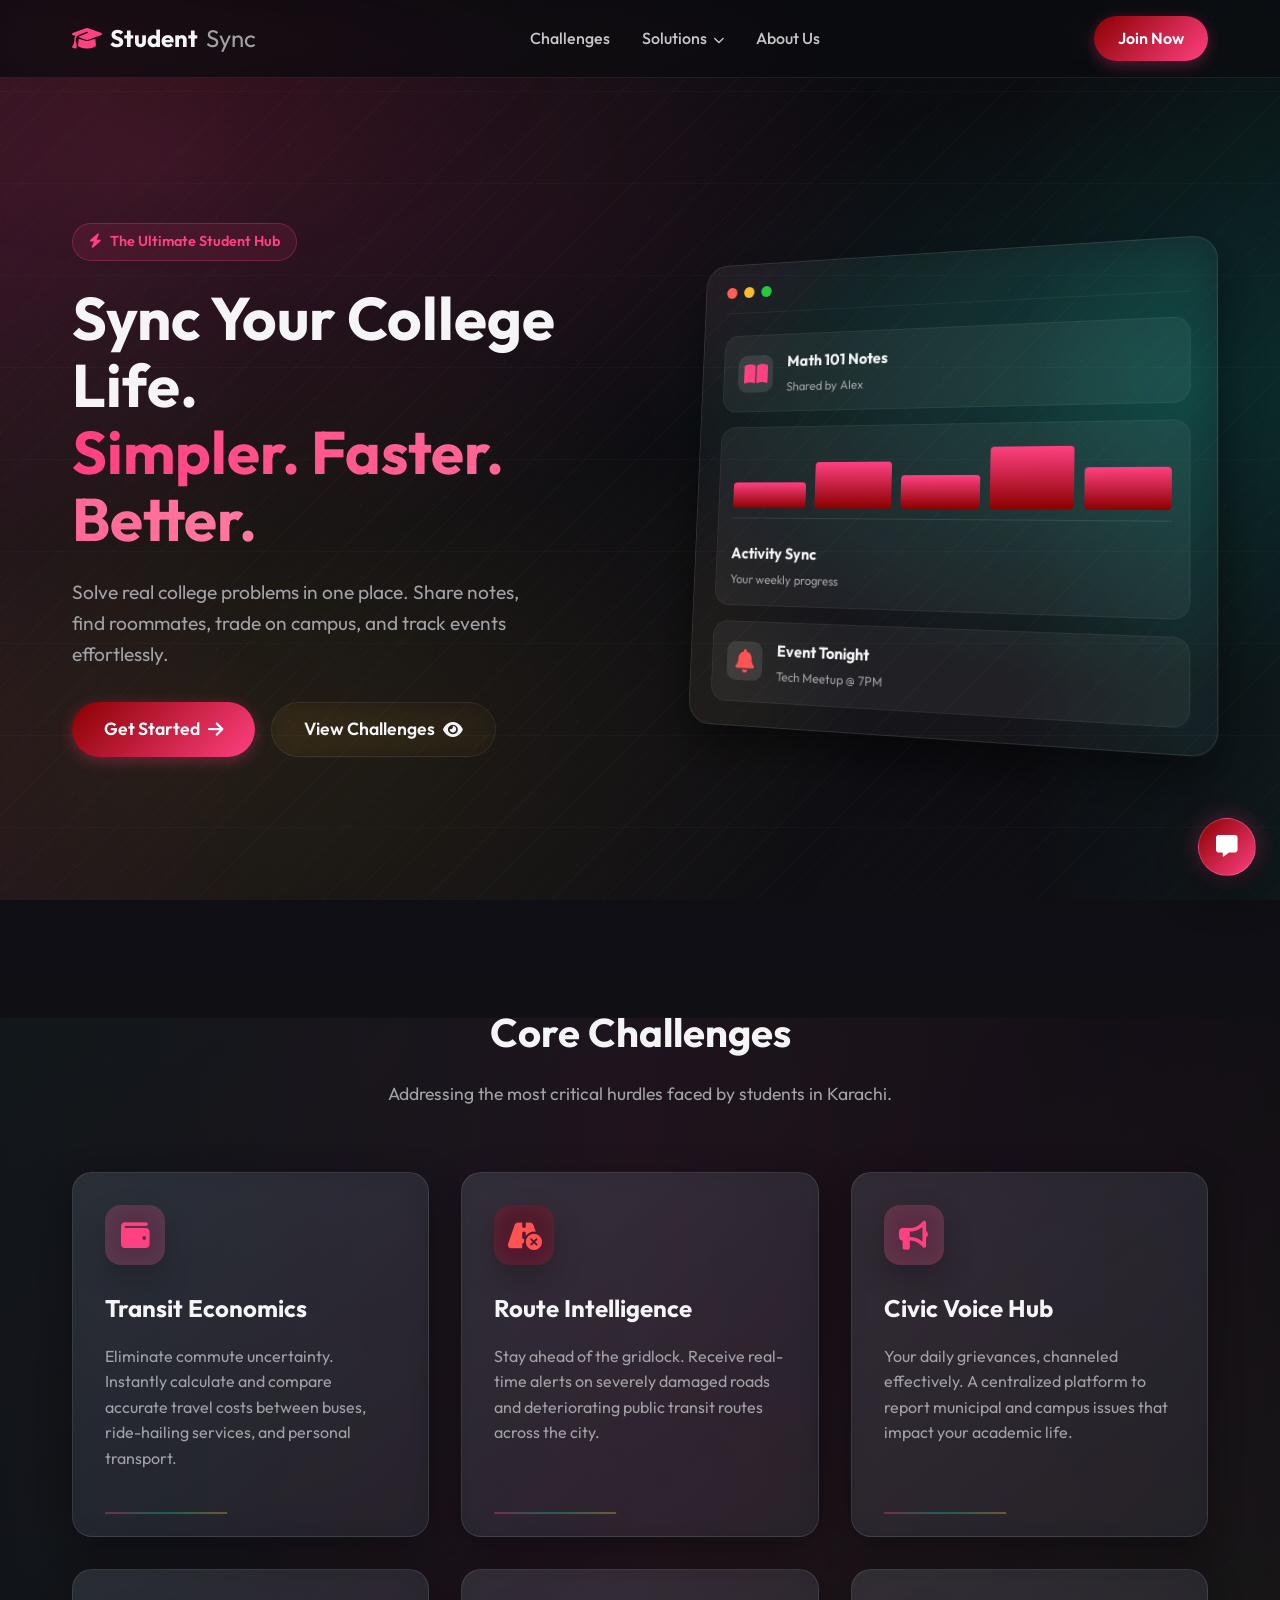
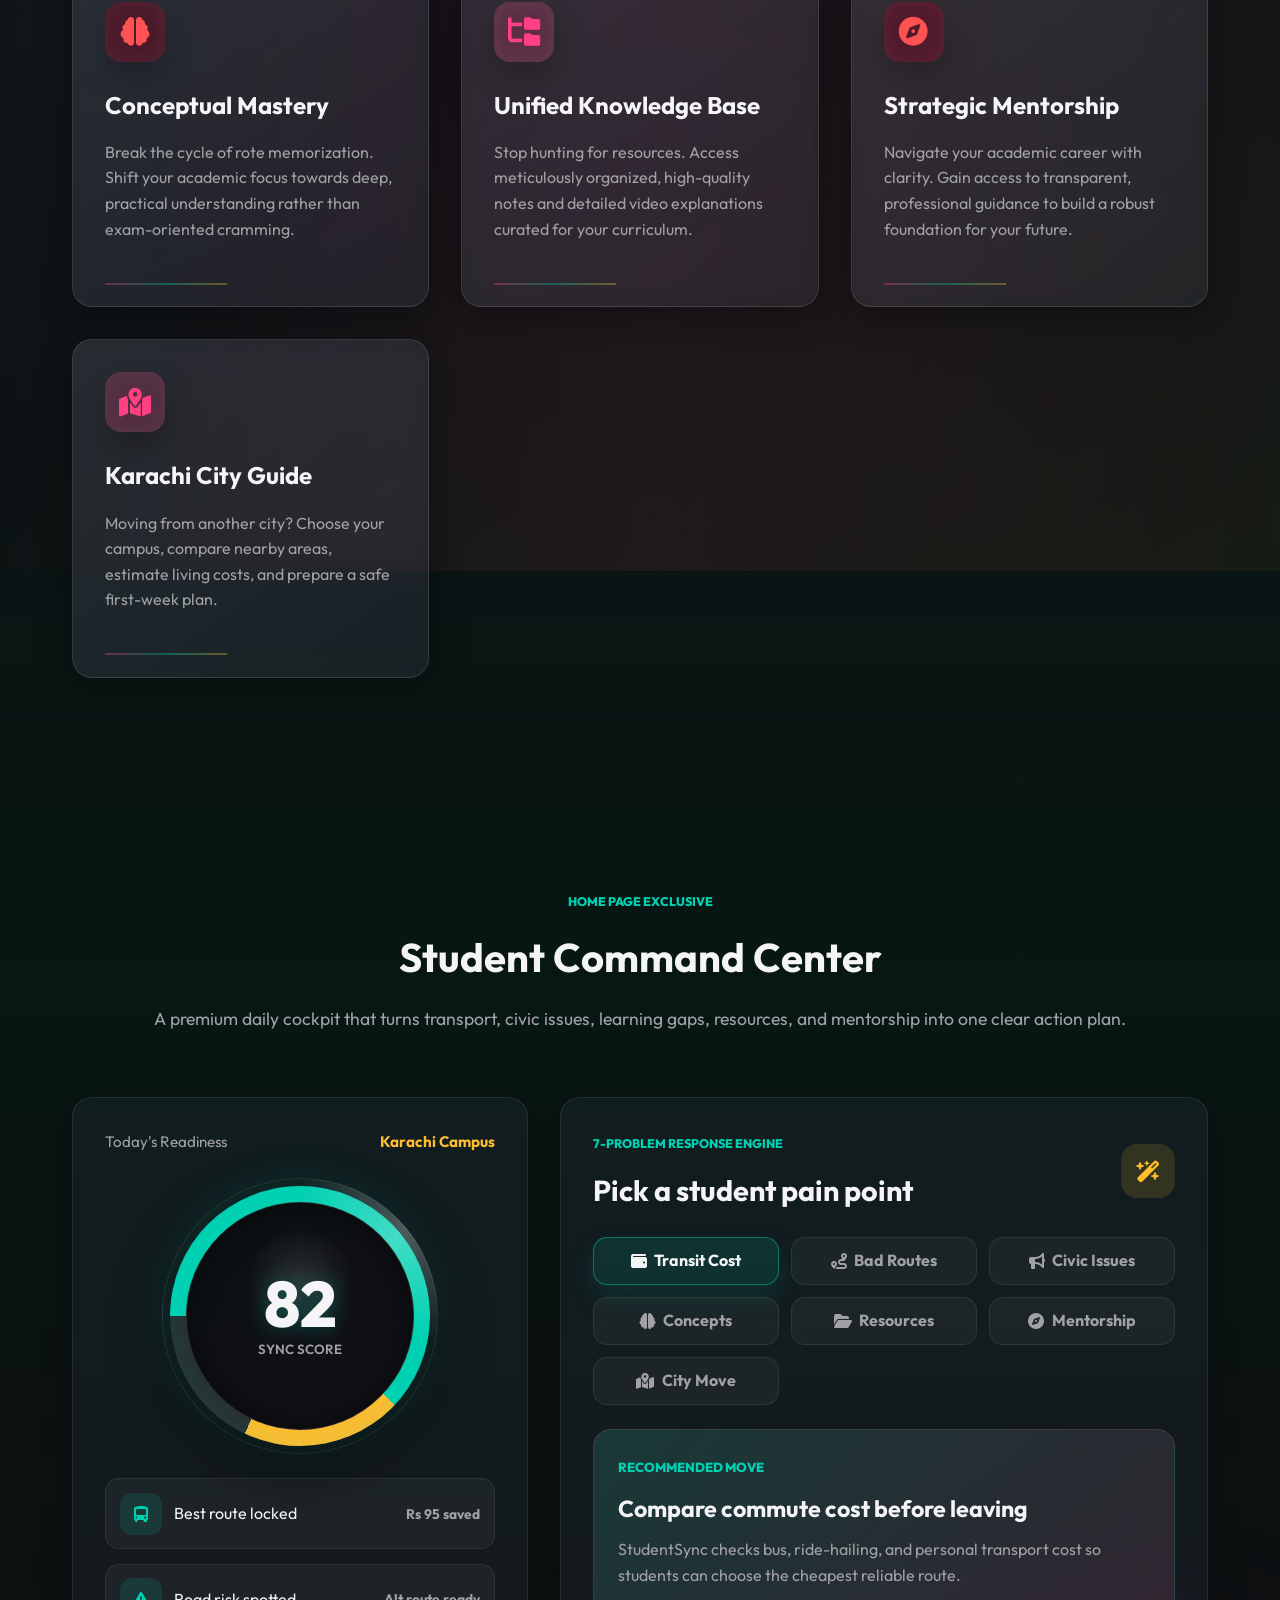
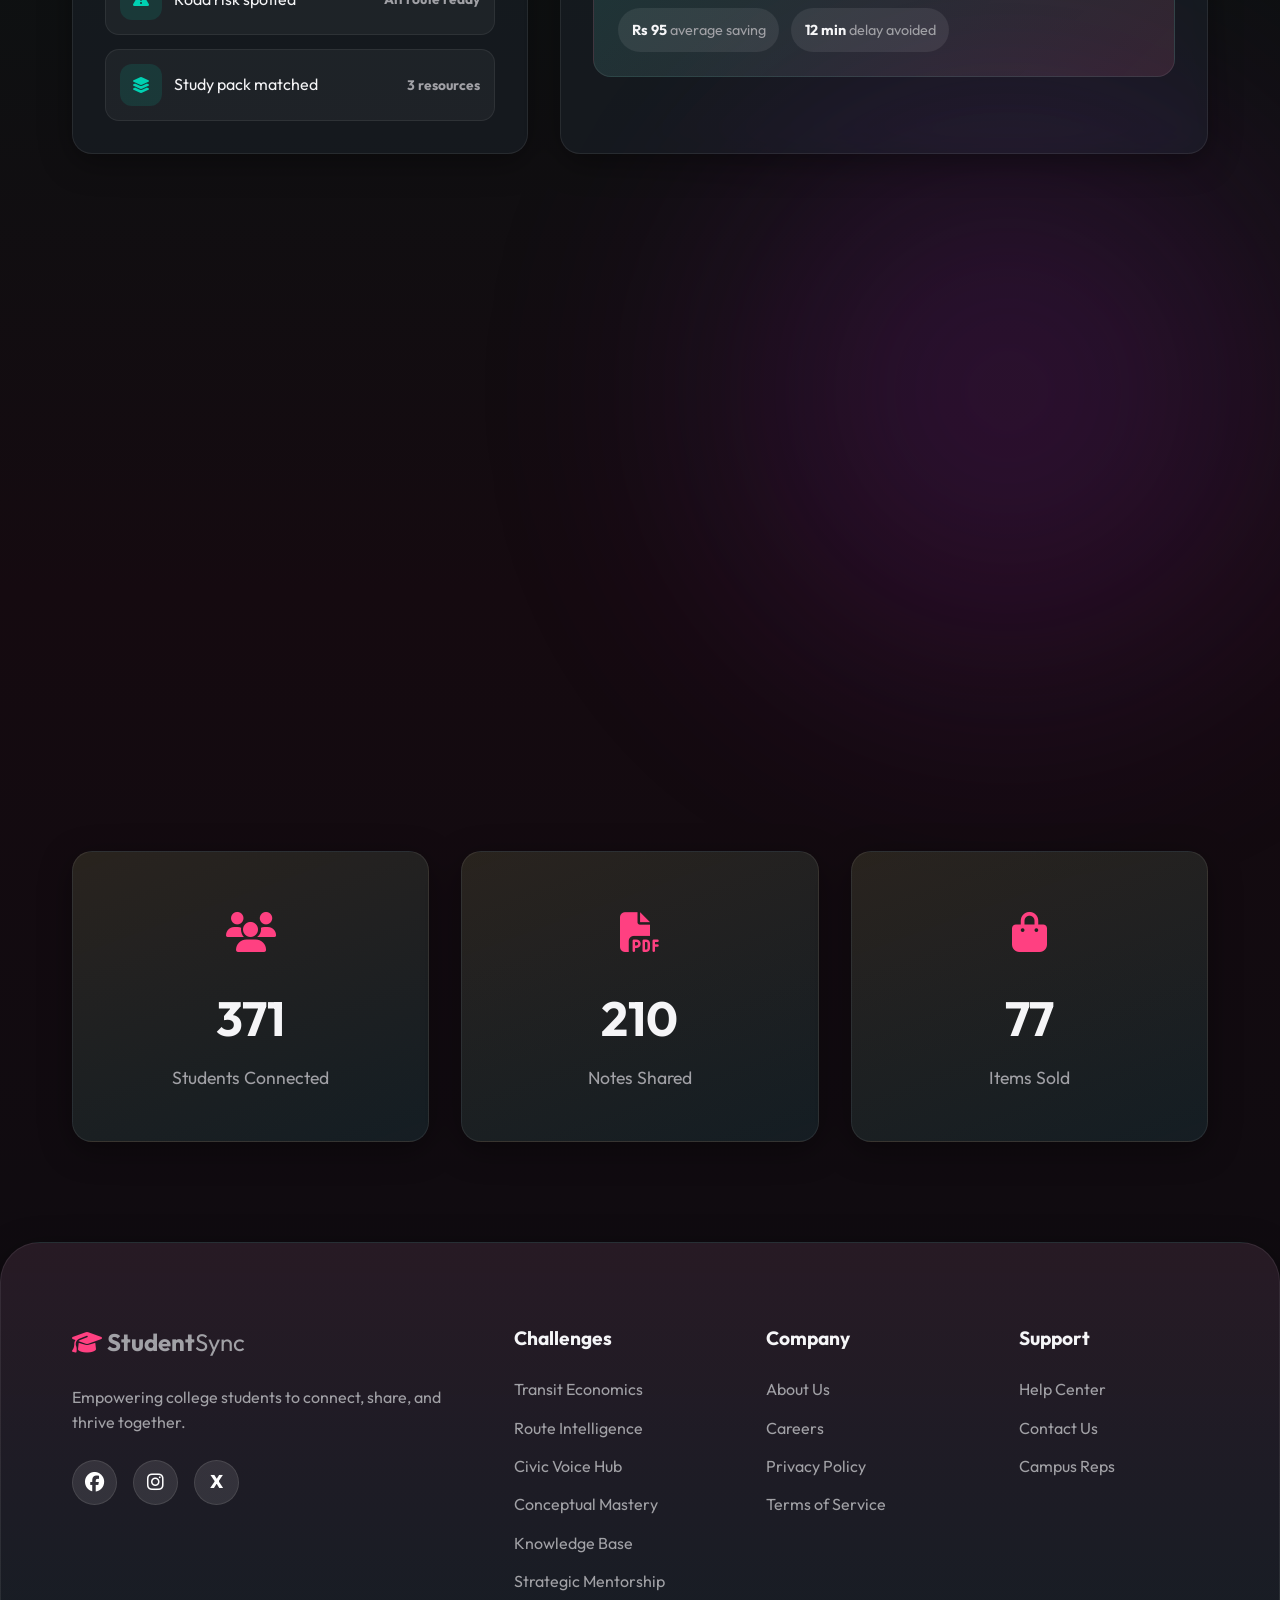
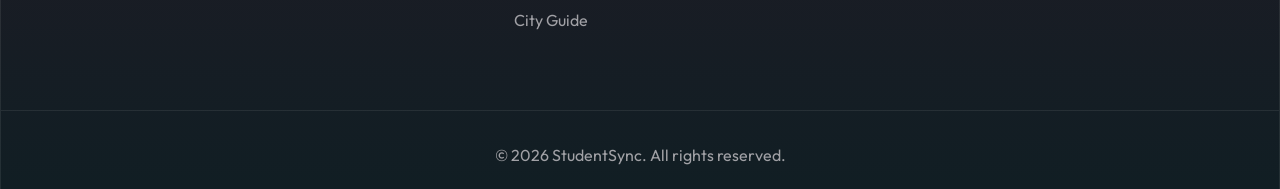
<file: index.html>
<!DOCTYPE html>
<html lang="en">
<head>
    <meta charset="UTF-8">
    <meta name="viewport" content="width=device-width, initial-scale=1.0">
    <title>StudentSync | Sync Your College Life</title>
    <meta name="description" content="A premium web portal solving college student problems: notes sharing, roommate search, campus marketplace, and event tracking.">
    <!-- Google Fonts: Outfit -->
    <link rel="preconnect" href="https://fonts.googleapis.com">
    <link rel="preconnect" href="https://fonts.gstatic.com" crossorigin>
    <link href="https://fonts.googleapis.com/css2?family=Outfit:wght@300;400;500;600;700;800&display=swap" rel="stylesheet">
    <!-- FontAwesome -->
    <link rel="stylesheet" href="https://cdnjs.cloudflare.com/ajax/libs/font-awesome/6.4.0/css/all.min.css">
    <!-- Custom CSS -->
    <link rel="stylesheet" href="style.css">
</head>
<body>
    <!-- Background Elements -->
    <div class="bg-gradient bg-gradient-1"></div>
    <div class="bg-gradient bg-gradient-2"></div>
    
    <!-- Navbar -->
    <header class="navbar">
        <div class="container nav-container">
            <a href="#" class="logo">
                <i class="fa-solid fa-graduation-cap"></i>
                Student<span>Sync</span>
            </a>
            <nav class="nav-links">
                <a href="index.html#features" class="active">Challenges</a>
                <div class="dropdown">
                    <a href="#" class="dropbtn">Solutions <i class="fa-solid fa-chevron-down" style="font-size: 0.7rem; margin-left: 3px;"></i></a>
                    <div class="dropdown-content">
                        <a href="transit-economics.html">Transit Economics</a>
                        <a href="route-intelligence.html">Route Intelligence</a>
                        <a href="civic-voice.html">Civic Voice Hub</a>
                        <a href="conceptual-mastery.html">Conceptual Mastery</a>
                        <a href="knowledge-base.html">Knowledge Base</a>
                        <a href="strategic-mentorship.html">Strategic Mentorship</a>
                        <a href="city-guide.html">City Guide</a>
                    </div>
                </div>
                <a href="about.html">About Us</a>
            </nav>
            <div class="nav-actions">
                <a href="contact.html" class="btn btn-primary" style="text-decoration: none;">Join Now</a>
            </div>
        </div>
    </header>

    <main>
        <!-- Hero Section -->
        <section class="hero">
            <div class="container hero-container">
                <div class="hero-content animate-on-scroll">
                    <div class="badge"><i class="fa-solid fa-bolt"></i> The Ultimate Student Hub</div>
                    <h1>Sync Your College Life.<br><span class="text-gradient">Simpler. Faster. Better.</span></h1>
                    <p class="hero-subtitle">Solve real college problems in one place. Share notes, find roommates, trade on campus, and track events effortlessly.</p>
                    <div class="hero-buttons">
                        <a href="contact.html" class="btn btn-primary btn-large" style="text-decoration: none;">Get Started <i class="fa-solid fa-arrow-right"></i></a>
                        <a href="index.html#features" class="btn btn-outline btn-large" style="text-decoration: none;">View Challenges <i class="fa-solid fa-eye"></i></a>
                    </div>
                </div>
                <div class="hero-visual animate-on-scroll">
                    <!-- Simulated 3D Glass Dashboard mockup -->
                    <div class="glass-dashboard">
                        <div class="dash-header">
                            <div class="dots">
                                <span></span><span></span><span></span>
                            </div>
                        </div>
                        <div class="dash-body">
                            <div class="dash-card small floating" style="animation-delay: 0s;">
                                <i class="fa-solid fa-book-open text-accent"></i>
                                <div>
                                    <h4>Math 101 Notes</h4>
                                    <p>Shared by Alex</p>
                                </div>
                            </div>
                            <div class="dash-card large floating" style="animation-delay: 1s;">
                                <div class="dash-chart">
                                    <div class="bar" style="height: 40%"></div>
                                    <div class="bar" style="height: 70%"></div>
                                    <div class="bar" style="height: 50%"></div>
                                    <div class="bar" style="height: 90%"></div>
                                    <div class="bar" style="height: 60%"></div>
                                </div>
                                <div class="dash-info">
                                    <h4>Activity Sync</h4>
                                    <p>Your weekly progress</p>
                                </div>
                            </div>
                            <div class="dash-card small alert floating" style="animation-delay: 0.5s;">
                                <i class="fa-solid fa-bell text-crimson"></i>
                                <div>
                                    <h4>Event Tonight</h4>
                                    <p>Tech Meetup @ 7PM</p>
                                </div>
                            </div>
                        </div>
                    </div>
                </div>
            </div>
        </section>

        <!-- Core Challenges Grid -->
        <section id="features" class="features">
            <div class="container">
                <div class="section-header animate-on-scroll">
                    <h2>Core Challenges</h2>
                    <p>Addressing the most critical hurdles faced by students in Karachi.</p>
                </div>
                
                <div class="features-grid">
                    <!-- Transit Economics -->
                    <div class="feature-card glass-card animate-on-scroll" onclick="window.location.href='transit-economics.html'" style="cursor: pointer;">
                        <div class="feature-icon bg-accent">
                            <i class="fa-solid fa-wallet"></i>
                        </div>
                        <h3>Transit Economics</h3>
                        <p>Eliminate commute uncertainty. Instantly calculate and compare accurate travel costs between buses, ride-hailing services, and personal transport.</p>
                    </div>

                    <!-- Route Intelligence -->
                    <div class="feature-card glass-card animate-on-scroll" style="transition-delay: 0.1s; cursor: pointer;" onclick="window.location.href='route-intelligence.html'">
                        <div class="feature-icon bg-crimson">
                            <i class="fa-solid fa-road-circle-xmark"></i>
                        </div>
                        <h3>Route Intelligence</h3>
                        <p>Stay ahead of the gridlock. Receive real-time alerts on severely damaged roads and deteriorating public transit routes across the city.</p>
                    </div>

                    <!-- Civic Voice Hub -->
                    <div class="feature-card glass-card animate-on-scroll" style="transition-delay: 0.2s; cursor: pointer;" onclick="window.location.href='civic-voice.html'">
                        <div class="feature-icon bg-accent">
                            <i class="fa-solid fa-bullhorn"></i>
                        </div>
                        <h3>Civic Voice Hub</h3>
                        <p>Your daily grievances, channeled effectively. A centralized platform to report municipal and campus issues that impact your academic life.</p>
                    </div>

                    <!-- Conceptual Mastery -->
                    <div class="feature-card glass-card animate-on-scroll" style="transition-delay: 0.3s; cursor: pointer;" onclick="window.location.href='conceptual-mastery.html'">
                        <div class="feature-icon bg-crimson">
                            <i class="fa-solid fa-brain"></i>
                        </div>
                        <h3>Conceptual Mastery</h3>
                        <p>Break the cycle of rote memorization. Shift your academic focus towards deep, practical understanding rather than exam-oriented cramming.</p>
                    </div>

                    <!-- Unified Knowledge Base -->
                    <div class="feature-card glass-card animate-on-scroll" style="transition-delay: 0.4s; cursor: pointer;" onclick="window.location.href='knowledge-base.html'">
                        <div class="feature-icon bg-accent">
                            <i class="fa-solid fa-folder-tree"></i>
                        </div>
                        <h3>Unified Knowledge Base</h3>
                        <p>Stop hunting for resources. Access meticulously organized, high-quality notes and detailed video explanations curated for your curriculum.</p>
                    </div>

                    <!-- Strategic Mentorship -->
                    <div class="feature-card glass-card animate-on-scroll" style="transition-delay: 0.5s; cursor: pointer;" onclick="window.location.href='strategic-mentorship.html'">
                        <div class="feature-icon bg-crimson">
                            <i class="fa-solid fa-compass"></i>
                        </div>
                        <h3>Strategic Mentorship</h3>
                        <p>Navigate your academic career with clarity. Gain access to transparent, professional guidance to build a robust foundation for your future.</p>
                    </div>

                    <!-- Karachi City Guide -->
                    <div class="feature-card glass-card animate-on-scroll" style="transition-delay: 0.6s; cursor: pointer;" onclick="window.location.href='city-guide.html'">
                        <div class="feature-icon bg-accent">
                            <i class="fa-solid fa-map-location-dot"></i>
                        </div>
                        <h3>Karachi City Guide</h3>
                        <p>Moving from another city? Choose your campus, compare nearby areas, estimate living costs, and prepare a safe first-week plan.</p>
                    </div>
                </div>
            </div>
        </section>

        <!-- Student Command Center -->
        <section id="command-center" class="command-center-section">
            <div class="container">
                <div class="section-header animate-on-scroll">
                    <span class="section-kicker">Home page exclusive</span>
                    <h2>Student Command Center</h2>
                    <p>A premium daily cockpit that turns transport, civic issues, learning gaps, resources, and mentorship into one clear action plan.</p>
                </div>

                <div class="command-grid">
                    <div class="readiness-panel glass-card animate-on-scroll">
                        <div class="panel-topline">
                            <span>Today's Readiness</span>
                            <strong>Karachi Campus</strong>
                        </div>
                        <div class="readiness-meter" aria-label="Student readiness score 82 percent">
                            <span>82</span>
                            <small>sync score</small>
                        </div>
                        <div class="readiness-list">
                            <div>
                                <i class="fa-solid fa-bus-simple"></i>
                                <span>Best route locked</span>
                                <strong>Rs 95 saved</strong>
                            </div>
                            <div>
                                <i class="fa-solid fa-triangle-exclamation"></i>
                                <span>Road risk spotted</span>
                                <strong>Alt route ready</strong>
                            </div>
                            <div>
                                <i class="fa-solid fa-layer-group"></i>
                                <span>Study pack matched</span>
                                <strong>3 resources</strong>
                            </div>
                        </div>
                    </div>

                    <div class="solution-engine glass-card animate-on-scroll" style="transition-delay: 0.1s;">
                        <div class="engine-header">
                            <div>
                                <span class="section-kicker">7-problem response engine</span>
                                <h3>Pick a student pain point</h3>
                            </div>
                            <i class="fa-solid fa-wand-magic-sparkles"></i>
                        </div>

                        <div class="solution-tabs" role="tablist" aria-label="Student problem solutions">
                            <button class="solution-tab active" type="button" data-solution="transit"><i class="fa-solid fa-wallet"></i> Transit Cost</button>
                            <button class="solution-tab" type="button" data-solution="route"><i class="fa-solid fa-route"></i> Bad Routes</button>
                            <button class="solution-tab" type="button" data-solution="civic"><i class="fa-solid fa-bullhorn"></i> Civic Issues</button>
                            <button class="solution-tab" type="button" data-solution="concept"><i class="fa-solid fa-brain"></i> Concepts</button>
                            <button class="solution-tab" type="button" data-solution="knowledge"><i class="fa-solid fa-folder-open"></i> Resources</button>
                            <button class="solution-tab" type="button" data-solution="mentor"><i class="fa-solid fa-compass"></i> Mentorship</button>
                            <button class="solution-tab" type="button" data-solution="city"><i class="fa-solid fa-map-location-dot"></i> City Move</button>
                        </div>

                        <div class="solution-result" id="solutionResult">
                            <span class="result-label">Recommended move</span>
                            <h4>Compare commute cost before leaving</h4>
                            <p>StudentSync checks bus, ride-hailing, and personal transport cost so students can choose the cheapest reliable route.</p>
                            <div class="result-metrics">
                                <span><strong>Rs 95</strong> average saving</span>
                                <span><strong>12 min</strong> delay avoided</span>
                            </div>
                        </div>
                    </div>
                </div>
            </div>
        </section>

        <!-- Premium Intelligence Feed -->
        <section id="live-feed" class="intelligence-section">
            <div class="container">
                <div class="intelligence-board glass-card animate-on-scroll">
                    <div class="board-copy">
                        <span class="section-kicker">Live campus radar</span>
                        <h2>One feed for the next best action.</h2>
                        <p>Instead of random updates, the home page now shows what a student should do next: leave early, revise a weak concept, raise a civic report, or book a mentor session.</p>
                    </div>

                    <div class="radar-feed">
                        <article class="radar-item priority-high">
                            <span class="radar-time">07:40 AM</span>
                            <div>
                                <h4>Route 4 has heavy delay near Shahrah-e-Faisal</h4>
                                <p>Switch to Green Line + 12 minute walk. Estimated saving: Rs 120.</p>
                            </div>
                            <i class="fa-solid fa-arrow-trend-up"></i>
                        </article>
                        <article class="radar-item">
                            <span class="radar-time">10:15 AM</span>
                            <div>
                                <h4>Data Structures weak-topic pack is ready</h4>
                                <p>Stack, queue, and recursion notes are grouped with short video explainers.</p>
                            </div>
                            <i class="fa-solid fa-book-open-reader"></i>
                        </article>
                        <article class="radar-item">
                            <span class="radar-time">01:30 PM</span>
                            <div>
                                <h4>Mentor slot opened for career roadmap</h4>
                                <p>Book a 20-minute session and get a semester action plan.</p>
                            </div>
                            <i class="fa-solid fa-user-tie"></i>
                        </article>
                    </div>
                </div>
            </div>
        </section>

        <!-- Interactive Stats Section -->
        <section id="stats" class="stats-section">
            <div class="container">
                <div class="stats-grid">
                    <div class="stat-card glass-card animate-on-scroll">
                        <div class="stat-icon"><i class="fa-solid fa-users"></i></div>
                        <div class="stat-number" data-target="15420">0</div>
                        <div class="stat-label">Students Connected</div>
                    </div>
                    <div class="stat-card glass-card animate-on-scroll" style="transition-delay: 0.1s;">
                        <div class="stat-icon"><i class="fa-solid fa-file-pdf"></i></div>
                        <div class="stat-number" data-target="8750">0</div>
                        <div class="stat-label">Notes Shared</div>
                    </div>
                    <div class="stat-card glass-card animate-on-scroll" style="transition-delay: 0.2s;">
                        <div class="stat-icon"><i class="fa-solid fa-bag-shopping"></i></div>
                        <div class="stat-number" data-target="3200">0</div>
                        <div class="stat-label">Items Sold</div>
                    </div>
                </div>
            </div>
        </section>
    </main>

    <!-- Footer -->
    <footer class="footer glass-card">
        <div class="container footer-container">
            <div class="footer-col brand-col">
                <a href="#" class="logo">
                    <i class="fa-solid fa-graduation-cap"></i>
                    Student<span>Sync</span>
                </a>
                <p>Empowering college students to connect, share, and thrive together.</p>
                <div class="social-links">
                    <a href="https://www.facebook.com/login" target="_blank" rel="noopener noreferrer" aria-label="Facebook login"><i class="fa-brands fa-facebook"></i></a>
                    <a href="https://www.instagram.com/accounts/login/" target="_blank" rel="noopener noreferrer" aria-label="Instagram login"><i class="fa-brands fa-instagram"></i></a>
                    <a href="https://x.com/i/flow/login" target="_blank" rel="noopener noreferrer" aria-label="X login" class="social-x"><span>X</span></a>
                </div>
            </div>
            <div class="footer-col">
                <h4>Challenges</h4>
                <a href="transit-economics.html">Transit Economics</a>
                <a href="route-intelligence.html">Route Intelligence</a>
                <a href="civic-voice.html">Civic Voice Hub</a>
                <a href="conceptual-mastery.html">Conceptual Mastery</a>
                <a href="knowledge-base.html">Knowledge Base</a>
                <a href="strategic-mentorship.html">Strategic Mentorship</a>
                <a href="city-guide.html">City Guide</a>
            </div>
            <div class="footer-col">
                <h4>Company</h4>
                <a href="about.html">About Us</a>
                <a href="#">Careers</a>
                <a href="#">Privacy Policy</a>
                <a href="#">Terms of Service</a>
            </div>
            <div class="footer-col">
                <h4>Support</h4>
                <a href="#">Help Center</a>
                <a href="#">Contact Us</a>
                <a href="#">Campus Reps</a>
            </div>
        </div>
        <div class="footer-bottom">
            <p>&copy; 2026 StudentSync. All rights reserved.</p>
        </div>
    </footer>

    <!-- Custom JS -->
    <script src="app.js"></script>
    <script src="chatbot.js"></script>
</body>
</html>
</file>
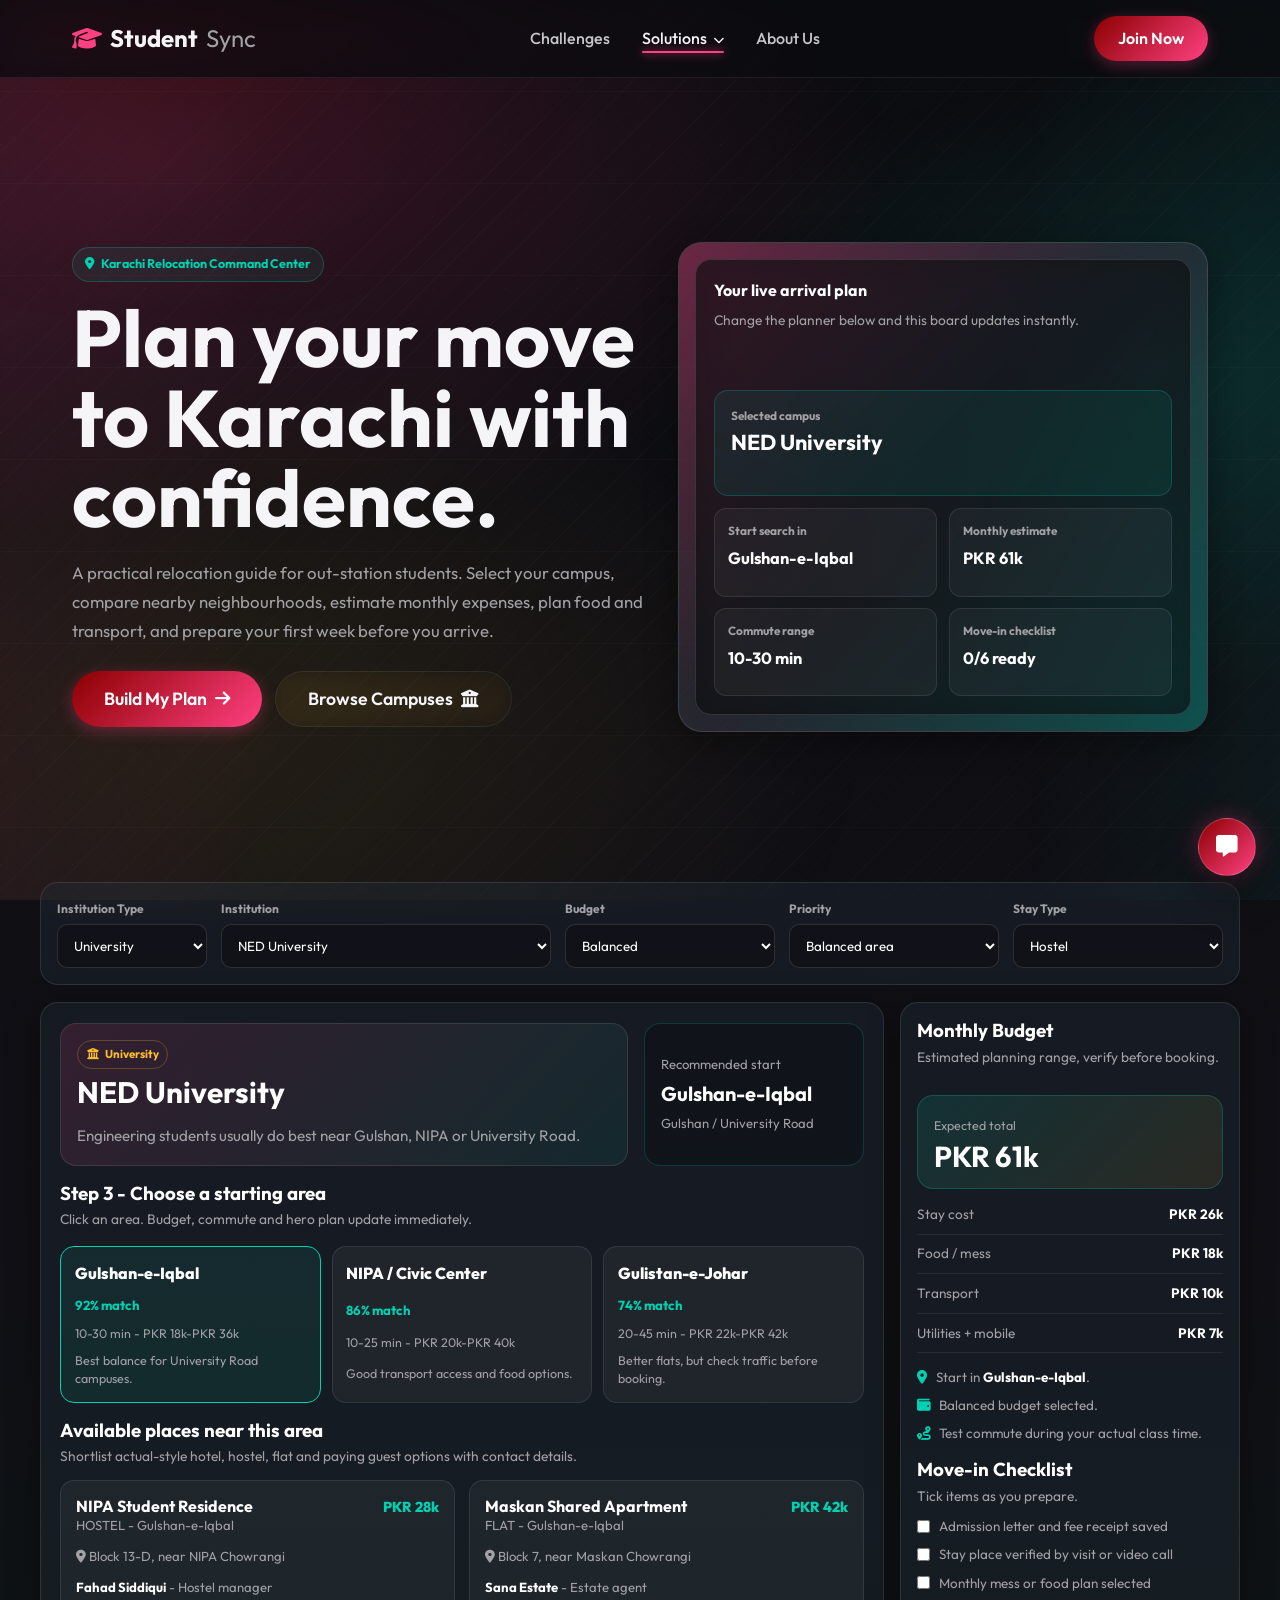
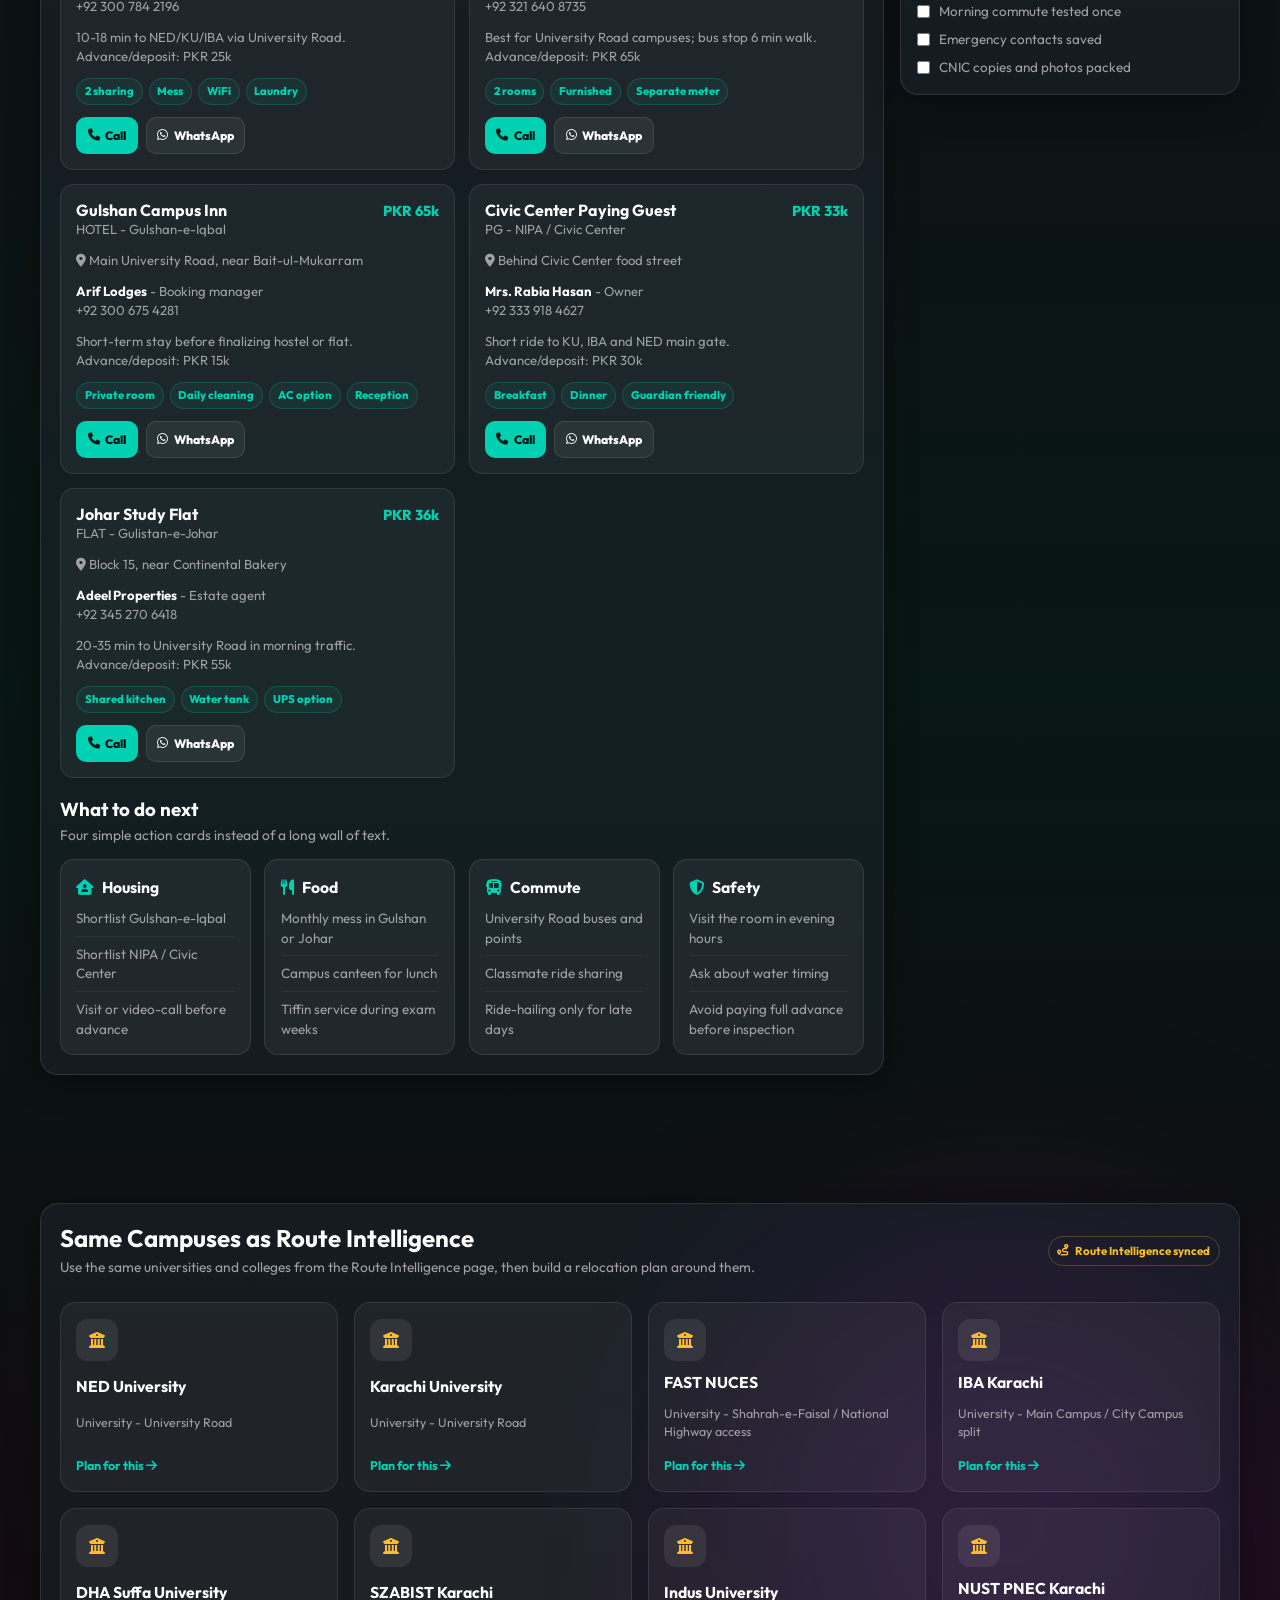
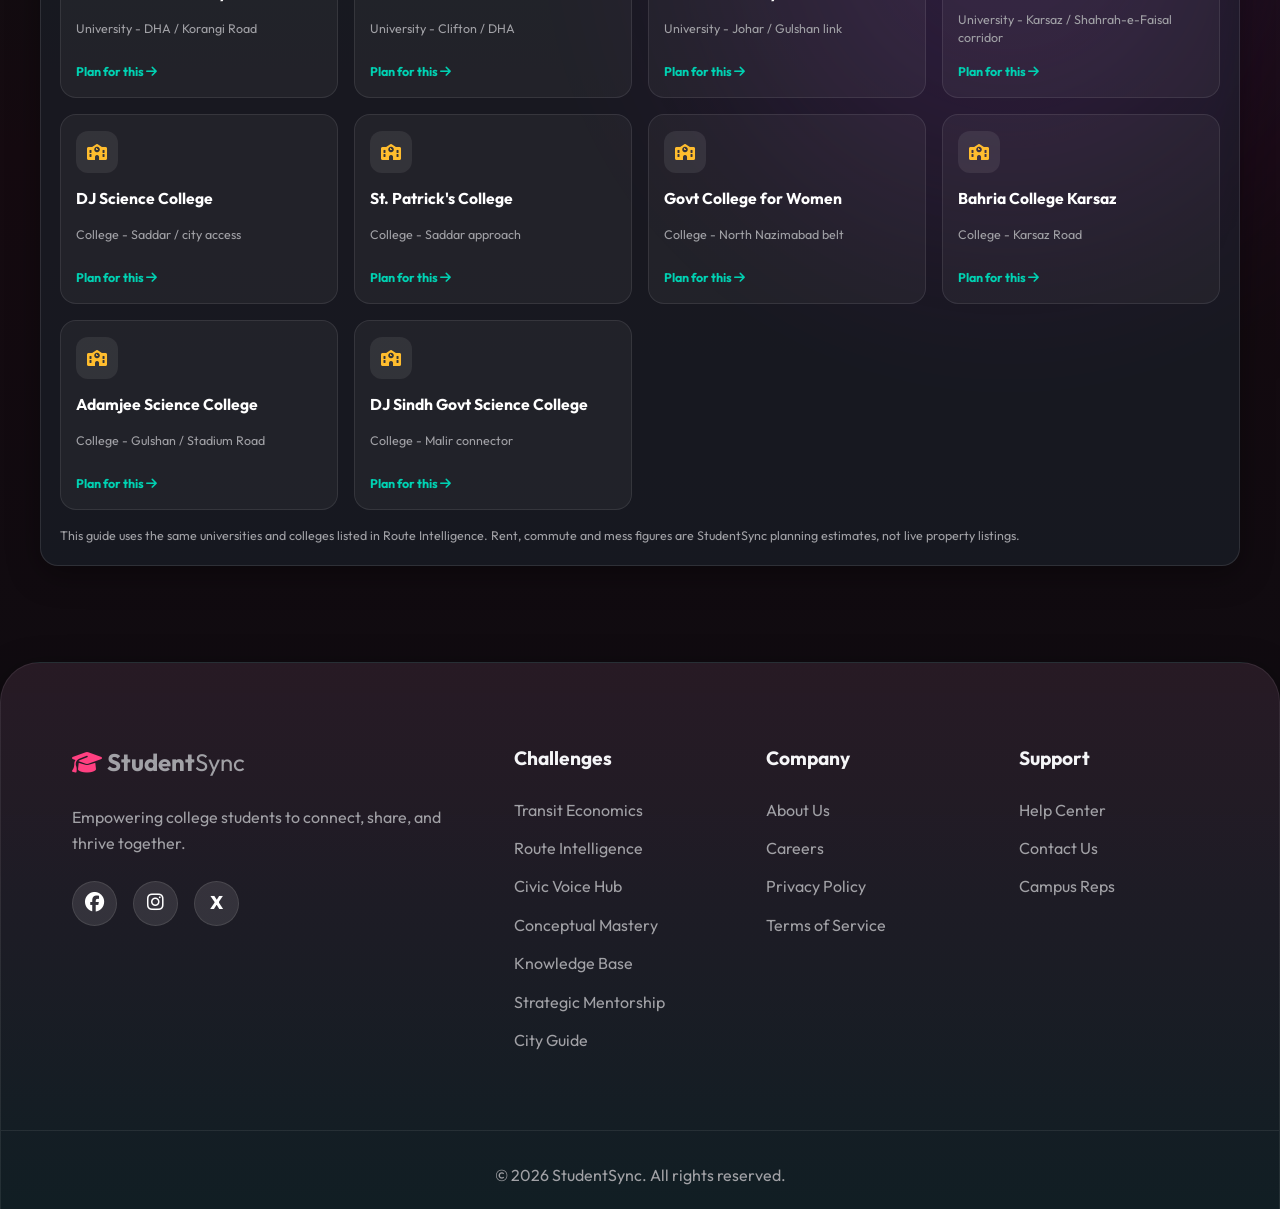
<file: city-guide.html>
<!DOCTYPE html>
<html lang="en">
<head>
    <meta charset="UTF-8">
    <meta name="viewport" content="width=device-width, initial-scale=1.0">
    <title>Karachi City Guide | StudentSync</title>
    <meta name="description" content="A practical relocation guide for out-station students moving to Karachi for university: campus areas, rent, mess, transport, safety, and arrival checklist.">
    <link rel="preconnect" href="https://fonts.googleapis.com">
    <link rel="preconnect" href="https://fonts.gstatic.com" crossorigin>
    <link href="https://fonts.googleapis.com/css2?family=Outfit:wght@300;400;500;600;700;800&display=swap" rel="stylesheet">
    <link rel="stylesheet" href="https://cdnjs.cloudflare.com/ajax/libs/font-awesome/6.4.0/css/all.min.css">
    <link rel="stylesheet" href="style.css">
    <style>
        :root {
            --guide-panel: rgba(31, 40, 51, 0.48);
            --guide-border: rgba(255, 255, 255, 0.1);
            --guide-soft: rgba(255, 255, 255, 0.055);
        }

        body.city-guide-page {
            padding-top: 84px;
        }

        .city-hero {
            min-height: 86vh;
            display: grid;
            align-items: center;
            padding: 4rem 0 2rem;
        }

        .city-hero-grid {
            display: grid;
            grid-template-columns: minmax(0, 1.04fr) minmax(320px, 0.96fr);
            gap: 2rem;
            align-items: center;
        }

        .city-kicker {
            display: inline-flex;
            align-items: center;
            gap: 0.45rem;
            color: var(--accent-mint);
            border: 1px solid rgba(0, 209, 178, 0.25);
            background: rgba(0, 209, 178, 0.08);
            border-radius: 999px;
            padding: 0.4rem 0.75rem;
            font-size: 0.78rem;
            font-weight: 700;
            margin-bottom: 1rem;
        }

        .city-hero h1 {
            font-size: clamp(2.35rem, 7vw, 5rem);
            line-height: 1;
            max-width: 850px;
            margin-bottom: 1.25rem;
            letter-spacing: 0;
        }

        .city-hero-copy {
            color: var(--text-muted);
            max-width: 680px;
            font-size: 1.05rem;
            line-height: 1.75;
        }

        .city-actions {
            display: flex;
            flex-wrap: wrap;
            gap: 0.8rem;
            margin-top: 1.6rem;
        }

        .city-visual {
            min-height: 490px;
            border-radius: 24px;
            overflow: hidden;
            position: relative;
            border: 1px solid rgba(255, 255, 255, 0.12);
            box-shadow: var(--glass-shadow);
            background: linear-gradient(135deg, rgba(255, 64, 129, 0.14), rgba(0, 209, 178, 0.1)), rgba(31, 40, 51, 0.44);
            padding: 1rem;
            display: grid;
            align-content: stretch;
        }

        .city-visual::after {
            content: "";
            position: absolute;
            inset: 0;
            background:
                linear-gradient(135deg, rgba(255, 64, 129, 0.25), transparent 44%),
                linear-gradient(315deg, rgba(0, 209, 178, 0.22), transparent 48%);
        }

        .city-visual-card {
            position: relative;
            z-index: 1;
            height: 100%;
            background: rgba(11, 12, 16, 0.68);
            border: 1px solid rgba(255, 255, 255, 0.13);
            border-radius: 16px;
            padding: 1.1rem;
            backdrop-filter: blur(18px);
            display: grid;
            gap: 1rem;
        }

        .city-visual-card h3 {
            color: white;
            font-size: 1rem;
            margin-bottom: 0.45rem;
        }

        .city-visual-card p {
            color: var(--text-muted);
            font-size: 0.86rem;
            line-height: 1.55;
        }

        .arrival-board {
            display: grid;
            gap: 0.75rem;
        }

        .arrival-main {
            border: 1px solid rgba(0, 209, 178, 0.22);
            border-radius: 14px;
            padding: 1rem;
            background: rgba(0, 209, 178, 0.08);
        }

        .arrival-main span,
        .arrival-stat span {
            display: block;
            color: var(--text-muted);
            font-size: 0.74rem;
            font-weight: 700;
            margin-bottom: 0.28rem;
        }

        .arrival-main strong {
            color: white;
            font-size: 1.35rem;
            line-height: 1.2;
        }

        .arrival-stats {
            display: grid;
            grid-template-columns: repeat(2, minmax(0, 1fr));
            gap: 0.7rem;
        }

        .arrival-stat {
            border: 1px solid rgba(255, 255, 255, 0.09);
            border-radius: 12px;
            padding: 0.85rem;
            background: rgba(255, 255, 255, 0.045);
        }

        .arrival-stat strong {
            color: white;
            font-size: 1.02rem;
            line-height: 1.25;
        }

        .guide-shell {
            padding: 1.5rem 0 5rem;
        }

        .guide-toolbar {
            display: grid;
            grid-template-columns: 150px minmax(240px, 1.1fr) repeat(3, minmax(150px, 0.7fr));
            gap: 0.9rem;
            align-items: end;
            padding: 1rem;
            border-radius: 18px;
            background: var(--guide-panel);
            border: 1px solid var(--guide-border);
            backdrop-filter: blur(18px);
            margin-bottom: 1.1rem;
        }

        .guide-field label {
            display: block;
            color: var(--text-muted);
            font-size: 0.75rem;
            font-weight: 700;
            margin-bottom: 0.35rem;
        }

        .guide-field select {
            width: 100%;
            min-height: 44px;
            border-radius: 10px;
            border: 1px solid rgba(255, 255, 255, 0.12);
            background: rgba(0, 0, 0, 0.28);
            color: white;
            font-family: inherit;
            padding: 0.65rem 0.75rem;
            outline: none;
        }

        .guide-field select option {
            background: var(--bg-dark);
        }

        .guide-dashboard {
            display: grid;
            grid-template-columns: minmax(0, 1fr) 340px;
            gap: 1rem;
            align-items: start;
        }

        .guide-panel,
        .guide-card {
            background: var(--guide-panel);
            border: 1px solid var(--guide-border);
            border-radius: 18px;
            backdrop-filter: blur(18px);
            box-shadow: var(--glass-shadow);
        }

        .guide-panel {
            padding: 1.2rem;
        }

        .guide-card {
            padding: 1rem;
        }

        .guide-section-title {
            display: flex;
            align-items: center;
            justify-content: space-between;
            gap: 1rem;
            margin-bottom: 0.8rem;
        }

        .guide-section-title h2,
        .guide-section-title h3 {
            color: white;
            line-height: 1.2;
        }

        .guide-section-title p {
            color: var(--text-muted);
            font-size: 0.86rem;
            margin-top: 0.25rem;
        }

        .guide-badge {
            display: inline-flex;
            align-items: center;
            gap: 0.35rem;
            color: var(--accent-gold);
            border: 1px solid rgba(255, 189, 46, 0.25);
            border-radius: 999px;
            padding: 0.28rem 0.55rem;
            font-size: 0.72rem;
            font-weight: 700;
            white-space: nowrap;
        }

        .simple-summary {
            display: grid;
            grid-template-columns: minmax(0, 1fr) 220px;
            gap: 1rem;
            margin-bottom: 1rem;
        }

        .simple-summary > div:first-child {
            background: linear-gradient(135deg, rgba(255, 64, 129, 0.13), rgba(0, 209, 178, 0.08));
            border: 1px solid rgba(255, 255, 255, 0.1);
            border-radius: 16px;
            padding: 1rem;
        }

        .simple-summary h2 {
            color: white;
            font-size: clamp(1.35rem, 3vw, 1.85rem);
            margin-bottom: 0.5rem;
            letter-spacing: 0;
        }

        .simple-summary p {
            color: var(--text-muted);
            line-height: 1.6;
            font-size: 0.95rem;
        }

        .simple-score {
            background: rgba(0, 0, 0, 0.22);
            border: 1px solid rgba(0, 209, 178, 0.2);
            border-radius: 16px;
            padding: 1rem;
            display: grid;
            align-content: center;
            gap: 0.5rem;
        }

        .simple-score strong {
            color: white;
            font-size: 1.25rem;
            line-height: 1.2;
        }

        .simple-score span,
        .simple-score small {
            color: var(--text-muted);
            font-size: 0.82rem;
            line-height: 1.45;
        }

        .action-grid {
            display: grid;
            grid-template-columns: repeat(4, minmax(0, 1fr));
            gap: 0.85rem;
        }

        .action-card {
            background: var(--guide-soft);
            border: 1px solid rgba(255, 255, 255, 0.09);
            border-radius: 14px;
            padding: 0.95rem;
        }

        .action-card h3 {
            display: flex;
            align-items: center;
            gap: 0.45rem;
            color: white;
            font-size: 0.98rem;
            margin-bottom: 0.55rem;
        }

        .action-card h3 i {
            color: var(--accent-mint);
        }

        .action-card ul {
            list-style: none;
            display: grid;
            gap: 0.5rem;
        }

        .action-card li {
            color: var(--text-muted);
            font-size: 0.84rem;
            line-height: 1.45;
            border-bottom: 1px solid rgba(255, 255, 255, 0.06);
            padding-bottom: 0.45rem;
        }

        .action-card li:last-child {
            border-bottom: 0;
            padding-bottom: 0;
        }

        .area-list {
            display: grid;
            grid-template-columns: repeat(3, minmax(0, 1fr));
            gap: 0.7rem;
            margin: 1rem 0;
        }

        .area-choice {
            display: grid;
            gap: 0.55rem;
            border: 1px solid rgba(255, 255, 255, 0.09);
            border-radius: 14px;
            padding: 0.85rem;
            background: rgba(255, 255, 255, 0.045);
            color: inherit;
            font: inherit;
            text-align: left;
            cursor: pointer;
            transition: var(--transition);
        }

        .area-choice:hover,
        .area-choice.active {
            border-color: var(--accent-mint);
            background: rgba(0, 209, 178, 0.08);
        }

        .area-choice span {
            color: white;
            font-weight: 800;
        }

        .area-choice strong {
            color: var(--accent-mint);
            font-size: 0.82rem;
        }

        .area-choice small,
        .area-choice em {
            color: var(--text-muted);
            font-size: 0.78rem;
            font-style: normal;
            line-height: 1.45;
        }

        .listing-grid {
            display: grid;
            grid-template-columns: repeat(2, minmax(0, 1fr));
            gap: 0.85rem;
            margin: 0.75rem 0 1.25rem;
        }

        .listing-card {
            display: grid;
            gap: 0.75rem;
            border: 1px solid rgba(255, 255, 255, 0.09);
            border-radius: 14px;
            padding: 0.95rem;
            background: rgba(255, 255, 255, 0.045);
            min-width: 0;
        }

        .listing-head {
            display: flex;
            justify-content: space-between;
            gap: 0.75rem;
            align-items: flex-start;
        }

        .listing-head h3 {
            color: white;
            font-size: 1rem;
            line-height: 1.25;
        }

        .listing-head span {
            color: var(--accent-mint);
            font-weight: 800;
            font-size: 0.9rem;
            white-space: nowrap;
        }

        .listing-meta,
        .listing-contact,
        .listing-route {
            color: var(--text-muted);
            font-size: 0.82rem;
            line-height: 1.45;
            overflow-wrap: anywhere;
        }

        .listing-contact strong {
            color: white;
        }

        .listing-tags {
            display: flex;
            flex-wrap: wrap;
            gap: 0.38rem;
        }

        .listing-tags span {
            border: 1px solid rgba(0, 209, 178, 0.2);
            border-radius: 999px;
            color: var(--accent-mint);
            background: rgba(0, 209, 178, 0.07);
            padding: 0.22rem 0.48rem;
            font-size: 0.7rem;
            font-weight: 800;
        }

        .listing-actions {
            display: flex;
            flex-wrap: wrap;
            gap: 0.5rem;
        }

        .listing-actions a {
            display: inline-flex;
            align-items: center;
            gap: 0.35rem;
            border-radius: 10px;
            padding: 0.48rem 0.65rem;
            text-decoration: none;
            font-size: 0.76rem;
            font-weight: 800;
            border: 1px solid rgba(255, 255, 255, 0.1);
            color: white;
            background: rgba(255, 255, 255, 0.06);
        }

        .listing-actions a:first-child {
            color: #071713;
            background: var(--accent-mint);
            border-color: transparent;
        }

        .budget-card {
            position: sticky;
            top: 96px;
            display: grid;
            gap: 0.9rem;
        }

        .budget-total {
            background: linear-gradient(135deg, rgba(0, 209, 178, 0.13), rgba(255, 189, 46, 0.09));
            border: 1px solid rgba(0, 209, 178, 0.24);
            border-radius: 16px;
            padding: 1rem;
        }

        .budget-total span {
            color: var(--text-muted);
            font-size: 0.78rem;
        }

        .budget-total strong {
            display: block;
            color: white;
            font-size: 1.8rem;
            line-height: 1.1;
            margin-top: 0.2rem;
        }

        .budget-lines {
            display: grid;
            gap: 0.55rem;
        }

        .budget-line {
            display: flex;
            justify-content: space-between;
            gap: 1rem;
            color: var(--text-muted);
            font-size: 0.85rem;
            padding-bottom: 0.5rem;
            border-bottom: 1px solid rgba(255, 255, 255, 0.07);
        }

        .budget-line strong {
            color: white;
            white-space: nowrap;
        }

        .planner-list {
            list-style: none;
            display: grid;
            gap: 0.55rem;
        }

        .planner-list li {
            display: flex;
            gap: 0.55rem;
            color: var(--text-muted);
            font-size: 0.84rem;
            line-height: 1.45;
        }

        .planner-list i {
            color: var(--accent-mint);
            margin-top: 0.18rem;
        }

        .checklist {
            display: grid;
            gap: 0.55rem;
        }

        .check-row {
            display: flex;
            align-items: flex-start;
            gap: 0.55rem;
            color: var(--text-muted);
            font-size: 0.84rem;
            line-height: 1.45;
            cursor: pointer;
        }

        .check-row input {
            accent-color: var(--accent-mint);
            margin-top: 0.18rem;
        }

        .check-row:has(input:checked) span {
            color: white;
            text-decoration: line-through;
            text-decoration-color: rgba(0, 209, 178, 0.7);
        }

        .top-campus-grid {
            display: grid;
            grid-template-columns: repeat(auto-fill, minmax(min(100%, 220px), 1fr));
            gap: 1rem;
            margin-top: 1.5rem;
        }

        .campus-card {
            border: 1px solid rgba(255, 255, 255, 0.09);
            border-radius: 16px;
            padding: 0.95rem;
            background: rgba(255, 255, 255, 0.045);
            display: grid;
            gap: 0.55rem;
            min-height: 190px;
        }

        .campus-icon {
            width: 42px;
            height: 42px;
            border-radius: 12px;
            display: inline-flex;
            align-items: center;
            justify-content: center;
            background: rgba(255, 255, 255, 0.08);
            color: var(--accent-gold);
        }

        .campus-card h3 {
            color: white;
            font-size: 0.98rem;
            line-height: 1.25;
        }

        .campus-card p {
            color: var(--text-muted);
            font-size: 0.78rem;
            line-height: 1.45;
        }

        .campus-card button {
            margin-top: auto;
            border: 0;
            background: transparent;
            color: var(--accent-mint);
            font: inherit;
            font-size: 0.78rem;
            font-weight: 700;
            text-align: left;
            cursor: pointer;
        }

        .source-strip {
            margin-top: 1rem;
            color: var(--text-muted);
            font-size: 0.78rem;
            line-height: 1.55;
        }

        .source-strip a {
            color: var(--accent-gold);
            text-decoration: none;
            font-weight: 700;
        }

        /* Responsive Breakpoints */
        @media (max-width: 1200px) {
            .guide-toolbar {
                grid-template-columns: repeat(3, minmax(0, 1fr));
            }
            .action-grid {
                grid-template-columns: repeat(2, minmax(0, 1fr));
            }
        }

        @media (max-width: 1050px) {
            .city-hero-grid,
            .guide-dashboard,
            .simple-summary {
                grid-template-columns: 1fr;
            }

            .budget-card {
                position: static;
            }

            .guide-toolbar {
                grid-template-columns: repeat(2, minmax(0, 1fr));
            }

            .guide-toolbar .guide-field:last-child {
                grid-column: span 2;
            }

            .area-list {
                grid-template-columns: repeat(2, minmax(0, 1fr));
            }
        }

        @media (max-width: 768px) {
            body.city-guide-page {
                padding-top: 116px;
            }

            .container {
                padding: 0 1.25rem;
            }

            .city-hero {
                min-height: auto;
                padding: 2.4rem 0 1.5rem;
            }

            .city-visual {
                min-height: 320px;
                border-radius: 16px;
            }

            .city-hero h1 {
                font-size: clamp(2rem, 6vw, 2.75rem);
            }

            .city-hero-copy {
                font-size: 0.95rem;
            }

            .guide-toolbar,
            .action-grid,
            .area-list,
            .listing-grid {
                grid-template-columns: 1fr;
            }

            .guide-toolbar .guide-field:last-child {
                grid-column: auto;
            }

            .guide-panel,
            .guide-card {
                border-radius: 14px;
                padding: 1rem;
            }

            .city-actions {
                flex-direction: column;
            }

            .city-actions .btn {
                width: 100%;
                justify-content: center;
                text-align: center;
            }

            .guide-section-title {
                align-items: flex-start;
                flex-direction: column;
                gap: 0.5rem;
            }
            
            .simple-score {
                padding: 0.75rem;
            }
        }

        @media (max-width: 480px) {
            .arrival-stats {
                grid-template-columns: 1fr;
            }
            
            .city-hero h1 {
                font-size: 1.85rem;
            }
            
            .guide-dashboard {
                gap: 0.75rem;
            }
            
            .budget-total strong {
                font-size: 1.5rem;
            }
            
            .arrival-main strong {
                font-size: 1.15rem;
            }
            
            .guide-badge {
                font-size: 0.65rem;
                padding: 0.25rem 0.45rem;
            }
        }
    </style>
</head>
<body class="city-guide-page">
    <div class="bg-gradient bg-gradient-1"></div>
    <div class="bg-gradient bg-gradient-2"></div>

    <header class="navbar">
        <div class="container nav-container">
            <a href="index.html" class="logo">
                <i class="fa-solid fa-graduation-cap"></i>
                Student<span>Sync</span>
            </a>
            <nav class="nav-links">
                <a href="index.html#features">Challenges</a>
                <div class="dropdown">
                    <a href="#" class="dropbtn active">Solutions <i class="fa-solid fa-chevron-down" style="font-size: 0.7rem; margin-left: 3px;"></i></a>
                    <div class="dropdown-content">
                        <a href="transit-economics.html">Transit Economics</a>
                        <a href="route-intelligence.html">Route Intelligence</a>
                        <a href="civic-voice.html">Civic Voice Hub</a>
                        <a href="conceptual-mastery.html">Conceptual Mastery</a>
                        <a href="knowledge-base.html">Knowledge Base</a>
                        <a href="strategic-mentorship.html">Strategic Mentorship</a>
                        <a href="city-guide.html" class="active">City Guide</a>
                    </div>
                </div>
                <a href="about.html">About Us</a>
            </nav>
            <div class="nav-actions">
                <a href="contact.html" class="btn btn-primary" style="text-decoration: none;">Join Now</a>
            </div>
        </div>
    </header>

    <main>
        <section class="city-hero">
            <div class="container city-hero-grid">
                <div>
                    <span class="city-kicker"><i class="fa-solid fa-location-dot"></i> Karachi Relocation Command Center</span>
                    <h1>Plan your move to Karachi with confidence.</h1>
                    <p class="city-hero-copy">A practical relocation guide for out-station students. Select your campus, compare nearby neighbourhoods, estimate monthly expenses, plan food and transport, and prepare your first week before you arrive.</p>
                    <div class="city-actions">
                        <a href="#relocation-planner" class="btn btn-primary btn-large" style="text-decoration:none;">Build My Plan <i class="fa-solid fa-arrow-right"></i></a>
                        <a href="#top-campuses" class="btn btn-outline btn-large" style="text-decoration:none;">Browse Campuses <i class="fa-solid fa-building-columns"></i></a>
                    </div>
                </div>
                <div class="city-visual" role="img" aria-label="Karachi city visual for incoming students">
                    <div class="city-visual-card">
                        <div>
                            <h3>Your live arrival plan</h3>
                            <p>Change the planner below and this board updates instantly.</p>
                        </div>
                        <div class="arrival-board">
                            <div class="arrival-main">
                                <span>Selected campus</span>
                                <strong id="heroCampusName">NED University</strong>
                            </div>
                            <div class="arrival-stats">
                                <div class="arrival-stat">
                                    <span>Start search in</span>
                                    <strong id="heroAreaName">Gulshan-e-Iqbal</strong>
                                </div>
                                <div class="arrival-stat">
                                    <span>Monthly estimate</span>
                                    <strong id="heroBudget">PKR 0</strong>
                                </div>
                                <div class="arrival-stat">
                                    <span>Commute range</span>
                                    <strong id="heroCommute">10-30 min</strong>
                                </div>
                                <div class="arrival-stat">
                                    <span>Move-in checklist</span>
                                    <strong id="heroChecklist">0/6 ready</strong>
                                </div>
                            </div>
                        </div>
                    </div>
                </div>
            </div>
        </section>

        <section class="guide-shell container" id="relocation-planner">
            <div class="guide-toolbar">
                <div class="guide-field">
                    <label for="typeSelect">Institution Type</label>
                    <select id="typeSelect">
                        <option value="university">University</option>
                        <option value="college">College</option>
                    </select>
                </div>
                <div class="guide-field">
                    <label for="uniSelect">Institution</label>
                    <select id="uniSelect"></select>
                </div>
                <div class="guide-field">
                    <label for="budgetSelect">Budget</label>
                    <select id="budgetSelect">
                        <option value="lean">Lean</option>
                        <option value="balanced" selected>Balanced</option>
                        <option value="comfort">Comfort</option>
                    </select>
                </div>
                <div class="guide-field">
                    <label for="prioritySelect">Priority</label>
                    <select id="prioritySelect">
                        <option value="near">Near campus</option>
                        <option value="balanced" selected>Balanced area</option>
                        <option value="cheap">Lower rent</option>
                    </select>
                </div>
                <div class="guide-field">
                    <label for="staySelect">Stay Type</label>
                    <select id="staySelect">
                        <option value="hostel" selected>Hostel</option>
                        <option value="hotel">Hotel / guest house</option>
                        <option value="pg">Paying guest</option>
                        <option value="flat">Shared flat</option>
                    </select>
                </div>
            </div>

            <div class="guide-dashboard">
                <div class="guide-panel">
                    <div id="guideContent"></div>
                    <div class="guide-section-title">
                        <div>
                            <h3>Step 3 - Choose a starting area</h3>
                            <p>Click an area. Budget, commute and hero plan update immediately.</p>
                        </div>
                    </div>
                    <div class="area-list" id="areaOptions"></div>
                    <div class="guide-section-title">
                        <div>
                            <h3>Available places near this area</h3>
                            <p>Shortlist actual-style hotel, hostel, flat and paying guest options with contact details.</p>
                        </div>
                    </div>
                    <div class="listing-grid" id="propertyListings"></div>
                    <div class="guide-section-title">
                        <div>
                            <h3>What to do next</h3>
                            <p>Four simple action cards instead of a long wall of text.</p>
                        </div>
                    </div>
                    <div class="action-grid" id="actionCards"></div>
                </div>

                <aside class="guide-card budget-card">
                    <div class="guide-section-title">
                        <div>
                            <h3>Monthly Budget</h3>
                            <p>Estimated planning range, verify before booking.</p>
                        </div>
                    </div>
                    <div class="budget-total">
                        <span>Expected total</span>
                        <strong id="budgetTotal">PKR 0</strong>
                    </div>
                    <div class="budget-lines" id="budgetLines"></div>
                    <ul class="planner-list" id="quickPlan"></ul>
                    <div>
                        <div class="guide-section-title" style="margin:0 0 .65rem;">
                            <div>
                                <h3>Move-in Checklist</h3>
                                <p>Tick items as you prepare.</p>
                            </div>
                        </div>
                        <div class="checklist" id="checklist"></div>
                    </div>
                </aside>
            </div>
        </section>

        <section class="container guide-panel" id="top-campuses" style="margin-top: 3rem; margin-bottom: 6rem; position: relative; z-index: 2;">
            <div class="guide-section-title">
                <div>
                    <h2>Same Campuses as Route Intelligence</h2>
                    <p>Use the same universities and colleges from the Route Intelligence page, then build a relocation plan around them.</p>
                </div>
                <span class="guide-badge"><i class="fa-solid fa-route"></i> Route Intelligence synced</span>
            </div>
            <div class="top-campus-grid" id="topCampusGrid"></div>
            <p class="source-strip">
                This guide uses the same universities and colleges listed in Route Intelligence. Rent, commute and mess figures are StudentSync planning estimates, not live property listings.
            </p>
        </section>
    </main>

    <footer class="footer glass-card">
        <div class="container footer-container">
            <div class="footer-col brand-col">
                <a href="index.html" class="logo">
                    <i class="fa-solid fa-graduation-cap"></i>
                    Student<span>Sync</span>
                </a>
                <p>Empowering college students to connect, share, and thrive together.</p>
                <div class="social-links">
                    <a href="https://www.facebook.com/login" target="_blank" rel="noopener noreferrer" aria-label="Facebook login"><i class="fa-brands fa-facebook"></i></a>
                    <a href="https://www.instagram.com/accounts/login/" target="_blank" rel="noopener noreferrer" aria-label="Instagram login"><i class="fa-brands fa-instagram"></i></a>
                    <a href="https://x.com/i/flow/login" target="_blank" rel="noopener noreferrer" aria-label="X login" class="social-x"><span>X</span></a>
                </div>
            </div>
            <div class="footer-col">
                <h4>Challenges</h4>
                <a href="transit-economics.html">Transit Economics</a>
                <a href="route-intelligence.html">Route Intelligence</a>
                <a href="civic-voice.html">Civic Voice Hub</a>
                <a href="conceptual-mastery.html">Conceptual Mastery</a>
                <a href="knowledge-base.html">Knowledge Base</a>
                <a href="strategic-mentorship.html">Strategic Mentorship</a>
                <a href="city-guide.html">City Guide</a>
            </div>
            <div class="footer-col">
                <h4>Company</h4>
                <a href="about.html">About Us</a>
                <a href="#">Careers</a>
                <a href="#">Privacy Policy</a>
                <a href="#">Terms of Service</a>
            </div>
            <div class="footer-col">
                <h4>Support</h4>
                <a href="#">Help Center</a>
                <a href="contact.html">Contact Us</a>
                <a href="#">Campus Reps</a>
            </div>
        </div>
        <div class="footer-bottom">
            <p>&copy; 2026 StudentSync. All rights reserved.</p>
        </div>
    </footer>

    <script src="city-guide.js"></script>
    <script src="chatbot.js"></script>
</body>
</html>
</file>
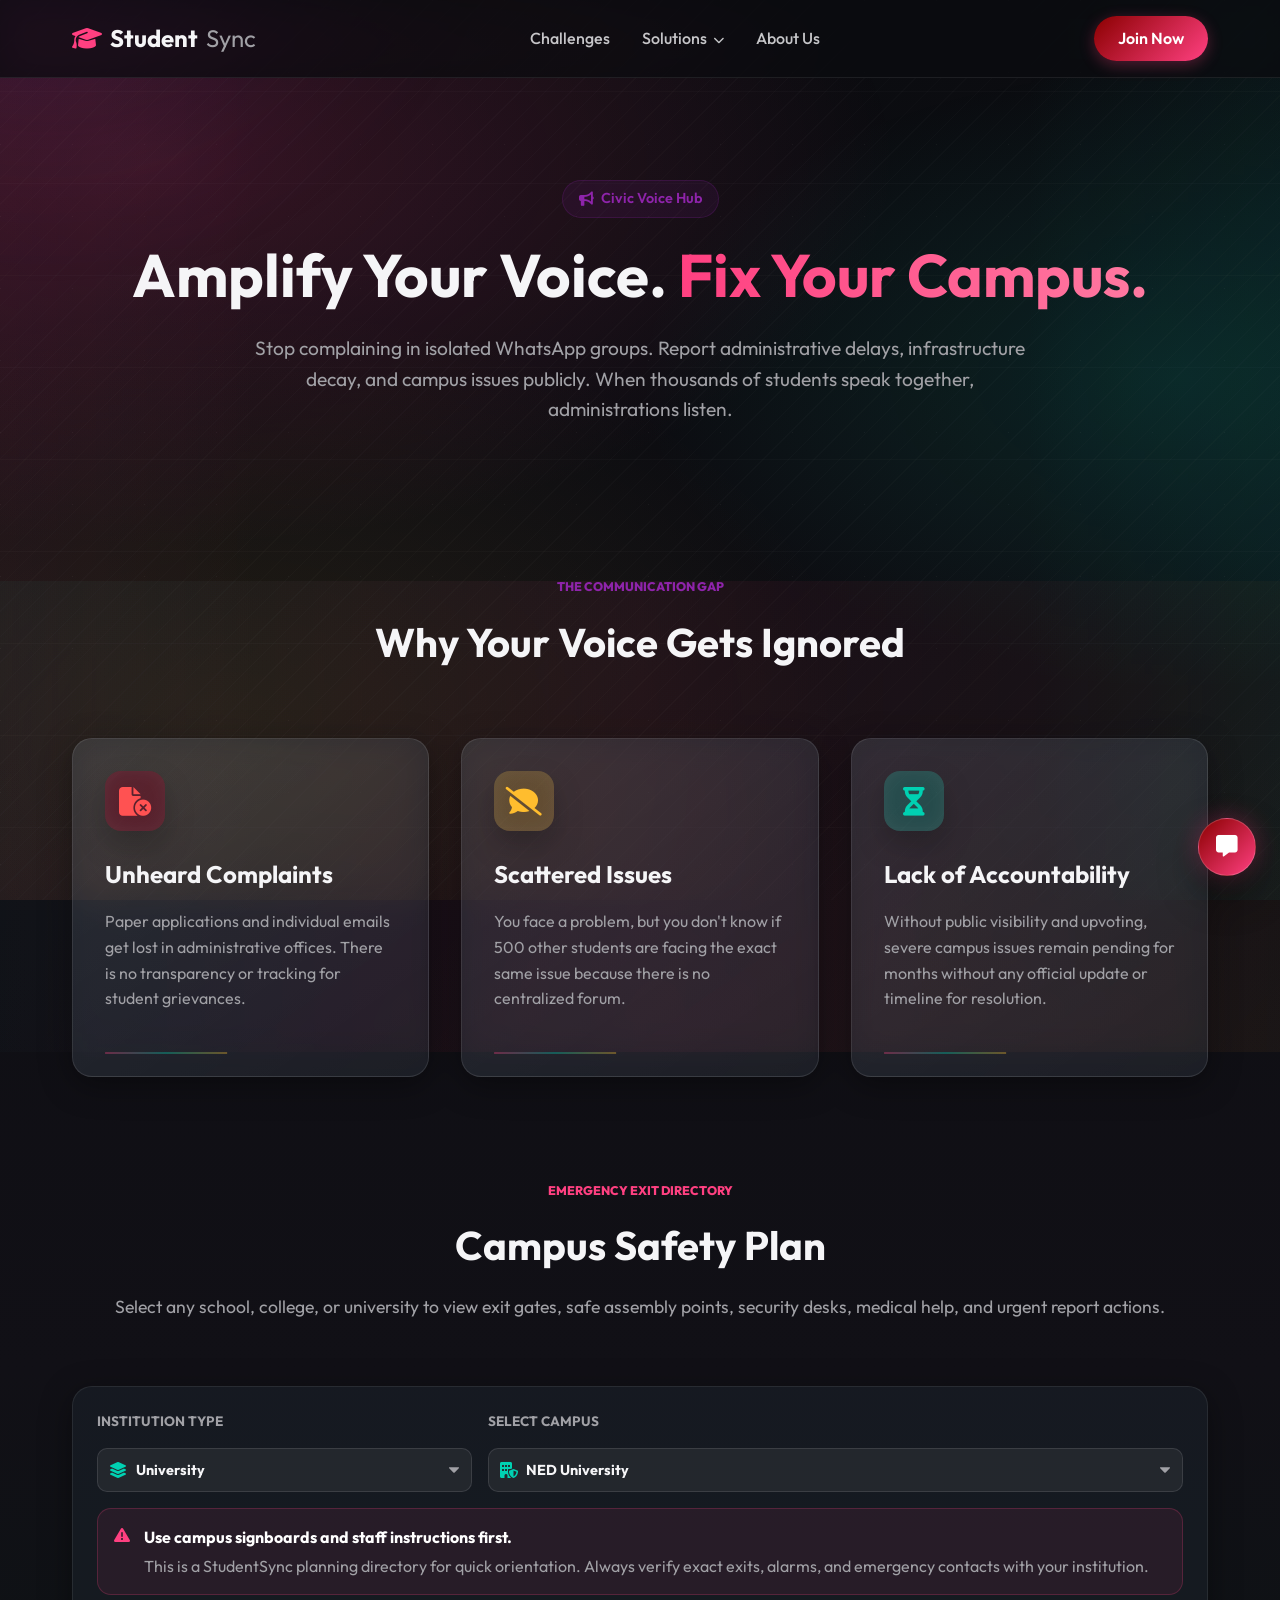
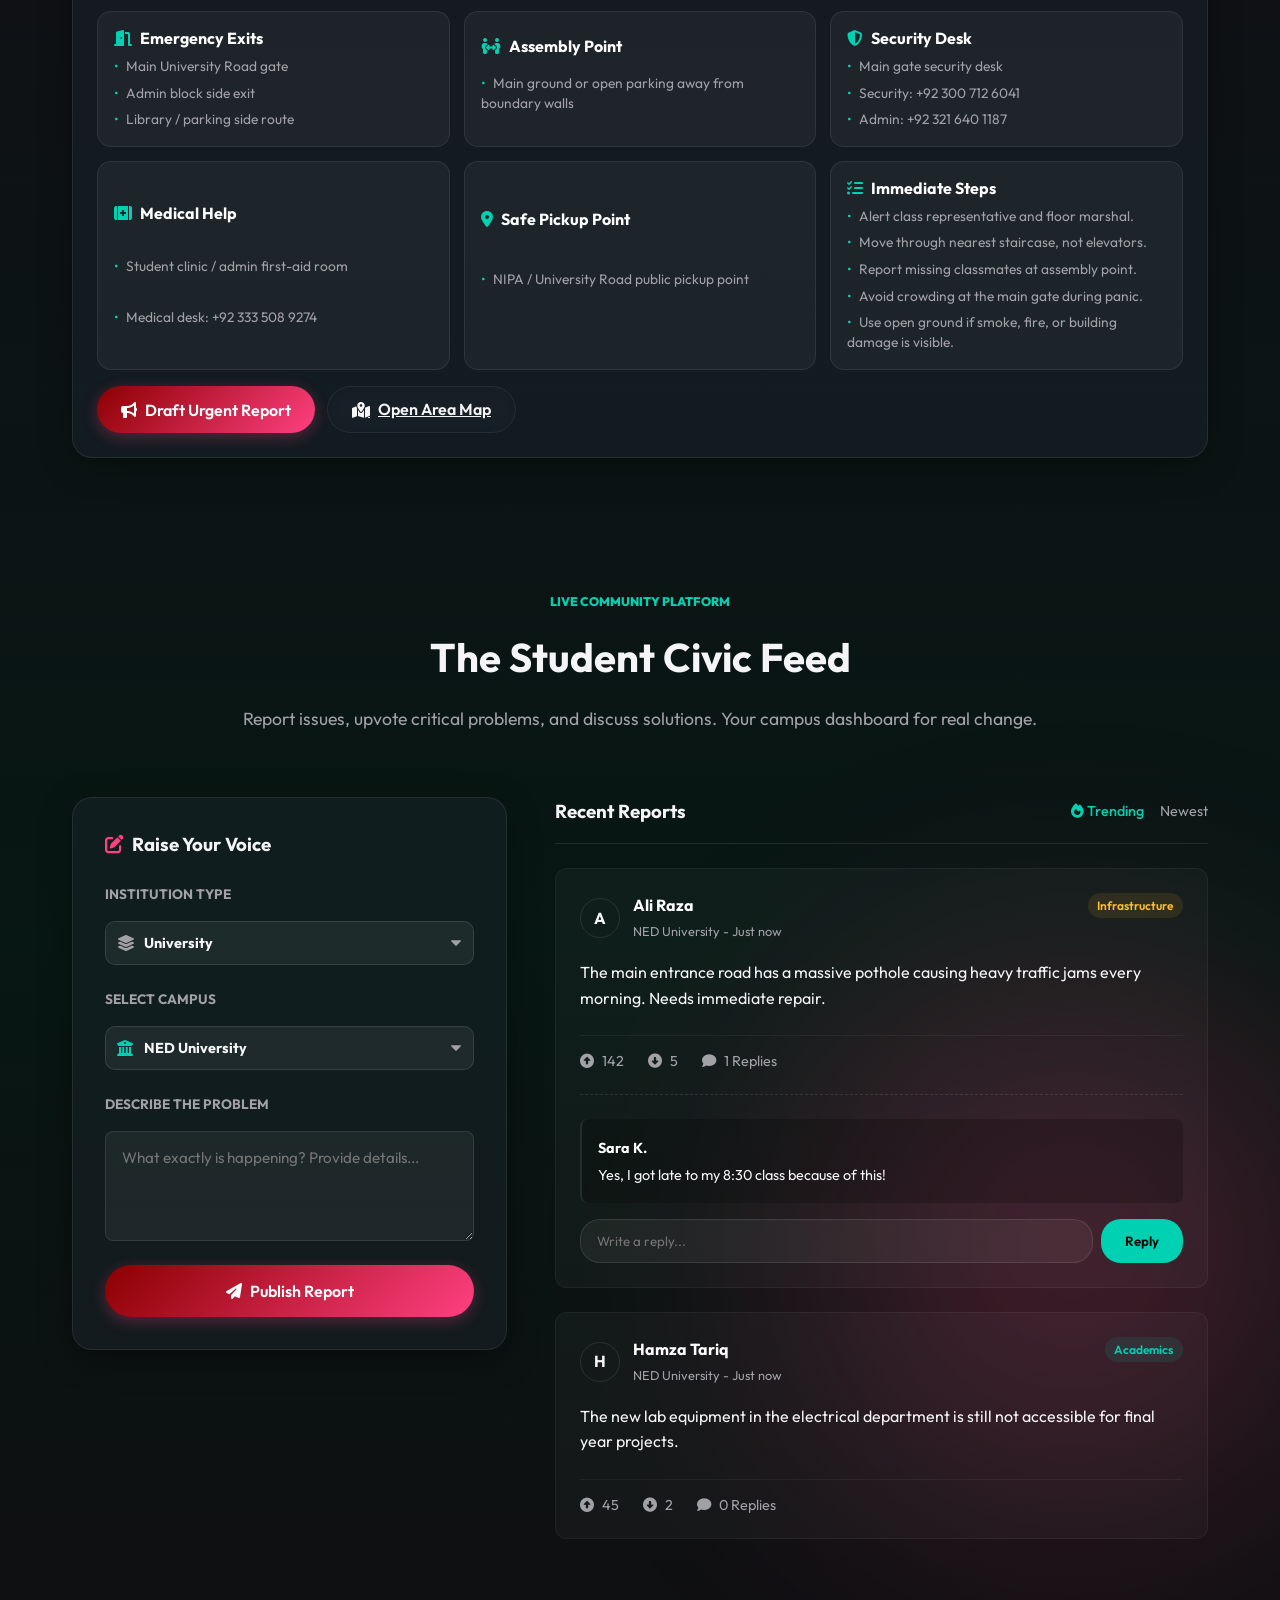
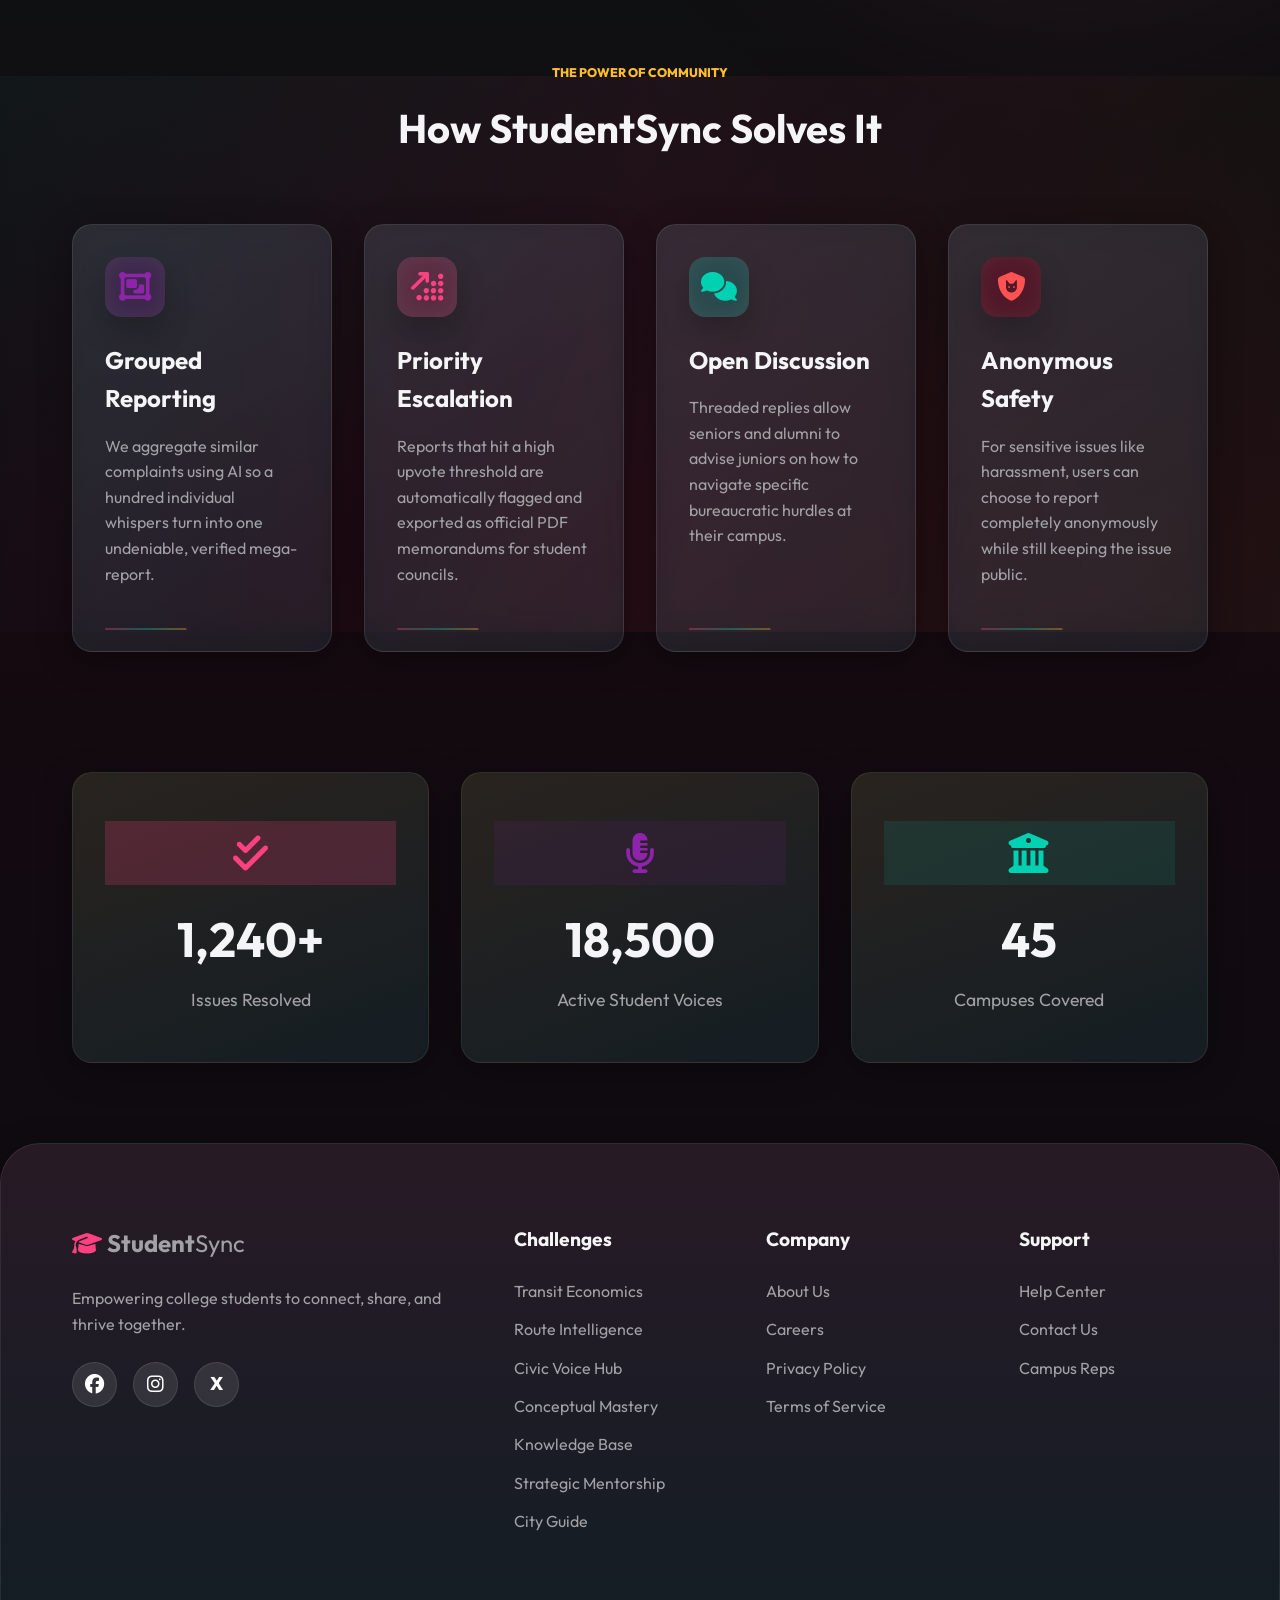
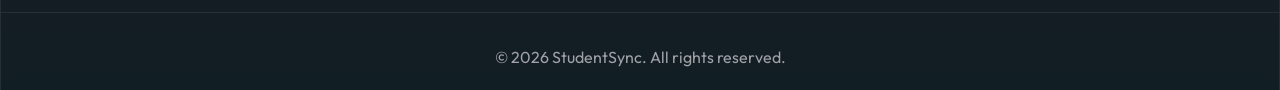
<file: civic-voice.html>
<!DOCTYPE html>
<html lang="en">
<head>
    <meta charset="UTF-8">
    <meta name="viewport" content="width=device-width, initial-scale=1.0">
    <title>Civic Voice Hub | StudentSync</title>
    <meta name="description" content="Report, track, and solve campus and commute issues together with thousands of Karachi students.">
    <!-- Google Fonts: Outfit -->
    <link rel="preconnect" href="https://fonts.googleapis.com">
    <link rel="preconnect" href="https://fonts.gstatic.com" crossorigin>
    <link href="https://fonts.googleapis.com/css2?family=Outfit:wght@300;400;500;600;700;800&display=swap" rel="stylesheet">
    <!-- FontAwesome -->
    <link rel="stylesheet" href="https://cdnjs.cloudflare.com/ajax/libs/font-awesome/6.4.0/css/all.min.css">
    <!-- Custom CSS -->
    <link rel="stylesheet" href="style.css">
</head>
<body>
    <!-- Background Elements -->
    <div class="bg-gradient bg-gradient-1" style="top: -10%; left: -20%; background: radial-gradient(circle, var(--accent-violet) 0%, transparent 70%);"></div>
    <div class="bg-gradient bg-gradient-2" style="top: 50%; right: -15%; background: radial-gradient(circle, var(--accent-coral) 0%, transparent 70%);"></div>

    <!-- Navbar -->
    <header class="navbar">
        <div class="container nav-container">
            <a href="index.html" class="logo">
                <i class="fa-solid fa-graduation-cap"></i>
                Student<span>Sync</span>
            </a>
            <nav class="nav-links">
                <a href="index.html#features">Challenges</a>
                <div class="dropdown">
                    <a href="#" class="dropbtn active">Solutions <i class="fa-solid fa-chevron-down" style="font-size: 0.7rem; margin-left: 3px;"></i></a>
                    <div class="dropdown-content">
                        <a href="transit-economics.html">Transit Economics</a>
                        <a href="route-intelligence.html">Route Intelligence</a>
                        <a href="civic-voice.html" class="active">Civic Voice Hub</a>
                        <a href="conceptual-mastery.html">Conceptual Mastery</a>
                        <a href="knowledge-base.html">Knowledge Base</a>
                        <a href="strategic-mentorship.html">Strategic Mentorship</a>
                        <a href="city-guide.html">City Guide</a>
                    </div>
                </div>
                <a href="about.html">About Us</a>
            </nav>
            <div class="nav-actions">
                <a href="contact.html" class="btn btn-primary" style="text-decoration: none;">Join Now</a>
            </div>
        </div>
    </header>

    <main style="padding-top: 100px;">
        <!-- Hero Section -->
        <section class="hero" style="min-height: auto; padding: 80px 0 60px; display: flex; flex-direction: column; justify-content: center;">
            <div class="container text-center" style="display: flex; flex-direction: column; align-items: center;">
                <div class="badge animate-on-scroll" style="background: rgba(142, 36, 170, 0.1); color: var(--accent-violet); border: 1px solid rgba(142, 36, 170, 0.2);"><i class="fa-solid fa-bullhorn"></i> Civic Voice Hub</div>
                <h1 class="page-hero-title animate-on-scroll" style="transition-delay: 0.1s;">Amplify Your Voice. <span class="text-gradient">Fix Your Campus.</span></h1>
                <p class="hero-subtitle animate-on-scroll" style="transition-delay: 0.2s; margin: 0 auto 3rem; text-align: center; max-width: 800px;">Stop complaining in isolated WhatsApp groups. Report administrative delays, infrastructure decay, and campus issues publicly. When thousands of students speak together, administrations listen.</p>
            </div>
        </section>

        <!-- The Problems Section -->
        <section class="features" style="padding-top: 40px; padding-bottom: 60px;">
            <div class="container">
                <div class="section-header animate-on-scroll">
                    <span class="section-kicker" style="color: var(--accent-violet);">The Communication Gap</span>
                    <h2>Why Your Voice Gets Ignored</h2>
                </div>
                
                <div class="features-grid">
                    <div class="feature-card glass-card animate-on-scroll">
                        <div class="feature-icon bg-crimson">
                            <i class="fa-solid fa-file-circle-xmark"></i>
                        </div>
                        <h3>Unheard Complaints</h3>
                        <p>Paper applications and individual emails get lost in administrative offices. There is no transparency or tracking for student grievances.</p>
                    </div>

                    <div class="feature-card glass-card animate-on-scroll" style="transition-delay: 0.1s;">
                        <div class="feature-icon" style="background: rgba(255, 189, 46, 0.2); color: var(--accent-gold);">
                            <i class="fa-solid fa-comment-slash"></i>
                        </div>
                        <h3>Scattered Issues</h3>
                        <p>You face a problem, but you don't know if 500 other students are facing the exact same issue because there is no centralized forum.</p>
                    </div>

                    <div class="feature-card glass-card animate-on-scroll" style="transition-delay: 0.2s;">
                        <div class="feature-icon" style="background: rgba(0, 209, 178, 0.2); color: var(--accent-mint);">
                            <i class="fa-solid fa-hourglass-half"></i>
                        </div>
                        <h3>Lack of Accountability</h3>
                        <p>Without public visibility and upvoting, severe campus issues remain pending for months without any official update or timeline for resolution.</p>
                    </div>
                </div>
            </div>
        </section>

        <!-- Emergency Exit & Safety Directory -->
        <section class="emergency-directory-section" id="emergency-directory">
            <div class="container">
                <div class="section-header animate-on-scroll">
                    <span class="section-kicker" style="color: var(--accent-coral);">Emergency Exit Directory</span>
                    <h2>Campus Safety Plan</h2>
                    <p>Select any school, college, or university to view exit gates, safe assembly points, security desks, medical help, and urgent report actions.</p>
                </div>

                <div class="emergency-shell glass-card animate-on-scroll">
                    <div class="emergency-controls">
                        <label class="calc-field">
                            <span>Institution Type</span>
                            <div class="calc-select-wrap">
                                <i class="fa-solid fa-layer-group"></i>
                                <select id="emergency-inst-type" class="calc-select">
                                    <option value="university" selected>University</option>
                                    <option value="college">College</option>
                                    <option value="school">School</option>
                                </select>
                            </div>
                        </label>
                        <label class="calc-field">
                            <span>Select Campus</span>
                            <div class="calc-select-wrap">
                                <i class="fa-solid fa-building-shield"></i>
                                <select id="emergency-campus" class="calc-select"></select>
                            </div>
                        </label>
                    </div>

                    <div class="emergency-alert">
                        <i class="fa-solid fa-triangle-exclamation"></i>
                        <div>
                            <strong>Use campus signboards and staff instructions first.</strong>
                            <span>This is a StudentSync planning directory for quick orientation. Always verify exact exits, alarms, and emergency contacts with your institution.</span>
                        </div>
                    </div>

                    <div class="emergency-grid" id="emergency-grid"></div>

                    <div class="emergency-actions">
                        <button type="button" class="btn btn-primary" id="emergency-report-btn">
                            <i class="fa-solid fa-bullhorn"></i> Draft Urgent Report
                        </button>
                        <a class="btn btn-outline" id="emergency-map-link" href="#" target="_blank" rel="noopener">
                            <i class="fa-solid fa-map-location-dot"></i> Open Area Map
                        </a>
                    </div>
                </div>
            </div>
        </section>

        <!-- The Central Feature: Live Feed & Report Engine -->
        <section class="command-center-section" style="padding-top: 60px; padding-bottom: 80px;">
            <div class="container">
                <div class="section-header animate-on-scroll">
                    <span class="section-kicker">Live Community Platform</span>
                    <h2>The Student Civic Feed</h2>
                    <p>Report issues, upvote critical problems, and discuss solutions. Your campus dashboard for real change.</p>
                </div>

                <div class="command-grid civic-command-grid">
                    
                    <!-- Left: Report Form -->
                    <div class="glass-card civic-report-sticky animate-on-scroll" style="padding: 2rem;">
                        <h3 style="margin-bottom: 1.5rem; display: flex; align-items: center; gap: 0.5rem;"><i class="fa-solid fa-pen-to-square text-accent"></i> Raise Your Voice</h3>
                        
                        <form id="civic-report-form" style="display: flex; flex-direction: column; gap: 1.5rem;">
                            
                            <div style="display: flex; gap: 1rem;">
                                <label class="calc-field" style="flex: 1;">
                                    <span style="font-size: 0.85rem; color: var(--text-muted); margin-bottom: 0.5rem; display: block;">Institution Type</span>
                                    <div class="calc-select-wrap">
                                        <i class="fa-solid fa-layer-group" style="color: var(--text-muted);"></i>
                                        <select id="civic-inst-type" class="calc-select" style="width: 100%;">
                                            <option value="university" selected>University</option>
                                            <option value="college">College</option>
                                            <option value="school">School</option>
                                        </select>
                                    </div>
                                </label>
                            </div>

                            <label class="calc-field">
                                <span style="font-size: 0.85rem; color: var(--text-muted); margin-bottom: 0.5rem; display: block;">Select Campus</span>
                                <div class="calc-select-wrap">
                                    <i class="fa-solid fa-building-columns" style="color: var(--accent-mint);"></i>
                                    <select id="civic-campus" class="calc-select" style="width: 100%;">
                                        <!-- Populated via JS -->
                                    </select>
                                </div>
                            </label>



                            <label class="calc-field">
                                <span style="font-size: 0.85rem; color: var(--text-muted); margin-bottom: 0.5rem; display: block;">Describe the Problem</span>
                                <textarea id="civic-desc" required placeholder="What exactly is happening? Provide details..." rows="4" style="width: 100%; padding: 1rem; background: rgba(255,255,255,0.05); border: 1px solid rgba(255,255,255,0.1); border-radius: 8px; color: white; font-family: inherit; font-size: 0.95rem; resize: vertical; outline: none; transition: border-color 0.3s ease;"></textarea>
                            </label>

                            <button type="submit" class="btn btn-primary" style="width: 100%; display: flex; justify-content: center; align-items: center; gap: 0.5rem; padding: 1rem; font-size: 1rem;">
                                <i class="fa-solid fa-paper-plane"></i> Publish Report
                            </button>
                        </form>
                    </div>

                    <!-- Right: Live Feed -->
                    <div class="animate-on-scroll" style="transition-delay: 0.2s;">
                        
                        <div class="civic-feed-header">
                            <h3 style="margin: 0;">Recent Reports</h3>
                            <div class="feed-filters" style="display: flex; gap: 1rem; flex-wrap: wrap;">
                                <span style="color: var(--accent-mint); font-size: 0.9rem; cursor: pointer; font-weight: 500;"><i class="fa-solid fa-fire"></i> Trending</span>
                                <span style="color: var(--text-muted); font-size: 0.9rem; cursor: pointer;">Newest</span>
                            </div>
                        </div>

                        <div id="civic-feed-container" style="display: flex; flex-direction: column; gap: 1.5rem;">
                            <!-- Feed Posts will be injected here via JS -->
                        </div>

                    </div>
                </div>
            </div>
        </section>

        <!-- Solutions Overview -->
        <section class="features" style="padding-top: 40px; padding-bottom: 80px; position: relative;">
            <div class="container">
                <div class="section-header animate-on-scroll">
                    <span class="section-kicker" style="color: var(--accent-gold);">The Power of Community</span>
                    <h2>How StudentSync Solves It</h2>
                </div>
                
                <div class="features-grid" style="grid-template-columns: repeat(auto-fit, minmax(240px, 1fr));">
                    <div class="feature-card glass-card animate-on-scroll">
                        <div class="feature-icon" style="background: rgba(142, 36, 170, 0.2); color: var(--accent-violet);">
                            <i class="fa-solid fa-object-group"></i>
                        </div>
                        <h3>Grouped Reporting</h3>
                        <p>We aggregate similar complaints using AI so a hundred individual whispers turn into one undeniable, verified mega-report.</p>
                    </div>

                    <div class="feature-card glass-card animate-on-scroll" style="transition-delay: 0.1s;">
                        <div class="feature-icon bg-accent">
                            <i class="fa-solid fa-arrow-up-right-dots"></i>
                        </div>
                        <h3>Priority Escalation</h3>
                        <p>Reports that hit a high upvote threshold are automatically flagged and exported as official PDF memorandums for student councils.</p>
                    </div>

                    <div class="feature-card glass-card animate-on-scroll" style="transition-delay: 0.2s;">
                        <div class="feature-icon" style="background: rgba(0, 209, 178, 0.2); color: var(--accent-mint);">
                            <i class="fa-solid fa-comments"></i>
                        </div>
                        <h3>Open Discussion</h3>
                        <p>Threaded replies allow seniors and alumni to advise juniors on how to navigate specific bureaucratic hurdles at their campus.</p>
                    </div>

                    <div class="feature-card glass-card animate-on-scroll" style="transition-delay: 0.3s;">
                        <div class="feature-icon bg-crimson">
                            <i class="fa-solid fa-shield-cat"></i>
                        </div>
                        <h3>Anonymous Safety</h3>
                        <p>For sensitive issues like harassment, users can choose to report completely anonymously while still keeping the issue public.</p>
                    </div>
                </div>
            </div>
        </section>

        <!-- Stats Section -->
        <section class="stats-section" style="padding-top: 40px; padding-bottom: 80px;">
            <div class="container">
                <div class="stats-grid">
                    <div class="stat-card glass-card animate-on-scroll">
                        <div class="stat-icon bg-accent" style="color: var(--accent-coral);"><i class="fa-solid fa-check-double"></i></div>
                        <div class="stat-number">1,240+</div>
                        <div class="stat-label">Issues Resolved</div>
                    </div>
                    <div class="stat-card glass-card animate-on-scroll" style="transition-delay: 0.1s;">
                        <div class="stat-icon" style="background: rgba(142, 36, 170, 0.1); color: var(--accent-violet);"><i class="fa-solid fa-microphone-lines"></i></div>
                        <div class="stat-number">18,500</div>
                        <div class="stat-label">Active Student Voices</div>
                    </div>
                    <div class="stat-card glass-card animate-on-scroll" style="transition-delay: 0.2s;">
                        <div class="stat-icon" style="background: rgba(0, 209, 178, 0.1); color: var(--accent-mint);"><i class="fa-solid fa-university"></i></div>
                        <div class="stat-number">45</div>
                        <div class="stat-label">Campuses Covered</div>
                    </div>
                </div>
            </div>
        </section>

    </main>

    <!-- Footer -->
    <footer class="footer glass-card">
        <div class="container footer-container">
            <div class="footer-col brand-col">
                <a href="#" class="logo">
                    <i class="fa-solid fa-graduation-cap"></i>
                    Student<span>Sync</span>
                </a>
                <p>Empowering college students to connect, share, and thrive together.</p>
                <div class="social-links">
                    <a href="https://www.facebook.com/login" target="_blank" rel="noopener noreferrer" aria-label="Facebook login"><i class="fa-brands fa-facebook"></i></a>
                    <a href="https://www.instagram.com/accounts/login/" target="_blank" rel="noopener noreferrer" aria-label="Instagram login"><i class="fa-brands fa-instagram"></i></a>
                    <a href="https://x.com/i/flow/login" target="_blank" rel="noopener noreferrer" aria-label="X login" class="social-x"><span>X</span></a>
                </div>
            </div>
            <div class="footer-col">
                <h4>Challenges</h4>
                <a href="transit-economics.html">Transit Economics</a>
                <a href="route-intelligence.html">Route Intelligence</a>
                <a href="civic-voice.html">Civic Voice Hub</a>
                <a href="conceptual-mastery.html">Conceptual Mastery</a>
                <a href="knowledge-base.html">Knowledge Base</a>
                <a href="strategic-mentorship.html">Strategic Mentorship</a>
                <a href="city-guide.html">City Guide</a>
            </div>
            <div class="footer-col">
                <h4>Company</h4>
                <a href="about.html">About Us</a>
                <a href="#">Careers</a>
                <a href="#">Privacy Policy</a>
                <a href="#">Terms of Service</a>
            </div>
            <div class="footer-col">
                <h4>Support</h4>
                <a href="#">Help Center</a>
                <a href="contact.html">Contact Us</a>
                <a href="#">Campus Reps</a>
            </div>
        </div>
        <div class="footer-bottom">
            <p>&copy; 2026 StudentSync. All rights reserved.</p>
        </div>
    </footer>

    <!-- Custom JS -->
    <script src="app.js"></script>
    <style>
        .emergency-directory-section {
            padding: 40px 0 70px;
            position: relative;
            z-index: 2;
        }

        .emergency-shell {
            padding: 1.5rem;
            display: grid;
            gap: 1rem;
        }

        .emergency-controls {
            display: grid;
            grid-template-columns: minmax(180px, 0.7fr) minmax(240px, 1.3fr);
            gap: 1rem;
        }

        .emergency-controls .calc-field span {
            display: block;
            color: var(--text-muted);
            font-size: 0.85rem;
            margin-bottom: 0.5rem;
        }

        .emergency-alert {
            display: flex;
            gap: 0.85rem;
            align-items: flex-start;
            padding: 1rem;
            border-radius: 14px;
            border: 1px solid rgba(255, 64, 129, 0.22);
            background: rgba(255, 64, 129, 0.08);
            color: var(--text-light);
        }

        .emergency-alert i {
            color: var(--accent-coral);
            margin-top: 0.15rem;
        }

        .emergency-alert strong,
        .emergency-card strong {
            display: block;
            color: white;
        }

        .emergency-alert span {
            display: block;
            color: var(--text-muted);
            line-height: 1.5;
            margin-top: 0.25rem;
        }

        .emergency-grid {
            display: grid;
            grid-template-columns: repeat(3, minmax(0, 1fr));
            gap: 0.85rem;
        }

        .emergency-card {
            display: grid;
            gap: 0.55rem;
            padding: 1rem;
            border-radius: 14px;
            border: 1px solid rgba(255, 255, 255, 0.08);
            background: rgba(255, 255, 255, 0.045);
            min-width: 0;
        }

        .emergency-card h3 {
            display: flex;
            align-items: center;
            gap: 0.5rem;
            color: white;
            font-size: 1rem;
            line-height: 1.25;
        }

        .emergency-card h3 i {
            color: var(--accent-mint);
        }

        .emergency-card p {
            color: var(--text-muted);
            line-height: 1.5;
            font-size: 0.88rem;
            margin: 0;
            overflow-wrap: anywhere;
        }

        .emergency-card ul {
            list-style: none;
            display: grid;
            gap: 0.42rem;
            margin: 0;
            padding: 0;
        }

        .emergency-card li {
            color: var(--text-muted);
            font-size: 0.86rem;
            line-height: 1.45;
            overflow-wrap: anywhere;
        }

        .emergency-card li::before {
            content: "•";
            color: var(--accent-mint);
            margin-right: 0.45rem;
        }

        .emergency-actions {
            display: flex;
            flex-wrap: wrap;
            gap: 0.75rem;
        }

        @media (max-width: 900px) {
            .emergency-grid {
                grid-template-columns: repeat(2, minmax(0, 1fr));
            }
        }

        @media (max-width: 640px) {
            .emergency-controls,
            .emergency-grid {
                grid-template-columns: 1fr;
            }

            .emergency-shell {
                padding: 1rem;
            }

            .emergency-actions .btn {
                width: 100%;
                justify-content: center;
            }
        }

        textarea#civic-desc:focus {
            border-color: var(--accent-coral) !important;
        }
        
        /* Post Styles */
        .civic-post {
            background: rgba(255,255,255,0.03);
            border: 1px solid rgba(255,255,255,0.05);
            border-radius: 12px;
            padding: 1.5rem;
            transition: transform 0.2s ease, box-shadow 0.2s ease;
        }
        .civic-post:hover {
            background: rgba(255,255,255,0.05);
            border-color: rgba(255,255,255,0.1);
        }
        .post-header {
            display: flex;
            justify-content: space-between;
            align-items: flex-start;
            margin-bottom: 1rem;
        }
        .post-author {
            display: flex;
            align-items: center;
            gap: 0.8rem;
        }
        .author-avatar {
            width: 40px;
            height: 40px;
            border-radius: 50%;
            background: var(--bg-card);
            display: flex;
            align-items: center;
            justify-content: center;
            font-weight: bold;
            color: var(--text-light);
            border: 1px solid rgba(255,255,255,0.1);
        }
        .post-meta h4 {
            margin: 0;
            font-size: 1rem;
            color: white;
        }
        .post-meta span {
            font-size: 0.8rem;
            color: var(--text-muted);
        }
        .post-tag {
            background: rgba(0, 209, 178, 0.1);
            color: var(--accent-mint);
            padding: 0.2rem 0.6rem;
            border-radius: 20px;
            font-size: 0.75rem;
            font-weight: 600;
        }
        .post-tag.Admin { color: var(--accent-coral); background: rgba(255, 64, 129, 0.1); }
        .post-tag.Infrastructure { color: var(--accent-gold); background: rgba(255, 189, 46, 0.1); }

        .post-body p {
            margin: 0 0 1.5rem 0;
            line-height: 1.6;
            color: var(--text-light);
        }

        .post-actions {
            display: flex;
            gap: 1.5rem;
            border-top: 1px solid rgba(255,255,255,0.05);
            padding-top: 1rem;
        }
        .action-btn {
            background: none;
            border: none;
            color: var(--text-muted);
            cursor: pointer;
            font-size: 0.9rem;
            display: flex;
            align-items: center;
            gap: 0.5rem;
            transition: color 0.2s ease;
            font-family: inherit;
        }
        .action-btn:hover {
            color: white;
        }
        .action-btn.upvoted {
            color: var(--accent-mint);
        }
        .action-btn.downvoted {
            color: var(--accent-coral);
        }

        .replies-container {
            margin-top: 1.5rem;
            padding-top: 1.5rem;
            border-top: 1px dashed rgba(255,255,255,0.1);
            display: none;
        }
        .reply-item {
            background: rgba(0,0,0,0.2);
            padding: 1rem;
            border-radius: 8px;
            margin-bottom: 1rem;
            border-left: 2px solid rgba(255,255,255,0.1);
        }
        .reply-input-wrap {
            display: flex;
            gap: 0.5rem;
        }
        .reply-input-wrap input {
            flex: 1;
            padding: 0.8rem 1rem;
            background: rgba(255,255,255,0.05);
            border: 1px solid rgba(255,255,255,0.1);
            border-radius: 20px;
            color: white;
            font-family: inherit;
            outline: none;
        }
        .reply-input-wrap input:focus {
            border-color: var(--accent-mint);
        }
        .reply-input-wrap button {
            background: var(--accent-mint);
            color: black;
            border: none;
            border-radius: 20px;
            padding: 0 1.5rem;
            font-weight: 600;
            cursor: pointer;
        }

        @media (max-width: 576px) {
            .civic-post {
                padding: 1rem;
            }
        }
    </style>
    <script src="chatbot.js"></script>
</body>
</html>
</file>
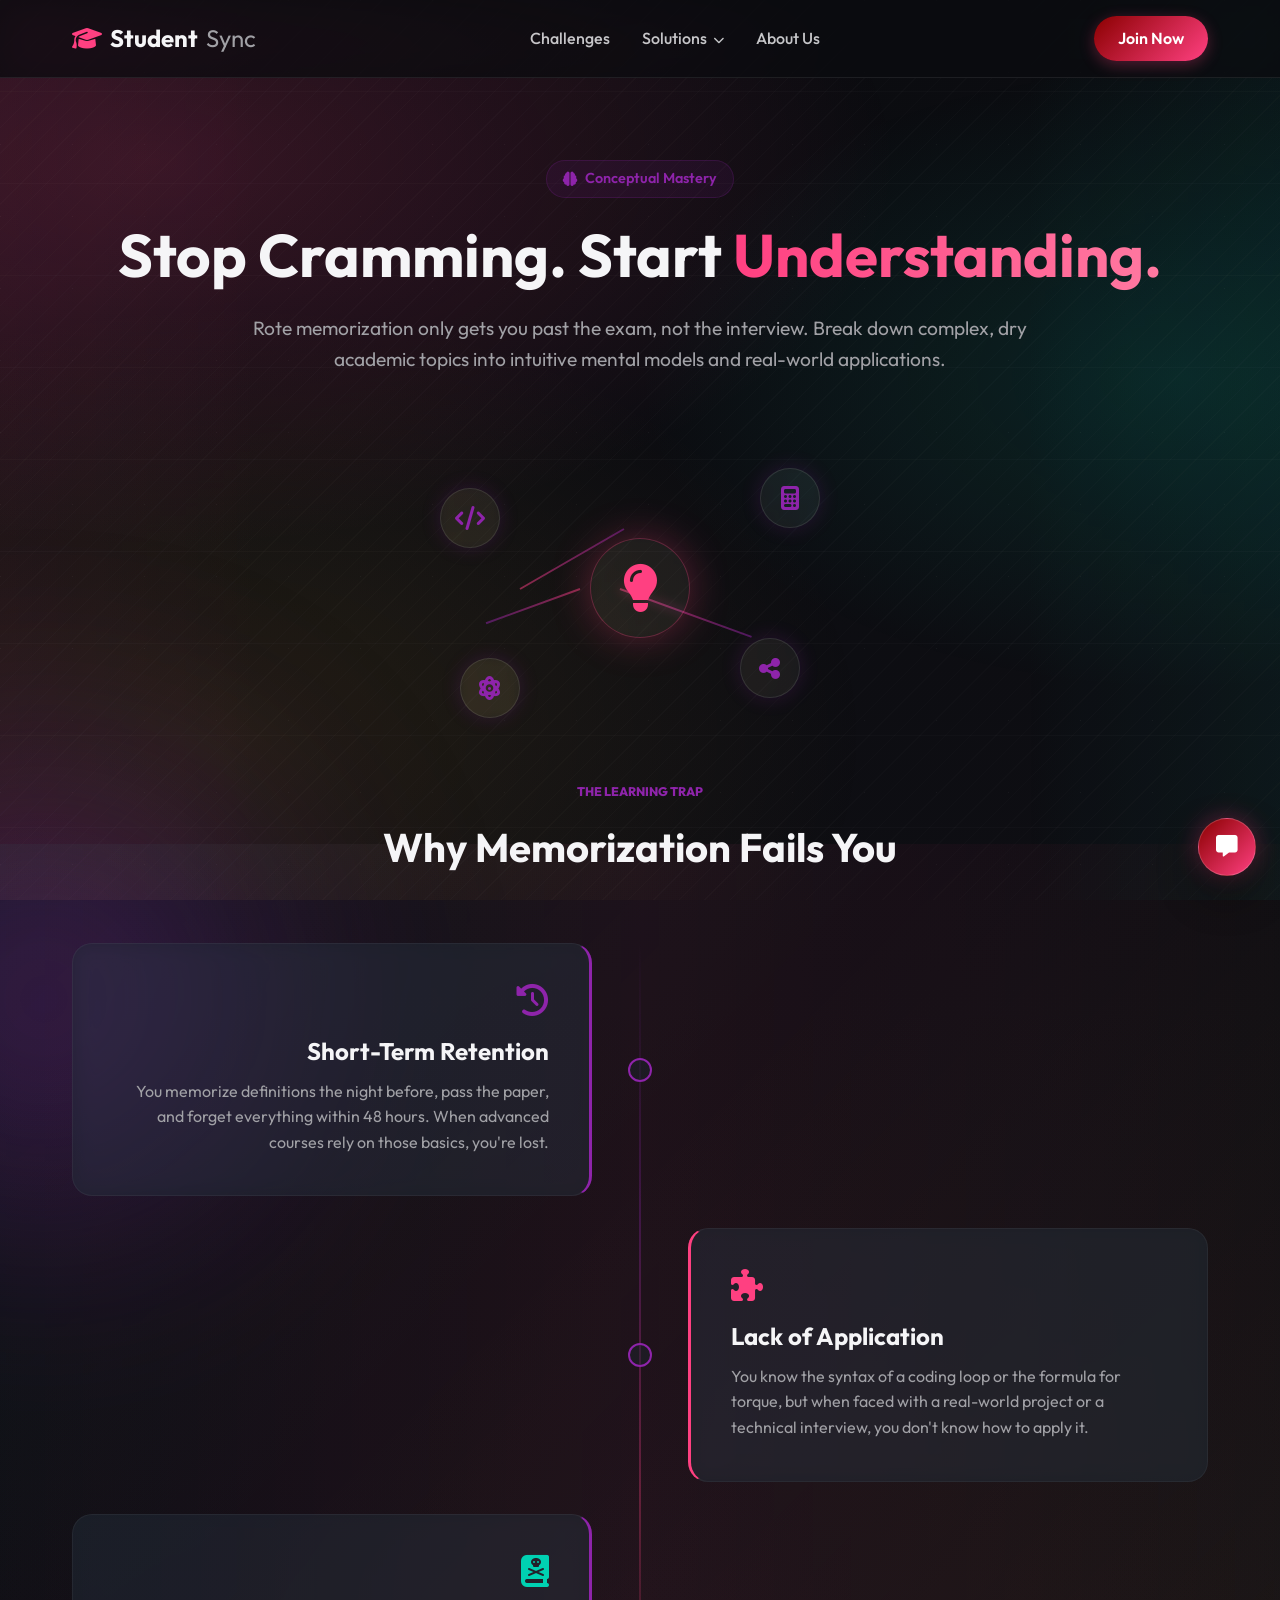
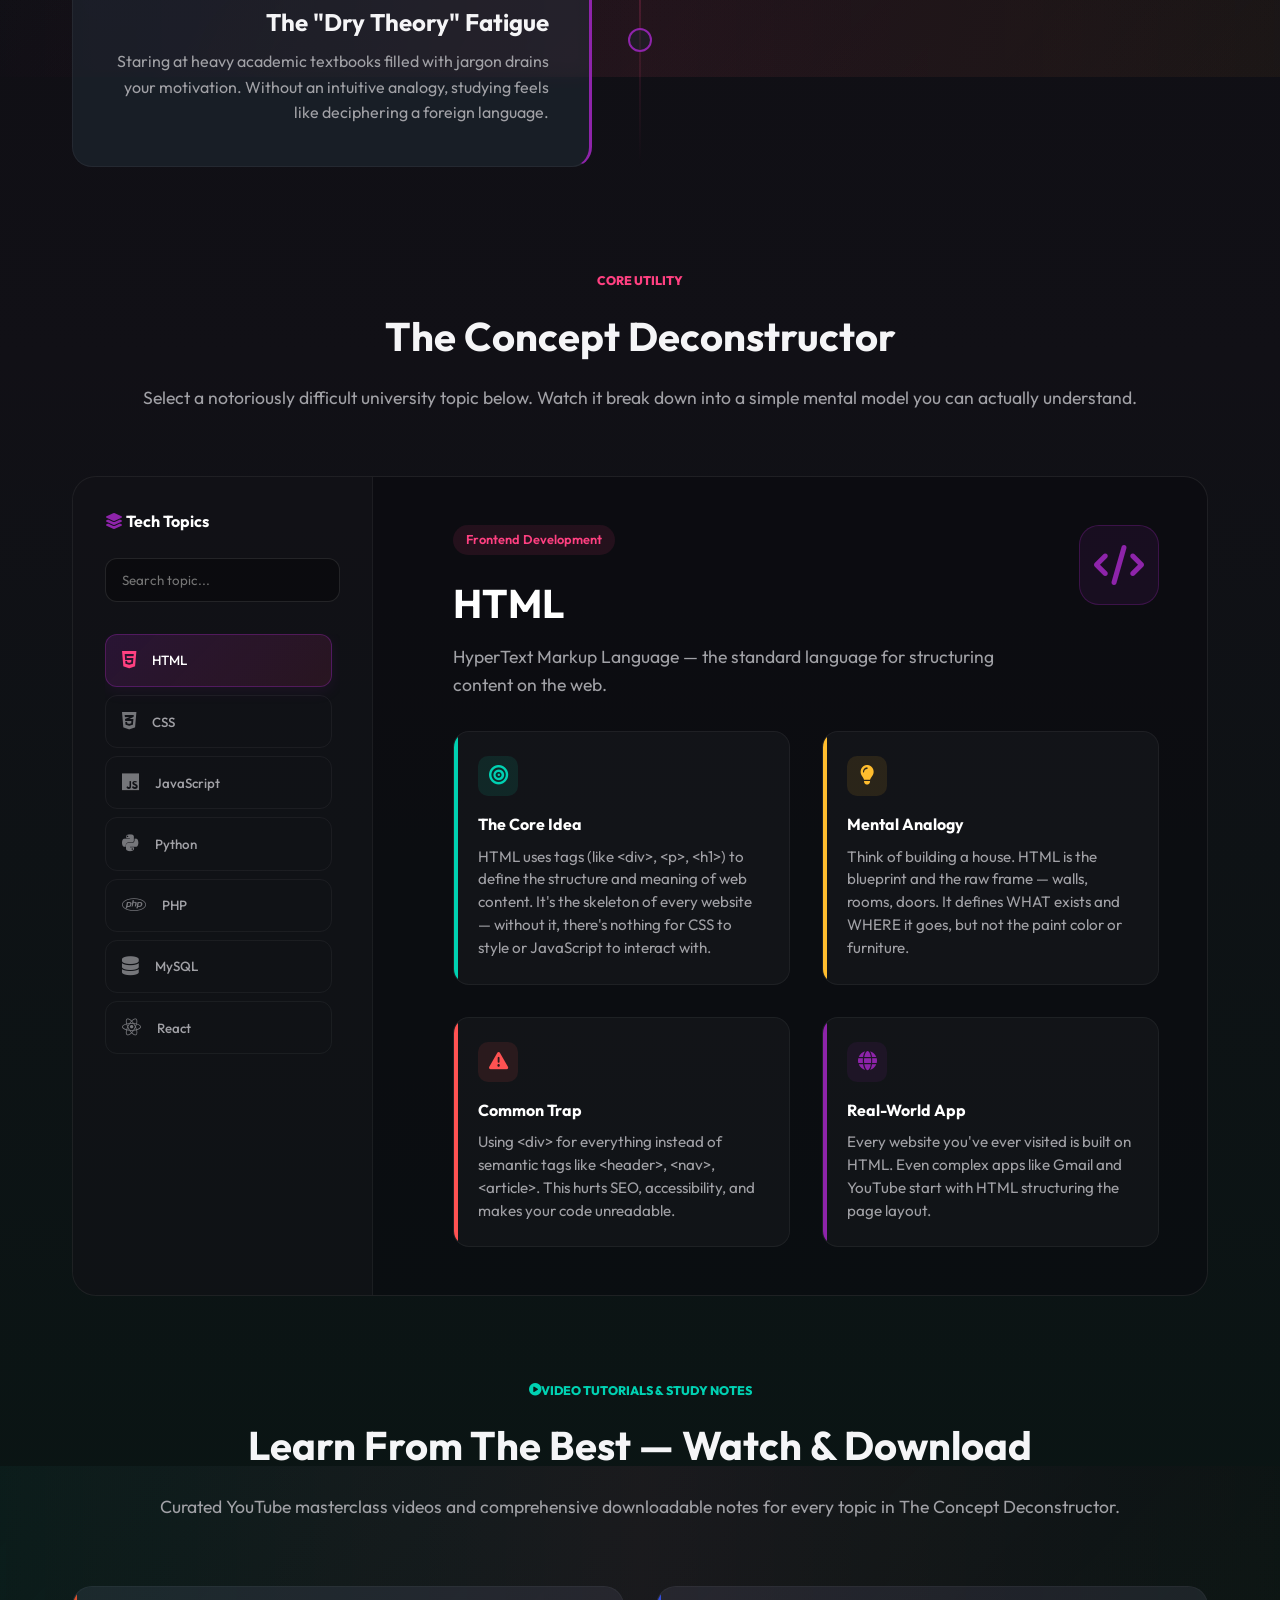
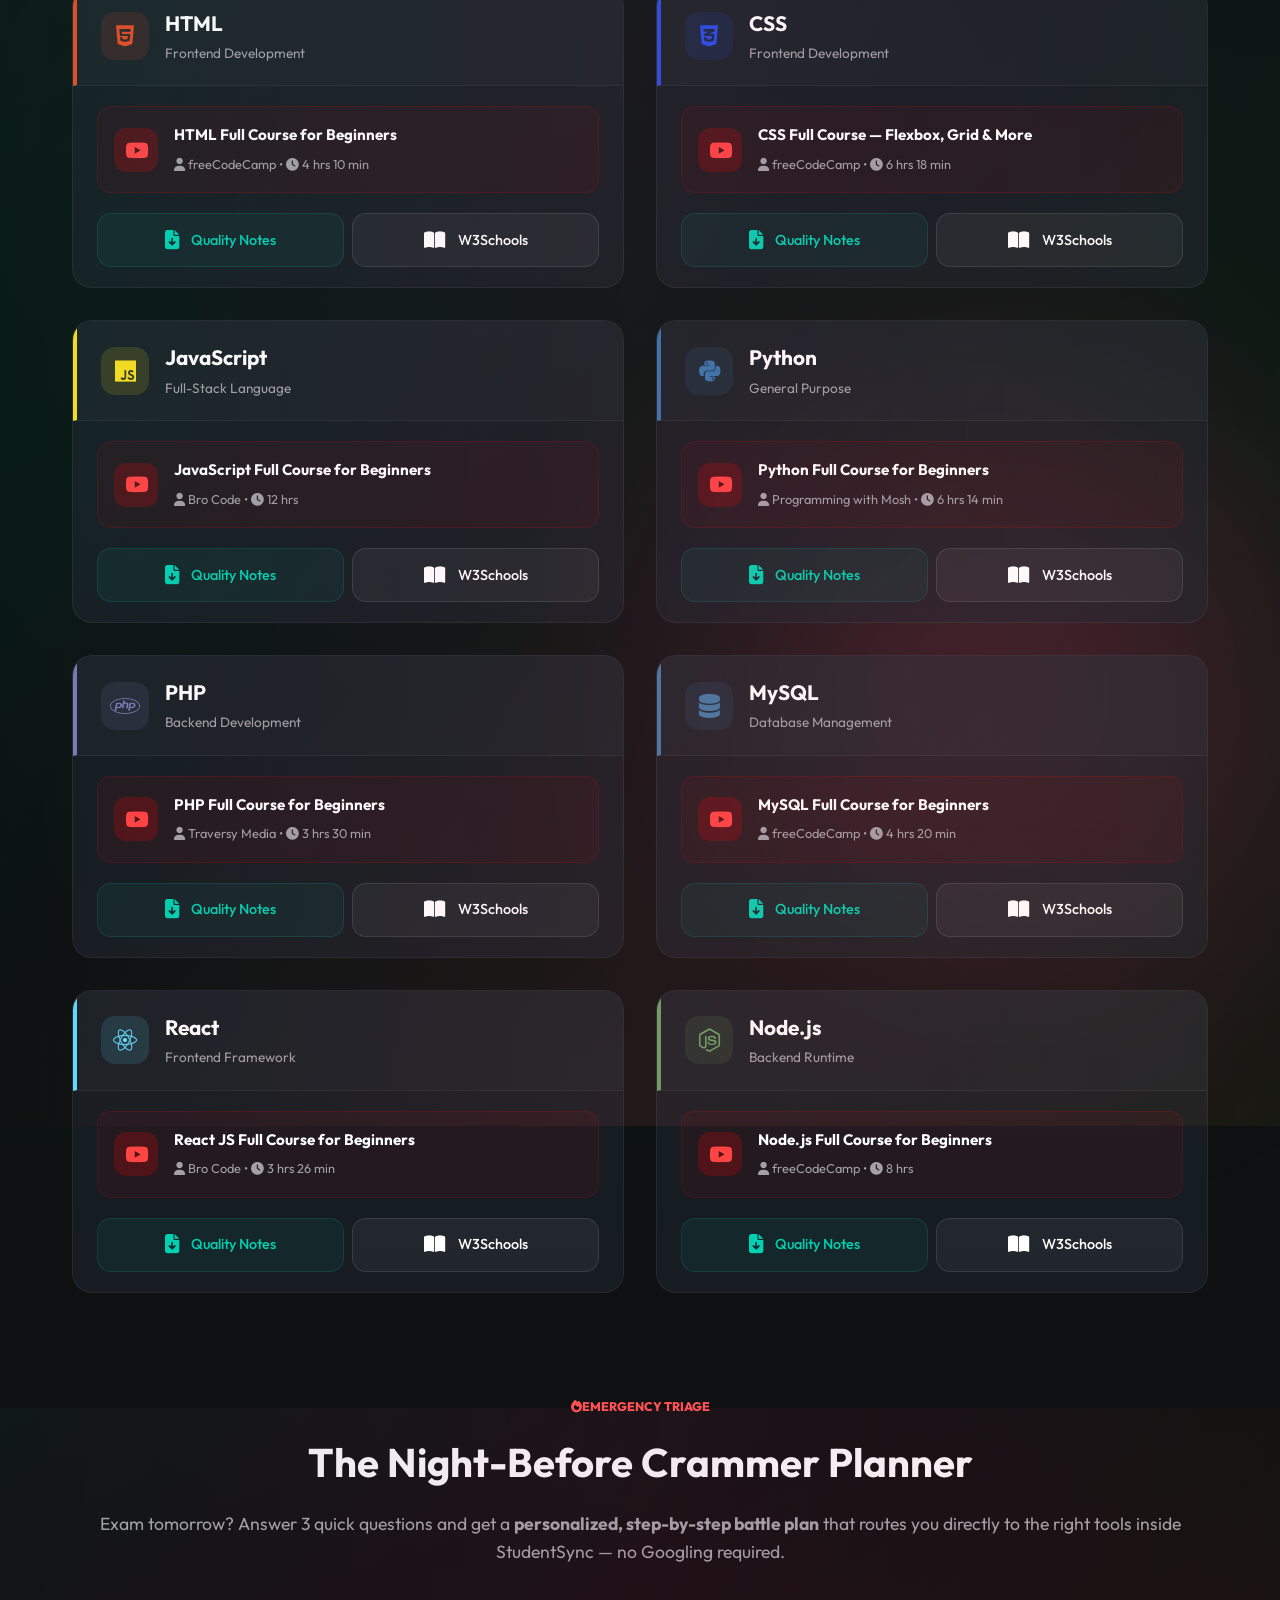
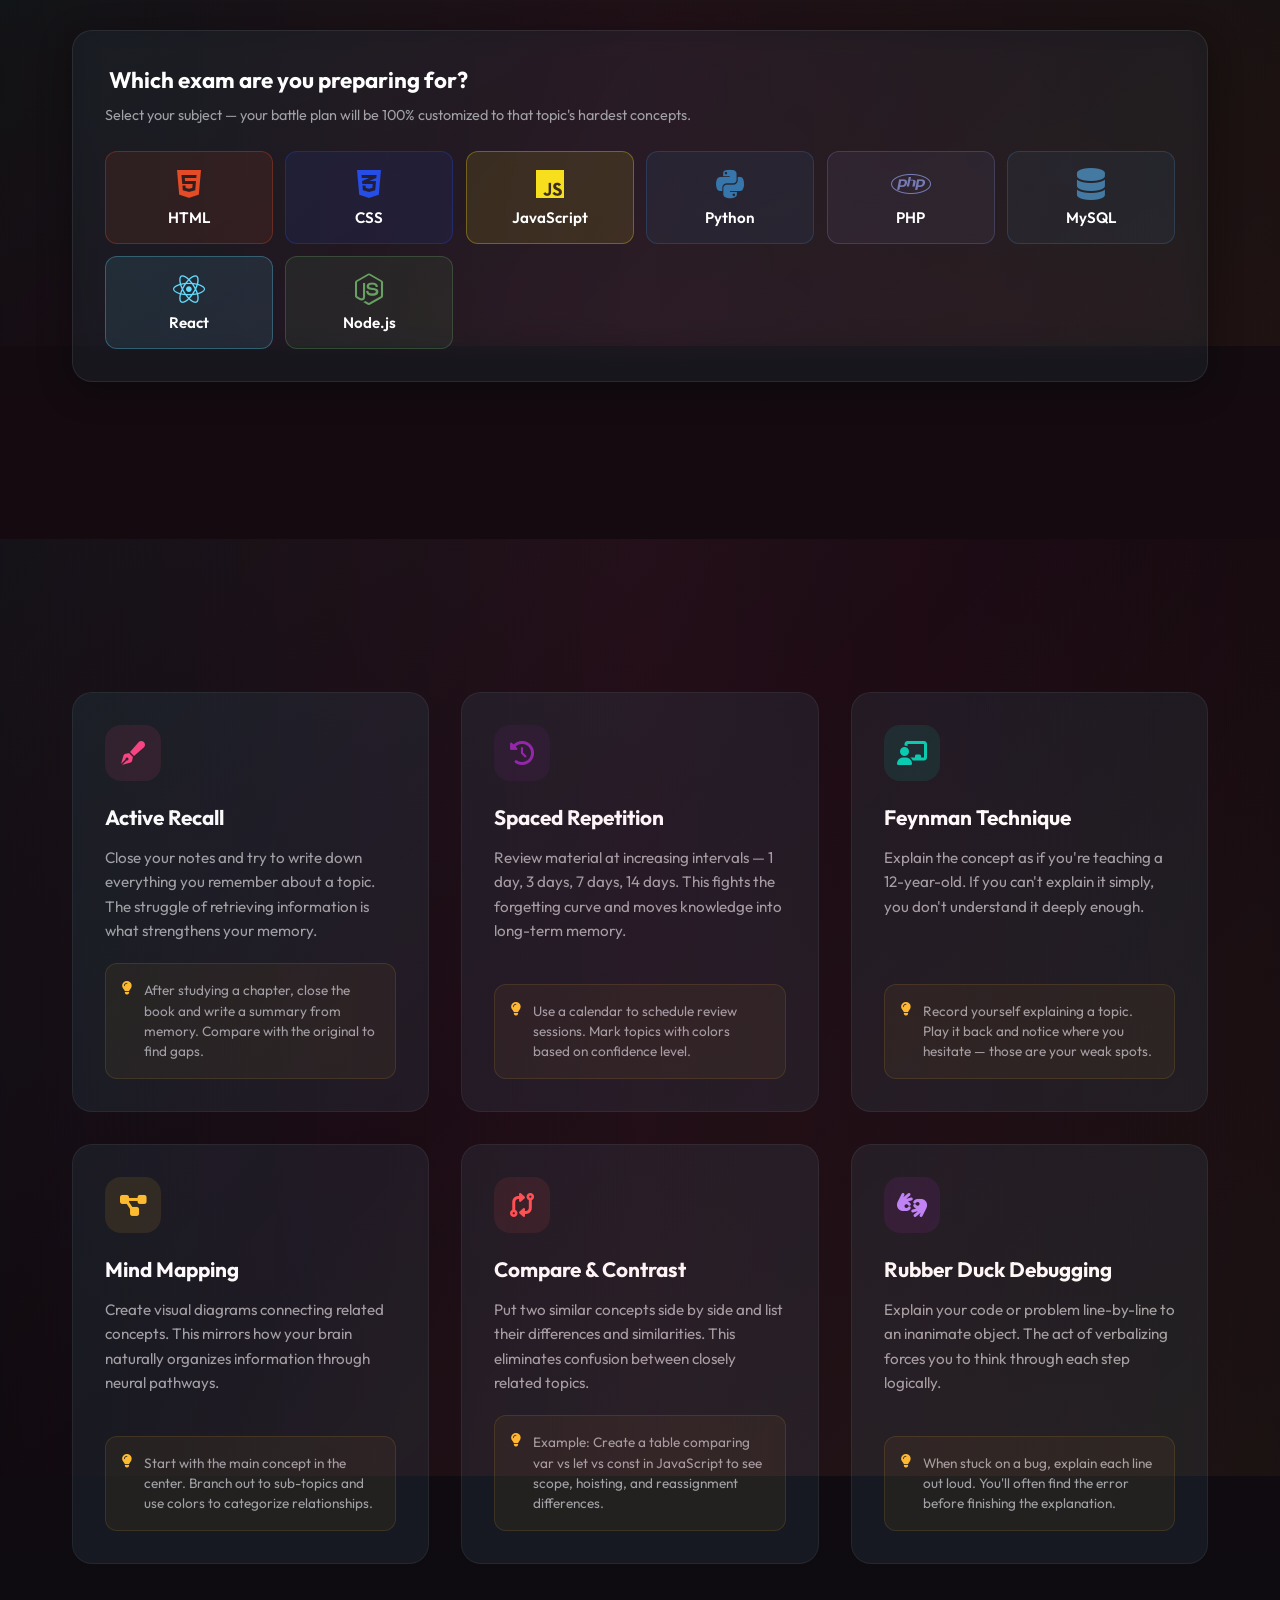
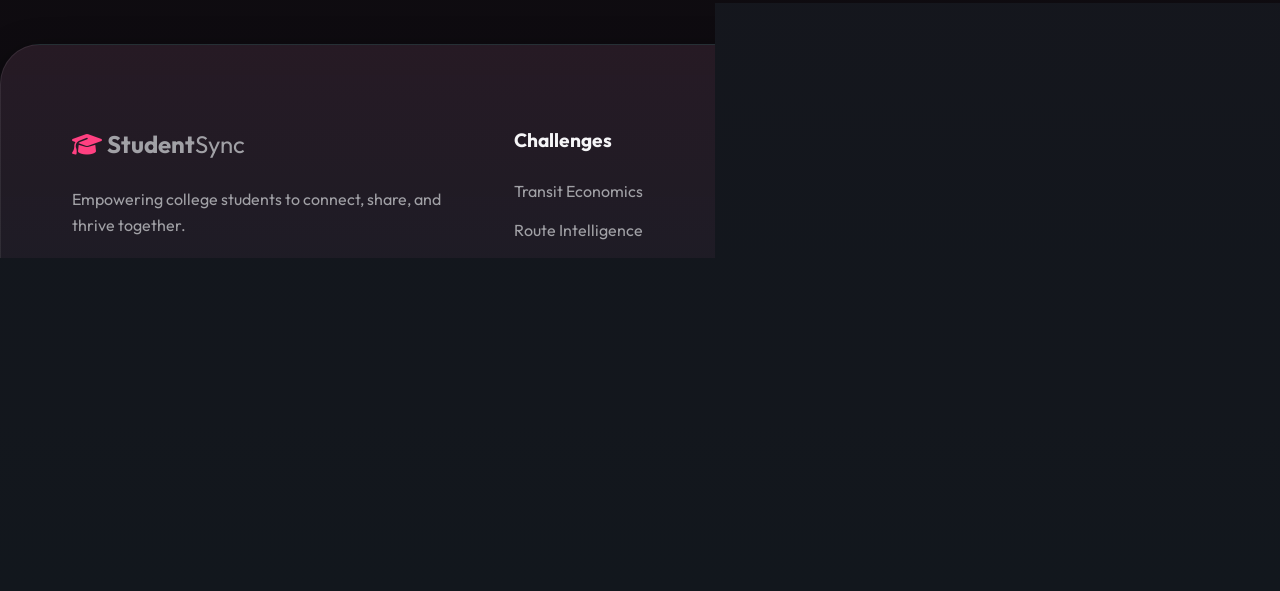
<file: conceptual-mastery.html>
<!DOCTYPE html>
<html lang="en">
<head>
    <meta charset="UTF-8">
    <meta name="viewport" content="width=device-width, initial-scale=1.0">
    <title>Conceptual Mastery | StudentSync</title>
    <meta name="description" content="Break the cycle of rote memorization. Shift your academic focus towards deep, practical understanding with StudentSync.">
    <!-- Google Fonts: Outfit -->
    <link rel="preconnect" href="https://fonts.googleapis.com">
    <link rel="preconnect" href="https://fonts.gstatic.com" crossorigin>
    <link href="https://fonts.googleapis.com/css2?family=Outfit:wght@300;400;500;600;700;800&display=swap" rel="stylesheet">
    <!-- FontAwesome -->
    <link rel="stylesheet" href="https://cdnjs.cloudflare.com/ajax/libs/font-awesome/6.4.0/css/all.min.css">
    <!-- Custom CSS -->
    <link rel="stylesheet" href="style.css">
    <style>
        /* Custom Styles for Conceptual Mastery to make it unique */
        .bg-concept {
            background: radial-gradient(circle at 50% 50%, rgba(142, 36, 170, 0.15), transparent 60%);
        }
        
        .concept-hero-visual {
            position: relative;
            aspect-ratio: 2 / 1;
            width: 100%;
            max-width: 600px;
            max-height: 300px;
            margin: 3rem auto 0;
            display: flex;
            align-items: center;
            justify-content: center;
        }

        .brain-node {
            position: absolute;
            width: 60px;
            height: 60px;
            background: rgba(255, 255, 255, 0.05);
            border: 1px solid rgba(255, 255, 255, 0.1);
            border-radius: 50%;
            display: flex;
            align-items: center;
            justify-content: center;
            font-size: 1.5rem;
            color: var(--accent-violet);
            box-shadow: 0 0 20px rgba(142, 36, 170, 0.2);
            animation: floatNode 4s ease-in-out infinite;
            backdrop-filter: blur(5px);
            z-index: 2;
        }

        .brain-node.center {
            width: 100px;
            height: 100px;
            font-size: 3rem;
            color: var(--accent-coral);
            border-color: rgba(255, 64, 129, 0.3);
            box-shadow: 0 0 40px rgba(255, 64, 129, 0.3);
            animation: pulseBrain 3s infinite;
        }

        .brain-line {
            position: absolute;
            background: linear-gradient(90deg, rgba(255, 64, 129, 0.5), rgba(142, 36, 170, 0.5));
            height: 2px;
            transform-origin: left center;
            z-index: 1;
        }

        @keyframes floatNode {
            0%, 100% { transform: translateY(0); }
            50% { transform: translateY(-15px); }
        }

        @keyframes pulseBrain {
            0% { transform: scale(1); box-shadow: 0 0 30px rgba(255, 64, 129, 0.2); }
            50% { transform: scale(1.05); box-shadow: 0 0 50px rgba(255, 64, 129, 0.5); }
            100% { transform: scale(1); box-shadow: 0 0 30px rgba(255, 64, 129, 0.2); }
        }

        /* Staggered Problems Layout */
        .staggered-grid {
            display: flex;
            flex-direction: column;
            gap: 2rem;
            position: relative;
        }
        
        .staggered-grid::before {
            content: '';
            position: absolute;
            left: 50%;
            top: 0;
            bottom: 0;
            width: 2px;
            background: linear-gradient(to bottom, transparent, var(--accent-violet), var(--accent-coral), transparent);
            transform: translateX(-50%);
            opacity: 0.3;
        }

        .stagger-item {
            width: calc(50% - 3rem);
            position: relative;
        }

        .stagger-item:nth-child(odd) {
            align-self: flex-start;
            text-align: right;
        }

        .stagger-item:nth-child(even) {
            align-self: flex-end;
            text-align: left;
        }

        .stagger-item::after {
            content: '';
            position: absolute;
            top: 50%;
            width: 20px;
            height: 20px;
            background: var(--glass-bg);
            border: 2px solid var(--accent-violet);
            border-radius: 50%;
            transform: translateY(-50%);
            z-index: 2;
        }

        .stagger-item:nth-child(odd)::after {
            right: -3rem;
            transform: translate(50%, -50%);
        }

        .stagger-item:nth-child(even)::after {
            left: -3rem;
            transform: translate(-50%, -50%);
        }

        .stagger-card {
            padding: 2.5rem;
            border-radius: 20px;
            background: rgba(31, 40, 51, 0.6);
            border: 1px solid rgba(255, 255, 255, 0.05);
            backdrop-filter: blur(10px);
            transition: all 0.4s ease;
        }

        .stagger-card:hover {
            transform: translateY(-5px);
            border-color: rgba(142, 36, 170, 0.4);
            box-shadow: 0 15px 30px rgba(0, 0, 0, 0.4), 0 0 20px rgba(142, 36, 170, 0.15);
        }

        .stagger-item:nth-child(odd) .stagger-card {
            border-right: 3px solid var(--accent-violet);
        }

        .stagger-item:nth-child(even) .stagger-card {
            border-left: 3px solid var(--accent-coral);
        }

        /* Concept Deconstructor UI */
        .deconstructor-container {
            display: grid;
            grid-template-columns: 300px 1fr;
            gap: 2rem;
            background: rgba(10, 10, 15, 0.6);
            border-radius: 24px;
            border: 1px solid rgba(255, 255, 255, 0.08);
            overflow: hidden;
            min-height: 600px;
        }

        .topic-sidebar {
            background: rgba(255, 255, 255, 0.02);
            border-right: 1px solid rgba(255, 255, 255, 0.05);
            padding: 2rem;
            display: flex;
            flex-direction: column;
            gap: 1rem;
        }

        .topic-search {
            background: rgba(0, 0, 0, 0.3);
            border: 1px solid rgba(255, 255, 255, 0.1);
            border-radius: 12px;
            padding: 0.8rem 1rem;
            color: white;
            font-family: inherit;
            width: 100%;
            margin-bottom: 1rem;
        }

        .topic-btn {
            background: transparent;
            border: 1px solid rgba(255, 255, 255, 0.05);
            padding: 1rem;
            border-radius: 12px;
            color: var(--text-muted);
            text-align: left;
            cursor: pointer;
            transition: all 0.3s;
            display: flex;
            align-items: center;
            gap: 1rem;
            font-weight: 500;
        }

        .topic-btn i {
            font-size: 1.2rem;
            opacity: 0.7;
        }

        .topic-btn:hover {
            background: rgba(255, 255, 255, 0.05);
            color: white;
        }

        .topic-btn.active {
            background: linear-gradient(135deg, rgba(142, 36, 170, 0.2), rgba(255, 64, 129, 0.1));
            border-color: rgba(142, 36, 170, 0.4);
            color: white;
            box-shadow: 0 4px 15px rgba(142, 36, 170, 0.1);
        }

        .topic-btn.active i {
            color: var(--accent-coral);
            opacity: 1;
        }

        /* Custom Scrollbar for Topic List */
        .topic-list-container {
            overflow-y: auto;
            display: flex;
            flex-direction: column;
            gap: 0.5rem;
            padding-right: 0.5rem;
            max-height: 420px;
        }

        .topic-list-container::-webkit-scrollbar {
            width: 6px;
        }

        .topic-list-container::-webkit-scrollbar-track {
            background: rgba(255, 255, 255, 0.02);
            border-radius: 10px;
        }

        .topic-list-container::-webkit-scrollbar-thumb {
            background: rgba(142, 36, 170, 0.3);
            border-radius: 10px;
        }

        .topic-list-container::-webkit-scrollbar-thumb:hover {
            background: rgba(142, 36, 170, 0.6);
        }

        .deconstructor-main {
            padding: 3rem;
            position: relative;
        }

        .breakdown-grid {
            display: grid;
            grid-template-columns: 1fr 1fr;
            gap: 2rem;
            margin-top: 2rem;
        }

        .breakdown-card {
            background: rgba(255, 255, 255, 0.03);
            border: 1px solid rgba(255, 255, 255, 0.05);
            border-radius: 16px;
            padding: 1.5rem;
            position: relative;
            overflow: hidden;
            transition: transform 0.3s, box-shadow 0.3s;
        }
        
        .breakdown-card:hover {
            transform: translateY(-3px);
            box-shadow: 0 10px 20px rgba(0,0,0,0.2);
        }

        .breakdown-card::before {
            content: '';
            position: absolute;
            top: 0;
            left: 0;
            width: 4px;
            height: 100%;
        }

        .bc-core::before { background: var(--accent-mint); }
        .bc-analogy::before { background: var(--accent-gold); }
        .bc-pitfall::before { background: #ff5252; } /* Fixed CSS variable */
        .bc-realworld::before { background: var(--accent-violet); }

        .breakdown-icon {
            width: 40px;
            height: 40px;
            border-radius: 10px;
            display: flex;
            align-items: center;
            justify-content: center;
            margin-bottom: 1rem;
            font-size: 1.2rem;
        }

        .bc-core .breakdown-icon { background: rgba(0, 209, 178, 0.1); color: var(--accent-mint); }
        .bc-analogy .breakdown-icon { background: rgba(255, 189, 46, 0.1); color: var(--accent-gold); }
        .bc-pitfall .breakdown-icon { background: rgba(255, 82, 82, 0.1); color: #ff5252; }
        .bc-realworld .breakdown-icon { background: rgba(142, 36, 170, 0.1); color: var(--accent-violet); }

        .breakdown-content {
            animation: fadeIn 0.5s ease forwards;
        }

        @keyframes fadeIn {
            from { opacity: 0; transform: translateY(10px); }
            to { opacity: 1; transform: translateY(0); }
        }

        /* Micro-interactions */
        .interactive-element {
            cursor: pointer;
            position: relative;
        }
        .interactive-element::after {
            content: 'Click to expand';
            position: absolute;
            bottom: -25px;
            left: 50%;
            transform: translateX(-50%);
            font-size: 0.7rem;
            background: rgba(0,0,0,0.8);
            padding: 2px 8px;
            border-radius: 4px;
            opacity: 0;
            transition: 0.2s;
            white-space: nowrap;
            pointer-events: none;
        }
        .interactive-element:hover::after {
            opacity: 1;
        }

        /* --- NEW UNIQUE FEATURES STYLES --- */

        /* Mobile Responsiveness for Crammer Planner */
        @media (max-width: 900px) {
            .crammer-container {
                grid-template-columns: 1fr !important;
            }
        }

        /* YouTube & Notes Grid */
        .yt-notes-grid {
            display: grid;
            grid-template-columns: repeat(2, 1fr);
            gap: 2rem;
        }

        .yt-note-card {
            background: rgba(31, 40, 51, 0.5);
            border: 1px solid rgba(255, 255, 255, 0.06);
            border-radius: 20px;
            overflow: hidden;
            transition: all 0.4s ease;
        }

        .yt-note-card:hover {
            transform: translateY(-5px);
            border-color: rgba(142, 36, 170, 0.4);
            box-shadow: 0 15px 35px rgba(0, 0, 0, 0.4), 0 0 20px rgba(142, 36, 170, 0.1);
        }

        .yt-note-header {
            display: flex;
            align-items: center;
            gap: 1rem;
            padding: 1.25rem 1.5rem;
            background: rgba(255, 255, 255, 0.02);
            border-bottom: 1px solid rgba(255, 255, 255, 0.05);
        }

        .yt-note-icon {
            width: 48px;
            height: 48px;
            border-radius: 14px;
            display: flex;
            align-items: center;
            justify-content: center;
            font-size: 1.5rem;
            flex-shrink: 0;
        }

        .yt-note-body {
            padding: 1.25rem 1.5rem;
            display: flex;
            flex-direction: column;
            gap: 0.75rem;
        }

        .yt-link-card {
            display: flex;
            align-items: center;
            gap: 1rem;
            padding: 1rem;
            background: rgba(255, 0, 0, 0.06);
            border: 1px solid rgba(255, 0, 0, 0.15);
            border-radius: 14px;
            text-decoration: none;
            transition: all 0.3s ease;
        }

        .yt-link-card:hover {
            background: rgba(255, 0, 0, 0.12);
            border-color: rgba(255, 0, 0, 0.35);
            transform: translateX(4px);
        }

        .yt-play-icon {
            width: 44px;
            height: 44px;
            background: rgba(255, 0, 0, 0.2);
            color: #ff4444;
            border-radius: 12px;
            display: flex;
            align-items: center;
            justify-content: center;
            font-size: 1.3rem;
            flex-shrink: 0;
        }

        .note-download-btn {
            display: flex;
            align-items: center;
            gap: 0.75rem;
            padding: 0.9rem 1rem;
            background: rgba(0, 209, 178, 0.06);
            border: 1px solid rgba(0, 209, 178, 0.15);
            border-radius: 14px;
            color: var(--accent-mint);
            text-decoration: none;
            font-size: 0.9rem;
            font-weight: 500;
            transition: all 0.3s ease;
            cursor: pointer;
        }

        .note-download-btn:hover {
            background: rgba(0, 209, 178, 0.14);
            border-color: rgba(0, 209, 178, 0.4);
            transform: translateX(4px);
        }

        .note-download-btn i:first-child {
            font-size: 1.2rem;
            flex-shrink: 0;
        }

        /* Concept Clarity Toolkit */
        .toolkit-grid {
            display: grid;
            grid-template-columns: repeat(3, 1fr);
            gap: 2rem;
        }

        .toolkit-card {
            background: rgba(31, 40, 51, 0.5);
            border: 1px solid rgba(255, 255, 255, 0.06);
            border-radius: 20px;
            padding: 2rem;
            transition: all 0.4s ease;
            display: flex;
            flex-direction: column;
        }

        .toolkit-card:hover {
            transform: translateY(-6px);
            border-color: rgba(255, 64, 129, 0.3);
            box-shadow: 0 15px 35px rgba(0, 0, 0, 0.4), 0 0 20px rgba(255, 64, 129, 0.1);
        }

        .toolkit-icon {
            width: 56px;
            height: 56px;
            border-radius: 16px;
            display: flex;
            align-items: center;
            justify-content: center;
            font-size: 1.5rem;
            margin-bottom: 1.25rem;
        }

        .toolkit-card h3 {
            color: white;
            font-size: 1.3rem;
            margin-bottom: 0.75rem;
        }

        .toolkit-card p {
            color: var(--text-muted);
            font-size: 0.95rem;
            line-height: 1.6;
            margin-bottom: 1.25rem;
            flex-grow: 1;
        }

        .toolkit-tip {
            display: flex;
            align-items: flex-start;
            gap: 0.75rem;
            padding: 1rem;
            background: rgba(255, 189, 46, 0.05);
            border: 1px solid rgba(255, 189, 46, 0.12);
            border-radius: 12px;
            font-size: 0.85rem;
            color: var(--text-muted);
            line-height: 1.5;
        }

        .toolkit-tip i {
            margin-top: 2px;
            flex-shrink: 0;
        }

        /* Responsive */
        @media (max-width: 900px) {
            .stagger-item { width: 100%; text-align: left !important; }
            .stagger-item::after { display: none; }
            .staggered-grid::before { left: 0; }
            .deconstructor-container { grid-template-columns: 1fr; min-height: auto; }
            .breakdown-grid { grid-template-columns: 1fr; }
            .retention-simulator { flex-direction: column; gap: 2rem; padding: 2rem; }
            .concept-hero-visual { aspect-ratio: 2 / 1; overflow: hidden; margin-top: 1rem; }
            .brain-node { transform: scale(0.65); }
            .brain-node.center { transform: scale(0.7); }
            .yt-notes-grid { grid-template-columns: 1fr; }
            .toolkit-grid { grid-template-columns: repeat(2, 1fr); }
        }

        @media (max-width: 576px) {
            .stagger-card { padding: 1.25rem; }
            .topic-sidebar { padding: 1.25rem; }
            .deconstructor-container { border-radius: 16px; }
            .toolkit-grid { grid-template-columns: 1fr; }
            .toolkit-card { padding: 1.5rem; }
            .yt-note-header { padding: 1rem; }
            .yt-note-body { padding: 1rem; }
            .yt-link-card { flex-direction: column; align-items: flex-start; gap: 0.75rem; }
            .note-download-btn { font-size: 0.8rem; }
        }
    </style>
</head>
<body>
    <!-- Background Elements -->
    <div class="bg-gradient bg-gradient-1" style="top: 10%; left: -20%; background: radial-gradient(circle, var(--accent-violet) 0%, transparent 70%);"></div>
    <div class="bg-gradient bg-gradient-2" style="top: 50%; right: -10%; background: radial-gradient(circle, var(--accent-coral) 0%, transparent 70%);"></div>
    <div class="bg-gradient bg-gradient-1" style="bottom: -10%; left: 20%; background: radial-gradient(circle, rgba(0, 209, 178, 0.4) 0%, transparent 70%);"></div>

    <!-- Navbar -->
    <header class="navbar">
        <div class="container nav-container">
            <a href="index.html" class="logo">
                <i class="fa-solid fa-graduation-cap"></i>
                Student<span>Sync</span>
            </a>
            <nav class="nav-links">
                <a href="index.html#features">Challenges</a>
                <div class="dropdown">
                    <a href="#" class="dropbtn active">Solutions <i class="fa-solid fa-chevron-down" style="font-size: 0.7rem; margin-left: 3px;"></i></a>
                    <div class="dropdown-content">
                        <a href="transit-economics.html">Transit Economics</a>
                        <a href="route-intelligence.html">Route Intelligence</a>
                        <a href="civic-voice.html">Civic Voice Hub</a>
                        <a href="conceptual-mastery.html" class="active">Conceptual Mastery</a>
                        <a href="knowledge-base.html">Knowledge Base</a>
                        <a href="strategic-mentorship.html">Strategic Mentorship</a>
                        <a href="city-guide.html">City Guide</a>
                    </div>
                </div>
                <a href="about.html">About Us</a>
            </nav>
            <div class="nav-actions">
                <a href="contact.html" class="btn btn-primary" style="text-decoration: none;">Join Now</a>
            </div>
        </div>
    </header>

    <main style="padding-top: 100px;">
        <!-- Hero Section -->
        <section class="hero" style="min-height: auto; padding: 60px 0 20px;">
            <div class="container text-center" style="display: flex; flex-direction: column; align-items: center;">
                <div class="badge animate-on-scroll" style="background: rgba(142, 36, 170, 0.1); color: var(--accent-violet); border: 1px solid rgba(142, 36, 170, 0.2);"><i class="fa-solid fa-brain"></i> Conceptual Mastery</div>
                <h1 class="page-hero-title animate-on-scroll" style="transition-delay: 0.1s;">Stop Cramming. Start <span class="text-gradient">Understanding.</span></h1>
                <p class="hero-subtitle animate-on-scroll" style="transition-delay: 0.2s; margin: 0 auto 1rem; text-align: center; max-width: 800px;">Rote memorization only gets you past the exam, not the interview. Break down complex, dry academic topics into intuitive mental models and real-world applications.</p>
                
                <!-- Animated Brain Visual -->
                <div class="concept-hero-visual animate-on-scroll" style="transition-delay: 0.3s; width: 100%; max-width: 600px;">
                    <!-- Lines -->
                    <div class="brain-line" style="width: 20%; top: 50%; left: 30%; transform: rotate(-30deg);"></div>
                    <div class="brain-line" style="width: 23.3%; top: 50%; left: 46.6%; transform: rotate(20deg);"></div>
                    <div class="brain-line" style="width: 16.6%; top: 50%; left: 40%; transform: rotate(160deg);"></div>
                    
                    <!-- Nodes -->
                    <div class="brain-node center" style="top: 33.3%; left: 41.6%;"><i class="fa-solid fa-lightbulb"></i></div>
                    <div class="brain-node" style="top: 16.6%; left: 16.6%; animation-delay: 0.5s;"><i class="fa-solid fa-code"></i></div>
                    <div class="brain-node" style="top: 66.6%; left: 66.6%; animation-delay: 1s;"><i class="fa-solid fa-share-nodes"></i></div> <!-- BUG FIXED HERE -->
                    <div class="brain-node" style="top: 73.3%; left: 20%; animation-delay: 1.5s;"><i class="fa-solid fa-atom"></i></div>
                    <div class="brain-node" style="top: 10%; left: 70%; animation-delay: 2s;"><i class="fa-solid fa-calculator"></i></div>
                </div>
            </div>
        </section>

        <!-- Staggered Problem Section -->
        <section class="features" style="padding-top: 20px; padding-bottom: 60px;">
            <div class="container">
                <div class="section-header animate-on-scroll">
                    <span class="section-kicker" style="color: var(--accent-violet);">The Learning Trap</span>
                    <h2>Why Memorization Fails You</h2>
                </div>
                
                <div class="staggered-grid animate-on-scroll">
                    <div class="stagger-item">
                        <div class="stagger-card">
                            <i class="fa-solid fa-clock-rotate-left" style="font-size: 2rem; color: var(--accent-violet); margin-bottom: 1rem;"></i>
                            <h3 style="margin-bottom: 0.5rem; font-size: 1.5rem;">Short-Term Retention</h3>
                            <p style="color: var(--text-muted); margin: 0;">You memorize definitions the night before, pass the paper, and forget everything within 48 hours. When advanced courses rely on those basics, you're lost.</p>
                        </div>
                    </div>
                    
                    <div class="stagger-item">
                        <div class="stagger-card">
                            <i class="fa-solid fa-puzzle-piece" style="font-size: 2rem; color: var(--accent-coral); margin-bottom: 1rem;"></i>
                            <h3 style="margin-bottom: 0.5rem; font-size: 1.5rem;">Lack of Application</h3>
                            <p style="color: var(--text-muted); margin: 0;">You know the syntax of a coding loop or the formula for torque, but when faced with a real-world project or a technical interview, you don't know how to apply it.</p>
                        </div>
                    </div>
                    
                    <div class="stagger-item">
                        <div class="stagger-card">
                            <i class="fa-solid fa-book-skull" style="font-size: 2rem; color: var(--accent-mint); margin-bottom: 1rem;"></i>
                            <h3 style="margin-bottom: 0.5rem; font-size: 1.5rem;">The "Dry Theory" Fatigue</h3>
                            <p style="color: var(--text-muted); margin: 0;">Staring at heavy academic textbooks filled with jargon drains your motivation. Without an intuitive analogy, studying feels like deciphering a foreign language.</p>
                        </div>
                    </div>
                </div>
            </div>
        </section>

        <!-- The Main Interactive Feature: Concept Deconstructor -->
        <section class="command-center-section" id="concept-deconstructor" style="padding-top: 40px; padding-bottom: 40px; scroll-margin-top: 110px;">
            <div class="container">
                <div class="section-header animate-on-scroll">
                    <span class="section-kicker" style="color: var(--accent-coral);">Core Utility</span>
                    <h2>The Concept Deconstructor</h2>
                    <p>Select a notoriously difficult university topic below. Watch it break down into a simple mental model you can actually understand.</p>
                </div>

                <div class="deconstructor-container animate-on-scroll" style="transition-delay: 0.2s;">
                    <!-- Sidebar -->
                    <div class="topic-sidebar">
                        <h4 style="color: white; margin-bottom: 0.5rem;"><i class="fa-solid fa-layer-group" style="color: var(--accent-violet);"></i> Tech Topics</h4>
                        <input type="text" class="topic-search" placeholder="Search topic...">
                        
                        <div class="topic-list-container">
                            <button class="topic-btn active" data-concept="html">
                                <i class="fa-brands fa-html5"></i>
                                <span>HTML</span>
                            </button>
                            <button class="topic-btn" data-concept="css">
                                <i class="fa-brands fa-css3-alt"></i>
                                <span>CSS</span>
                            </button>
                            <button class="topic-btn" data-concept="javascript">
                                <i class="fa-brands fa-js"></i>
                                <span>JavaScript</span>
                            </button>
                            <button class="topic-btn" data-concept="python">
                                <i class="fa-brands fa-python"></i>
                                <span>Python</span>
                            </button>
                            <button class="topic-btn" data-concept="php">
                                <i class="fa-brands fa-php"></i>
                                <span>PHP</span>
                            </button>
                            <button class="topic-btn" data-concept="mysql">
                                <i class="fa-solid fa-database"></i>
                                <span>MySQL</span>
                            </button>
                            <button class="topic-btn" data-concept="react">
                                <i class="fa-brands fa-react"></i>
                                <span>React</span>
                            </button>
                            <button class="topic-btn" data-concept="nodejs">
                                <i class="fa-brands fa-node-js"></i>
                                <span>Node.js</span>
                            </button>
                        </div>
                    </div>

                    <!-- Main Display -->
                    <div class="deconstructor-main" id="deconstructor-main">
                        <div style="display: flex; justify-content: space-between; align-items: flex-start;">
                            <div>
                                <div style="display: inline-block; padding: 0.3rem 0.8rem; background: rgba(255, 64, 129, 0.1); color: var(--accent-coral); border-radius: 20px; font-size: 0.8rem; font-weight: 600; margin-bottom: 1rem;" id="concept-category">Computer Science</div>
                                <h2 style="font-size: 2.5rem; margin-bottom: 0.5rem; color: white;" id="concept-title">Pointers</h2>
                                <p style="color: var(--text-muted); font-size: 1.1rem; max-width: 600px;" id="concept-desc">Variables that store memory addresses rather than actual data values.</p>
                            </div>
                            <div class="interactive-element" style="width: 80px; height: 80px; background: rgba(142, 36, 170, 0.1); border-radius: 20px; display: flex; align-items: center; justify-content: center; font-size: 2.5rem; color: var(--accent-violet); border: 1px solid rgba(142, 36, 170, 0.3);">
                                <i class="fa-solid fa-map-pin" id="concept-icon"></i>
                            </div>
                        </div>

                        <div class="breakdown-grid" id="concept-grid">
                            <!-- Populated by JS -->
                        </div>
                    </div>
                </div>
            </div>
        </section>

        <!-- YOUTUBE VIDEOS & NOTES SECTION -->
        <section class="features" id="yt-notes" style="padding-top: 40px; padding-bottom: 60px; position: relative; scroll-margin-top: 110px;">
            <div class="container">
                <div class="section-header animate-on-scroll">
                    <span class="section-kicker" style="color: var(--accent-mint);"><i class="fa-solid fa-play-circle"></i> Video Tutorials & Study Notes</span>
                    <h2>Learn From The Best — Watch & Download</h2>
                    <p>Curated YouTube masterclass videos and comprehensive downloadable notes for every topic in The Concept Deconstructor.</p>
                </div>

                <div class="yt-notes-grid" id="yt-notes-grid">
                    <!-- Populated by JS -->
                </div>
            </div>
        </section>

        <!-- LAST-MINUTE CRAMMER PLANNER SECTION -->
        <section class="features" id="crammer-section" style="padding-top: 40px; padding-bottom: 60px; position: relative; scroll-margin-top: 110px;">
            <div class="container">
                <div class="section-header">
                    <span class="section-kicker" style="color: #ff5252;"><i class="fa-solid fa-fire"></i> Emergency Triage</span>
                    <h2>The Night-Before Crammer Planner</h2>
                    <p>Exam tomorrow? Answer 3 quick questions and get a <strong>personalized, step-by-step battle plan</strong> that routes you directly to the right tools inside StudentSync — no Googling required.</p>
                </div>

                <!-- STEP 1: Subject Selector -->
                <div id="crammer-step1" class="glass-card" style="padding: 2rem;">
                    <h3 style="color: white; margin-bottom: 0.3rem; font-size: 1.4rem;"><i class="fa-solid fa-circle-1" style="color: var(--accent-coral);"></i> Which exam are you preparing for?</h3>
                    <p style="color: var(--text-muted); font-size: 0.9rem; margin-bottom: 1.5rem;">Select your subject — your battle plan will be 100% customized to that topic's hardest concepts.</p>
                    <div id="subject-grid" style="display: grid; grid-template-columns: repeat(auto-fill, minmax(150px, 1fr)); gap: 0.8rem;">
                        <button class="subject-btn" data-key="html" style="background:rgba(227,76,38,0.1); border: 1px solid rgba(227,76,38,0.3); color:white; padding:1rem; border-radius:12px; cursor:pointer; display:flex; flex-direction:column; align-items:center; gap:0.5rem; font-family:inherit; font-size:0.95rem; font-weight:600; transition:all 0.2s;">
                            <i class="fa-brands fa-html5" style="font-size:2rem; color:#e34c26;"></i> HTML
                        </button>
                        <button class="subject-btn" data-key="css" style="background:rgba(38,77,228,0.1); border: 1px solid rgba(38,77,228,0.3); color:white; padding:1rem; border-radius:12px; cursor:pointer; display:flex; flex-direction:column; align-items:center; gap:0.5rem; font-family:inherit; font-size:0.95rem; font-weight:600; transition:all 0.2s;">
                            <i class="fa-brands fa-css3-alt" style="font-size:2rem; color:#264de4;"></i> CSS
                        </button>
                        <button class="subject-btn" data-key="javascript" style="background:rgba(247,223,30,0.1); border: 1px solid rgba(247,223,30,0.3); color:white; padding:1rem; border-radius:12px; cursor:pointer; display:flex; flex-direction:column; align-items:center; gap:0.5rem; font-family:inherit; font-size:0.95rem; font-weight:600; transition:all 0.2s;">
                            <i class="fa-brands fa-js" style="font-size:2rem; color:#f7df1e;"></i> JavaScript
                        </button>
                        <button class="subject-btn" data-key="python" style="background:rgba(55,118,171,0.1); border: 1px solid rgba(55,118,171,0.3); color:white; padding:1rem; border-radius:12px; cursor:pointer; display:flex; flex-direction:column; align-items:center; gap:0.5rem; font-family:inherit; font-size:0.95rem; font-weight:600; transition:all 0.2s;">
                            <i class="fa-brands fa-python" style="font-size:2rem; color:#3776AB;"></i> Python
                        </button>
                        <button class="subject-btn" data-key="php" style="background:rgba(119,123,180,0.1); border: 1px solid rgba(119,123,180,0.3); color:white; padding:1rem; border-radius:12px; cursor:pointer; display:flex; flex-direction:column; align-items:center; gap:0.5rem; font-family:inherit; font-size:0.95rem; font-weight:600; transition:all 0.2s;">
                            <i class="fa-brands fa-php" style="font-size:2rem; color:#777BB4;"></i> PHP
                        </button>
                        <button class="subject-btn" data-key="mysql" style="background:rgba(68,121,161,0.1); border: 1px solid rgba(68,121,161,0.3); color:white; padding:1rem; border-radius:12px; cursor:pointer; display:flex; flex-direction:column; align-items:center; gap:0.5rem; font-family:inherit; font-size:0.95rem; font-weight:600; transition:all 0.2s;">
                            <i class="fa-solid fa-database" style="font-size:2rem; color:#4479A1;"></i> MySQL
                        </button>
                        <button class="subject-btn" data-key="react" style="background:rgba(97,218,251,0.1); border: 1px solid rgba(97,218,251,0.3); color:white; padding:1rem; border-radius:12px; cursor:pointer; display:flex; flex-direction:column; align-items:center; gap:0.5rem; font-family:inherit; font-size:0.95rem; font-weight:600; transition:all 0.2s;">
                            <i class="fa-brands fa-react" style="font-size:2rem; color:#61DAFB;"></i> React
                        </button>
                        <button class="subject-btn" data-key="nodejs" style="background:rgba(104,160,99,0.1); border: 1px solid rgba(104,160,99,0.3); color:white; padding:1rem; border-radius:12px; cursor:pointer; display:flex; flex-direction:column; align-items:center; gap:0.5rem; font-family:inherit; font-size:0.95rem; font-weight:600; transition:all 0.2s;">
                            <i class="fa-brands fa-node-js" style="font-size:2rem; color:#68A063;"></i> Node.js
                        </button>
                    </div>
                </div>

                <!-- STEP 2: Situation Input (hidden until subject chosen) -->
                <div id="crammer-step2" class="glass-card" style="padding: 2rem; display: none; margin-top: 1.5rem;">
                    <div style="display:flex; justify-content:space-between; align-items:center; margin-bottom:1.5rem; flex-wrap:wrap; gap:1rem;">
                        <div>
                            <h3 style="color: white; font-size: 1.4rem; margin-bottom:0.2rem;"><i class="fa-solid fa-circle-2" style="color: var(--accent-gold);"></i> Assess your situation</h3>
                            <p style="color: var(--text-muted); font-size: 0.9rem; margin:0;">Exam subject: <strong id="selected-subject-label" style="color:white;"></strong></p>
                        </div>
                        <button id="change-subject-btn" style="background:transparent; border:1px solid rgba(255,255,255,0.2); color:var(--text-muted); padding:0.5rem 1rem; border-radius:8px; cursor:pointer; font-family:inherit; font-size:0.85rem;">← Change Subject</button>
                    </div>

                    <div style="display: grid; grid-template-columns: 1fr 1fr; gap: 1.5rem; margin-bottom:1.5rem;">
                        <div>
                            <label style="color: white; font-weight: 600; display: flex; justify-content: space-between; margin-bottom: 0.5rem;">
                                Hours Until Exam: <span id="hours-val" style="color: var(--accent-coral);">12 hrs</span>
                            </label>
                            <input type="range" min="12" max="24" value="12" class="custom-slider" id="hours-slider" style="width: 100%;">
                            <div style="display:flex; justify-content:space-between; color:var(--text-muted); font-size:0.75rem; margin-top:0.3rem;"><span>12 hrs</span><span>24 hrs</span></div>
                        </div>
                        <div>
                            <label style="color: white; font-weight: 600; margin-bottom: 0.5rem; display: block;">How prepared are you right now?</label>
                            <select id="prep-select" class="topic-search" style="width: 100%; cursor: pointer;">
                                <option value="0">0% — Haven't started at all</option>
                                <option value="30">30% — Know the basics / seen it</option>
                                <option value="70">70% — Know it, just need revision</option>
                            </select>
                        </div>
                    </div>

                    <button id="generate-plan-btn" class="btn btn-primary" style="width: 100%; display: flex; justify-content: center; align-items: center; gap: 0.5rem; font-size:1.1rem; padding:1rem;">
                        <i class="fa-solid fa-bolt"></i> Generate My Personalized Battle Plan
                    </button>
                </div>

                <!-- OUTPUT -->
                <div id="crammer-output-wrap" style="display:none; margin-top:1.5rem;">
                    <div id="crammer-output" class="glass-card" style="padding: 2rem;"></div>
                    <div style="text-align:center; margin-top:1rem;">
                        <button id="crammer-restart-btn" style="background:transparent; border:1px solid rgba(255,255,255,0.15); color:var(--text-muted); padding:0.6rem 1.5rem; border-radius:8px; cursor:pointer; font-family:inherit;">← Start Over</button>
                    </div>
                </div>

            </div>
        </section>


        <!-- CONCEPT CLARITY TOOLKIT SECTION -->
        <section class="features" style="padding-top: 40px; padding-bottom: 80px; position: relative;">
            <div class="container">
                <div class="section-header animate-on-scroll">
                    <span class="section-kicker" style="color: var(--accent-coral);"><i class="fa-solid fa-toolbox"></i> Concept Clarity Toolkit</span>
                    <h2>Master Any Concept Like a Pro</h2>
                    <p>Proven study strategies, mental frameworks, and techniques used by top students worldwide to deeply understand and retain any topic.</p>
                </div>

                <!-- Toolkit Cards Grid -->
                <div class="toolkit-grid">
                    <!-- Card 1 -->
                    <div class="toolkit-card">
                        <div class="toolkit-icon" style="background: rgba(255, 64, 129, 0.1); color: var(--accent-coral);">
                            <i class="fa-solid fa-pen-fancy"></i>
                        </div>
                        <h3>Active Recall</h3>
                        <p>Close your notes and try to write down everything you remember about a topic. The struggle of retrieving information is what strengthens your memory.</p>
                        <div class="toolkit-tip">
                            <i class="fa-solid fa-lightbulb" style="color: var(--accent-gold);"></i>
                            <span>After studying a chapter, close the book and write a summary from memory. Compare with the original to find gaps.</span>
                        </div>
                    </div>

                    <!-- Card 2 -->
                    <div class="toolkit-card">
                        <div class="toolkit-icon" style="background: rgba(142, 36, 170, 0.1); color: var(--accent-violet);">
                            <i class="fa-solid fa-clock-rotate-left"></i>
                        </div>
                        <h3>Spaced Repetition</h3>
                        <p>Review material at increasing intervals — 1 day, 3 days, 7 days, 14 days. This fights the forgetting curve and moves knowledge into long-term memory.</p>
                        <div class="toolkit-tip">
                            <i class="fa-solid fa-lightbulb" style="color: var(--accent-gold);"></i>
                            <span>Use a calendar to schedule review sessions. Mark topics with colors based on confidence level.</span>
                        </div>
                    </div>

                    <!-- Card 3 -->
                    <div class="toolkit-card">
                        <div class="toolkit-icon" style="background: rgba(0, 209, 178, 0.1); color: var(--accent-mint);">
                            <i class="fa-solid fa-chalkboard-user"></i>
                        </div>
                        <h3>Feynman Technique</h3>
                        <p>Explain the concept as if you're teaching a 12-year-old. If you can't explain it simply, you don't understand it deeply enough.</p>
                        <div class="toolkit-tip">
                            <i class="fa-solid fa-lightbulb" style="color: var(--accent-gold);"></i>
                            <span>Record yourself explaining a topic. Play it back and notice where you hesitate — those are your weak spots.</span>
                        </div>
                    </div>

                    <!-- Card 4 -->
                    <div class="toolkit-card">
                        <div class="toolkit-icon" style="background: rgba(255, 189, 46, 0.1); color: var(--accent-gold);">
                            <i class="fa-solid fa-diagram-project"></i>
                        </div>
                        <h3>Mind Mapping</h3>
                        <p>Create visual diagrams connecting related concepts. This mirrors how your brain naturally organizes information through neural pathways.</p>
                        <div class="toolkit-tip">
                            <i class="fa-solid fa-lightbulb" style="color: var(--accent-gold);"></i>
                            <span>Start with the main concept in the center. Branch out to sub-topics and use colors to categorize relationships.</span>
                        </div>
                    </div>

                    <!-- Card 5 -->
                    <div class="toolkit-card">
                        <div class="toolkit-icon" style="background: rgba(255, 82, 82, 0.1); color: #ff5252;">
                            <i class="fa-solid fa-code-compare"></i>
                        </div>
                        <h3>Compare & Contrast</h3>
                        <p>Put two similar concepts side by side and list their differences and similarities. This eliminates confusion between closely related topics.</p>
                        <div class="toolkit-tip">
                            <i class="fa-solid fa-lightbulb" style="color: var(--accent-gold);"></i>
                            <span>Example: Create a table comparing var vs let vs const in JavaScript to see scope, hoisting, and reassignment differences.</span>
                        </div>
                    </div>

                    <!-- Card 6 -->
                    <div class="toolkit-card">
                        <div class="toolkit-icon" style="background: rgba(142, 36, 170, 0.15); color: #bb86fc;">
                            <i class="fa-solid fa-hands-asl-interpreting"></i>
                        </div>
                        <h3>Rubber Duck Debugging</h3>
                        <p>Explain your code or problem line-by-line to an inanimate object. The act of verbalizing forces you to think through each step logically.</p>
                        <div class="toolkit-tip">
                            <i class="fa-solid fa-lightbulb" style="color: var(--accent-gold);"></i>
                            <span>When stuck on a bug, explain each line out loud. You'll often find the error before finishing the explanation.</span>
                        </div>
                    </div>
                </div>
            </div>
        </section>

    </main>

    <!-- Footer -->
    <footer class="footer glass-card">
        <div class="container footer-container">
            <div class="footer-col brand-col">
                <a href="index.html" class="logo">
                    <i class="fa-solid fa-graduation-cap"></i>
                    Student<span>Sync</span>
                </a>
                <p>Empowering college students to connect, share, and thrive together.</p>
                <div class="social-links">
                    <a href="https://www.facebook.com/login" target="_blank" rel="noopener noreferrer" aria-label="Facebook login"><i class="fa-brands fa-facebook"></i></a>
                    <a href="https://www.instagram.com/accounts/login/" target="_blank" rel="noopener noreferrer" aria-label="Instagram login"><i class="fa-brands fa-instagram"></i></a>
                    <a href="https://x.com/i/flow/login" target="_blank" rel="noopener noreferrer" aria-label="X login" class="social-x"><span>X</span></a>
                </div>
            </div>
            <div class="footer-col">
                <h4>Challenges</h4>
                <a href="transit-economics.html">Transit Economics</a>
                <a href="route-intelligence.html">Route Intelligence</a>
                <a href="civic-voice.html">Civic Voice Hub</a>
                <a href="conceptual-mastery.html">Conceptual Mastery</a>
                <a href="knowledge-base.html">Knowledge Base</a>
                <a href="strategic-mentorship.html">Strategic Mentorship</a>
                <a href="city-guide.html">City Guide</a>
            </div>
            <div class="footer-col">
                <h4>Company</h4>
                <a href="about.html">About Us</a>
                <a href="#">Careers</a>
                <a href="#">Privacy Policy</a>
                <a href="#">Terms of Service</a>
            </div>
            <div class="footer-col">
                <h4>Support</h4>
                <a href="#">Help Center</a>
                <a href="contact.html">Contact Us</a>
                <a href="#">Campus Reps</a>
            </div>
        </div>
        <div class="footer-bottom">
            <p>&copy; 2026 StudentSync. All rights reserved.</p>
        </div>
    </footer>

    <!-- Custom JS -->
    <script src="app.js"></script>
    <script>
        document.addEventListener('DOMContentLoaded', () => {
            // Concept Deconstructor Data — 8 Tech Topics
            const conceptData = {
                html: {
                    title: "HTML",
                    category: "Frontend Development",
                    desc: "HyperText Markup Language — the standard language for structuring content on the web.",
                    icon: "fa-code",
                    core: "HTML uses tags (like &lt;div&gt;, &lt;p&gt;, &lt;h1&gt;) to define the structure and meaning of web content. It's the skeleton of every website — without it, there's nothing for CSS to style or JavaScript to interact with.",
                    analogy: "Think of building a house. HTML is the blueprint and the raw frame — walls, rooms, doors. It defines WHAT exists and WHERE it goes, but not the paint color or furniture.",
                    pitfall: "Using &lt;div&gt; for everything instead of semantic tags like &lt;header&gt;, &lt;nav&gt;, &lt;article&gt;. This hurts SEO, accessibility, and makes your code unreadable.",
                    realworld: "Every website you've ever visited is built on HTML. Even complex apps like Gmail and YouTube start with HTML structuring the page layout."
                },
                css: {
                    title: "CSS",
                    category: "Frontend Development",
                    desc: "Cascading Style Sheets — the language that controls the visual presentation of HTML elements.",
                    icon: "fa-palette",
                    core: "CSS applies styles (colors, fonts, spacing, layouts) to HTML elements using selectors. The 'Cascading' part means styles can inherit and override each other based on specificity rules.",
                    analogy: "If HTML is the skeleton of a house, CSS is the interior designer. It decides the wall colors, furniture arrangement, lighting, and overall vibe without changing the structure.",
                    pitfall: "Not understanding the Box Model. Every element is a box with content, padding, border, and margin. Ignoring this causes layout bugs that seem random.",
                    realworld: "Responsive design — making one website look perfect on phones, tablets, and desktops. Media queries in CSS adapt the layout based on screen size."
                },
                javascript: {
                    title: "JavaScript",
                    category: "Full-Stack Language",
                    desc: "The programming language of the web — adds interactivity, logic, and dynamic behavior to websites.",
                    icon: "fa-bolt",
                    core: "JavaScript runs in the browser and can manipulate the DOM (Document Object Model), handle events like clicks and form submissions, make API calls, and control the flow of an entire application.",
                    analogy: "If HTML is the skeleton and CSS is the skin, JavaScript is the brain and muscles. It makes the website respond, think, and move — like a button that actually does something when you click it.",
                    pitfall: "Confusing == (loose equality) with === (strict equality). '5' == 5 is true, but '5' === 5 is false. Always use === to avoid weird type coercion bugs.",
                    realworld: "Form validation, real-time search filtering, infinite scroll, shopping cart functionality — any interactive feature on a website is powered by JavaScript."
                },
                python: {
                    title: "Python",
                    category: "General Purpose",
                    desc: "A high-level, readable programming language used for web development, data science, AI, and automation.",
                    icon: "fa-terminal",
                    core: "Python prioritizes readability with clean syntax (no curly braces, uses indentation). It supports multiple paradigms — object-oriented, functional, and procedural — making it extremely versatile.",
                    analogy: "Python is like English compared to other languages being Latin. It reads almost like pseudocode, so you spend less time fighting syntax and more time solving the actual problem.",
                    pitfall: "Mutable default arguments. Writing def add(item, lst=[]) causes the SAME list to persist across calls. Always use None as default and create the list inside the function.",
                    realworld: "Instagram's backend runs on Python (Django). Data scientists use Python with Pandas and NumPy. AI models like ChatGPT were trained using Python frameworks."
                },
                php: {
                    title: "PHP",
                    category: "Backend Development",
                    desc: "A server-side scripting language designed specifically for web development and powering dynamic websites.",
                    icon: "fa-server",
                    core: "PHP runs on the server, processes requests, interacts with databases (MySQL), and generates HTML that gets sent to the browser. It's embedded directly inside HTML using <?php ?> tags.",
                    analogy: "Think of a restaurant. The customer (browser) sees the menu (HTML). The waiter takes the order to the kitchen (PHP server), which prepares the food (data) and serves it back as a finished plate (rendered page).",
                    pitfall: "Not sanitizing user input, leading to SQL injection. Never put raw user data directly into database queries — always use prepared statements with PDO or MySQLi.",
                    realworld: "WordPress powers 43% of all websites and is built entirely with PHP. Facebook originally ran on PHP before creating their own PHP compiler (HHVM)."
                },
                mysql: {
                    title: "MySQL",
                    category: "Database Management",
                    desc: "The world's most popular open-source relational database — used to store, organize, and retrieve structured data for web applications.",
                    icon: "fa-database",
                    core: "MySQL stores data in tables with rows and columns (like Excel). You interact with it using SQL (Structured Query Language) — commands like SELECT, INSERT, UPDATE, DELETE. It works with PHP, Python, Node.js and almost every backend technology.",
                    analogy: "Think of MySQL as a giant, organized filing cabinet in an office. Each drawer is a table (e.g. 'Users', 'Orders'). Each file is a row. SQL is the instruction you give to the filing clerk — 'Get me all files from Users where age is above 18'.",
                    pitfall: "Using raw user input directly in SQL queries — this causes SQL Injection. A hacker can type ' OR '1'='1 into a login field and bypass your entire authentication. ALWAYS use prepared statements.",
                    realworld: "Facebook, YouTube, Twitter, and WordPress all use MySQL to store user data, posts, and media metadata. It's the backbone of the internet's data layer."
                },
                react: {
                    title: "React",
                    category: "Frontend Framework",
                    desc: "A JavaScript library for building fast, interactive user interfaces using reusable components.",
                    icon: "fa-atom",
                    core: "React breaks UI into independent, reusable Components. It uses a Virtual DOM to efficiently update only the parts of the page that changed, instead of re-rendering the entire page.",
                    analogy: "Traditional websites are like repainting an entire wall when you want to change one spot. React is like having removable tiles — you just swap the one tile that needs updating.",
                    pitfall: "Mutating state directly instead of using setState or the setter from useState. React won't detect the change, so the UI won't re-render even though the data changed.",
                    realworld: "Facebook, Instagram, Netflix, and Airbnb all use React for their front-end interfaces. It's the most popular frontend library in the industry."
                },
                nodejs: {
                    title: "Node.js",
                    category: "Backend Runtime",
                    desc: "A JavaScript runtime that lets you run JavaScript on the server side, enabling full-stack JavaScript development.",
                    icon: "fa-network-wired",
                    core: "Node.js uses Chrome's V8 engine to execute JavaScript outside the browser. It's event-driven and non-blocking, meaning it handles thousands of concurrent connections without creating a new thread for each one.",
                    analogy: "Traditional servers are like a bank with one teller per customer — if one takes long, others wait. Node.js is like a single smart teller who takes orders from everyone and processes them as results come in.",
                    pitfall: "Blocking the event loop with CPU-intensive tasks like image processing or complex calculations. This freezes the entire server. Use worker threads or offload to separate services.",
                    realworld: "LinkedIn moved from Ruby to Node.js and reduced their servers from 30 to 3. PayPal, Uber, and Netflix use Node.js for high-performance, real-time services."
                }
            };

            // YouTube & Notes Data for all 8 topics
            const ytNotesData = {
                html: {
                    title: "HTML", icon: "fa-brands fa-html5", color: "#e34c26",
                    ytTitle: "HTML Full Course for Beginners", ytChannel: "freeCodeCamp",
                    ytUrl: "https://www.youtube.com/watch?v=kUMe1FH4CHE", ytDuration: "4 hrs 10 min",
                    noteTitle: "Quality Notes",
                    noteFile: "https://cwh-full-next-space.fra1.cdn.digitaloceanspaces.com/notes/HTML_Complete_Notes.pdf",
                    w3Url: "https://www.w3schools.com/html/"
                },
                css: {
                    title: "CSS", icon: "fa-brands fa-css3-alt", color: "#264de4",
                    ytTitle: "CSS Full Course — Flexbox, Grid & More", ytChannel: "freeCodeCamp",
                    ytUrl: "https://www.youtube.com/watch?v=OXGznpKZ_sA", ytDuration: "6 hrs 18 min",
                    noteTitle: "Quality Notes",
                    noteFile: "https://cwh-full-next-space.fra1.cdn.digitaloceanspaces.com/notes/CSS_Complete_Notes.pdf",
                    w3Url: "https://www.w3schools.com/css/"
                },
                javascript: {
                    title: "JavaScript", icon: "fa-brands fa-js", color: "#f7df1e",
                    ytTitle: "JavaScript Full Course for Beginners", ytChannel: "Bro Code",
                    ytUrl: "https://www.youtube.com/watch?v=lfmg-EJ8gm4", ytDuration: "12 hrs",
                    noteTitle: "Quality Notes",
                    noteFile: "https://cwh-full-next-space.fra1.cdn.digitaloceanspaces.com/notes/JS_Chapterwise_Notes.pdf",
                    w3Url: "https://www.w3schools.com/js/"
                },
                python: {
                    title: "Python", icon: "fa-brands fa-python", color: "#3776AB",
                    ytTitle: "Python Full Course for Beginners", ytChannel: "Programming with Mosh",
                    ytUrl: "https://www.youtube.com/watch?v=_uQrJ0TkZlc", ytDuration: "6 hrs 14 min",
                    noteTitle: "Quality Notes",
                    noteFile: "https://cwh-full-next-space.fra1.cdn.digitaloceanspaces.com/notes/Python_Complete_Notes.pdf",
                    w3Url: "https://www.w3schools.com/python/"
                },
                php: {
                    title: "PHP", icon: "fa-brands fa-php", color: "#777BB4",
                    ytTitle: "PHP Full Course for Beginners", ytChannel: "Traversy Media",
                    ytUrl: "https://www.youtube.com/watch?v=BUCiSSyIGGU", ytDuration: "3 hrs 30 min",
                    noteTitle: "Quality Notes",
                    noteFile: "https://cwh-full-next-space.fra1.cdn.digitaloceanspaces.com/cheatsheets/Php%20Cheatsheet.pdf",
                    w3Url: "https://www.w3schools.com/php/"
                },
                mysql: {
                    title: "MySQL", icon: "fa-solid fa-database", color: "#4479A1",
                    ytTitle: "MySQL Full Course for Beginners", ytChannel: "freeCodeCamp",
                    ytUrl: "https://www.youtube.com/watch?v=HXV3zeQKqGY", ytDuration: "4 hrs 20 min",
                    noteTitle: "Quality Notes",
                    noteFile: "https://cwh-full-next-space.fra1.cdn.digitaloceanspaces.com/YouTube/MySQL%20Handbook.pdf",
                    w3Url: "https://www.w3schools.com/mysql/"
                },
                react: {
                    title: "React", icon: "fa-brands fa-react", color: "#61DAFB",
                    ytTitle: "React JS Full Course for Beginners", ytChannel: "Bro Code",
                    ytUrl: "https://www.youtube.com/watch?v=CgkZ7MvWUAA", ytDuration: "3 hrs 26 min",
                    noteTitle: "Quality Notes",
                    noteFile: "https://www.newline.co/fullstack-react/assets/media/sGEMe/MNzue/30-days-of-react-ebook-fullstackio.pdf",
                    w3Url: "https://www.w3schools.com/react/"
                },
                nodejs: {
                    title: "Node.js", icon: "fa-brands fa-node-js", color: "#68A063",
                    ytTitle: "Node.js Full Course for Beginners", ytChannel: "freeCodeCamp",
                    ytUrl: "https://www.youtube.com/watch?v=Oe421EPjeBE", ytDuration: "8 hrs",
                    noteTitle: "Quality Notes",
                    noteFile: "https://www.anuragkapur.com/assets/blog/programming/node/PDF-Guide-Node-Andrew-Mead-v3.pdf",
                    w3Url: "https://www.w3schools.com/nodejs/"
                }
            };

            // --- RENDER CONCEPT DECONSTRUCTOR ---
            const conceptGrid = document.getElementById('concept-grid');
            const topicBtns = document.querySelectorAll('.topic-btn');
            
            function renderBreakdown(key) {
                const data = conceptData[key];
                if(!data) return;

                document.getElementById('concept-title').innerText = data.title;
                document.getElementById('concept-desc').innerText = data.desc;
                document.querySelector('.deconstructor-main .interactive-element').innerHTML = `<i class="fa-solid ${data.icon}"></i>`;
                document.getElementById('concept-category').innerText = data.category;

                conceptGrid.innerHTML = '';
                
                setTimeout(() => {
                    conceptGrid.innerHTML = `
                        <div class="breakdown-card bc-core breakdown-content" style="animation-delay: 0s;">
                            <div class="breakdown-icon"><i class="fa-solid fa-bullseye"></i></div>
                            <h4 style="color: white; margin-bottom: 0.5rem;">The Core Idea</h4>
                            <p style="color: var(--text-muted); font-size: 0.95rem; line-height: 1.5;">${data.core}</p>
                        </div>
                        <div class="breakdown-card bc-analogy breakdown-content" style="animation-delay: 0.1s;">
                            <div class="breakdown-icon"><i class="fa-solid fa-lightbulb"></i></div>
                            <h4 style="color: white; margin-bottom: 0.5rem;">Mental Analogy</h4>
                            <p style="color: var(--text-muted); font-size: 0.95rem; line-height: 1.5;">${data.analogy}</p>
                        </div>
                        <div class="breakdown-card bc-pitfall breakdown-content" style="animation-delay: 0.2s;">
                            <div class="breakdown-icon"><i class="fa-solid fa-triangle-exclamation"></i></div>
                            <h4 style="color: white; margin-bottom: 0.5rem;">Common Trap</h4>
                            <p style="color: var(--text-muted); font-size: 0.95rem; line-height: 1.5;">${data.pitfall}</p>
                        </div>
                        <div class="breakdown-card bc-realworld breakdown-content" style="animation-delay: 0.3s;">
                            <div class="breakdown-icon"><i class="fa-solid fa-globe"></i></div>
                            <h4 style="color: white; margin-bottom: 0.5rem;">Real-World App</h4>
                            <p style="color: var(--text-muted); font-size: 0.95rem; line-height: 1.5;">${data.realworld}</p>
                        </div>
                    `;
                }, 50);
            }

            topicBtns.forEach(btn => {
                btn.addEventListener('click', () => {
                    topicBtns.forEach(b => b.classList.remove('active'));
                    btn.classList.add('active');
                    renderBreakdown(btn.dataset.concept);
                });
            });

            const activateConcept = key => {
                const btn = document.querySelector(`.topic-btn[data-concept="${key}"]`);
                if (btn) btn.click();
            };

            const handleDeepLink = () => {
                const hash = window.location.hash.slice(1);
                if (!hash) return;

                if (hash === 'yt-notes' || hash === 'yt-notes-grid') {
                    document.getElementById('yt-notes')?.scrollIntoView({ behavior: 'smooth', block: 'start' });
                    return;
                }

                if (hash === 'crammer-section') {
                    document.getElementById('crammer-section')?.scrollIntoView({ behavior: 'smooth', block: 'start' });
                    return;
                }

                if (hash === 'concept-deconstructor') {
                    document.getElementById('concept-deconstructor')?.scrollIntoView({ behavior: 'smooth', block: 'start' });
                    return;
                }

                if (conceptData[hash]) {
                    activateConcept(hash);
                    setTimeout(() => {
                        document.getElementById('concept-deconstructor')?.scrollIntoView({ behavior: 'smooth', block: 'start' });
                    }, 80);
                }
            };

            renderBreakdown('html');
            handleDeepLink();
            window.addEventListener('hashchange', handleDeepLink);
            
            const searchInput = document.querySelector('.topic-search');
            searchInput.addEventListener('input', (e) => {
                const term = e.target.value.toLowerCase();
                topicBtns.forEach(btn => {
                    const text = btn.innerText.toLowerCase();
                    btn.style.display = text.includes(term) ? 'flex' : 'none';
                });
            });

            // --- RENDER YOUTUBE & NOTES GRID ---
            const ytGrid = document.getElementById('yt-notes-grid');
            let ytHTML = '';
            for (const [key, data] of Object.entries(ytNotesData)) {
                ytHTML += `
                    <div class="yt-note-card">
                        <div class="yt-note-header" style="border-left: 4px solid ${data.color};">
                            <div class="yt-note-icon" style="background: ${data.color}22; color: ${data.color};">
                                <i class="${data.icon}"></i>
                            </div>
                            <div>
                                <h3 style="color: white; margin: 0; font-size: 1.3rem;">${data.title}</h3>
                                <span style="color: var(--text-muted); font-size: 0.85rem;">${conceptData[key].category}</span>
                            </div>
                        </div>
                        <div class="yt-note-body">
                            <a href="${data.ytUrl}" target="_blank" rel="noopener noreferrer" class="yt-link-card">
                                <div class="yt-play-icon"><i class="fa-brands fa-youtube"></i></div>
                                <div>
                                    <h4 style="color: white; margin: 0 0 0.2rem; font-size: 0.95rem;">${data.ytTitle}</h4>
                                    <span style="color: var(--text-muted); font-size: 0.8rem;"><i class="fa-solid fa-user"></i> ${data.ytChannel} &bull; <i class="fa-solid fa-clock"></i> ${data.ytDuration}</span>
                                </div>
                            </a>
                            <div style="display: flex; gap: 0.5rem; margin-top: 0.5rem; flex-wrap: wrap;">
                                <a href="${data.noteFile}" target="_blank" rel="noopener noreferrer" class="note-download-btn" style="flex: 1; justify-content: center; min-width: 120px;">
                                    <i class="fa-solid fa-file-arrow-down"></i>
                                    <span>${data.noteTitle}</span>
                                </a>
                                <a href="${data.w3Url}" target="_blank" rel="noopener noreferrer" class="note-download-btn" style="flex: 1; justify-content: center; background: rgba(255,255,255,0.05); border-color: rgba(255,255,255,0.1); color: white; min-width: 120px;">
                                    <i class="fa-solid fa-book-open"></i>
                                    <span>W3Schools</span>
                                </a>
                            </div>
                        </div>
                    </div>
                `;
            }
            ytGrid.innerHTML = ytHTML;

            // ====================================================
            // NIGHT-BEFORE CRAMMER PLANNER — Full Engine
            // ====================================================
            const subjectMeta = {
                html: {
                    label: 'HTML', color: '#e34c26',
                    pitfalls: ['Forgetting semantic tags (nav, article, section vs div)', 'Inline vs block element confusion', 'Not closing tags properly, id vs class mixup'],
                    hotTopics: ['Semantic HTML5 tags', 'Forms & input types', 'HTML structure (head/body/meta)', 'Tables', 'Lists & anchors'],
                    deconstruct: 'html',
                    ytAnchor: '#yt-notes-grid',
                    w3link: 'https://www.w3schools.com/html/'
                },
                css: {
                    label: 'CSS', color: '#264de4',
                    pitfalls: ['Flexbox vs Grid confusion', 'Specificity wars (which rule wins?)', 'Position: absolute/relative/fixed mix-up', 'Box model (margin vs padding vs border)'],
                    hotTopics: ['Flexbox layout', 'CSS Grid', 'Box model', 'Selectors & specificity', 'Responsive media queries'],
                    deconstruct: 'css',
                    ytAnchor: '#yt-notes-grid',
                    w3link: 'https://www.w3schools.com/css/'
                },
                javascript: {
                    label: 'JavaScript', color: '#f7df1e',
                    pitfalls: ['var vs let vs const scope issues', 'Async/await vs Promises confusion', 'this keyword context', 'Arrow functions vs regular functions', 'Event bubbling vs capturing'],
                    hotTopics: ['DOM manipulation', 'Events & callbacks', 'Promises & async/await', 'Array methods (map/filter/reduce)', 'ES6+ syntax (destructuring, spread)'],
                    deconstruct: 'javascript',
                    ytAnchor: '#yt-notes-grid',
                    w3link: 'https://www.w3schools.com/js/'
                },
                python: {
                    label: 'Python', color: '#3776AB',
                    pitfalls: ['Indentation errors', 'Mutable default arguments in functions', 'List vs tuple vs dictionary confusion', 'Global vs local variable scope'],
                    hotTopics: ['OOP (classes, inheritance)', 'List comprehensions', 'File I/O', 'Built-in functions', 'Exception handling'],
                    deconstruct: 'python',
                    ytAnchor: '#yt-notes-grid',
                    w3link: 'https://www.w3schools.com/python/'
                },
                php: {
                    label: 'PHP', color: '#777BB4',
                    pitfalls: ['$ prefix missing on variables', 'echo vs print vs var_dump', 'GET vs POST confusion', 'SQL injection via unsanitized inputs', 'Session vs Cookie handling'],
                    hotTopics: ['Variables & data types', 'Functions & arrays', 'MySQL connection & queries', 'Sessions & cookies', 'Form handling (GET/POST)'],
                    deconstruct: 'php',
                    ytAnchor: '#yt-notes-grid',
                    w3link: 'https://www.w3schools.com/php/'
                },
                mysql: {
                    label: 'MySQL', color: '#4479A1',
                    pitfalls: ['SQL Injection via unsanitized inputs — always use prepared statements', 'INNER JOIN vs LEFT JOIN confusion (missing rows!)', 'Forgetting WHERE clause in UPDATE/DELETE (changes ALL rows)', 'GROUP BY without proper aggregate functions', 'Not indexing columns used in WHERE/JOIN (slow queries)'],
                    hotTopics: ['SELECT, INSERT, UPDATE, DELETE basics', 'JOINs (INNER, LEFT, RIGHT)', 'WHERE, GROUP BY, ORDER BY, HAVING', 'Primary keys, foreign keys & indexes', 'CREATE TABLE & ALTER TABLE'],
                    deconstruct: 'mysql',
                    ytAnchor: '#yt-notes-grid',
                    w3link: 'https://www.w3schools.com/mysql/'
                },
                react: {
                    label: 'React', color: '#61DAFB',
                    pitfalls: ['State mutation instead of setState', 'Missing keys in list rendering', 'useEffect dependency array mistakes', 'Props vs State confusion', 'Re-rendering performance issues'],
                    hotTopics: ['JSX syntax', 'Props & state', 'useState & useEffect hooks', 'Component lifecycle', 'Event handling in React'],
                    deconstruct: 'react',
                    ytAnchor: '#yt-notes-grid',
                    w3link: 'https://www.w3schools.com/react/'
                },
                nodejs: {
                    label: 'Node.js', color: '#68A063',
                    pitfalls: ['Blocking the event loop with sync code', 'Callback hell vs Promises', 'Module.exports vs ES6 import confusion', 'Error-first callback pattern forgotten', 'Not handling async errors properly'],
                    hotTopics: ['Event loop & non-blocking I/O', 'Express.js routing & middleware', 'npm & package.json', 'REST API creation', 'File system (fs module)'],
                    deconstruct: 'nodejs',
                    ytAnchor: '#yt-notes-grid',
                    w3link: 'https://www.w3schools.com/nodejs/'
                }
            };

            let selectedSubject = null;
            const step1 = document.getElementById('crammer-step1');
            const step2 = document.getElementById('crammer-step2');
            const outputWrap = document.getElementById('crammer-output-wrap');
            const output = document.getElementById('crammer-output');
            const selectedLabel = document.getElementById('selected-subject-label');
            const hoursSlider = document.getElementById('hours-slider');
            const hoursVal = document.getElementById('hours-val');
            const prepSelect = document.getElementById('prep-select');
            const generateBtn = document.getElementById('generate-plan-btn');
            const changeSubjectBtn = document.getElementById('change-subject-btn');
            const restartBtn = document.getElementById('crammer-restart-btn');

            function makeLink(href, label, icon, color) {
                return `<a href="${href}" target="${href.startsWith('http') ? '_blank' : '_self'}" rel="noopener noreferrer" style="display:inline-flex; align-items:center; gap:0.4rem; color:${color}; text-decoration:underline; font-weight:600;">${icon ? `<i class="${icon}"></i>` : ''} ${label}</a>`;
            }

            function phaseCard(borderColor, bgColor, icon, title, content) {
                return `<div style="background:${bgColor}; border-left:4px solid ${borderColor}; padding:1rem 1.2rem; border-radius:8px; margin-bottom:0.8rem;">
                    <div style="display:flex; align-items:center; gap:0.5rem; margin-bottom:0.5rem;"><i class="${icon}" style="color:${borderColor};"></i><strong style="color:white;">${title}</strong></div>
                    <div style="color:var(--text-muted); font-size:0.9rem; line-height:1.6;">${content}</div>
                </div>`;
            }

            function pitfallList(pitfalls) {
                return pitfalls.map(p => `<li style="margin-bottom:0.3rem;">⚠️ ${p}</li>`).join('');
            }
            function hotTopicList(topics) {
                return topics.map(t => `<li style="margin-bottom:0.3rem;">🎯 ${t}</li>`).join('');
            }

            function generatePlan(subjectKey, hrs, prep) {
                const s = subjectMeta[subjectKey];
                const sleep = hrs > 12 ? 6 : (hrs > 6 ? 3 : 0);
                const study = Math.max(1, hrs - sleep);
                const color = s.color;

                const conceptLink = makeLink(`#`, `Concept Deconstructor for ${s.label}`, 'fa-solid fa-layer-group', color);
                const videoLink = makeLink(s.ytAnchor, `${s.label} Video Tutorial`, 'fa-brands fa-youtube', '#ff0000');
                const notesLink = makeLink('https://www.codewithharry.com/notes/', 'CodeWithHarry Notes', 'fa-solid fa-file-arrow-down', '#00d1b2');
                const w3Link = makeLink(s.w3link, `W3Schools ${s.label} Reference`, 'fa-solid fa-book-open', '#04AA6D');
                const quizLink = makeLink('knowledge-base.html#quiz-lab', 'Active Recall Quiz Lab', 'fa-solid fa-brain', '#ff5252');
                const flashLink = makeLink('knowledge-base.html#flashcard-builder', '3D Flashcard Builder', 'fa-solid fa-layer-group', '#8e24aa');
                const focusLink = makeLink('knowledge-base.html#focus-hub', 'Pomodoro + Lofi Focus Hub', 'fa-solid fa-headphones', '#00d1b2');
                const feynLink = makeLink('knowledge-base.html#feynman-engine', 'Feynman Simplicity Engine', 'fa-solid fa-chalkboard-user', '#00d1b2');
                const kanbanLink = makeLink('knowledge-base.html#kanban-board-section', 'Syllabus Kanban Board', 'fa-solid fa-table-columns', '#ff9800');
                const plannerLink = makeLink('knowledge-base.html#exam-planner', 'Exam Sprint Planner', 'fa-solid fa-calendar-check', '#ffbd2e');

                let header = '';
                let phases = '';

                if (prep === 0) {
                    // EMERGENCY: 0% prep
                    const p1 = Math.max(1, Math.floor(study * 0.5));
                    const p2 = Math.max(1, Math.floor(study * 0.3));
                    const p3 = Math.max(1, study - p1 - p2);

                    header = `<div style="display:flex; align-items:center; gap:0.8rem; margin-bottom:1.2rem; flex-wrap:wrap;">
                        <span style="background:rgba(255,82,82,0.15); border:1px solid #ff5252; color:#ff5252; padding:0.4rem 1rem; border-radius:50px; font-weight:700; font-size:0.9rem;"><i class="fa-solid fa-triangle-exclamation"></i> EMERGENCY MODE</span>
                        <span style="color:var(--text-muted); font-size:0.9rem;">${hrs} hrs total · ${study} hrs study · ${sleep} hrs sleep · Subject: <strong style="color:white;">${s.label}</strong></span>
                    </div>
                    <div style="background:rgba(255,82,82,0.07); border:1px solid rgba(255,82,82,0.2); border-radius:10px; padding:1rem; margin-bottom:1rem;">
                        <strong style="color:#ff5252; font-size:0.85rem; text-transform:uppercase; letter-spacing:1px;">Your Exam: ${s.label} — Critical Traps to Memorize First</strong>
                        <ul style="margin:0.6rem 0 0; padding-left:1.2rem; color:var(--text-muted); font-size:0.88rem; line-height:1.8;">${pitfallList(s.pitfalls)}</ul>
                    </div>`;

                    phases = `
                        ${phaseCard('#ff5252','rgba(255,82,82,0.08)','fa-solid fa-video',`Phase 1 — Crash Course (${p1} hrs)`,
                        `Your ONLY job right now is to get a mental map fast. Do NOT open a textbook.<br>
                        → Watch the ${videoLink} on <strong>1.75x speed</strong>.<br>
                        → While watching, pause every 10 min and summarize what you just learned in one sentence. Write it down.<br>
                        → Focus your watch on these exact topics: <em>${s.hotTopics.slice(0,3).join(', ')}</em>`)}

                        ${phaseCard('#8e24aa','rgba(142,36,170,0.08)','fa-solid fa-brain',`Phase 2 — Panic-Proof Quiz Drill (${p2} hrs)`,
                        `Paste the notes you just wrote into the ${quizLink} in our Knowledge Base. Generate 5-8 questions and repeat until you score 80%+.<br>
                        → Download the ${notesLink} and scan headings only — ignore paragraphs.<br>
                        → Make 5 quick flashcards for your worst pitfalls using the ${flashLink}.`)}

                        ${phaseCard('#00d1b2','rgba(0,209,178,0.08)','fa-solid fa-bed',`Phase 3 — Mandatory Sleep (${sleep} hrs)`,
                        `<strong>Do not skip this.</strong> Sleep is when your brain converts short-term memory to long-term. Cutting sleep for more study is counter-productive — it guarantees you'll blank in the exam.<br>
                        → Set 1 alarm, no snoozing. Wake up 30 min early for a final silent review of your 5 flashcards.`)}
                        
                        ${p3 > 0 ? phaseCard('#ffbd2e','rgba(255,189,46,0.08)','fa-solid fa-clock',`Bonus Filler (${p3} hrs)`,
                        `If time remains: read ${w3Link} — specifically Examples & Try It sections only. These are exam-ready snippets you can directly recall.`) : ''}`;

                } else if (prep === 30) {
                    // TRIAGE: 30% prep
                    const p1 = Math.max(1, Math.floor(study * 0.35));
                    const p2 = Math.max(1, Math.floor(study * 0.35));
                    const p3 = Math.max(1, Math.floor(study * 0.2));

                    header = `<div style="display:flex; align-items:center; gap:0.8rem; margin-bottom:1.2rem; flex-wrap:wrap;">
                        <span style="background:rgba(255,189,46,0.15); border:1px solid var(--accent-gold); color:var(--accent-gold); padding:0.4rem 1rem; border-radius:50px; font-weight:700; font-size:0.9rem;"><i class="fa-solid fa-hammer"></i> TRIAGE MODE</span>
                        <span style="color:var(--text-muted); font-size:0.9rem;">${hrs} hrs total · ${study} hrs study · ${sleep} hrs sleep · Subject: <strong style="color:white;">${s.label}</strong></span>
                    </div>
                    <div style="background:rgba(255,189,46,0.07); border:1px solid rgba(255,189,46,0.2); border-radius:10px; padding:1rem; margin-bottom:1rem;">
                        <strong style="color:var(--accent-gold); font-size:0.85rem; text-transform:uppercase; letter-spacing:1px;">${s.label} — Priority Topics For Your Exam</strong>
                        <ul style="margin:0.6rem 0 0; padding-left:1.2rem; color:var(--text-muted); font-size:0.88rem; line-height:1.8;">${hotTopicList(s.hotTopics)}</ul>
                    </div>`;

                    phases = `
                        ${phaseCard(color,'rgba(255,255,255,0.04)','fa-solid fa-crosshairs',`Phase 1 — Targeted Deconstruction (${p1} hrs)`,
                        `You know the basics — now fix your mental gaps fast using the ${conceptLink} tool right here on this page.<br>
                        → Select <strong>${s.label}</strong> from the sidebar and read the "Common Trap" and "Core Idea" sections carefully.<br>
                        → Open ${w3Link} and work through <em>only</em> the topics you are weak in: <em>${s.hotTopics.slice(2).join(', ')}</em>.<br>
                        → Take notes in your own words — do NOT copy paste.`)}

                        ${phaseCard('#8e24aa','rgba(142,36,170,0.08)','fa-solid fa-pen-to-square',`Phase 2 — Active Recall Drilling (${p2} hrs)`,
                        `This is where you build exam-confidence. Go to the ${quizLink} — paste your hand-written notes and generate 8 questions.<br>
                        → Score below 70%? Re-read only the failed questions, then redo the quiz.<br>
                        → Build ${flashLink} for your <strong>5 weakest topics</strong> and self-test without looking at answers.`)}

                        ${phaseCard('#00d1b2','rgba(0,209,178,0.08)','fa-solid fa-headphones',`Phase 3 — Focus Lock-In (${p3} hrs)`,
                        `Switch to the ${focusLink} in Knowledge Base. Set a 25-min Pomodoro. No phone — just revision.<br>
                        → Final pass: use the ${kanbanLink} to sort your topics into "Weak / OK / Strong" columns. Only study the Weak ones.`)}

                        ${phaseCard('#ff5252','rgba(255,82,82,0.08)','fa-solid fa-bed',`Phase 4 — Sleep (${sleep} hrs)`,
                        `Wake up 20 min before the exam. Flip through your flashcards silently — no new studying.`)}`;

                } else {
                    // POLISH: 70% prep
                    const p1 = Math.max(1, Math.floor(study * 0.4));
                    const p2 = Math.max(1, Math.floor(study * 0.3));
                    const p3 = Math.max(1, study - p1 - p2);

                    header = `<div style="display:flex; align-items:center; gap:0.8rem; margin-bottom:1.2rem; flex-wrap:wrap;">
                        <span style="background:rgba(0,209,178,0.15); border:1px solid var(--accent-mint); color:var(--accent-mint); padding:0.4rem 1rem; border-radius:50px; font-weight:700; font-size:0.9rem;"><i class="fa-solid fa-check-double"></i> POLISH MODE</span>
                        <span style="color:var(--text-muted); font-size:0.9rem;">${hrs} hrs total · ${study} hrs study · ${sleep} hrs sleep · Subject: <strong style="color:white;">${s.label}</strong></span>
                    </div>
                    <div style="background:rgba(0,209,178,0.07); border:1px solid rgba(0,209,178,0.2); border-radius:10px; padding:1rem; margin-bottom:1rem;">
                        <strong style="color:var(--accent-mint); font-size:0.85rem; text-transform:uppercase; letter-spacing:1px;">${s.label} — Common Exam Traps (Even Strong Students Miss These)</strong>
                        <ul style="margin:0.6rem 0 0; padding-left:1.2rem; color:var(--text-muted); font-size:0.88rem; line-height:1.8;">${pitfallList(s.pitfalls)}</ul>
                    </div>`;

                    phases = `
                        ${phaseCard('#00d1b2','rgba(0,209,178,0.08)','fa-solid fa-bolt',`Phase 1 — Feynman Stress Test (${p1} hrs)`,
                        `You think you know it — prove it. Open the ${feynLink} in Knowledge Base and explain each of the 5 hottest ${s.label} topics out loud in simple English.<br>
                        → <em>Topics to explain:</em> ${s.hotTopics.join(', ')}.<br>
                        → If you hesitate for more than 3 seconds on any topic, that is your exam trap. Go to the ${conceptLink} for an instant mental model.`)}

                        ${phaseCard('#8e24aa','rgba(142,36,170,0.08)','fa-solid fa-layer-group',`Phase 2 — Flashcard Speed Run (${p2} hrs)`,
                        `Build 10 flashcards for edge cases and common traps using the ${flashLink}.<br>
                        → Focus on the <em>tricky variants</em> listed above — these are exactly what examiners test students who "know" the topic.<br>
                        → Aim for 100% accuracy. If you miss any, add it back to the deck.`)}

                        ${phaseCard('#ffbd2e','rgba(255,189,46,0.08)','fa-solid fa-headphones',`Phase 3 — Deep Work + Final Review (${p3} hrs)`,
                        `Lock in with the ${focusLink}. Set a 25-min Pomodoro. Final review: scan ${w3Link} for any syntax you haven't used recently.<br>
                        → Use the ${plannerLink} to build a last-minute timed revision schedule if you have multiple exam parts.`)}

                        ${phaseCard('#ff5252','rgba(255,82,82,0.08)','fa-solid fa-bed',`Phase 4 — Full Rest (${sleep} hrs)`,
                        `You are prepared. <strong>Sleep is your performance enhancer now</strong> — it's more valuable than another hour of study at this stage. Get the full ${sleep} hours. Your brain will consolidate everything overnight.`)}`;
                }

                return `${header}<div style="display:flex; flex-direction:column;">${phases}</div>
                <div style="border-top:1px solid rgba(255,255,255,0.06); margin-top:1rem; padding-top:1rem; display:flex; flex-wrap:wrap; gap:0.5rem; align-items:center;">
                    <span style="color:var(--text-muted); font-size:0.82rem; font-weight:600;">Quick access:</span>
                    <a href="${s.ytAnchor}" style="color:${color}; font-size:0.82rem; border:1px solid rgba(255,255,255,0.1); padding:0.25rem 0.6rem; border-radius:6px; text-decoration:none;"><i class="fa-brands fa-youtube"></i> ${s.label} Video</a>
                    <a href="https://www.codewithharry.com/notes/" target="_blank" style="color:#00d1b2; font-size:0.82rem; border:1px solid rgba(255,255,255,0.1); padding:0.25rem 0.6rem; border-radius:6px; text-decoration:none;"><i class="fa-solid fa-file-arrow-down"></i> CWH Notes</a>
                    <a href="knowledge-base.html#quiz-lab" style="color:#ff5252; font-size:0.82rem; border:1px solid rgba(255,255,255,0.1); padding:0.25rem 0.6rem; border-radius:6px; text-decoration:none;"><i class="fa-solid fa-brain"></i> Quiz Lab</a>
                    <a href="knowledge-base.html#flashcard-builder" style="color:#8e24aa; font-size:0.82rem; border:1px solid rgba(255,255,255,0.1); padding:0.25rem 0.6rem; border-radius:6px; text-decoration:none;"><i class="fa-solid fa-layer-group"></i> Flashcards</a>
                    <a href="knowledge-base.html#focus-hub" style="color:#00d1b2; font-size:0.82rem; border:1px solid rgba(255,255,255,0.1); padding:0.25rem 0.6rem; border-radius:6px; text-decoration:none;"><i class="fa-solid fa-headphones"></i> Focus Hub</a>
                </div>`;
            }

            // Wire up step 1 subject buttons
            document.querySelectorAll('.subject-btn').forEach(btn => {
                btn.addEventListener('click', () => {
                    selectedSubject = btn.dataset.key;
                    selectedLabel.textContent = subjectMeta[selectedSubject].label;
                    step1.style.display = 'none';
                    step2.style.display = 'block';
                    outputWrap.style.display = 'none';
                });
                btn.addEventListener('mouseenter', () => { btn.style.transform = 'translateY(-4px)'; btn.style.boxShadow = '0 8px 20px rgba(0,0,0,0.3)'; });
                btn.addEventListener('mouseleave', () => { btn.style.transform = ''; btn.style.boxShadow = ''; });
            });

            // Hours slider
            if (hoursSlider) {
                hoursSlider.addEventListener('input', (e) => {
                    hoursVal.innerText = `${e.target.value} hrs`;
                });
            }

            // Change subject
            if (changeSubjectBtn) {
                changeSubjectBtn.addEventListener('click', () => {
                    step2.style.display = 'none';
                    outputWrap.style.display = 'none';
                    step1.style.display = 'block';
                });
            }

            // Generate plan
            if (generateBtn) {
                generateBtn.addEventListener('click', () => {
                    if (!selectedSubject) return;
                    const hrs = parseInt(hoursSlider.value);
                    const prep = parseInt(prepSelect.value);
                    output.innerHTML = generatePlan(selectedSubject, hrs, prep);
                    step2.style.display = 'none';
                    outputWrap.style.display = 'block';
                    document.getElementById('crammer-section').scrollIntoView({ behavior: 'smooth', block: 'start' });
                });
            }

            // Restart
            if (restartBtn) {
                restartBtn.addEventListener('click', () => {
                    selectedSubject = null;
                    outputWrap.style.display = 'none';
                    step2.style.display = 'none';
                    step1.style.display = 'block';
                    hoursSlider.value = 12;
                    hoursVal.innerText = '12 hrs';
                    prepSelect.value = '0';
                });
            }
        });
    </script>
    <script src="chatbot.js"></script>
</body>
</html>
</file>
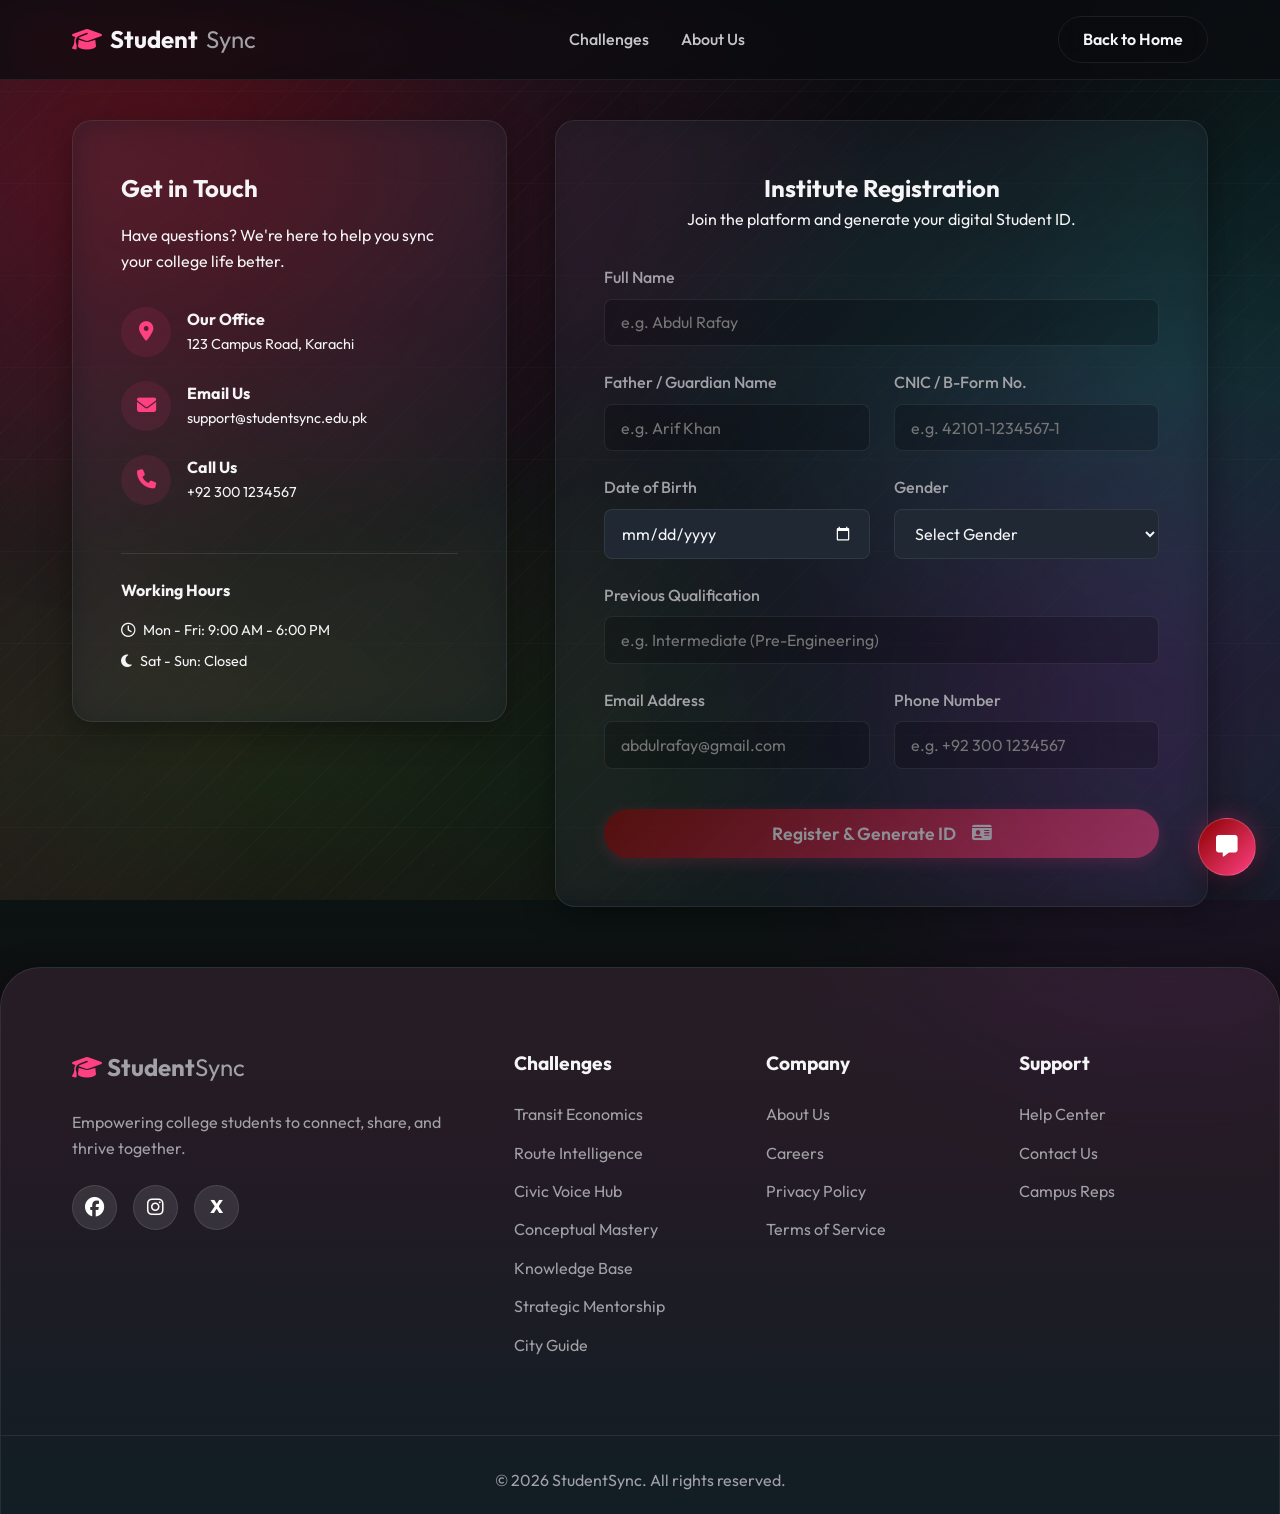
<file: contact.html>
<!DOCTYPE html>
<html lang="en">
<head>
    <meta charset="UTF-8">
    <meta name="viewport" content="width=device-width, initial-scale=1.0">
    <title>Registration | StudentSync</title>
    <link href="https://fonts.googleapis.com/css2?family=Outfit:wght@300;400;500;600;700&display=swap" rel="stylesheet">
    <link rel="stylesheet" href="https://cdnjs.cloudflare.com/ajax/libs/font-awesome/6.4.0/css/all.min.css">
    <link rel="stylesheet" href="style.css">
    <style>
        .contact-section {
            padding: 120px 0 60px;
            min-height: 100vh;
            display: flex;
            justify-content: center;
            align-items: center;
        }
        
        .form-container {
            width: 100%;
            max-width: 600px;
            padding: 3rem;
        }

        .form-header {
            text-align: center;
            margin-bottom: 2rem;
        }

        .form-group {
            margin-bottom: 1.5rem;
        }

        .form-group label {
            display: block;
            margin-bottom: 0.5rem;
            color: var(--text-muted);
            font-weight: 500;
        }

        .form-control {
            width: 100%;
            padding: 0.8rem 1rem;
            background: rgba(0, 0, 0, 0.2);
            border: 1px solid var(--glass-border);
            border-radius: 8px;
            color: var(--text-white);
            font-family: 'Outfit', sans-serif;
            font-size: 1rem;
            transition: var(--transition);
        }

        .form-control:focus {
            outline: none;
            border-color: var(--accent-coral);
            box-shadow: 0 0 10px rgba(255, 64, 129, 0.2);
        }

        .form-row {
            display: grid;
            grid-template-columns: 1fr 1fr;
            gap: 1.5rem;
        }

        .id-card-container {
            display: none;
            flex-direction: column;
            align-items: center;
            width: 100%;
            max-width: 600px;
            padding: 3rem;
            text-align: center;
        }

        #idCanvas {
            max-width: 100%;
            border-radius: 16px;
            box-shadow: 0 20px 40px rgba(0,0,0,0.5);
            margin: 2rem 0;
            background-color: white; /* Base color for canvas */
        }

        /* Validation UI */
        .form-group { position: relative; }
        .input-wrapper { position: relative; }
        .form-control.is-invalid { border-color: #ff4d4f !important; box-shadow: 0 0 8px rgba(255, 77, 79, 0.3) !important; }
        .form-control.is-valid { border-color: #27c93f !important; box-shadow: 0 0 8px rgba(39, 201, 63, 0.3) !important; }
        .error-text { color: #ff4d4f; font-size: 0.85rem; margin-top: 5px; display: block; animation: fadeIn 0.3s ease; }
        .validation-icon { position: absolute; right: 15px; top: 50%; transform: translateY(-50%); font-size: 1rem; opacity: 0; transition: opacity 0.3s ease; }
        .validation-icon.fa-circle-check { color: #27c93f; opacity: 1; }
        .validation-icon.fa-circle-xmark { color: #ff4d4f; opacity: 1; }

        @media (max-width: 768px) {
            .contact-section {
                padding: 100px 0 40px;
            }

            .contact-grid {
                grid-template-columns: 1fr !important;
                gap: 2rem !important;
            }

            .contact-info-panel {
                padding: 2rem !important;
            }

            .form-container,
            .id-card-container {
                padding: 1.5rem !important;
            }

            .form-row {
                grid-template-columns: 1fr;
                gap: 0;
            }
        }
    </style>
</head>
<body>
    <div class="bg-gradient bg-gradient-1"></div>
    <div class="bg-gradient bg-gradient-2" style="top: 20%; left: 60%;"></div>

    <!-- Navbar -->
    <header class="navbar">
        <div class="container nav-container">
            <a href="index.html" class="logo">
                <i class="fa-solid fa-graduation-cap"></i>
                Student<span>Sync</span>
            </a>
            <nav class="nav-links">
                <a href="index.html#features">Challenges</a>
                <a href="about.html">About Us</a>
            </nav>
            <div class="nav-actions">
                <a href="index.html" class="btn btn-outline" style="text-decoration: none;">Back to Home</a>
            </div>
        </div>
    </header>

    <main>
        <section class="contact-section">
            <div class="container contact-grid">
                
                <!-- Contact Information & Details -->
                <div class="contact-info-panel glass-card" style="padding: 3rem; display: flex; flex-direction: column; gap: 2rem;">
                    <div>
                        <h2 style="margin-bottom: 1rem;">Get in Touch</h2>
                        <p class="text-muted">Have questions? We're here to help you sync your college life better.</p>
                    </div>
                    
                    <div class="info-items" style="display: flex; flex-direction: column; gap: 1.5rem;">
                        <div style="display: flex; gap: 1rem; align-items: center;">
                            <div class="icon-box" style="width: 50px; height: 50px; border-radius: 50%; background: rgba(255, 64, 129, 0.1); display: flex; align-items: center; justify-content: center; color: var(--accent-coral); font-size: 1.2rem;">
                                <i class="fa-solid fa-location-dot"></i>
                            </div>
                            <div>
                                <h4>Our Office</h4>
                                <p class="text-muted" style="font-size: 0.9rem;">123 Campus Road, Karachi</p>
                            </div>
                        </div>
                        
                        <div style="display: flex; gap: 1rem; align-items: center;">
                            <div class="icon-box" style="width: 50px; height: 50px; border-radius: 50%; background: rgba(255, 64, 129, 0.1); display: flex; align-items: center; justify-content: center; color: var(--accent-coral); font-size: 1.2rem;">
                                <i class="fa-solid fa-envelope"></i>
                            </div>
                            <div>
                                <h4>Email Us</h4>
                                <p class="text-muted" style="font-size: 0.9rem;">support@studentsync.edu.pk</p>
                            </div>
                        </div>
                        
                        <div style="display: flex; gap: 1rem; align-items: center;">
                            <div class="icon-box" style="width: 50px; height: 50px; border-radius: 50%; background: rgba(255, 64, 129, 0.1); display: flex; align-items: center; justify-content: center; color: var(--accent-coral); font-size: 1.2rem;">
                                <i class="fa-solid fa-phone"></i>
                            </div>
                            <div>
                                <h4>Call Us</h4>
                                <p class="text-muted" style="font-size: 0.9rem;">+92 300 1234567</p>
                            </div>
                        </div>
                    </div>
                    
                    <div class="faq-mini" style="margin-top: 1rem; border-top: 1px solid rgba(255,255,255,0.1); padding-top: 1.5rem;">
                        <h4 style="margin-bottom: 1rem;">Working Hours</h4>
                        <p class="text-muted" style="font-size: 0.9rem; margin-bottom: 0.5rem;"><i class="fa-regular fa-clock" style="margin-right: 5px;"></i> Mon - Fri: 9:00 AM - 6:00 PM</p>
                        <p class="text-muted" style="font-size: 0.9rem;"><i class="fa-solid fa-moon" style="margin-right: 5px;"></i> Sat - Sun: Closed</p>
                    </div>
                </div>

                <!-- Right Side Container -->
                <div style="display: flex; flex-direction: column; gap: 2rem; width: 100%;">
                    <!-- Registration Form -->
                    <div class="glass-card form-container" id="registrationFormContainer" style="max-width: 100%;">
                        <div class="form-header">
                            <h2>Institute Registration</h2>
                            <p class="text-muted">Join the platform and generate your digital Student ID.</p>
                        </div>
                        
                        <form id="registrationForm">
                            <div class="form-group">
                                <label for="fullName">Full Name</label>
                                <input type="text" id="fullName" class="form-control" placeholder="e.g. Abdul Rafay" required>
                            </div>
                            
                            <div class="form-row">
                                <div class="form-group">
                                    <label for="fatherName">Father / Guardian Name</label>
                                    <input type="text" id="fatherName" class="form-control" placeholder="e.g. Arif Khan" required>
                                </div>
                                <div class="form-group">
                                    <label for="cnic">CNIC / B-Form No.</label>
                                    <input type="text" id="cnic" class="form-control" placeholder="e.g. 42101-1234567-1" required>
                                </div>
                            </div>

                            <div class="form-row">
                                <div class="form-group">
                                    <label for="dob">Date of Birth</label>
                                    <input type="date" id="dob" class="form-control" required style="background-color: #1f2833; color-scheme: dark;">
                                </div>
                                <div class="form-group">
                                    <label for="gender">Gender</label>
                                    <select id="gender" class="form-control" required style="background-color: #1f2833;">
                                        <option value="">Select Gender</option>
                                        <option value="Male">Male</option>
                                        <option value="Female">Female</option>
                                        <option value="Other">Other</option>
                                    </select>
                                </div>
                            </div>

                            <div class="form-group">
                                <label for="qualification">Previous Qualification</label>
                                <input type="text" id="qualification" class="form-control" placeholder="e.g. Intermediate (Pre-Engineering)" required>
                            </div>
                            
                            <div class="form-row">
                                <div class="form-group">
                                    <label for="email">Email Address</label>
                                    <input type="email" id="email" class="form-control" placeholder="abdulrafay@gmail.com" required>
                                </div>
                                <div class="form-group">
                                    <label for="phone">Phone Number</label>
                                    <input type="tel" id="phone" class="form-control" placeholder="e.g. +92 300 1234567" required>
                                </div>
                            </div>

                            <button type="submit" class="btn btn-primary btn-large" style="width: 100%; margin-top: 1rem;">
                                Register & Generate ID <i class="fa-solid fa-id-card" style="margin-left: 8px;"></i>
                            </button>
                        </form>
                    </div>

                    <!-- ID Card Result Container -->
                    <div class="glass-card id-card-container" id="idCardContainer" style="max-width: 100%;">
                        <div class="form-header">
                            <h2><i class="fa-solid fa-circle-check" style="color: #27c93f; margin-right: 10px;"></i>Registration Successful!</h2>
                            <p class="text-muted">Your official StudentSync Digital ID has been generated.</p>
                        </div>
                        
                        <canvas id="idCanvas" width="450" height="650"></canvas>
                        
                        <div style="display: flex; gap: 1rem; margin-top: 1rem; width: 100%;">
                            <button id="downloadBtn" class="btn btn-primary" style="flex: 1;">
                                Download ID <i class="fa-solid fa-download" style="margin-left: 8px;"></i>
                            </button>
                            <a href="index.html" class="btn btn-outline" style="flex: 1; text-decoration: none;">
                                Go to Dashboard
                            </a>
                        </div>
                    </div>
                </div>
            </div>
        </section>
    </main>

    <!-- Footer -->
    <footer class="footer glass-card">
        <div class="container footer-container">
            <div class="footer-col brand-col">
                <a href="#" class="logo">
                    <i class="fa-solid fa-graduation-cap"></i>
                    Student<span>Sync</span>
                </a>
                <p>Empowering college students to connect, share, and thrive together.</p>
                <div class="social-links">
                    <a href="https://www.facebook.com/login" target="_blank" rel="noopener noreferrer" aria-label="Facebook login"><i class="fa-brands fa-facebook"></i></a>
                    <a href="https://www.instagram.com/accounts/login/" target="_blank" rel="noopener noreferrer" aria-label="Instagram login"><i class="fa-brands fa-instagram"></i></a>
                    <a href="https://x.com/i/flow/login" target="_blank" rel="noopener noreferrer" aria-label="X login" class="social-x"><span>X</span></a>
                </div>
            </div>
            <div class="footer-col">
                <h4>Challenges</h4>
                <a href="transit-economics.html">Transit Economics</a>
                <a href="route-intelligence.html">Route Intelligence</a>
                <a href="civic-voice.html">Civic Voice Hub</a>
                <a href="conceptual-mastery.html">Conceptual Mastery</a>
                <a href="knowledge-base.html">Knowledge Base</a>
                <a href="strategic-mentorship.html">Strategic Mentorship</a>
                <a href="city-guide.html">City Guide</a>
            </div>
            <div class="footer-col">
                <h4>Company</h4>
                <a href="about.html">About Us</a>
                <a href="#">Careers</a>
                <a href="#">Privacy Policy</a>
                <a href="#">Terms of Service</a>
            </div>
            <div class="footer-col">
                <h4>Support</h4>
                <a href="#">Help Center</a>
                <a href="#">Contact Us</a>
                <a href="#">Campus Reps</a>
            </div>
        </div>
        <div class="footer-bottom">
            <p>&copy; 2026 StudentSync. All rights reserved.</p>
        </div>
    </footer>

    <script src="contact.js"></script>
    <script src="chatbot.js"></script>
</body>
</html>
</file>
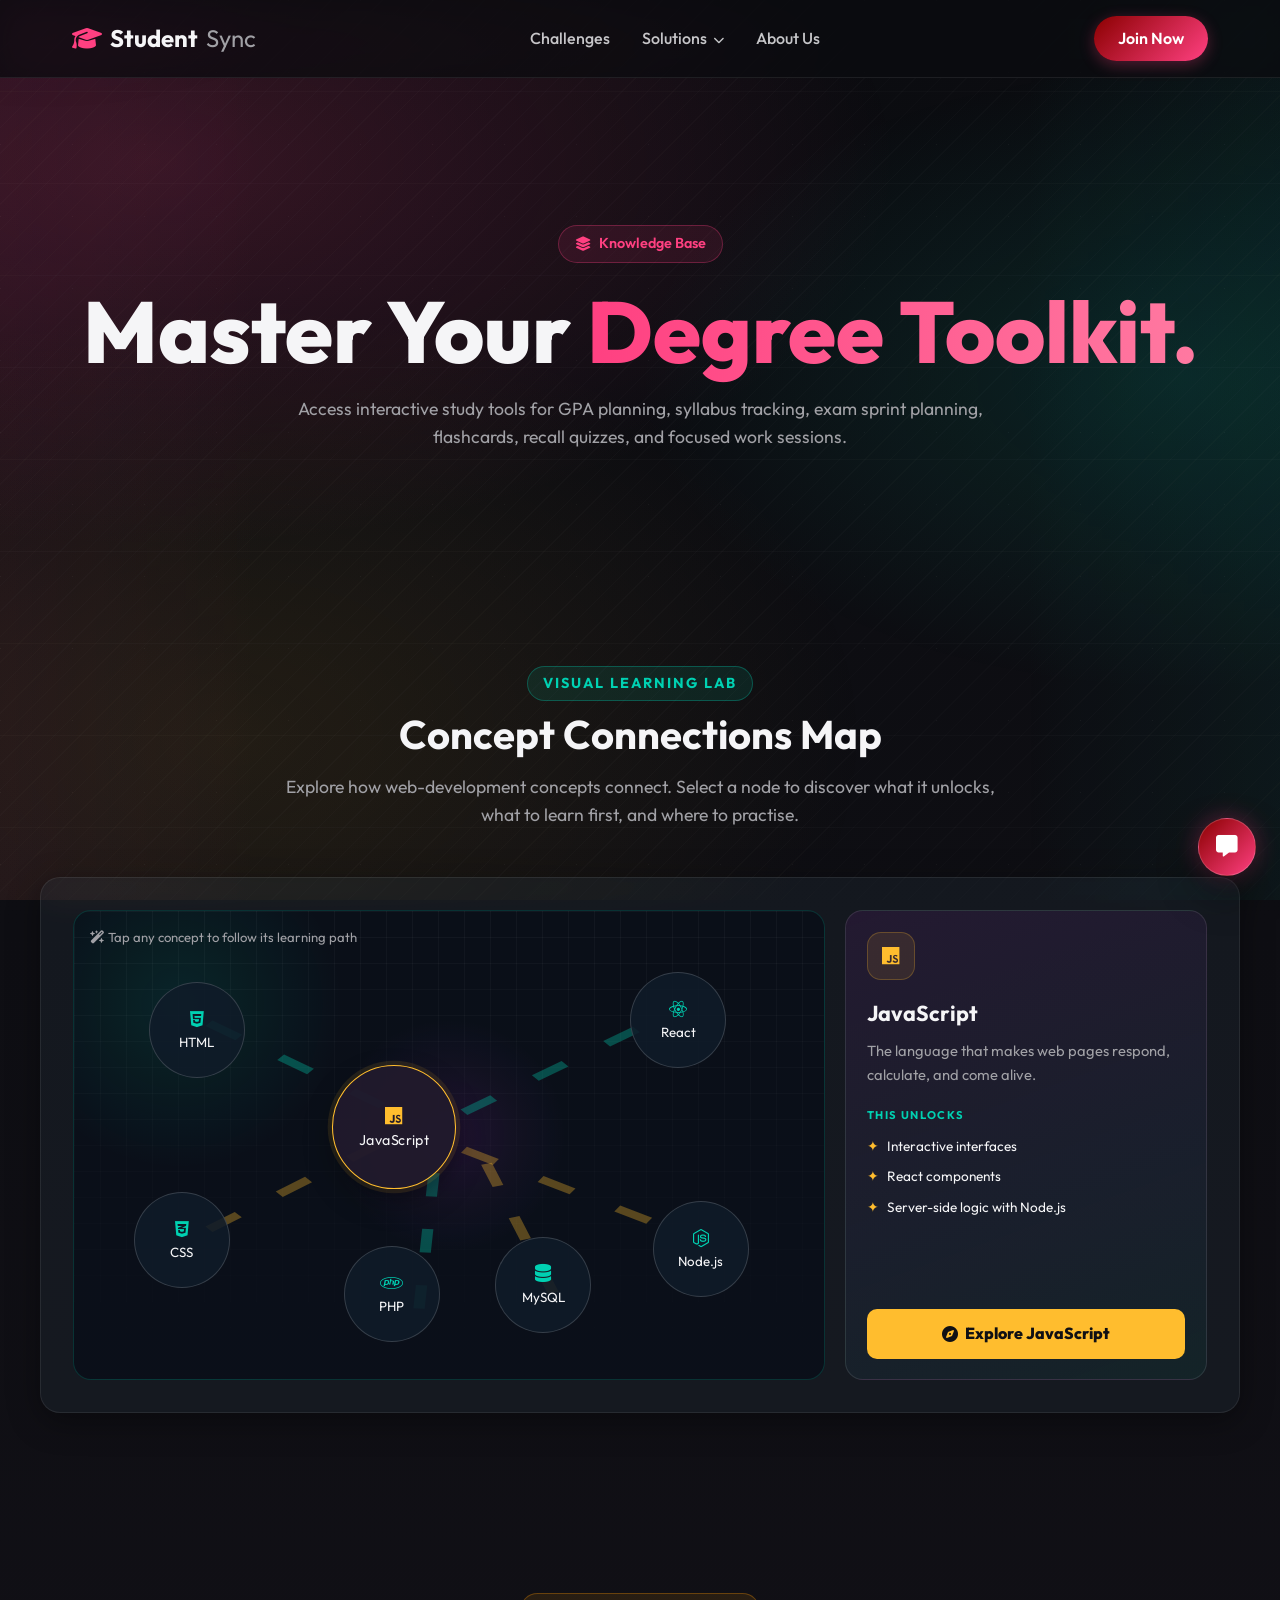
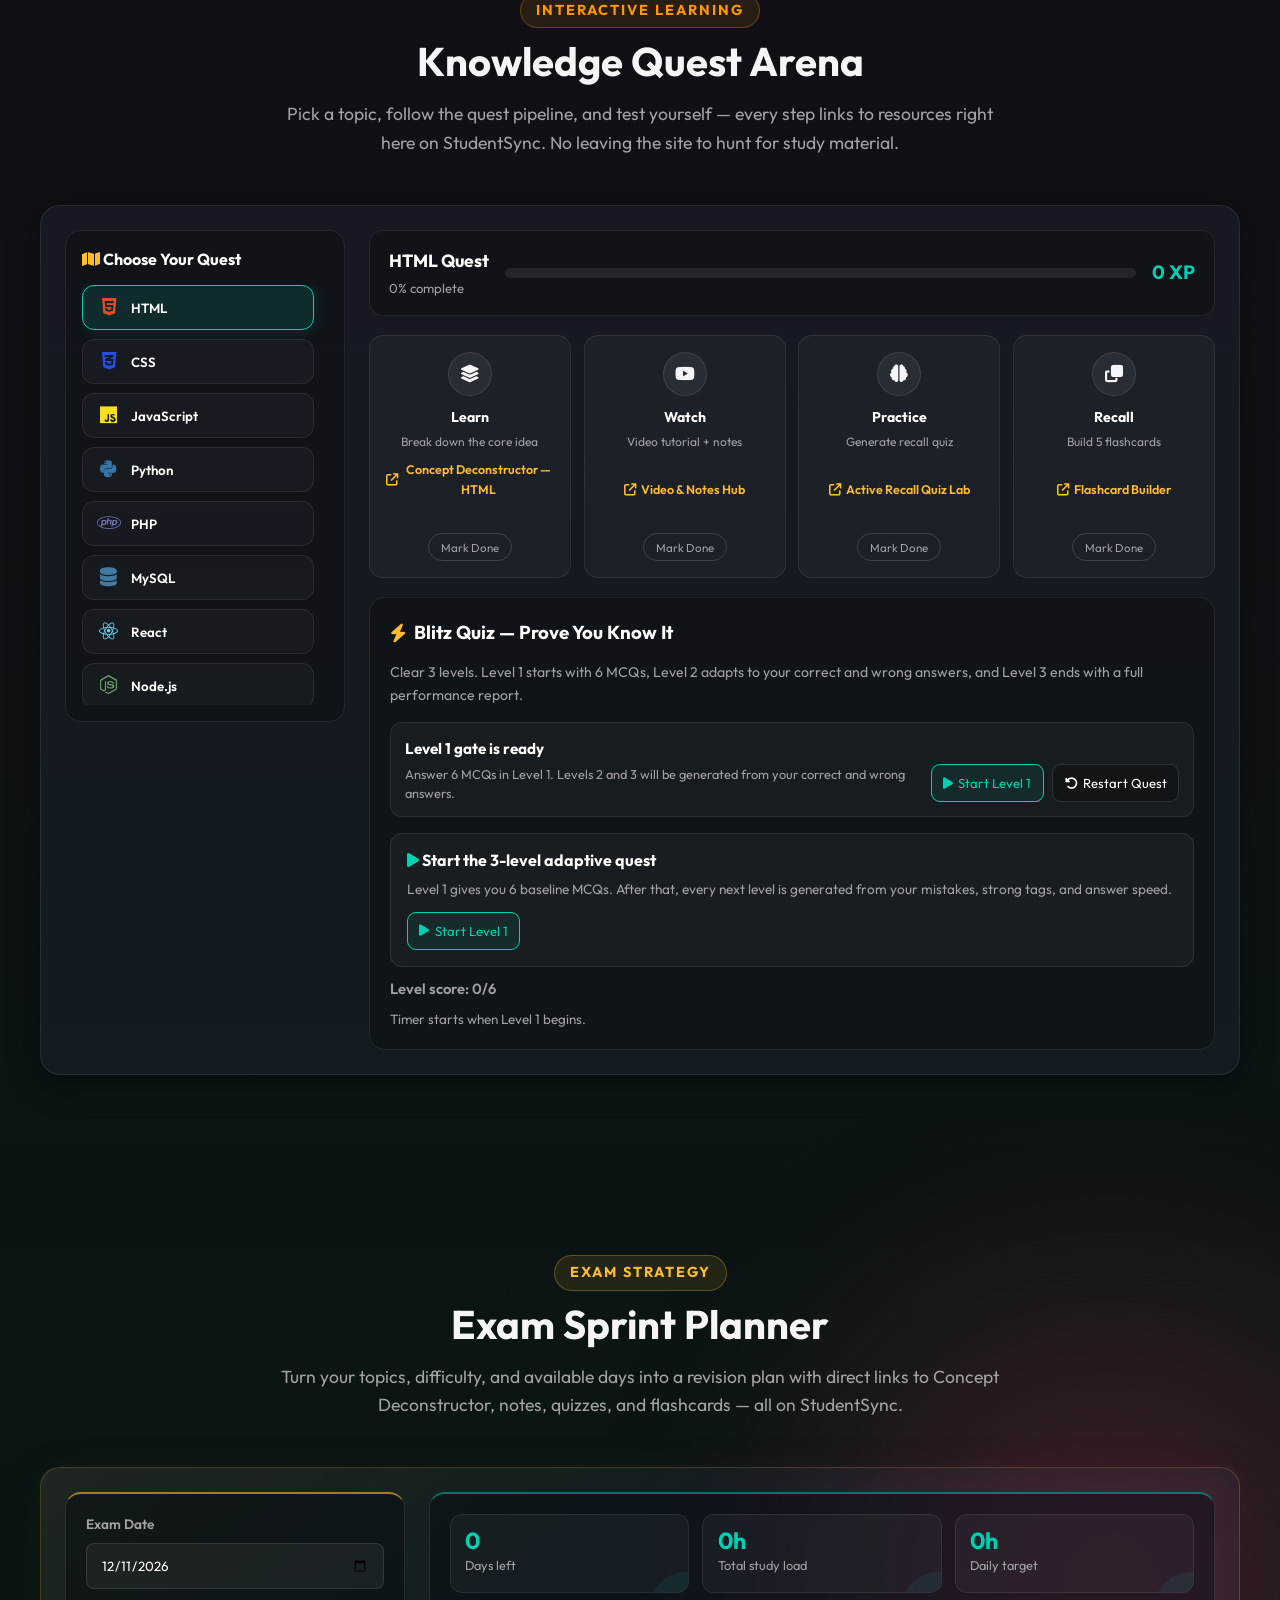
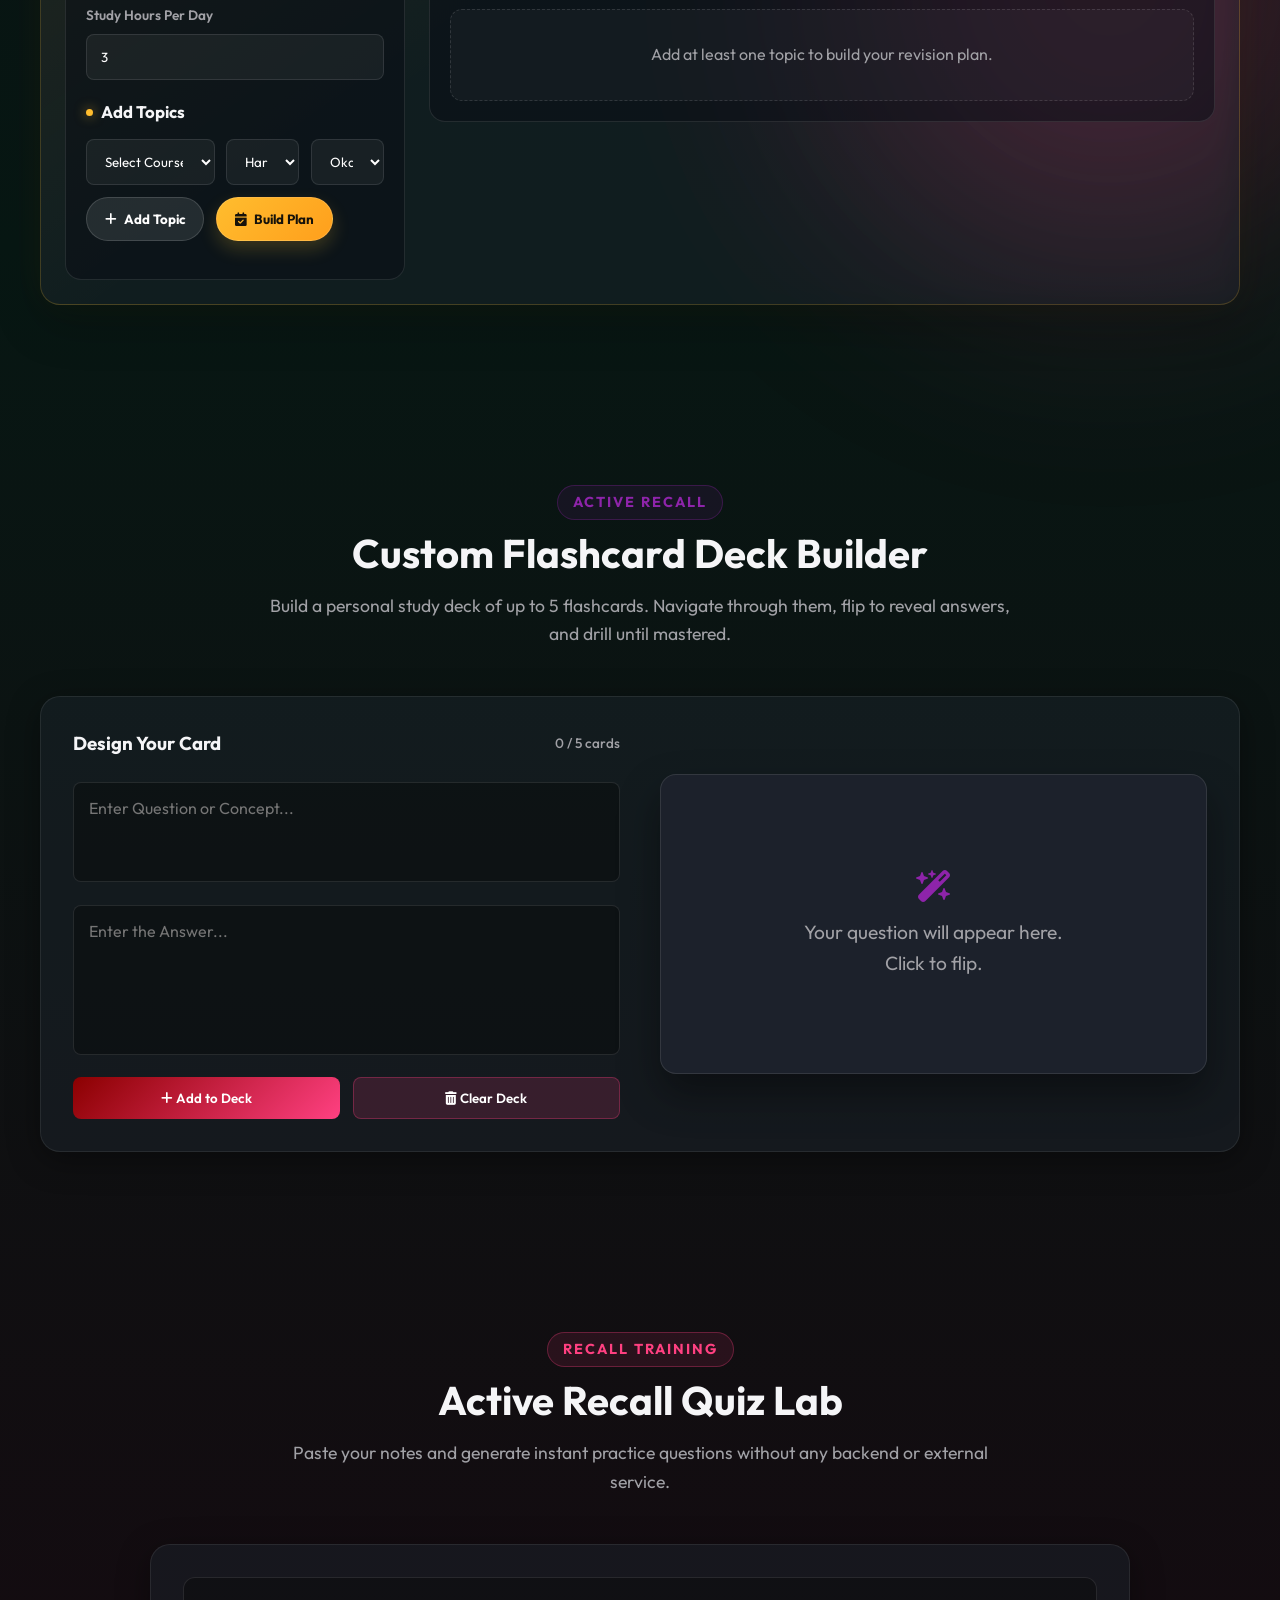
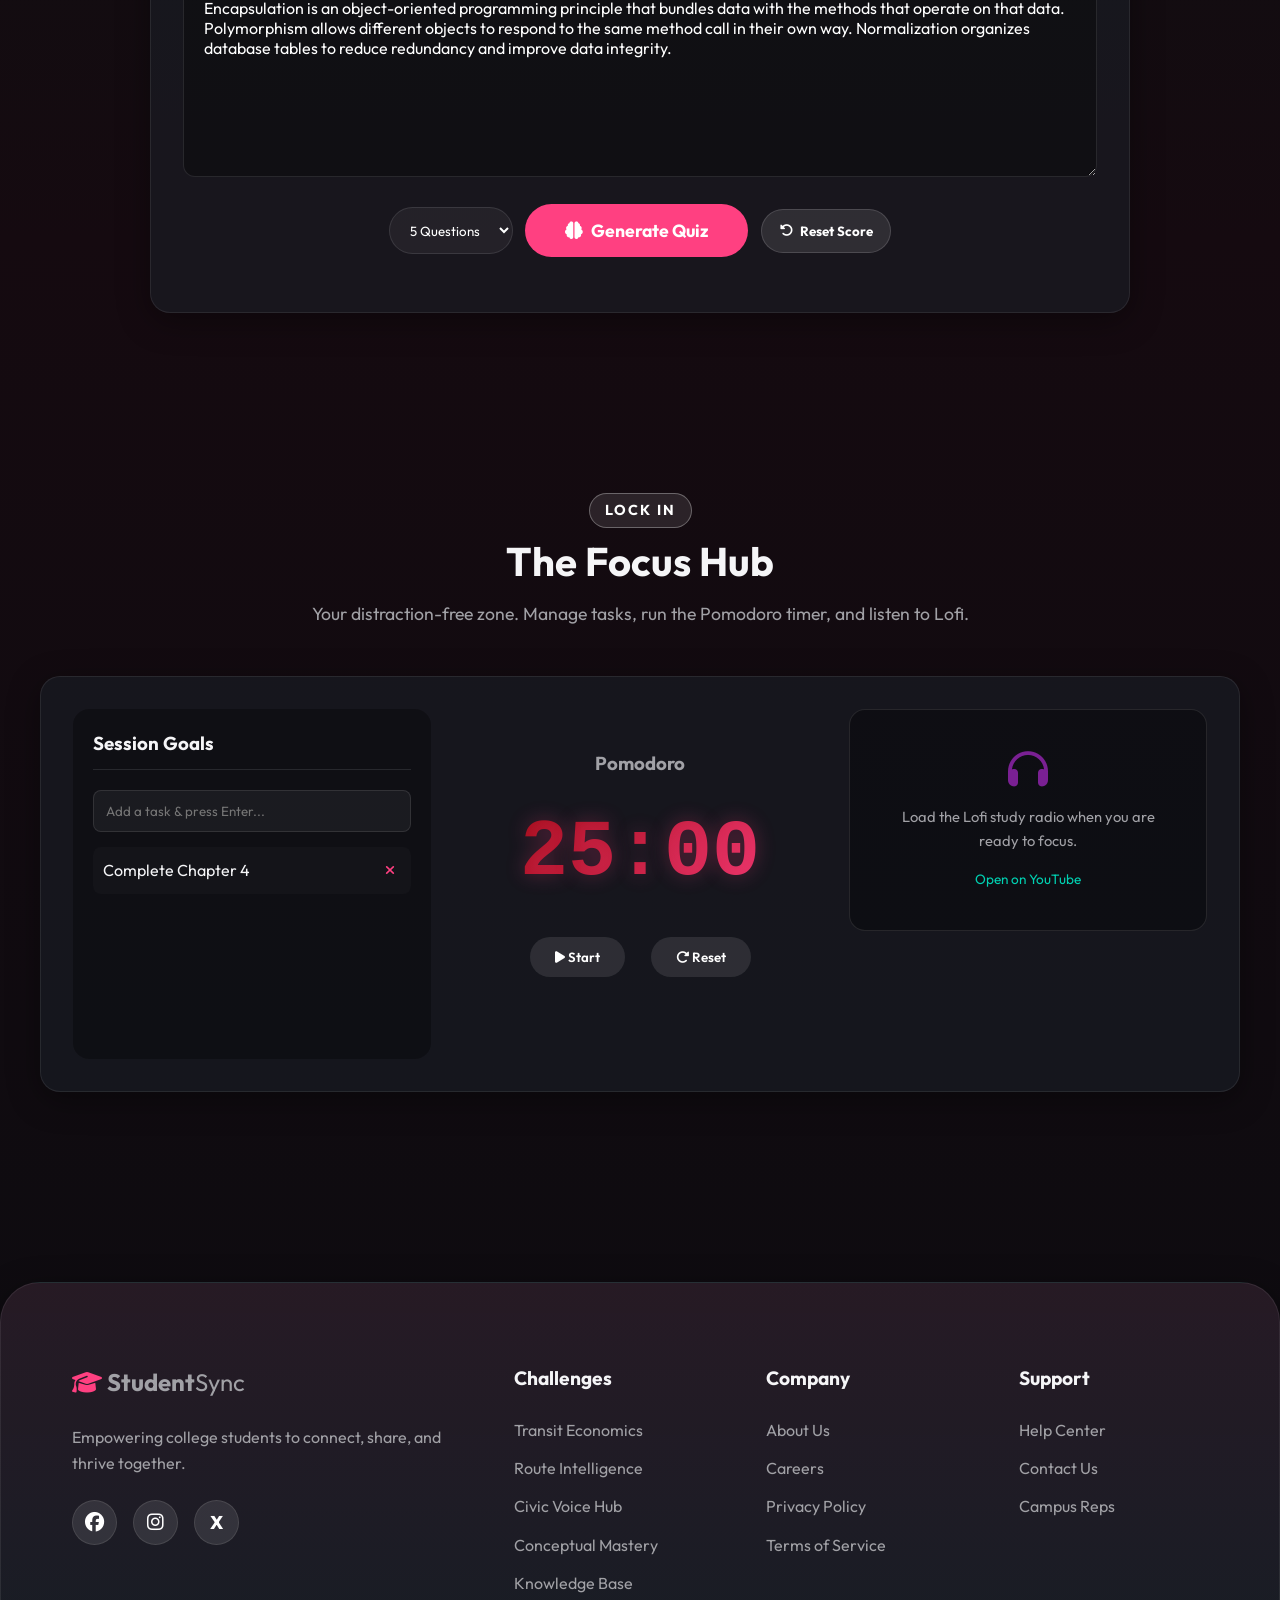
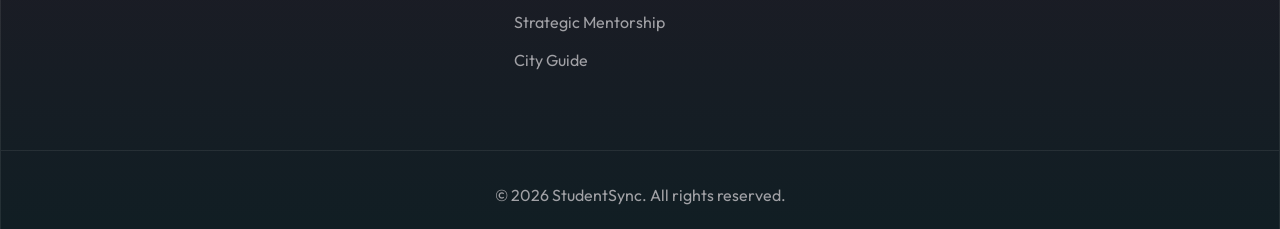
<file: knowledge-base.html>
<!DOCTYPE html>
<html lang="en">
<head>
    <meta charset="UTF-8">
    <meta name="viewport" content="width=device-width, initial-scale=1.0">
    <title>Knowledge Base | StudentSync</title>
    <meta name="description" content="Access the ultimate suite of functional study tools on the StudentSync Knowledge Base.">
    <!-- Google Fonts: Outfit -->
    <link rel="preconnect" href="https://fonts.googleapis.com">
    <link rel="preconnect" href="https://fonts.gstatic.com" crossorigin>
    <link href="https://fonts.googleapis.com/css2?family=Outfit:wght@300;400;500;600;700;800&display=swap" rel="stylesheet">
    <!-- FontAwesome -->
    <link rel="stylesheet" href="https://cdnjs.cloudflare.com/ajax/libs/font-awesome/6.4.0/css/all.min.css">
    <!-- Custom CSS -->
    <link rel="stylesheet" href="style.css">
    <style>
        :root {
            --kb-gradient: linear-gradient(135deg, var(--primary-maroon), var(--accent-coral));
            --kb-panel: rgba(31, 40, 51, 0.42);
            --kb-panel-strong: rgba(11, 12, 16, 0.5);
            --kb-border: var(--glass-border);
            --kb-border-glow: var(--glass-border-glow);
            --spacing-section: 90px;
        }

        html {
            scroll-behavior: smooth;
        }

        /* Generic Section Styling */
        .kb-section {
            padding: var(--spacing-section) 0;
            position: relative;
        }
        .kb-header {
            text-align: center;
            margin-bottom: 3rem;
        }
        .kb-kicker {
            display: inline-flex;
            align-items: center;
            gap: 0.45rem;
            color: var(--accent-coral);
            font-size: 0.9rem;
            text-transform: uppercase;
            letter-spacing: 2px;
            font-weight: 700;
            margin-bottom: 10px;
            background: rgba(255, 64, 129, 0.1);
            padding: 5px 15px;
            border-radius: 50px;
            border: 1px solid rgba(255, 64, 129, 0.3);
        }
        .kb-title {
            font-size: clamp(2rem, 5vw, 2.8rem);
            line-height: 1.15;
            margin-bottom: 1rem;
        }
        .kb-subtitle {
            color: var(--text-muted);
            font-size: 1.1rem;
            max-width: 740px;
            margin: 0 auto;
        }

        .glass-box {
            background: var(--glass-bg);
            backdrop-filter: blur(16px);
            -webkit-backdrop-filter: blur(16px);
            border: 1px solid var(--glass-border);
            border-radius: 20px;
            padding: 2rem;
            box-shadow: var(--glass-shadow);
            transition: var(--transition);
            position: relative;
        }
        .glass-box:hover {
            border-color: var(--kb-border-glow);
            background: var(--glass-bg-hover);
            transform: translateY(-5px);
        }
        .glass-box.no-lift:hover {
            transform: none;
        }

        .kb-section[id] {
            scroll-margin-top: 110px;
        }

        /* Hero */
        .hero-section {
            padding: 180px 0 80px;
            text-align: center;
            min-height: 64vh;
            display: flex;
            flex-direction: column;
            justify-content: center;
            align-items: center;
        }
        .hero-title {
            font-size: clamp(3rem, 8vw, 5.4rem);
            font-weight: 800;
            line-height: 1.02;
            color: var(--text-white);
            margin-bottom: 20px;
        }

        /* 1. GPA Predictor */
        .gpa-grid {
            display: grid;
            grid-template-columns: 1fr 1fr;
            gap: 40px;
            align-items: center;
        }
        .gpa-input-group {
            margin-bottom: 20px;
        }
        .gpa-input-group label {
            display: block;
            margin-bottom: 8px;
            color: var(--text-muted);
            font-weight: 500;
        }
        .gpa-input {
            width: 100%;
            background: rgba(0,0,0,0.3);
            border: 1px solid rgba(255,255,255,0.1);
            color: white;
            padding: 15px;
            border-radius: 8px;
            font-size: 1.1rem;
            outline: none;
            transition: 0.3s;
            min-width: 0;
        }
        .gpa-input:focus { border-color: var(--accent-mint); background: rgba(0,0,0,0.5); }
        
        .gpa-course-row {
            display: grid;
            grid-template-columns: 2fr 1fr 1fr;
            gap: 10px;
            margin-bottom: 10px;
        }
        .btn-add-course {
            background: rgba(0, 209, 178, 0.1);
            color: var(--accent-mint);
            border: 1px solid rgba(0, 209, 178, 0.3);
            padding: 10px 20px;
            border-radius: 8px;
            cursor: pointer;
            width: 100%;
            transition: 0.3s;
            font-weight: 600;
        }
        .btn-add-course:hover { background: var(--accent-mint); color: #000; }
        
        .gpa-gauge-container {
            text-align: center;
            position: relative;
        }
        .gpa-gauge {
            width: 300px;
            height: 150px;
            margin: 0 auto;
            position: relative;
            overflow: hidden;
        }
        .gauge-bg {
            width: 300px; height: 300px;
            border-radius: 50%;
            border: 20px solid rgba(255,255,255,0.05);
            position: absolute; top: 0; left: 0;
            border-bottom-color: transparent;
            border-right-color: transparent;
            transform: rotate(45deg);
        }
        .gauge-fill {
            width: 300px; height: 300px;
            border-radius: 50%;
            border: 20px solid var(--accent-mint);
            position: absolute; top: 0; left: 0;
            border-bottom-color: transparent;
            border-right-color: transparent;
            transform: rotate(-135deg); /* Min: -135deg, Max: 45deg */
            transition: transform 1s cubic-bezier(0.2, 1, 0.2, 1);
        }
        .gpa-result-text {
            font-size: 4rem;
            font-weight: 800;
            margin-top: 20px;
            color: white;
            text-shadow: 0 0 20px rgba(0, 209, 178, 0.5);
        }

        /* 2. Knowledge Quest Arena */
        #knowledge-quest .glass-box {
            padding: 1.5rem;
        }
        .quest-layout {
            display: grid;
            grid-template-columns: minmax(220px, 280px) 1fr;
            gap: 1.5rem;
            align-items: start;
        }
        .quest-sidebar {
            background: rgba(0,0,0,0.22);
            border: 1px solid rgba(255,255,255,0.08);
            border-radius: 16px;
            padding: 1rem;
        }
        .quest-topics {
            display: grid;
            gap: 0.55rem;
            max-height: 420px;
            overflow-y: auto;
            padding-right: 0.25rem;
        }
        .quest-topic-btn {
            display: flex;
            align-items: center;
            gap: 0.7rem;
            padding: 0.75rem 0.9rem;
            border-radius: 12px;
            border: 1px solid rgba(255,255,255,0.08);
            background: rgba(255,255,255,0.03);
            color: white;
            font-family: inherit;
            font-weight: 600;
            cursor: pointer;
            transition: var(--transition);
            text-align: left;
            width: 100%;
        }
        .quest-topic-btn:hover { border-color: rgba(0,209,178,0.35); background: rgba(0,209,178,0.06); }
        .quest-topic-btn.active {
            border-color: var(--accent-mint);
            background: rgba(0,209,178,0.12);
            box-shadow: 0 0 20px rgba(0,209,178,0.15);
        }
        .quest-topic-btn i { font-size: 1.2rem; width: 1.4rem; text-align: center; flex-shrink: 0; }
        .quest-main { display: grid; gap: 1.2rem; min-width: 0; }
        .quest-xp-bar {
            background: rgba(0,0,0,0.25);
            border: 1px solid rgba(255,255,255,0.08);
            border-radius: 14px;
            padding: 1rem 1.2rem;
            display: flex;
            align-items: center;
            justify-content: space-between;
            gap: 1rem;
            flex-wrap: wrap;
        }
        .quest-xp-track {
            flex: 1;
            min-width: 140px;
            height: 10px;
            background: rgba(255,255,255,0.08);
            border-radius: 50px;
            overflow: hidden;
        }
        .quest-xp-fill {
            height: 100%;
            width: 0%;
            background: linear-gradient(90deg, var(--accent-violet), var(--accent-mint));
            border-radius: 50px;
            transition: width 0.5s ease;
        }
        .quest-pipeline {
            display: grid;
            grid-template-columns: repeat(4, minmax(0, 1fr));
            gap: 0.8rem;
        }
        .quest-node {
            background: rgba(255,255,255,0.03);
            border: 1px solid rgba(255,255,255,0.08);
            border-radius: 14px;
            padding: 1rem;
            text-align: center;
            transition: var(--transition);
            position: relative;
            min-height: 190px;
            display: flex;
            flex-direction: column;
            align-items: center;
        }
        .quest-node.done { border-color: rgba(0,209,178,0.4); background: rgba(0,209,178,0.08); }
        .quest-node-icon {
            width: 44px; height: 44px;
            border-radius: 50%;
            display: flex; align-items: center; justify-content: center;
            margin: 0 auto 0.6rem;
            font-size: 1.1rem;
            background: rgba(255,255,255,0.06);
            border: 1px solid rgba(255,255,255,0.1);
        }
        .quest-node.done .quest-node-icon { background: rgba(0,209,178,0.15); color: var(--accent-mint); border-color: rgba(0,209,178,0.35); }
        .quest-node h4 { font-size: 0.88rem; margin-bottom: 0.35rem; color: white; }
        .quest-node p { font-size: 0.75rem; color: var(--text-muted); margin-bottom: 0.6rem; line-height: 1.4; flex: 1; }
        .quest-node a {
            display: inline-flex;
            align-items: center;
            gap: 0.3rem;
            font-size: 0.78rem;
            color: var(--accent-gold);
            text-decoration: none;
            font-weight: 600;
            margin-bottom: 0.45rem;
        }
        .quest-node a:hover { text-decoration: underline; }
        .quest-node-check {
            margin-top: auto;
            background: transparent;
            border: 1px solid rgba(255,255,255,0.15);
            color: var(--text-muted);
            padding: 0.35rem 0.75rem;
            border-radius: 50px;
            font-size: 0.72rem;
            cursor: pointer;
            font-family: inherit;
            transition: 0.2s;
        }
        .quest-node-check.is-done { border-color: var(--accent-mint); color: var(--accent-mint); background: rgba(0,209,178,0.1); }
        .quest-blitz {
            background: rgba(0,0,0,0.22);
            border: 1px solid rgba(255,255,255,0.08);
            border-radius: 16px;
            padding: 1.25rem;
        }
        .quest-blitz h3 { margin-bottom: 0.8rem; display: flex; align-items: center; gap: 0.5rem; color: white; }
        .quest-adaptive-panel {
            display: grid;
            grid-template-columns: 1fr auto;
            gap: 0.8rem;
            align-items: end;
            margin: 0.9rem 0 1rem;
            padding: 0.85rem;
            border: 1px solid rgba(255,255,255,0.08);
            border-radius: 12px;
            background: rgba(255,255,255,0.035);
        }
        .quest-adaptive-copy strong {
            color: white;
            display: block;
            font-size: 0.95rem;
            margin-bottom: 0.25rem;
        }
        .quest-adaptive-copy span {
            color: var(--text-muted);
            display: block;
            font-size: 0.8rem;
            line-height: 1.45;
        }
        .quest-controls {
            display: flex;
            align-items: center;
            justify-content: flex-end;
            gap: 0.55rem;
            flex-wrap: wrap;
        }
        .quest-select,
        .quest-action-btn {
            min-height: 38px;
            border-radius: 9px;
            border: 1px solid rgba(255,255,255,0.13);
            background: rgba(0,0,0,0.22);
            color: white;
            font-family: inherit;
            font-size: 0.82rem;
        }
        .quest-select {
            padding: 0.45rem 0.65rem;
            outline: none;
        }
        .quest-select option { background: var(--bg-dark); }
        .quest-action-btn {
            display: inline-flex;
            align-items: center;
            gap: 0.35rem;
            padding: 0.45rem 0.7rem;
            cursor: pointer;
            transition: 0.2s;
        }
        .quest-action-btn:hover {
            border-color: var(--accent-gold);
            color: var(--accent-gold);
        }
        .quest-action-btn.active {
            border-color: var(--accent-mint);
            color: var(--accent-mint);
            background: rgba(0,209,178,0.08);
        }
        .quest-level-chip {
            display: inline-flex;
            align-items: center;
            gap: 0.35rem;
            color: var(--accent-mint);
            border: 1px solid rgba(0,209,178,0.22);
            border-radius: 999px;
            padding: 0.25rem 0.5rem;
            font-size: 0.72rem;
            font-weight: 700;
            margin-bottom: 0.55rem;
        }
        .quest-blitz-q {
            background: rgba(255,255,255,0.04);
            border: 1px solid rgba(255,255,255,0.08);
            border-radius: 12px;
            padding: 1rem;
            margin-bottom: 0.85rem;
        }
        .quest-blitz-q h4 { font-size: 0.95rem; margin-bottom: 0.75rem; color: white; line-height: 1.45; }
        .quest-blitz-opts { display: grid; gap: 0.55rem; }
        .quest-flow-meta {
            display: flex;
            gap: 0.5rem;
            flex-wrap: wrap;
            margin-bottom: 0.8rem;
        }
        .quest-flow-pill {
            display: inline-flex;
            align-items: center;
            gap: 0.35rem;
            border: 1px solid rgba(255,255,255,0.12);
            border-radius: 999px;
            color: var(--text-muted);
            font-size: 0.74rem;
            font-weight: 700;
            padding: 0.28rem 0.55rem;
            background: rgba(255,255,255,0.035);
        }
        .quest-blitz-opt {
            border: 1px solid rgba(255,255,255,0.12);
            background: rgba(255,255,255,0.04);
            color: white;
            border-radius: 10px;
            padding: 0.7rem 0.85rem;
            text-align: left;
            cursor: pointer;
            font-family: inherit;
            font-size: 0.88rem;
            transition: 0.2s;
            display: flex;
            align-items: center;
            gap: 0.65rem;
            width: 100%;
        }
        .quest-blitz-opt:hover:not(:disabled) { border-color: var(--accent-violet); background: rgba(142,36,170,0.08); }
        .quest-blitz-opt:disabled { cursor: default; opacity: 0.95; }
        .quest-blitz-opt.correct { border-color: var(--accent-mint); background: rgba(0,209,178,0.14); }
        .quest-blitz-opt.wrong { border-color: var(--accent-coral); background: rgba(255,64,129,0.14); }
        .quest-opt-letter {
            width: 1.6rem;
            height: 1.6rem;
            border-radius: 50%;
            display: inline-flex;
            align-items: center;
            justify-content: center;
            background: rgba(255,255,255,0.08);
            border: 1px solid rgba(255,255,255,0.12);
            font-size: 0.75rem;
            font-weight: 700;
            flex-shrink: 0;
            color: var(--accent-gold);
        }
        .quest-opt-text {
            flex: 1;
            overflow-wrap: anywhere;
            font-family: inherit;
            font-size: 0.86rem;
        }
        .quest-blitz-score {
            color: var(--text-muted);
            font-size: 0.92rem;
            margin-top: 0.65rem;
            font-weight: 600;
        }
        .quest-blitz-insight {
            color: var(--text-muted);
            font-size: 0.84rem;
            line-height: 1.5;
            margin-top: 0.55rem;
        }
        .quest-next-panel,
        .quest-report {
            border: 1px solid rgba(255,255,255,0.09);
            border-radius: 12px;
            background: rgba(255,255,255,0.04);
            padding: 1rem;
        }
        .quest-next-panel h4,
        .quest-report h4 {
            color: white;
            margin-bottom: 0.45rem;
            line-height: 1.35;
        }
        .quest-next-panel p,
        .quest-report p {
            color: var(--text-muted);
            font-size: 0.85rem;
            line-height: 1.55;
            margin-bottom: 0.75rem;
        }
        .quest-report-grid {
            display: grid;
            grid-template-columns: repeat(4, minmax(0, 1fr));
            gap: 0.65rem;
            margin: 0.85rem 0;
        }
        .quest-report-metric {
            border: 1px solid rgba(255,255,255,0.09);
            border-radius: 10px;
            background: rgba(0,0,0,0.16);
            padding: 0.75rem;
        }
        .quest-report-metric span {
            color: var(--text-muted);
            display: block;
            font-size: 0.72rem;
            margin-bottom: 0.25rem;
        }
        .quest-report-metric strong {
            color: white;
            font-size: 1rem;
        }
        .quest-report-list {
            display: grid;
            gap: 0.55rem;
            margin-top: 0.75rem;
        }
        .quest-report-item {
            border: 1px solid rgba(255,255,255,0.08);
            border-left: 3px solid var(--accent-mint);
            border-radius: 10px;
            padding: 0.75rem;
            background: rgba(0,0,0,0.14);
        }
        .quest-report-item.wrong { border-left-color: var(--accent-coral); }
        .quest-report-item strong {
            color: white;
            display: block;
            font-size: 0.86rem;
            margin-bottom: 0.35rem;
        }
        .quest-report-item span {
            color: var(--text-muted);
            display: block;
            font-size: 0.78rem;
            line-height: 1.45;
        }
        .quest-blitz-hint a { color: var(--accent-gold); text-decoration: none; font-weight: 600; }
        .quest-blitz-hint a:hover { text-decoration: underline; }

        /* Feynman extras */
        .feynman-tabs {
            display: flex;
            gap: 0.5rem;
            margin-bottom: 1rem;
            flex-wrap: wrap;
        }
        .feynman-tab {
            border: 1px solid rgba(255,255,255,0.12);
            background: rgba(255,255,255,0.04);
            color: var(--text-muted);
            padding: 0.5rem 1rem;
            border-radius: 50px;
            cursor: pointer;
            font-family: inherit;
            font-weight: 600;
            font-size: 0.85rem;
            transition: 0.2s;
        }
        .feynman-tab.active { border-color: var(--accent-mint); color: var(--accent-mint); background: rgba(0,209,178,0.1); }
        .feynman-mistake {
            display: flex;
            align-items: flex-start;
            gap: 0.5rem;
            padding: 0.55rem 0.75rem;
            background: rgba(255,82,82,0.08);
            border: 1px solid rgba(255,82,82,0.2);
            border-radius: 8px;
            font-size: 0.85rem;
            color: var(--text-white);
            margin-bottom: 0.45rem;
        }
        .feynman-mistake i { color: #ff5252; margin-top: 0.15rem; }
        .feynman-rewrite-actions {
            display: flex;
            gap: 0.6rem;
            margin-top: 0.8rem;
            flex-wrap: wrap;
        }
        .feynman-highlight {
            background: rgba(0, 209, 178, 0.16);
            color: var(--accent-mint);
            padding: 0.1rem 0.35rem;
            border-radius: 999px;
            font-weight: 700;
        }
        .feynman-jargon-mark {
            background: rgba(255, 64, 129, 0.18);
            color: #ff8fab;
            padding: 0.08rem 0.35rem;
            border-radius: 6px;
            font-weight: 700;
        }
        .feynman-original-box {
            background: rgba(255,255,255,0.03);
            border: 1px solid rgba(255,255,255,0.08);
            border-radius: 12px;
            padding: 1rem 1.1rem;
            color: var(--text-white);
            line-height: 1.7;
            font-size: 0.98rem;
            min-height: 72px;
            overflow-wrap: anywhere;
        }
        .feynman-analyze-btn {
            margin-top: 0.85rem;
            width: 100%;
            border: 0;
            border-radius: 10px;
            padding: 0.85rem 1rem;
            background: linear-gradient(135deg, var(--accent-mint), #00a896);
            color: #041612;
            font-weight: 700;
            font-family: inherit;
            cursor: pointer;
            transition: 0.2s;
        }
        .feynman-analyze-btn:hover { transform: translateY(-2px); box-shadow: 0 8px 20px rgba(0,209,178,0.25); }
        .feynman-action-btn {
            border: 1px solid rgba(0,209,178,0.35);
            background: rgba(0,209,178,0.1);
            color: var(--accent-mint);
            padding: 0.45rem 0.9rem;
            border-radius: 8px;
            cursor: pointer;
            font-family: inherit;
            font-weight: 600;
            font-size: 0.82rem;
            transition: 0.2s;
        }
        .feynman-action-btn:hover { background: var(--accent-mint); color: #000; }

        /* Concept Connections Map */
        .concept-map-layout {
            display: grid;
            grid-template-columns: minmax(0, 1.35fr) minmax(250px, 0.65fr);
            gap: 1.25rem;
            align-items: stretch;
        }
        .concept-map-board {
            min-height: 470px;
            position: relative;
            overflow: hidden;
            isolation: isolate;
            border: 1px solid rgba(0, 209, 178, 0.18);
            border-radius: 18px;
            background:
                radial-gradient(circle at 50% 48%, rgba(142, 36, 170, 0.16), transparent 26%),
                radial-gradient(circle at 14% 20%, rgba(0, 209, 178, 0.11), transparent 22%),
                rgba(4, 12, 21, 0.58);
        }
        .concept-map-board::before {
            content: '';
            position: absolute;
            inset: 0;
            background-image: linear-gradient(rgba(255,255,255,0.035) 1px, transparent 1px), linear-gradient(90deg, rgba(255,255,255,0.035) 1px, transparent 1px);
            background-size: 26px 26px;
            mask-image: linear-gradient(to bottom, black, transparent);
            pointer-events: none;
        }
        .concept-map-intro {
            position: absolute;
            z-index: 2;
            top: 1rem;
            left: 1rem;
            color: var(--text-muted);
            font-size: 0.82rem;
            margin: 0;
        }
        .concept-map-lines { position: absolute; inset: 0; width: 100%; height: 100%; z-index: 1; pointer-events: none; }
        .concept-map-lines line { stroke: rgba(0, 209, 178, 0.32); stroke-width: 1.5; stroke-dasharray: 5 7; animation: mapFlow 4s linear infinite; }
        .concept-map-lines line:nth-child(2n) { stroke: rgba(255, 189, 46, 0.32); animation-direction: reverse; }
        .concept-node {
            position: absolute;
            z-index: 2;
            width: 96px;
            min-height: 96px;
            padding: 0.65rem 0.45rem;
            border-radius: 50%;
            border: 1px solid rgba(255,255,255,0.16);
            background: rgba(17, 28, 42, 0.88);
            color: var(--text-white);
            font: 700 0.73rem/1.15 inherit;
            cursor: pointer;
            display: flex;
            flex-direction: column;
            align-items: center;
            justify-content: center;
            gap: 0.35rem;
            text-align: center;
            transition: transform 0.25s ease, border-color 0.25s ease, box-shadow 0.25s ease, background 0.25s ease;
            animation: mapFloat 4s ease-in-out infinite;
        }
        .concept-node i { color: var(--accent-mint); font-size: 1.15rem; }
        .concept-node:hover,
        .concept-node.active { transform: translateY(-6px) scale(1.07); border-color: var(--accent-gold); background: rgba(33, 25, 44, 0.96); box-shadow: 0 0 0 4px rgba(255, 189, 46, 0.1), 0 12px 26px rgba(0,0,0,0.35); }
        .concept-node.active i { color: var(--accent-gold); }
        .concept-node:nth-of-type(4n) { animation-delay: -1.5s; }
        .concept-node:nth-of-type(3n) { animation-delay: -2.5s; }
        .concept-node-html { top: 15%; left: 10%; }
        .concept-node-css { top: 60%; left: 8%; }
        .concept-node-js { top: 35%; left: 35%; width: 116px; min-height: 116px; border-color: rgba(255, 189, 46, 0.55); box-shadow: 0 0 28px rgba(142, 36, 170, 0.28); }
        .concept-node-react { top: 13%; right: 13%; }
        .concept-node-node { top: 62%; right: 10%; }
        .concept-node-php { bottom: 8%; left: 36%; }
        .concept-node-mysql { bottom: 10%; right: 31%; }
        .concept-detail {
            padding: 1.3rem;
            border-radius: 18px;
            border: 1px solid rgba(255,255,255,0.1);
            background: linear-gradient(160deg, rgba(142,36,170,0.13), rgba(0,209,178,0.06));
            display: flex;
            flex-direction: column;
        }
        .concept-detail-icon { width: 48px; height: 48px; display: grid; place-items: center; border-radius: 14px; color: var(--accent-gold); background: rgba(255,189,46,0.1); border: 1px solid rgba(255,189,46,0.24); font-size: 1.25rem; }
        .concept-detail h3 { color: var(--text-white); font-size: 1.35rem; margin: 1rem 0 0.5rem; }
        .concept-detail p { color: var(--text-muted); line-height: 1.65; font-size: 0.92rem; }
        .concept-detail-label { color: var(--accent-mint); text-transform: uppercase; letter-spacing: 1.4px; font-size: 0.7rem; font-weight: 700; margin-top: 1.25rem; }
        .concept-detail-list { display: grid; gap: 0.55rem; list-style: none; padding: 0; margin: 0.65rem 0 1.3rem; }
        .concept-detail-list li { color: var(--text-white); font-size: 0.85rem; display: flex; gap: 0.5rem; align-items: flex-start; }
        .concept-detail-list li::before { content: '✦'; color: var(--accent-gold); }
        .concept-detail-link { margin-top: auto; display: inline-flex; justify-content: center; align-items: center; gap: 0.45rem; padding: 0.75rem 1rem; border-radius: 10px; color: #101014; background: var(--accent-gold); font-weight: 800; text-decoration: none; transition: var(--transition); }
        .concept-detail-link:hover { transform: translateY(-2px); box-shadow: 0 10px 20px rgba(255,189,46,0.25); }
        @keyframes mapFloat { 50% { transform: translateY(-5px); } }
        @keyframes mapFlow { to { stroke-dashoffset: -48; } }
        #feynman-engine { display: none; }

        /* Flashcard deck strip */
        .fc-deck-strip {
            display: flex;
            gap: 0.5rem;
            flex-wrap: wrap;
            margin-bottom: 0.5rem;
        }
        .fc-deck-slot {
            flex: 1;
            min-width: 60px;
            max-width: 90px;
            aspect-ratio: 3/4;
            border-radius: 10px;
            border: 2px dashed rgba(255,255,255,0.15);
            background: rgba(255,255,255,0.02);
            cursor: pointer;
            display: flex;
            align-items: center;
            justify-content: center;
            font-size: 0.7rem;
            color: var(--text-muted);
            transition: 0.2s;
            padding: 0.3rem;
            text-align: center;
            overflow: hidden;
        }
        .fc-deck-slot.filled {
            border-style: solid;
            border-color: rgba(142,36,170,0.45);
            background: rgba(142,36,170,0.12);
            color: white;
            font-weight: 600;
        }
        .fc-deck-slot.active {
            border-color: var(--accent-violet);
            box-shadow: 0 0 16px rgba(142,36,170,0.35);
        }

        /* Exam planner resource links */
        .schedule-task-card {
            background: rgba(255,255,255,0.03);
            border: 1px solid rgba(255,255,255,0.08);
            border-radius: 10px;
            padding: 0.75rem;
            margin-bottom: 0.55rem;
        }
        .schedule-task-card strong { color: white; font-size: 0.92rem; }
        .schedule-resource-links {
            display: flex;
            flex-wrap: wrap;
            gap: 0.4rem;
            margin-top: 0.45rem;
        }
        .schedule-resource-links a {
            display: inline-flex;
            align-items: center;
            gap: 0.25rem;
            font-size: 0.72rem;
            padding: 0.25rem 0.55rem;
            border-radius: 50px;
            text-decoration: none;
            font-weight: 600;
            border: 1px solid rgba(255,255,255,0.12);
            background: rgba(255,255,255,0.04);
            color: var(--text-white);
            transition: 0.2s;
        }
        .schedule-resource-links a:hover { border-color: var(--accent-gold); color: var(--accent-gold); }

        /* 3. Exam Sprint Planner */
        #exam-planner .glass-box {
            padding: 1.5rem;
        }
        .planner-layout {
            display: grid;
            grid-template-columns: minmax(280px, 340px) 1fr;
            gap: 1.5rem;
            align-items: start;
        }
        .planner-panel,
        .planner-output {
            background: rgba(0,0,0,0.24);
            border: 1px solid rgba(255,255,255,0.08);
            border-radius: 16px;
            padding: 1.25rem;
            min-width: 0;
        }
        .planner-output {
            overflow: hidden;
        }
        .planner-field {
            display: block;
            margin-bottom: 1rem;
        }
        .planner-field span {
            display: block;
            color: var(--text-muted);
            font-size: 0.85rem;
            font-weight: 600;
            margin-bottom: 0.45rem;
        }
        .planner-input,
        .planner-select {
            width: 100%;
            background: rgba(255,255,255,0.05);
            border: 1px solid rgba(255,255,255,0.1);
            color: white;
            padding: 0.8rem 0.9rem;
            border-radius: 8px;
            font-family: inherit;
            outline: none;
        }
        .planner-select option { background: var(--bg-dark); }
        .planner-input:focus,
        .planner-select:focus { border-color: var(--accent-gold); }
        .topic-builder {
            display: grid;
            grid-template-columns: 1.4fr 0.8fr 0.8fr;
            gap: 0.7rem;
            margin-bottom: 0.8rem;
        }
        .planner-actions {
            display: flex;
            gap: 0.75rem;
            flex-wrap: wrap;
        }
        .planner-btn {
            border: 0;
            border-radius: 50px;
            padding: 0.75rem 1.1rem;
            color: white;
            background: rgba(255,255,255,0.1);
            cursor: pointer;
            font-weight: 700;
            font-family: inherit;
            transition: var(--transition);
        }
        .planner-btn.primary { background: var(--accent-gold); color: #16120a; }
        .planner-btn:hover { transform: translateY(-2px); }
        .topic-list {
            display: grid;
            gap: 0.7rem;
            margin-top: 1.1rem;
        }
        .topic-chip {
            display: flex;
            justify-content: space-between;
            gap: 0.8rem;
            align-items: center;
            background: rgba(255,255,255,0.04);
            border: 1px solid rgba(255,255,255,0.08);
            border-radius: 10px;
            padding: 0.75rem;
        }
        .topic-chip strong { color: white; overflow-wrap: anywhere; }
        .topic-chip span { color: var(--text-muted); font-size: 0.82rem; }
        .topic-chip button {
            background: transparent;
            border: 0;
            color: var(--accent-coral);
            cursor: pointer;
            padding: 0.3rem;
        }
        .planner-metrics {
            display: grid;
            grid-template-columns: repeat(3, 1fr);
            gap: 0.8rem;
            margin-bottom: 1rem;
        }
        .planner-metric {
            background: rgba(255,255,255,0.04);
            border: 1px solid rgba(255,255,255,0.08);
            border-radius: 12px;
            padding: 0.9rem;
        }
        .planner-metric strong { display: block; color: white; font-size: 1.45rem; line-height: 1; }
        .planner-metric span { color: var(--text-muted); font-size: 0.8rem; }
        .schedule-grid {
            display: grid;
            grid-template-columns: repeat(auto-fit, minmax(220px, 1fr));
            gap: 1rem;
        }
        .schedule-day {
            background: rgba(255,255,255,0.04);
            border: 1px solid rgba(255,255,255,0.08);
            border-radius: 14px;
            padding: 1rem;
            min-height: 180px;
        }
        .schedule-day h4 {
            color: var(--accent-gold);
            margin-bottom: 0.35rem;
            font-size: 1rem;
        }
        .schedule-day ul {
            list-style: none;
            display: grid;
            gap: 0.55rem;
        }
        .schedule-day li {
            color: var(--text-white);
            font-size: 0.92rem;
            padding-left: 0.8rem;
            border-left: 2px solid rgba(255,189,46,0.45);
            overflow-wrap: anywhere;
        }
        .schedule-empty {
            color: var(--text-muted);
            grid-column: 1 / -1;
            text-align: center;
            padding: 2rem 1rem;
            background: rgba(255,255,255,0.03);
            border: 1px dashed rgba(255,255,255,0.12);
            border-radius: 12px;
        }
        .schedule-task-card {
            transition: border-color 0.2s ease, background 0.2s ease;
        }
        .schedule-task-card:hover {
            border-color: rgba(255,189,46,0.25);
            background: rgba(255,255,255,0.05);
        }
        .schedule-light-day {
            background: rgba(0,209,178,0.05);
            border-color: rgba(0,209,178,0.15);
        }

        /* Planner polish + shared responsive controls */
        #exam-planner .glass-box {
            background:
                linear-gradient(145deg, rgba(255, 189, 46, 0.06), transparent 38%),
                var(--glass-bg);
            border-color: rgba(255, 189, 46, 0.2);
            box-shadow: 0 18px 48px rgba(0, 0, 0, 0.24), 0 0 42px rgba(255, 189, 46, 0.05);
        }
        .planner-panel,
        .planner-output {
            background: rgba(8, 12, 20, 0.5);
            border-color: rgba(255, 255, 255, 0.1);
        }
        .planner-panel { border-top: 2px solid rgba(255, 189, 46, 0.62); }
        .planner-output { border-top: 2px solid rgba(0, 209, 178, 0.5); }
        .planner-panel h3 {
            color: var(--text-white);
            font-size: 1.05rem;
            display: flex;
            align-items: center;
            gap: 0.5rem;
        }
        .planner-panel h3::before {
            content: '';
            width: 0.45rem;
            height: 0.45rem;
            border-radius: 50%;
            background: var(--accent-gold);
            box-shadow: 0 0 12px rgba(255, 189, 46, 0.65);
        }
        .planner-input,
        .planner-select {
            min-height: 46px;
            transition: border-color 0.2s ease, box-shadow 0.2s ease, background 0.2s ease;
        }
        .planner-input:hover,
        .planner-select:hover { background: rgba(255, 255, 255, 0.075); }
        .planner-input:focus,
        .planner-select:focus {
            border-color: var(--accent-gold);
            box-shadow: 0 0 0 3px rgba(255, 189, 46, 0.12);
        }
        .planner-btn {
            min-height: 44px;
            display: inline-flex;
            align-items: center;
            justify-content: center;
            gap: 0.45rem;
            border: 1px solid rgba(255, 255, 255, 0.14);
        }
        .planner-btn:not(.primary):hover { border-color: var(--accent-mint); color: var(--accent-mint); }
        .planner-btn.primary {
            background: linear-gradient(135deg, var(--accent-gold), #ff9f1c);
            box-shadow: 0 8px 18px rgba(255, 189, 46, 0.2);
        }
        .planner-btn.primary:hover { box-shadow: 0 12px 26px rgba(255, 189, 46, 0.32); }
        .planner-metric { position: relative; overflow: hidden; }
        .planner-metric::after {
            content: '';
            position: absolute;
            right: -15%; bottom: -70%;
            width: 75px; height: 75px;
            border-radius: 50%;
            background: rgba(0, 209, 178, 0.08);
        }
        .planner-metric strong { color: var(--accent-mint); }
        .schedule-day { background: rgba(255, 255, 255, 0.035); }

        /* Theme-matched, accessible scrollbar for the Knowledge Quest subjects */
        .quest-topics {
            scrollbar-width: thin;
            scrollbar-color: var(--accent-mint) rgba(255, 255, 255, 0.06);
            scrollbar-gutter: stable;
        }
        .quest-topics::-webkit-scrollbar { width: 8px; }
        .quest-topics::-webkit-scrollbar-track {
            background: rgba(255, 255, 255, 0.05);
            border-radius: 999px;
            margin: 3px 0;
        }
        .quest-topics::-webkit-scrollbar-thumb {
            background: linear-gradient(var(--accent-mint), var(--accent-violet));
            border: 2px solid rgba(9, 15, 25, 0.78);
            border-radius: 999px;
        }
        .quest-topics::-webkit-scrollbar-thumb:hover { background: var(--accent-gold); }
        .section-highlight {
            animation: sectionPulse 1.4s ease;
            border-color: rgba(255, 189, 46, 0.45) !important;
            box-shadow: 0 0 0 2px rgba(255, 189, 46, 0.18), 0 0 30px rgba(255, 189, 46, 0.08);
        }
        @keyframes sectionPulse {
            0% { transform: scale(1); }
            50% { transform: scale(1.01); }
            100% { transform: scale(1); }
        }

        /* 4. Custom Flashcard Builder */
        .fc-builder-layout {
            display: grid;
            grid-template-columns: 1fr 1fr;
            gap: 40px;
            align-items: center;
        }
        .fc-textarea {
            width: 100%;
            height: 100px;
            background: rgba(0,0,0,0.3);
            border: 1px solid rgba(255,255,255,0.1);
            color: white;
            padding: 15px;
            border-radius: 8px;
            font-size: 1rem;
            resize: none;
            margin-bottom: 15px;
            outline: none;
            transition: 0.3s;
            font-family: inherit;
        }
        .fc-textarea:focus { border-color: var(--accent-violet); }
        .fc-btn-create {
            background: var(--kb-gradient);
            color: white;
            border: none;
            padding: 12px 25px;
            border-radius: 8px;
            cursor: pointer;
            font-weight: 600;
            width: 100%;
            transition: 0.3s;
        }
        .fc-btn-create:hover { transform: translateY(-2px); box-shadow: 0 10px 20px rgba(142, 36, 170, 0.3); }
        
        .fc-preview-area {
            perspective: 1000px;
            height: 300px;
            position: relative;
        }
        .fc-card-3d {
            width: 100%; height: 100%;
            position: relative;
            transform-style: preserve-3d;
            transition: transform 0.6s;
            cursor: pointer;
            outline: none;
        }
        .fc-card-3d.is-flipped { transform: rotateY(180deg); }
        .fc-card-3d.pop { animation: cardPop 0.22s ease; }
        .fc-card-3d:focus-visible .fc-face { border-color: var(--accent-coral); }
        @keyframes cardPop {
            50% { transform: scale(1.03); }
        }
        .fc-face {
            position: absolute;
            width: 100%; height: 100%;
            backface-visibility: hidden;
            border-radius: 16px;
            display: flex;
            align-items: center;
            justify-content: center;
            padding: 30px;
            text-align: center;
            font-size: 1.2rem;
            border: 1px solid rgba(255,255,255,0.1);
            box-shadow: 0 20px 40px rgba(0,0,0,0.4);
            overflow-wrap: anywhere;
        }
        .fc-face-front { background: rgba(30, 35, 45, 0.9); }
        .fc-face-back { background: var(--kb-gradient); transform: rotateY(180deg); }
        .fc-face h3 { margin: 0; font-size: clamp(1.2rem, 3vw, 1.7rem); line-height: 1.25; }
        .fc-face p { margin: 0; font-weight: 600; }
        .fc-hint {
            color: var(--text-muted);
            font-size: 0.85rem;
            margin-top: 1rem !important;
        }

        /* 5. Active Recall Quiz Lab */
        .quiz-layout {
            max-width: 980px;
            margin: 0 auto;
        }
        .quiz-textarea {
            width: 100%;
            height: 200px;
            background: rgba(0,0,0,0.3);
            border: 1px solid rgba(255,255,255,0.1);
            color: white;
            padding: 20px;
            border-radius: 12px;
            font-size: 1rem;
            resize: vertical;
            margin-bottom: 20px;
            outline: none;
            transition: 0.3s;
            font-family: inherit;
        }
        .quiz-textarea:focus { border-color: var(--accent-coral); }
        .quiz-toolbar {
            display: flex;
            align-items: center;
            justify-content: center;
            gap: 0.8rem;
            flex-wrap: wrap;
            margin-bottom: 1.4rem;
        }
        .quiz-select {
            background: rgba(255,255,255,0.05);
            border: 1px solid rgba(255,255,255,0.1);
            color: white;
            border-radius: 50px;
            padding: 0.85rem 1rem;
            font-family: inherit;
            outline: none;
        }
        .quiz-select option { background: var(--bg-dark); }
        .btn-quiz {
            background: var(--accent-coral);
            color: white;
            border: none;
            padding: 15px 40px;
            border-radius: 50px;
            font-size: 1.1rem;
            font-weight: 700;
            cursor: pointer;
            transition: 0.3s;
            display: inline-flex;
            align-items: center;
            gap: 0.5rem;
        }
        .btn-quiz:hover { box-shadow: 0 0 30px rgba(255, 64, 129, 0.5); transform: translateY(-3px); }
        .quiz-result {
            background: rgba(255, 64, 129, 0.05);
            border: 1px solid rgba(255, 64, 129, 0.2);
            border-radius: 16px;
            padding: 1.25rem;
            display: none;
        }
        .quiz-result.active { display: block; animation: slideUpFade 0.5s; }
        .quiz-score {
            display: flex;
            justify-content: space-between;
            align-items: center;
            gap: 1rem;
            margin-bottom: 1rem;
            color: var(--text-muted);
        }
        .quiz-score strong { color: var(--accent-coral); font-size: 1.4rem; }
        .quiz-card {
            background: rgba(0,0,0,0.22);
            border: 1px solid rgba(255,255,255,0.08);
            border-radius: 12px;
            padding: 1rem;
            margin-bottom: 1rem;
        }
        .quiz-card h4 { color: white; margin-bottom: 0.8rem; line-height: 1.35; }
        .quiz-options {
            display: grid;
            gap: 0.6rem;
        }
        .quiz-option {
            border: 1px solid rgba(255,255,255,0.1);
            background: rgba(255,255,255,0.04);
            color: var(--text-white);
            border-radius: 8px;
            padding: 0.75rem;
            text-align: left;
            cursor: pointer;
            font-family: inherit;
            transition: var(--transition);
        }
        .quiz-option:hover { border-color: var(--accent-coral); }
        .quiz-option.correct { border-color: var(--accent-mint); background: rgba(0,209,178,0.12); }
        .quiz-option.wrong { border-color: var(--accent-coral); background: rgba(255,64,129,0.12); }
        .quiz-explain {
            display: none;
            color: var(--text-muted);
            margin-top: 0.75rem;
            font-size: 0.9rem;
        }
        .quiz-card.answered .quiz-explain { display: block; }

        /* 6. Focus Hub */
        .focus-layout {
            display: grid;
            grid-template-columns: 1fr 1fr 1fr;
            gap: 30px;
            align-items: start;
        }
        .todo-list {
            background: rgba(0,0,0,0.3);
            border-radius: 16px;
            padding: 20px;
            min-height: 350px;
        }
        .todo-input {
            width: 100%;
            background: rgba(255,255,255,0.05);
            border: 1px solid rgba(255,255,255,0.1);
            color: white;
            padding: 12px;
            border-radius: 8px;
            margin-bottom: 15px;
            outline: none;
        }
        .todo-item {
            display: flex;
            align-items: center;
            justify-content: space-between;
            padding: 10px;
            background: rgba(255,255,255,0.02);
            border-radius: 8px;
            margin-bottom: 8px;
            transition: 0.2s;
            gap: 0.75rem;
        }
        .todo-item span { cursor: pointer; flex: 1; overflow-wrap: anywhere; outline: none; }
        .todo-item span:focus-visible { color: var(--accent-mint); }
        .todo-item.done { opacity: 0.5; text-decoration: line-through; }
        .todo-item button { background: transparent; border: none; color: var(--accent-coral); cursor: pointer; padding: 0.35rem; }
        
        .timer-box {
            text-align: center;
            padding: 40px 0;
        }
        .timer-display {
            font-size: 5rem;
            font-weight: 800;
            font-family: 'Courier New', monospace;
            background: var(--kb-gradient);
            background-clip: text;
            -webkit-background-clip: text;
            -webkit-text-fill-color: transparent;
            margin-bottom: 20px;
        }
        .timer-controls button {
            background: rgba(255,255,255,0.1);
            border: none;
            color: white;
            padding: 12px 25px;
            border-radius: 50px;
            cursor: pointer;
            font-weight: 600;
            margin: 0 5px;
            transition: 0.3s;
        }
        .timer-controls button:hover { background: var(--accent-violet); }
        .timer-controls button.running { background: var(--accent-violet); }

        .lofi-box {
            min-height: 220px;
            border-radius: 16px;
            overflow: hidden;
            border: 1px solid rgba(255,255,255,0.1);
            background: rgba(0,0,0,0.35);
            position: relative;
        }
        .lofi-player {
            width: 100%;
            height: 100%;
            min-height: 220px;
            display: flex;
            flex-direction: column;
        }
        .lofi-placeholder {
            flex: 1;
            display: flex;
            flex-direction: column;
            align-items: center;
            justify-content: center;
            gap: 1rem;
            padding: 1.5rem;
            text-align: center;
        }
        .lofi-placeholder i {
            font-size: 2.5rem;
            color: var(--accent-violet);
            opacity: 0.85;
        }
        .lofi-placeholder p {
            color: var(--text-muted);
            font-size: 0.92rem;
            margin: 0;
            max-width: 260px;
        }
        .lofi-load-btn {
            border: 0;
            border-radius: 50px;
            padding: 0.75rem 1.25rem;
            background: linear-gradient(135deg, var(--accent-violet), var(--accent-coral));
            color: white;
            font-weight: 700;
            font-family: inherit;
            cursor: pointer;
            display: inline-flex;
            align-items: center;
            gap: 0.5rem;
            transition: var(--transition);
        }
        .lofi-load-btn:hover {
            transform: translateY(-2px);
            box-shadow: 0 8px 24px rgba(142, 36, 170, 0.35);
        }
        .lofi-open-link {
            color: var(--accent-mint);
            font-size: 0.85rem;
            text-decoration: none;
        }
        .lofi-open-link:hover { text-decoration: underline; }
        .lofi-frame {
            width: 100%;
            height: 100%;
            min-height: 220px;
            border: 0;
            display: none;
        }
        .lofi-frame.is-active { display: block; }

        @keyframes slideUpFade {
            from { opacity: 0; transform: translateY(20px); }
            to { opacity: 1; transform: translateY(0); }
        }

        @media (max-width: 768px) {
            :root { --spacing-section: 68px; }
            .kb-header { margin-bottom: 2rem; }
            .kb-subtitle { font-size: 1rem; line-height: 1.65; }
            .glass-box,
            #knowledge-quest .glass-box,
            #exam-planner .glass-box { padding: 1rem; }
            .quest-sidebar,
            .quest-blitz,
            .planner-panel,
            .planner-output { padding: 1rem; border-radius: 14px; }
            .quest-topics {
                display: flex;
                gap: 0.55rem;
                max-height: none;
                overflow-x: auto;
                overflow-y: hidden;
                padding: 0.15rem 0 0.55rem;
                scroll-snap-type: x proximity;
            }
            .quest-topic-btn {
                flex: 0 0 auto;
                width: auto;
                min-width: max-content;
                scroll-snap-align: start;
            }
            .quest-topics::-webkit-scrollbar { height: 6px; width: auto; }
            .quest-xp-bar { padding: 0.9rem; align-items: stretch; }
            .quest-xp-track { flex-basis: 100%; order: 3; }
            .topic-builder { grid-template-columns: 1fr 1fr; }
            .topic-builder > :first-child { grid-column: 1 / -1; }
            .planner-metrics { grid-template-columns: repeat(3, minmax(0, 1fr)); }
            .planner-metric { padding: 0.8rem 0.65rem; }
            .planner-metric strong { font-size: 1.2rem; }
            .schedule-grid { grid-template-columns: repeat(auto-fit, minmax(190px, 1fr)); }
            .concept-map-layout { grid-template-columns: 1fr; }
            .concept-map-board { min-height: 440px; }
        }

        @media (max-width: 1024px) {
            .gpa-grid, .fc-builder-layout, .planner-layout { grid-template-columns: 1fr; }
            .focus-layout { grid-template-columns: 1fr; }
            .quest-layout { grid-template-columns: 1fr; }
            .quest-pipeline { grid-template-columns: repeat(2, minmax(0, 1fr)); }
            .quest-topics { max-height: none; }
            .quest-sidebar { padding: 0.9rem; }
            .quest-topics { grid-template-columns: repeat(2, minmax(0, 1fr)); }
            .quest-topic-btn { min-height: 58px; }
            .kb-title { font-size: 2.5rem; }
            .hero-section { padding: 150px 0 60px; min-height: auto; }
            .container { padding: 0 1.2rem; }
        }

        @media (max-width: 576px) {
            .kb-section { padding: 60px 0; }
            .kb-title { font-size: clamp(1.85rem, 9vw, 2.25rem) !important; }
            .hero-section { padding: 120px 0 40px; }
            .glass-box { padding: 1.25rem; }
            .gpa-course-row { grid-template-columns: 1fr; }
            .gpa-gauge { transform: scale(0.85); transform-origin: top center; margin-bottom: -15px; }
            .gpa-result-text { font-size: 2.75rem; }
            .fc-preview-area { height: 240px; }
            .timer-display { font-size: 3rem; }
            .lofi-box,
            .lofi-player,
            .lofi-frame.is-active {
                min-height: 220px;
                height: auto;
            }
            .quiz-toolbar { flex-direction: column; align-items: stretch; }
            .btn-quiz { width: 100%; justify-content: center; }
            #feynman-feedback-grid { grid-template-columns: 1fr; }
            #feynman-stats-row { grid-template-columns: 1fr; }
            #sr-stats { grid-template-columns: 1fr 1fr; }
            .quest-pipeline { grid-template-columns: 1fr; }
            .quest-node { min-height: auto; }
            .quest-xp-bar { gap: 0.7rem; }
            .quest-xp-bar > div:first-child { width: 100%; }
            .quest-xp-track { min-width: 0; }
            .quest-blitz { padding: 1rem; }
            .quest-blitz h3 { font-size: 1rem; align-items: flex-start; }
            .quest-blitz-q { padding: 0.85rem; }
            .quest-blitz-opt { align-items: flex-start; padding: 0.7rem; }
            .quest-opt-text { font-size: 0.8rem; }
            .planner-metrics { grid-template-columns: 1fr; }
            .topic-builder { grid-template-columns: 1fr; }
            .topic-builder > :first-child { grid-column: auto; }
            .schedule-grid { grid-template-columns: 1fr; }
            .concept-map-board { min-height: auto; padding: 4.25rem 0.8rem 0.8rem; display: grid; grid-template-columns: repeat(2, minmax(0, 1fr)); gap: 0.7rem; }
            .concept-map-lines { display: none; }
            .concept-node { position: relative; inset: auto; width: 100%; min-height: 88px; border-radius: 16px; animation: none; }
            .concept-node-js { width: 100%; min-height: 88px; }
            .concept-map-intro { right: 0.8rem; font-size: 0.72rem; }
            .planner-actions, .quiz-toolbar { flex-direction: column; align-items: stretch; }
            .planner-btn, .btn-quiz, .feynman-analyze-btn { width: 100%; justify-content: center; }
            .nav-container { flex-wrap: wrap; }
            .nav-links { width: 100%; justify-content: center; flex-wrap: wrap; gap: 1rem; }
        }

        /* Knowledge Quest: explicit device-first layout overrides */
        @media (max-width: 900px) {
            #knowledge-quest .quest-layout { grid-template-columns: 1fr; gap: 1rem; }
            #knowledge-quest .quest-sidebar { width: 100%; }
            #knowledge-quest .quest-topics {
                display: grid;
                grid-template-columns: repeat(2, minmax(0, 1fr));
                max-height: none;
                overflow: visible;
                padding-right: 0;
            }
            #knowledge-quest .quest-topic-btn { min-width: 0; min-height: 58px; }
            #knowledge-quest .quest-pipeline { grid-template-columns: repeat(2, minmax(0, 1fr)); }
        }

        @media (max-width: 600px) {
            #knowledge-quest { padding-left: 0; padding-right: 0; }
            #knowledge-quest .glass-box { border-radius: 0; padding: 0.85rem; }
            #knowledge-quest .quest-sidebar,
            #knowledge-quest .quest-blitz,
            #knowledge-quest .quest-xp-bar { border-radius: 12px; padding: 0.85rem; }
            #knowledge-quest .quest-adaptive-panel { grid-template-columns: 1fr; }
            #knowledge-quest .quest-controls { justify-content: stretch; }
            #knowledge-quest .quest-select,
            #knowledge-quest .quest-action-btn { width: 100%; justify-content: center; }
            #knowledge-quest .quest-report-grid { grid-template-columns: repeat(2, minmax(0, 1fr)); }
            #knowledge-quest .quest-topics { grid-template-columns: 1fr; gap: 0.45rem; }
            #knowledge-quest .quest-topic-btn { padding: 0.7rem 0.75rem; }
            #knowledge-quest .quest-xp-bar {
                display: grid;
                grid-template-columns: minmax(0, 1fr) auto;
                align-items: center;
            }
            #knowledge-quest .quest-xp-track { grid-column: 1 / -1; min-width: 0; width: 100%; }
            #knowledge-quest .quest-pipeline { grid-template-columns: 1fr; gap: 0.65rem; }
            #knowledge-quest .quest-node { min-height: 0; padding: 0.9rem; }
            #knowledge-quest .quest-blitz-q { padding: 0.85rem; }
            #knowledge-quest .quest-blitz-opt { font-size: 0.82rem; }
        }
    </style>
</head>
<body class="knowledge-page">
    <!-- Background Elements -->
    <div class="bg-gradient bg-gradient-1" style="top: -10%; left: -20%; background: radial-gradient(circle, var(--accent-violet) 0%, transparent 70%);"></div>
    <div class="bg-gradient bg-gradient-2" style="top: 42%; right: -18%; background: radial-gradient(circle, var(--accent-coral) 0%, transparent 70%);"></div>

    <!-- Navbar -->
    <header class="navbar">
        <div class="container nav-container">
            <a href="index.html" class="logo">
                <i class="fa-solid fa-graduation-cap"></i>
                Student<span>Sync</span>
            </a>
            <nav class="nav-links">
                <a href="index.html#features">Challenges</a>
                <div class="dropdown">
                    <a href="#" class="dropbtn active">Solutions <i class="fa-solid fa-chevron-down" style="font-size: 0.7rem; margin-left: 3px;"></i></a>
                    <div class="dropdown-content">
                        <a href="transit-economics.html">Transit Economics</a>
                        <a href="route-intelligence.html">Route Intelligence</a>
                        <a href="civic-voice.html">Civic Voice Hub</a>
                        <a href="conceptual-mastery.html">Conceptual Mastery</a>
                        <a href="knowledge-base.html" class="active">Knowledge Base</a>
                        <a href="strategic-mentorship.html">Strategic Mentorship</a>
                        <a href="city-guide.html">City Guide</a>
                    </div>
                </div>
                <a href="about.html">About Us</a>
            </nav>
            <div class="nav-actions">
                <a href="contact.html" class="btn btn-primary" style="text-decoration: none;">Join Now</a>
            </div>
        </div>
    </header>

    <main>
        <!-- Hero Section -->
        <section class="hero-section container">
            <span class="badge animate-on-scroll"><i class="fa-solid fa-layer-group"></i> Knowledge Base</span>
            <h1 class="hero-title animate-on-scroll" style="transition-delay: 0.1s;">Master Your <span class="text-gradient">Degree Toolkit.</span></h1>
            <p class="kb-subtitle">
                Access interactive study tools for GPA planning, syllabus tracking, exam sprint planning, flashcards, recall quizzes, and focused work sessions.
            </p>
        </section>

        <!-- Feature 1: Feynman Simplicity Engine -->
        <section class="kb-section container" id="feynman-engine">
            <div class="kb-header">
                <span class="kb-kicker" style="color: var(--accent-mint); border-color: rgba(0, 209, 178, 0.3); background: rgba(0, 209, 178, 0.1);">Cognitive Mastery</span>
                <h2 class="kb-title" style="font-size: 2.5rem;">Feynman Simplicity Engine</h2>
                <p class="kb-subtitle">If you can't explain it simply, you don't understand it well enough. Type your explanation below — we'll analyze it for readability, flag jargon, and rewrite it for clarity.</p>
            </div>
            
            <div class="glass-box fc-builder-layout" style="align-items: stretch;">
                <div style="display: flex; flex-direction: column;">
                    <h3 style="margin-bottom: 15px; display: flex; justify-content: space-between; align-items: center;">
                        <span>The Focus Editor</span>
                        <button id="feynman-clear" style="background: rgba(255, 64, 129, 0.1); border: 1px solid rgba(255, 64, 129, 0.3); color: var(--accent-coral); padding: 5px 12px; border-radius: 6px; cursor: pointer; font-size: 0.8rem; font-weight: 600; transition: 0.2s;"><i class="fa-solid fa-trash-can"></i> Clear</button>
                    </h3>
                    <textarea id="feynman-input" class="fc-textarea" style="flex: 1; height: 100%; min-height: 260px; margin-bottom: 0; font-size: 1.1rem; line-height: 1.6;" placeholder="Explain your concept here... Try to use simple, everyday words and avoid dense academic jargon. For example, instead of 'utilize', just say 'use'."></textarea>
                    <button type="button" id="feynman-analyze-btn" class="feynman-analyze-btn"><i class="fa-solid fa-wand-magic-sparkles"></i> Analyze My Paragraph</button>
                </div>
                
                <div style="background: rgba(0,0,0,0.2); border-radius: 12px; padding: 25px; border: 1px solid rgba(255,255,255,0.05); display: flex; flex-direction: column; justify-content: center;">
                    <div style="text-align: center; margin-bottom: 30px;">
                        <h4 style="color: var(--text-muted); margin-bottom: 15px; font-weight: 500; text-transform: uppercase; letter-spacing: 2px; font-size: 0.85rem;">Simplicity Score</h4>
                        
                        <div style="position: relative; width: 160px; height: 160px; margin: 0 auto;">
                            <!-- SVG Gauge -->
                            <svg viewBox="0 0 100 100" style="width: 100%; height: 100%; transform: rotate(-90deg);">
                                <circle cx="50" cy="50" r="45" fill="none" stroke="rgba(255,255,255,0.05)" stroke-width="10"></circle>
                                <circle id="feynman-gauge" cx="50" cy="50" r="45" fill="none" stroke="var(--text-muted)" stroke-width="10" stroke-dasharray="283" stroke-dashoffset="283" style="transition: stroke-dashoffset 0.8s cubic-bezier(0.4, 0, 0.2, 1), stroke 0.5s ease; stroke-linecap: round;"></circle>
                            </svg>
                            <div style="position: absolute; top: 0; left: 0; width: 100%; height: 100%; display: flex; align-items: center; justify-content: center; flex-direction: column;">
                                <span id="feynman-score-val" style="font-size: 2.8rem; font-weight: 800; line-height: 1; color: white;">0</span>
                                <span style="font-size: 0.8rem; color: var(--text-muted); margin-top: 5px;">/ 100</span>
                            </div>
                        </div>
                        <p id="feynman-status" style="margin-top: 15px; font-weight: 600; color: var(--text-muted);">Start typing...</p>
                    </div>

                    <div style="display: grid; grid-template-columns: 1fr 1fr; gap: 15px;">
                        <div style="background: rgba(255,255,255,0.03); border: 1px solid rgba(255,255,255,0.08); padding: 15px; border-radius: 10px; text-align: center;">
                            <span style="display: block; color: var(--text-muted); font-size: 0.8rem; margin-bottom: 5px;">Reading Grade</span>
                            <strong id="feynman-grade" style="font-size: 1.5rem; color: white;">-</strong>
                        </div>
                        <div style="background: rgba(255,255,255,0.03); border: 1px solid rgba(255,255,255,0.08); padding: 15px; border-radius: 10px; text-align: center;">
                            <span style="display: block; color: var(--text-muted); font-size: 0.8rem; margin-bottom: 5px;">Jargon Words</span>
                            <strong id="feynman-jargon" style="font-size: 1.5rem; color: white;">0</strong>
                        </div>
                    </div>
                </div>
            </div>

            <!-- Feedback Output Panel -->
            <div id="feynman-feedback" class="glass-box" style="margin-top: 1.5rem; display: none;">
                <h3 style="margin-bottom: 1rem; display: flex; align-items: center; gap: 0.5rem;"><i class="fa-solid fa-wand-magic-sparkles" style="color: var(--accent-mint);"></i> Analysis & Improvement</h3>

                <div style="display: grid; grid-template-columns: repeat(3, 1fr); gap: 0.8rem; margin-bottom: 1.2rem;" id="feynman-stats-row">
                    <div style="background:rgba(255,82,82,0.08); border:1px solid rgba(255,82,82,0.2); border-radius:10px; padding:0.8rem; text-align:center;">
                        <strong id="feynman-mistake-count" style="font-size:1.5rem; color:#ff5252; display:block;">0</strong>
                        <span style="color:var(--text-muted); font-size:0.78rem;">Mistakes Found</span>
                    </div>
                    <div style="background:rgba(255,189,46,0.08); border:1px solid rgba(255,189,46,0.2); border-radius:10px; padding:0.8rem; text-align:center;">
                        <strong id="feynman-spelling-count" style="font-size:1.5rem; color:var(--accent-gold); display:block;">0</strong>
                        <span style="color:var(--text-muted); font-size:0.78rem;">Spelling Errors</span>
                    </div>
                    <div style="background:rgba(142,36,170,0.08); border:1px solid rgba(142,36,170,0.2); border-radius:10px; padding:0.8rem; text-align:center;">
                        <strong id="feynman-grammar-count" style="font-size:1.5rem; color:var(--accent-violet); display:block;">0</strong>
                        <span style="color:var(--text-muted); font-size:0.78rem;">Grammar Issues</span>
                    </div>
                </div>
                
                <div style="display: grid; grid-template-columns: 1fr 1fr; gap: 1.5rem;" id="feynman-feedback-grid">
                    <div>
                        <h4 style="color: #ff5252; font-size: 0.9rem; text-transform: uppercase; letter-spacing: 1px; margin-bottom: 0.8rem;"><i class="fa-solid fa-spell-check"></i> Mistakes & Errors</h4>
                        <div id="feynman-mistakes-list"></div>
                        <h4 style="color: var(--accent-coral); font-size: 0.9rem; text-transform: uppercase; letter-spacing: 1px; margin: 1rem 0 0.8rem;"><i class="fa-solid fa-highlighter"></i> Your Text (Jargon Highlighted)</h4>
                        <div id="feynman-original-preview" class="feynman-original-box"><span style="color:var(--text-muted);">Your paragraph preview will appear here.</span></div>
                    </div>
                    <div>
                        <h4 style="color: var(--accent-coral); font-size: 0.9rem; text-transform: uppercase; letter-spacing: 1px; margin-bottom: 0.8rem;"><i class="fa-solid fa-triangle-exclamation"></i> Jargon & Complex Words</h4>
                        <div id="feynman-jargon-list" style="display: flex; flex-wrap: wrap; gap: 0.5rem;"></div>
                        <h4 style="color: var(--accent-gold); font-size: 0.9rem; text-transform: uppercase; letter-spacing: 1px; margin: 1rem 0 0.8rem;"><i class="fa-solid fa-lightbulb"></i> Tips</h4>
                        <ul id="feynman-suggestions" style="list-style: none; padding: 0; color: var(--text-muted); font-size: 0.9rem; line-height: 1.8;"></ul>
                    </div>
                </div>

                <div style="margin-top: 1.5rem; background: rgba(0,209,178,0.06); border: 1px solid rgba(0,209,178,0.15); border-radius: 12px; padding: 1.2rem;">
                    <div class="feynman-tabs">
                        <button type="button" class="feynman-tab active" data-feynman-mode="simple"><i class="fa-solid fa-feather"></i> Simplified Version</button>
                        <button type="button" class="feynman-tab" data-feynman-mode="polish"><i class="fa-solid fa-gem"></i> Polished Version (Fixed + Better Vocabulary)</button>
                    </div>
                    <p id="feynman-rewrite" style="color: var(--text-white); font-size: 1rem; line-height: 1.7; margin: 0;"></p>
                    <div class="feynman-rewrite-actions">
                        <button type="button" class="feynman-action-btn" id="feynman-copy-rewrite"><i class="fa-solid fa-copy"></i> Copy</button>
                        <button type="button" class="feynman-action-btn" id="feynman-apply-rewrite"><i class="fa-solid fa-arrow-right"></i> Use This Text</button>
                    </div>
                </div>
            </div>
        </section>

        <section class="kb-section container" id="concept-connections">
            <div class="kb-header">
                <span class="kb-kicker" style="color:var(--accent-mint); border-color:rgba(0,209,178,0.3); background:rgba(0,209,178,0.1);">Visual Learning Lab</span>
                <h2 class="kb-title" style="font-size:2.5rem;">Concept Connections Map</h2>
                <p class="kb-subtitle">Explore how web-development concepts connect. Select a node to discover what it unlocks, what to learn first, and where to practise.</p>
            </div>
            <div class="glass-box concept-map-layout no-lift">
                <div class="concept-map-board">
                    <p class="concept-map-intro"><i class="fa-solid fa-wand-magic-sparkles"></i> Tap any concept to follow its learning path</p>
                    <svg class="concept-map-lines" viewBox="0 0 100 100" preserveAspectRatio="none" aria-hidden="true">
                        <line x1="18" y1="24" x2="43" y2="43"></line><line x1="18" y1="68" x2="43" y2="48"></line>
                        <line x1="52" y1="43" x2="78" y2="23"></line><line x1="52" y1="51" x2="78" y2="67"></line>
                        <line x1="48" y1="56" x2="46" y2="85"></line><line x1="55" y1="54" x2="65" y2="85"></line>
                    </svg>
                    <button type="button" class="concept-node concept-node-html" data-concept="html"><i class="fa-brands fa-html5"></i>HTML</button>
                    <button type="button" class="concept-node concept-node-css" data-concept="css"><i class="fa-brands fa-css3-alt"></i>CSS</button>
                    <button type="button" class="concept-node concept-node-js active" data-concept="javascript"><i class="fa-brands fa-js"></i>JavaScript</button>
                    <button type="button" class="concept-node concept-node-react" data-concept="react"><i class="fa-brands fa-react"></i>React</button>
                    <button type="button" class="concept-node concept-node-node" data-concept="node"><i class="fa-brands fa-node-js"></i>Node.js</button>
                    <button type="button" class="concept-node concept-node-php" data-concept="php"><i class="fa-brands fa-php"></i>PHP</button>
                    <button type="button" class="concept-node concept-node-mysql" data-concept="mysql"><i class="fa-solid fa-database"></i>MySQL</button>
                </div>
                <aside class="concept-detail" aria-live="polite">
                    <div class="concept-detail-icon" id="concept-detail-icon"><i class="fa-brands fa-js"></i></div>
                    <h3 id="concept-detail-title">JavaScript</h3>
                    <p id="concept-detail-description">The language that makes web pages respond, calculate, and come alive.</p>
                    <span class="concept-detail-label">This unlocks</span>
                    <ul class="concept-detail-list" id="concept-detail-list"><li>Interactive interfaces</li><li>React components</li><li>Server-side logic with Node.js</li></ul>
                    <a class="concept-detail-link" id="concept-detail-link" href="conceptual-mastery.html"><i class="fa-solid fa-compass"></i> Explore JavaScript</a>
                </aside>
            </div>
        </section>

        <section class="kb-section container" id="knowledge-quest">
            <div class="kb-header">
                <span class="kb-kicker" style="color: #ff9800; border-color: rgba(255, 152, 0, 0.3); background: rgba(255, 152, 0, 0.1);">Interactive Learning</span>
                <h2 class="kb-title" style="font-size: 2.5rem;">Knowledge Quest Arena</h2>
                <p class="kb-subtitle">Pick a topic, follow the quest pipeline, and test yourself — every step links to resources right here on StudentSync. No leaving the site to hunt for study material.</p>
            </div>

            <div class="glass-box quest-layout no-lift">
                <div class="quest-sidebar">
                    <h4 style="color:white; margin-bottom:0.8rem;"><i class="fa-solid fa-map" style="color:var(--accent-gold);"></i> Choose Your Quest</h4>
                    <div class="quest-topics" id="quest-topics"></div>
                </div>
                <div class="quest-main">
                    <div class="quest-xp-bar">
                        <div>
                            <strong id="quest-topic-label" style="color:white; font-size:1.1rem;">Select a topic</strong>
                            <span id="quest-xp-text" style="display:block; color:var(--text-muted); font-size:0.82rem; margin-top:0.2rem;">Complete quest steps to earn XP</span>
                        </div>
                        <div class="quest-xp-track"><div class="quest-xp-fill" id="quest-xp-fill"></div></div>
                        <strong id="quest-xp-val" style="color:var(--accent-mint); font-size:1.2rem;">0 XP</strong>
                    </div>
                    <div class="quest-pipeline" id="quest-pipeline"></div>
                    <div class="quest-blitz">
                        <h3><i class="fa-solid fa-bolt" style="color:var(--accent-gold);"></i> Blitz Quiz — Prove You Know It</h3>
                        <p style="color:var(--text-muted); font-size:0.88rem; margin-bottom:1rem;">Clear 3 levels. Level 1 starts with 6 MCQs, Level 2 adapts to your correct and wrong answers, and Level 3 ends with a full performance report.</p>
                        <div class="quest-adaptive-panel">
                            <div class="quest-adaptive-copy">
                                <strong id="quest-adaptive-title">Level 1 gate is ready</strong>
                                <span id="quest-adaptive-note">Answer each MCQ one by one. Time, score, strong areas, and weak areas will be tracked until the final report.</span>
                            </div>
                            <div class="quest-controls">
                                <button type="button" class="quest-action-btn active" id="quest-start-run"><i class="fa-solid fa-play"></i> Start Level 1</button>
                                <button type="button" class="quest-action-btn" id="quest-new-set"><i class="fa-solid fa-rotate-left"></i> Restart Quest</button>
                            </div>
                        </div>
                        <div id="quest-blitz-questions"></div>
                        <p class="quest-blitz-score" id="quest-blitz-score">Level score: 0/6</p>
                        <p class="quest-blitz-insight" id="quest-blitz-insight">Start Level 1 to begin timing.</p>
                    </div>
                </div>
            </div>
        </section>

        <section class="kb-section container" id="exam-planner">
            <div class="kb-header">
                <span class="kb-kicker" style="color: var(--accent-gold); border-color: rgba(255, 189, 46, 0.3); background: rgba(255, 189, 46, 0.1);">Exam Strategy</span>
                <h2 class="kb-title" style="font-size: 2.5rem;">Exam Sprint Planner</h2>
                <p class="kb-subtitle">Turn your topics, difficulty, and available days into a revision plan with direct links to Concept Deconstructor, notes, quizzes, and flashcards — all on StudentSync.</p>
            </div>

            <div class="glass-box planner-layout no-lift">
                <div class="planner-panel">
                    <label class="planner-field">
                        <span>Exam Date</span>
                        <input type="date" id="planner-date" class="planner-input">
                    </label>
                    <label class="planner-field">
                        <span>Study Hours Per Day</span>
                        <input type="number" id="planner-hours" class="planner-input" value="3" min="1" max="12">
                    </label>
                    <h3 style="margin: 1.2rem 0 0.8rem;">Add Topics</h3>
                    <div class="topic-builder">
                        <select id="planner-topic" class="planner-select" aria-label="Course Topic">
                            <option value="" disabled selected>Select Course...</option>
                            <option value="HTML">HTML</option>
                            <option value="CSS">CSS</option>
                            <option value="JavaScript">JavaScript</option>
                            <option value="Python">Python</option>
                            <option value="PHP">PHP</option>
                            <option value="MySQL">MySQL</option>
                            <option value="React">React</option>
                            <option value="Node.js">Node.js</option>
                        </select>
                        <select id="planner-difficulty" class="planner-select" aria-label="Topic difficulty">
                            <option value="1">Easy</option>
                            <option value="2">Medium</option>
                            <option value="3" selected>Hard</option>
                            <option value="4">Very Hard</option>
                            <option value="5">Critical</option>
                        </select>
                        <select id="planner-confidence" class="planner-select" aria-label="Topic confidence">
                            <option value="1">Weak</option>
                            <option value="2" selected>Okay</option>
                            <option value="3">Strong</option>
                        </select>
                    </div>
                    <div class="planner-actions">
                        <button class="planner-btn" id="planner-add" type="button"><i class="fa-solid fa-plus"></i> Add Topic</button>
                        <button class="planner-btn primary" id="planner-generate" type="button"><i class="fa-solid fa-calendar-check"></i> Build Plan</button>
                    </div>
                    <div class="topic-list" id="planner-topic-list"></div>
                </div>
                <div class="planner-output">
                    <div class="planner-metrics">
                        <div class="planner-metric"><strong id="planner-days">0</strong><span>Days left</span></div>
                        <div class="planner-metric"><strong id="planner-load">0h</strong><span>Total study load</span></div>
                        <div class="planner-metric"><strong id="planner-pace">0h</strong><span>Daily target</span></div>
                    </div>
                    <div id="planner-schedule" class="schedule-grid">
                        <div class="schedule-empty">Add topics, choose an exam date, then build a revision plan.</div>
                    </div>
                </div>
            </div>
        </section>

        <section class="kb-section container" id="flashcard-builder">
            <div class="kb-header">
                <span class="kb-kicker" style="color: var(--accent-violet); border-color: rgba(142, 36, 170, 0.3); background: rgba(142, 36, 170, 0.1);">Active Recall</span>
                <h2 class="kb-title" style="font-size: 2.5rem;">Custom Flashcard Deck Builder</h2>
                <p class="kb-subtitle">Build a personal study deck of up to 5 flashcards. Navigate through them, flip to reveal answers, and drill until mastered.</p>
            </div>

            <div class="glass-box fc-builder-layout">
                <div>
                    <h3 style="margin-bottom: 15px; display: flex; justify-content: space-between; align-items: center;">
                        <span>Design Your Card</span>
                        <span id="fc-deck-count" style="font-size: 0.85rem; color: var(--text-muted); font-weight: 500;">0 / 5 cards</span>
                    </h3>
                    <div class="fc-deck-strip" id="fc-deck-strip"></div>
                    <textarea class="fc-textarea" id="fc-q" placeholder="Enter Question or Concept..."></textarea>
                    <textarea class="fc-textarea" id="fc-a" placeholder="Enter the Answer..." style="height: 150px;"></textarea>
                    <div style="display: grid; grid-template-columns: 1fr 1fr; gap: 0.8rem;">
                        <button class="fc-btn-create" id="fc-build-btn"><i class="fa-solid fa-plus"></i> Add to Deck</button>
                        <button class="fc-btn-create" id="fc-clear-deck" style="background: rgba(255, 64, 129, 0.15); border: 1px solid rgba(255,64,129,0.3);"><i class="fa-solid fa-trash-can"></i> Clear Deck</button>
                    </div>
                </div>
                
                <div style="display: flex; flex-direction: column; gap: 1rem;">
                    <div class="fc-preview-area">
                        <div class="fc-card-3d" id="fc-3d" tabindex="0" role="button" aria-label="Flip flashcard">
                            <div class="fc-face fc-face-front" id="fc-front-text">
                                <div style="color: var(--text-muted);">
                                    <i class="fa-solid fa-wand-magic-sparkles" style="font-size: 2rem; margin-bottom: 15px; color: var(--accent-violet);"></i><br>
                                    Your question will appear here.<br>Click to flip.
                                </div>
                            </div>
                            <div class="fc-face fc-face-back" id="fc-back-text">
                                Your answer will appear here.
                            </div>
                        </div>
                    </div>
                    <!-- Deck Navigation -->
                    <div id="fc-nav" style="display: none; align-items: center; justify-content: center; gap: 1rem;">
                        <button id="fc-prev" style="background: rgba(255,255,255,0.08); border: 1px solid rgba(255,255,255,0.15); color: white; padding: 0.6rem 1.2rem; border-radius: 50px; cursor: pointer; font-family: inherit; font-weight: 600; transition: 0.2s;"><i class="fa-solid fa-arrow-left"></i> Prev</button>
                        <span id="fc-card-index" style="color: var(--text-muted); font-size: 0.9rem; font-weight: 600;">Card 1 of 1</span>
                        <button id="fc-next" style="background: rgba(255,255,255,0.08); border: 1px solid rgba(255,255,255,0.15); color: white; padding: 0.6rem 1.2rem; border-radius: 50px; cursor: pointer; font-family: inherit; font-weight: 600; transition: 0.2s;">Next <i class="fa-solid fa-arrow-right"></i></button>
                    </div>
                </div>
            </div>
        </section>

        <section class="kb-section container" id="quiz-lab">
            <div class="kb-header">
                <span class="kb-kicker" style="color: var(--accent-coral); border-color: rgba(255, 64, 129, 0.3); background: rgba(255, 64, 129, 0.1);">Recall Training</span>
                <h2 class="kb-title" style="font-size: 2.5rem;">Active Recall Quiz Lab</h2>
                <p class="kb-subtitle">Paste your notes and generate instant practice questions without any backend or external service.</p>
            </div>

            <div class="glass-box quiz-layout">
                <textarea class="quiz-textarea" id="quiz-input" placeholder="Paste lecture notes, definitions, or textbook paragraphs here...">Encapsulation is an object-oriented programming principle that bundles data with the methods that operate on that data. Polymorphism allows different objects to respond to the same method call in their own way. Normalization organizes database tables to reduce redundancy and improve data integrity.</textarea>
                <div class="quiz-toolbar">
                    <select id="quiz-count" class="quiz-select" aria-label="Question count">
                        <option value="3">3 Questions</option>
                        <option value="5" selected>5 Questions</option>
                        <option value="8">8 Questions</option>
                    </select>
                    <button class="btn-quiz" id="quiz-build-btn" type="button"><i class="fa-solid fa-brain"></i> Generate Quiz</button>
                    <button class="planner-btn" id="quiz-reset-btn" type="button"><i class="fa-solid fa-rotate-left"></i> Reset Score</button>
                </div>
                <div class="quiz-result" id="quiz-result">
                    <div class="quiz-score">
                        <span>Score: <strong id="quiz-score">0/0</strong></span>
                        <span id="quiz-feedback">Choose the best answer for each question.</span>
                    </div>
                    <div id="quiz-list"></div>
                </div>
            </div>
        </section>

        <!-- Feature 6: Deep Work Hub -->
        <section class="kb-section container" id="focus-hub" style="margin-bottom: 100px;">
            <div class="kb-header">
                <span class="kb-kicker" style="color: white; border-color: rgba(255, 255, 255, 0.3); background: rgba(255, 255, 255, 0.1);">Lock In</span>
                <h2 class="kb-title" style="font-size: 2.5rem;">The Focus Hub</h2>
                <p class="kb-subtitle">Your distraction-free zone. Manage tasks, run the Pomodoro timer, and listen to Lofi.</p>
            </div>

            <div class="glass-box focus-layout">
                <!-- To-Do List -->
                <div class="todo-list">
                    <h3 style="margin-bottom: 20px; border-bottom: 1px solid rgba(255,255,255,0.1); padding-bottom: 10px;">Session Goals</h3>
                    <input type="text" class="todo-input" id="todo-input" placeholder="Add a task & press Enter...">
                    <div id="todo-container">
                        <div class="todo-item">
                            <span tabindex="0">Complete Chapter 4</span>
                            <button type="button" aria-label="Remove task"><i class="fa-solid fa-xmark"></i></button>
                        </div>
                    </div>
                </div>
                
                <!-- Timer -->
                <div class="timer-box">
                    <h3 style="margin-bottom: 10px; color: var(--text-muted);">Pomodoro</h3>
                    <div class="timer-display" id="pomodoro-time">25:00</div>
                    <div class="timer-controls">
                        <button id="pomo-start" type="button"><i class="fa-solid fa-play"></i> Start</button>
                        <button id="pomo-reset" type="button"><i class="fa-solid fa-rotate-right"></i> Reset</button>
                    </div>
                </div>

                <!-- Lofi -->
                <div class="lofi-box">
                    <div class="lofi-player">
                        <div class="lofi-placeholder" id="lofi-placeholder">
                            <i class="fa-solid fa-headphones"></i>
                            <p>Load the Lofi study radio when you are ready to focus.</p>
                            <!-- <button type="button" class="lofi-load-btn" id="lofi-load-btn">
                                <i class="fa-solid fa-play"></i> Play Lofi Radio
                            </button> -->
                            <a class="lofi-open-link" href="https://youtu.be/lTRiuFIWV54?si=DChBQd7onEmOQh7d" target="_blank" rel="noopener noreferrer">Open on YouTube</a>
                        </div>
                        <iframe
                            class="lofi-frame"
                            id="lofi-frame"
                            title="Lofi hip hop radio"
                            allow="accelerometer; autoplay; clipboard-write; encrypted-media; gyroscope; picture-in-picture; web-share"
                            allowfullscreen
                            referrerpolicy="strict-origin-when-cross-origin"
                            loading="lazy"></iframe>
                    </div>
                </div>
            </div>
        </section>

    </main>

    <!-- Footer -->
    <footer class="footer glass-card">
        <div class="container footer-container">
            <div class="footer-col brand-col">
                <a href="index.html" class="logo">
                    <i class="fa-solid fa-graduation-cap"></i>
                    Student<span>Sync</span>
                </a>
                <p>Empowering college students to connect, share, and thrive together.</p>
                <div class="social-links">
                    <a href="https://www.facebook.com/login" target="_blank" rel="noopener noreferrer" aria-label="Facebook login"><i class="fa-brands fa-facebook"></i></a>
                    <a href="https://www.instagram.com/accounts/login/" target="_blank" rel="noopener noreferrer" aria-label="Instagram login"><i class="fa-brands fa-instagram"></i></a>
                    <a href="https://x.com/i/flow/login" target="_blank" rel="noopener noreferrer" aria-label="X login" class="social-x"><span>X</span></a>
                </div>
            </div>
            <div class="footer-col">
                <h4>Challenges</h4>
                <a href="transit-economics.html">Transit Economics</a>
                <a href="route-intelligence.html">Route Intelligence</a>
                <a href="civic-voice.html">Civic Voice Hub</a>
                <a href="conceptual-mastery.html">Conceptual Mastery</a>
                <a href="knowledge-base.html">Knowledge Base</a>
                <a href="strategic-mentorship.html">Strategic Mentorship</a>
                <a href="city-guide.html">City Guide</a>
            </div>
            <div class="footer-col">
                <h4>Company</h4>
                <a href="about.html">About Us</a>
                <a href="#">Careers</a>
                <a href="#">Privacy Policy</a>
                <a href="#">Terms of Service</a>
            </div>
            <div class="footer-col">
                <h4>Support</h4>
                <a href="#">Help Center</a>
                <a href="contact.html">Contact Us</a>
                <a href="#">Campus Reps</a>
            </div>
        </div>
        <div class="footer-bottom"><p>&copy; 2026 StudentSync. All rights reserved.</p></div>
    </footer>

    <!-- Scripts -->
    <script src="app.js"></script>
    <script src="kb-app.js"></script>
    <script src="chatbot.js"></script>
</body>
</html>
</file>
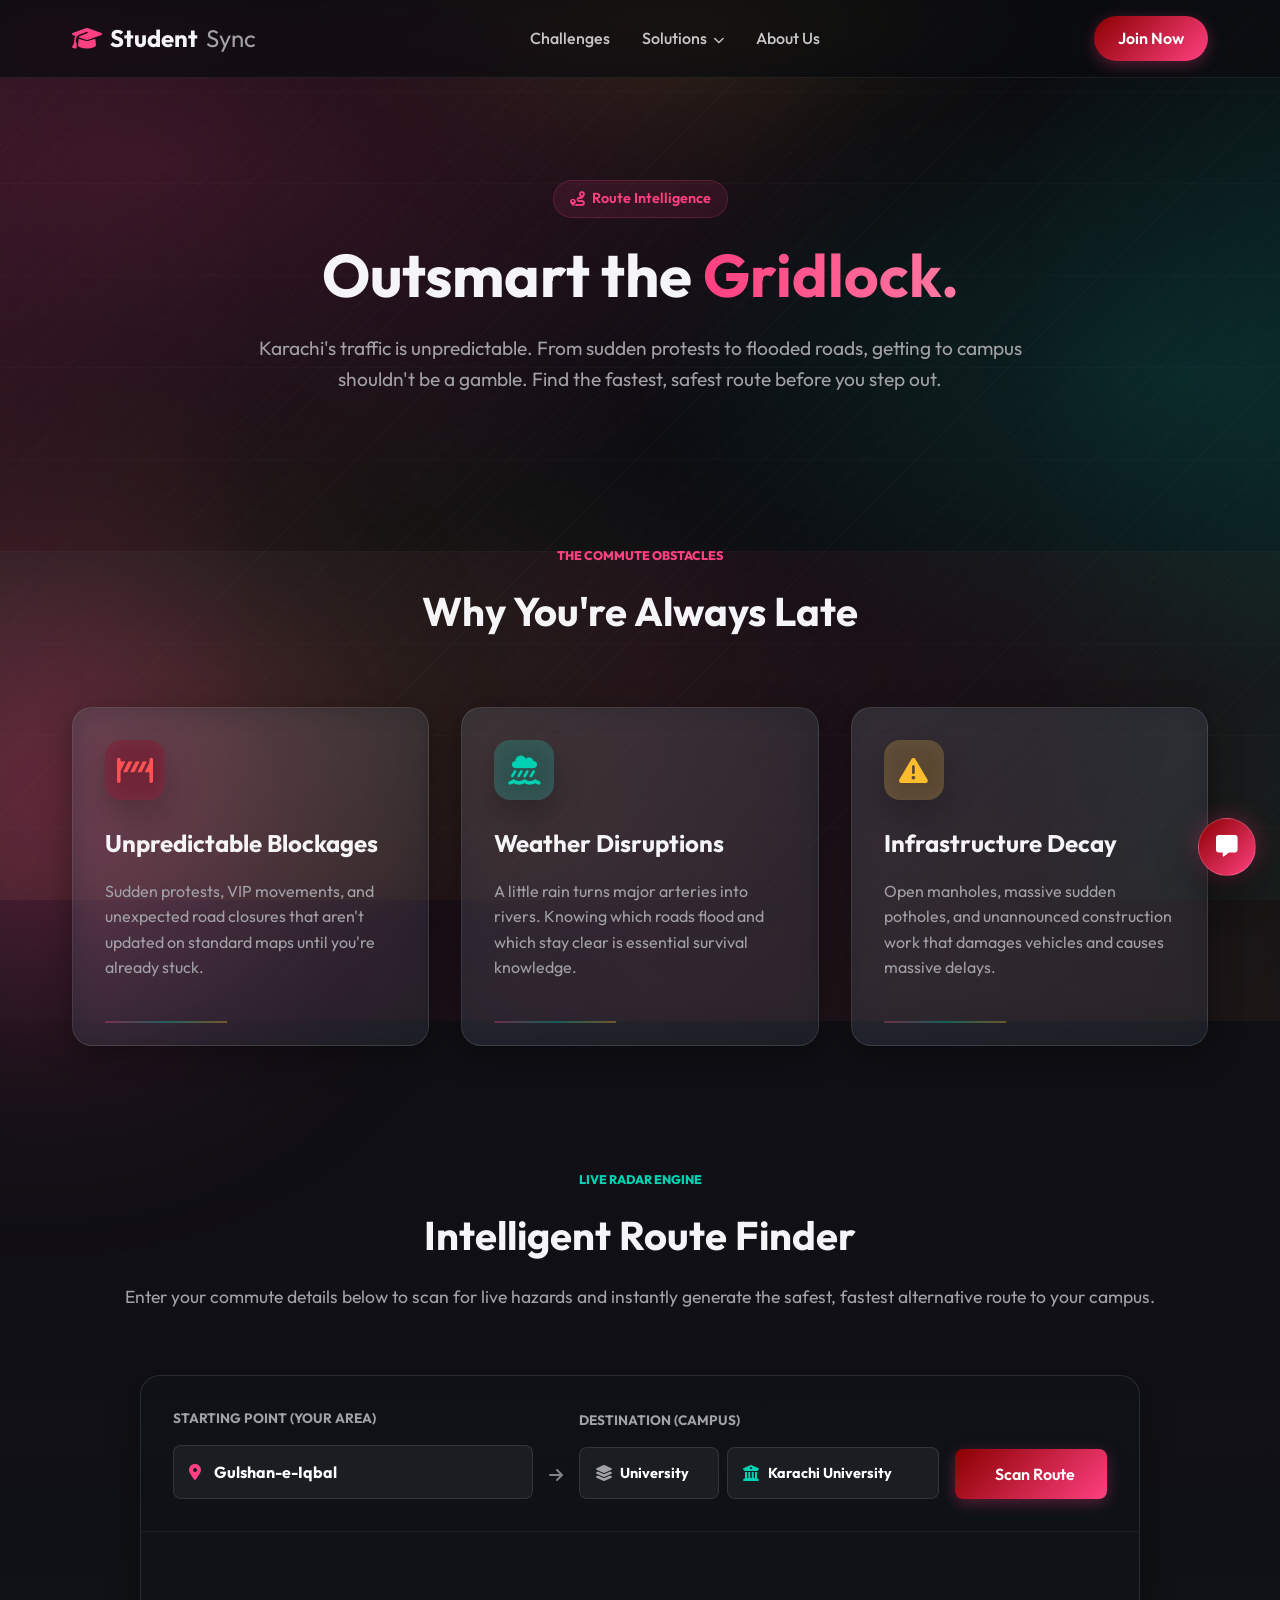
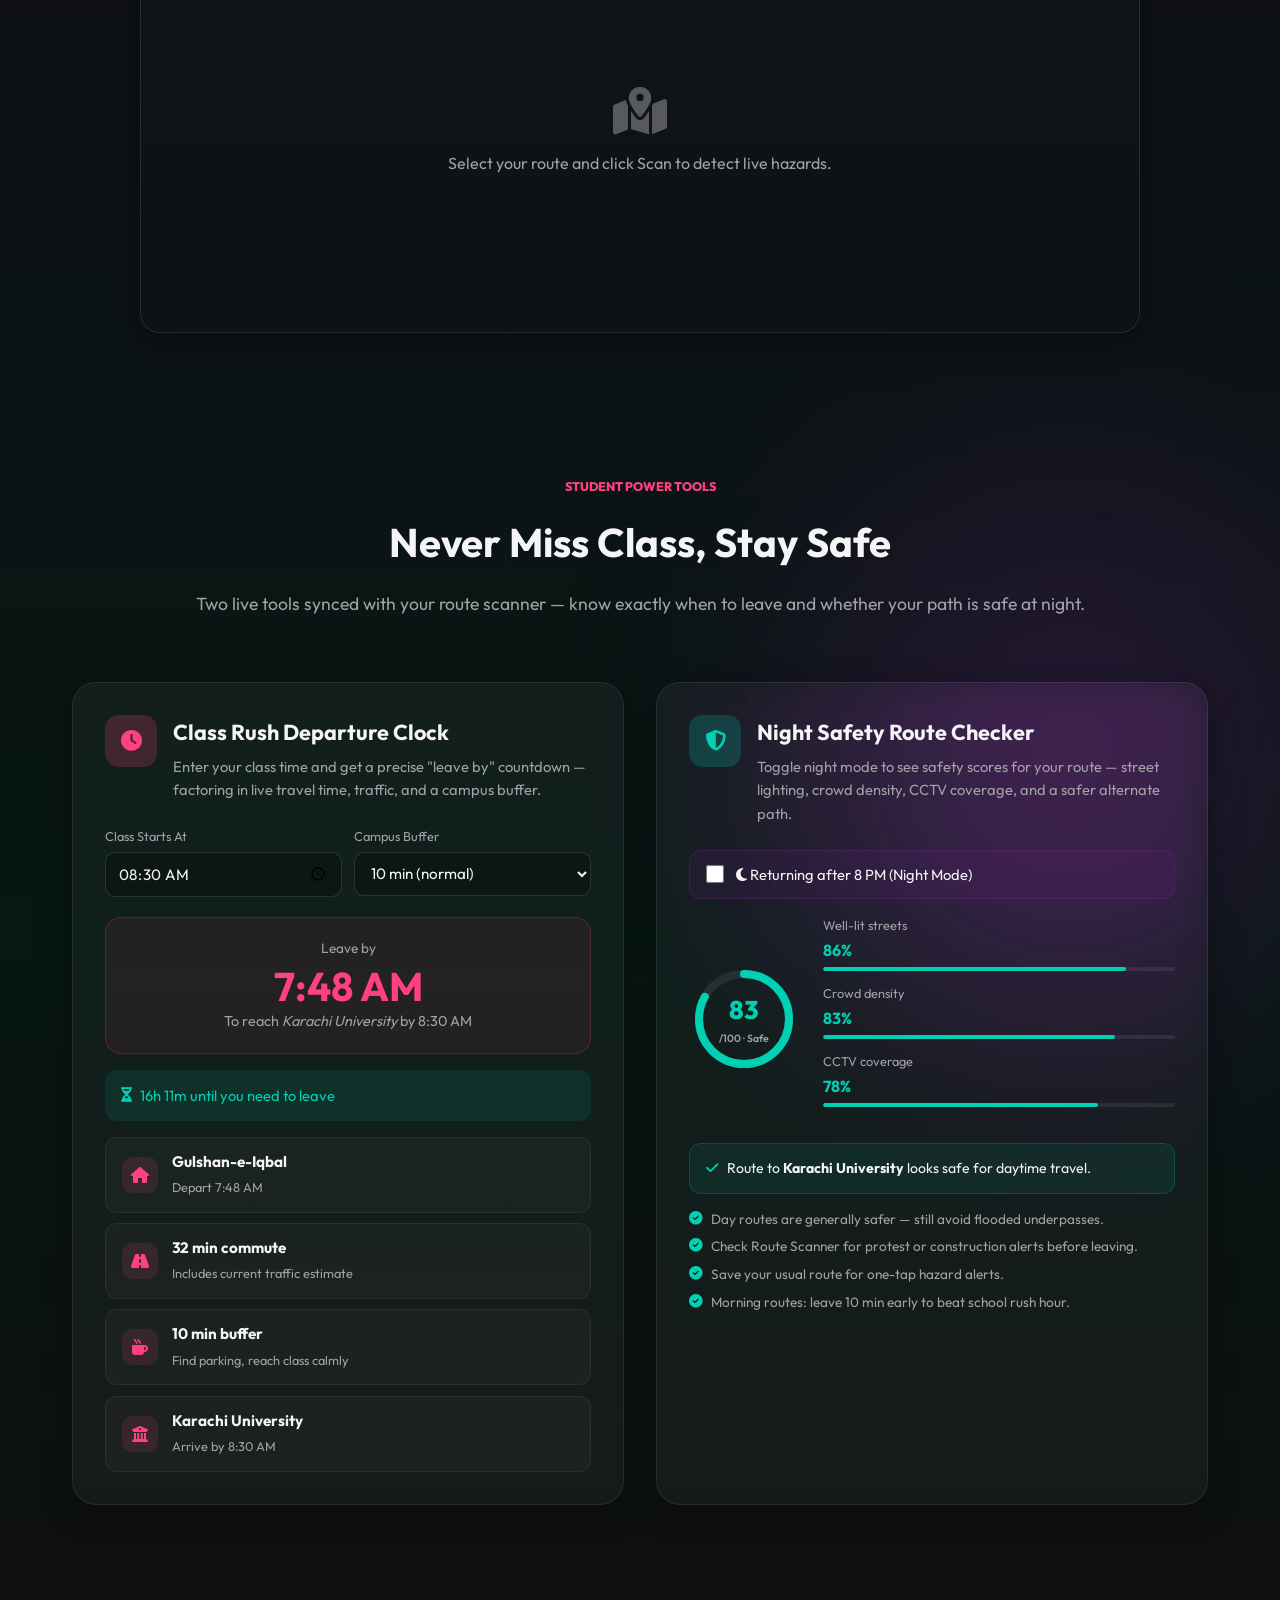
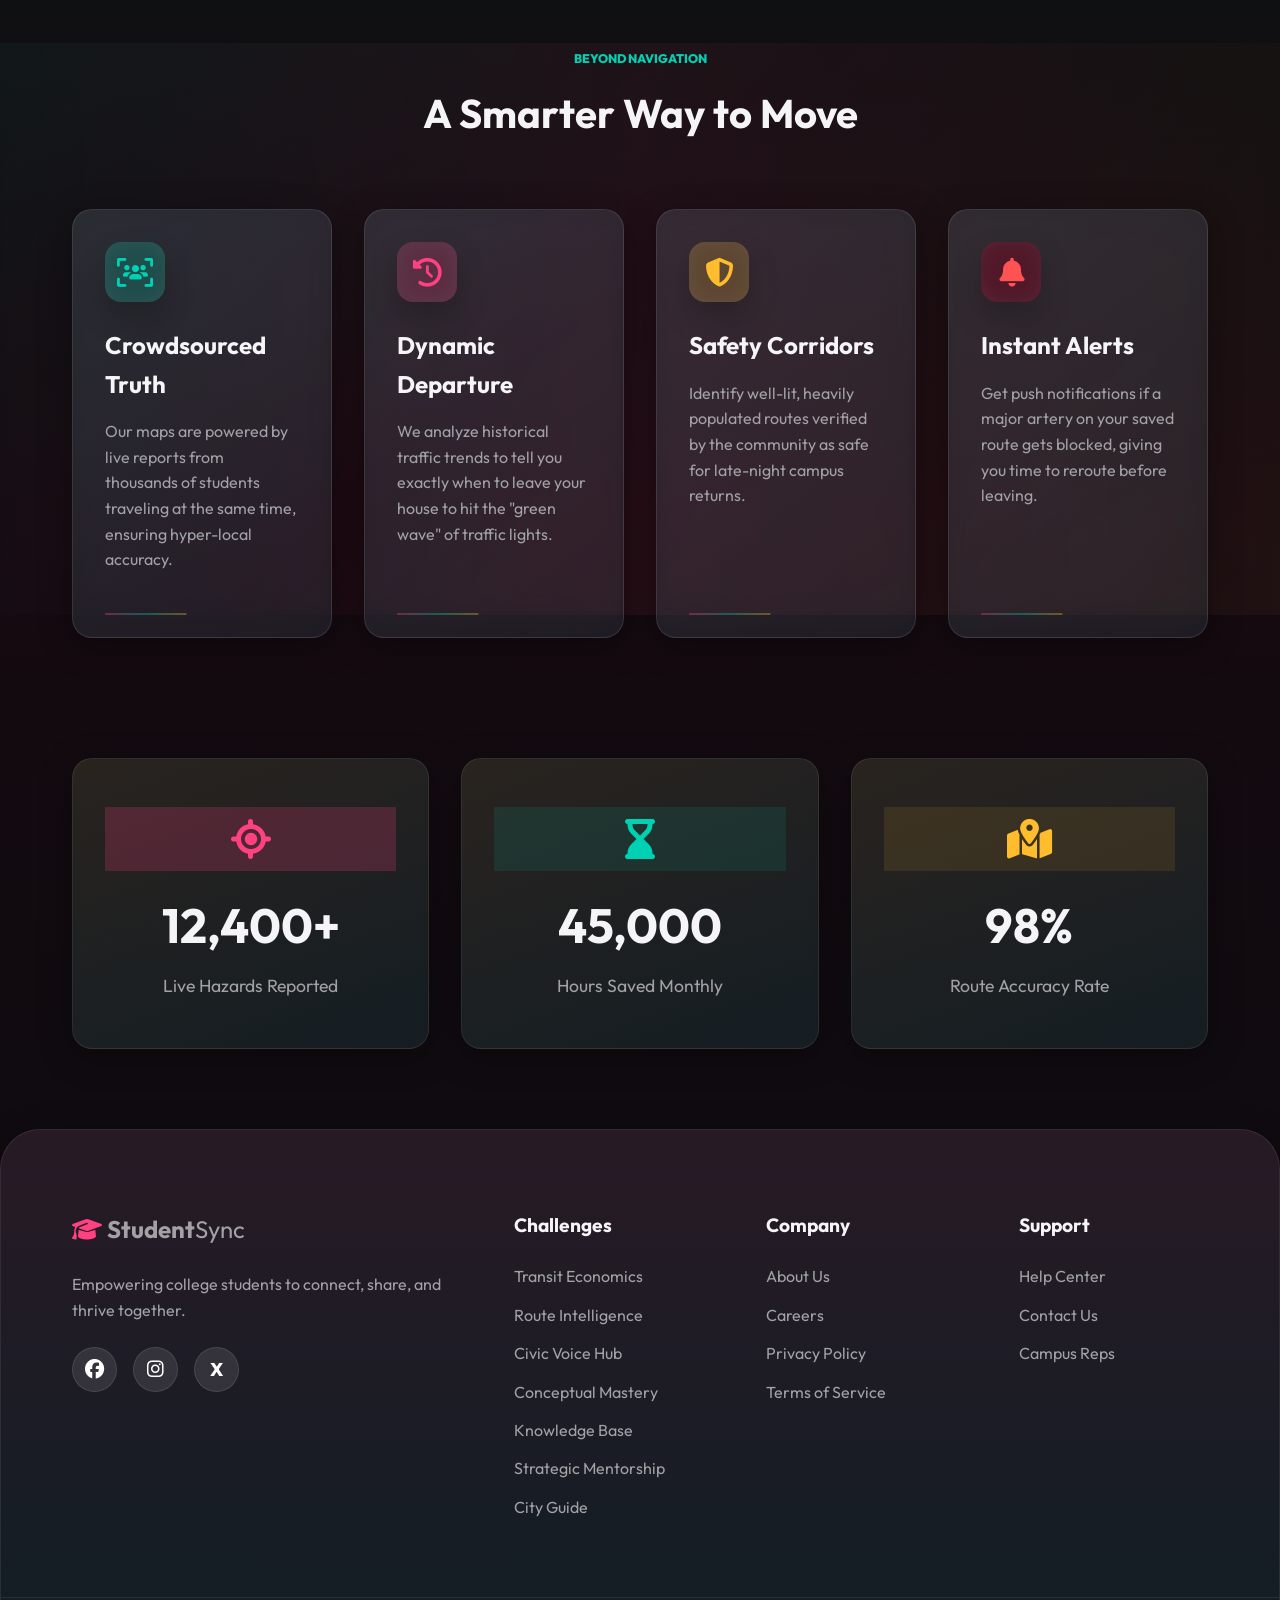
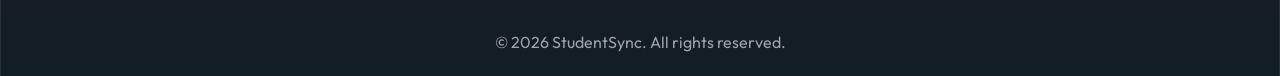
<file: route-intelligence.html>
<!DOCTYPE html>
<html lang="en">
<head>
    <meta charset="UTF-8">
    <meta name="viewport" content="width=device-width, initial-scale=1.0">
    <title>Route Intelligence | StudentSync</title>
    <meta name="description" content="Beat Karachi's gridlock with StudentSync. Discover safe, fast, and real-time alternate routes to your campus.">
    <!-- Google Fonts: Outfit -->
    <link rel="preconnect" href="https://fonts.googleapis.com">
    <link rel="preconnect" href="https://fonts.gstatic.com" crossorigin>
    <link href="https://fonts.googleapis.com/css2?family=Outfit:wght@300;400;500;600;700;800&display=swap" rel="stylesheet">
    <!-- FontAwesome -->
    <link rel="stylesheet" href="https://cdnjs.cloudflare.com/ajax/libs/font-awesome/6.4.0/css/all.min.css">
    <!-- Custom CSS -->
    <link rel="stylesheet" href="style.css">
</head>
<body>
    <!-- Background Elements -->
    <div class="bg-gradient bg-gradient-1" style="top: 10%; left: -20%; background: radial-gradient(circle, var(--accent-coral) 0%, transparent 70%);"></div>
    <div class="bg-gradient bg-gradient-2" style="top: 40%; right: -15%;"></div>
    <div class="bg-gradient bg-gradient-1" style="bottom: -10%; left: 30%; background: radial-gradient(circle, var(--accent-gold) 0%, transparent 70%);"></div>

    <!-- Navbar -->
    <header class="navbar">
        <div class="container nav-container">
            <a href="index.html" class="logo">
                <i class="fa-solid fa-graduation-cap"></i>
                Student<span>Sync</span>
            </a>
            <nav class="nav-links">
                <a href="index.html#features">Challenges</a>
                <div class="dropdown">
                    <a href="#" class="dropbtn active">Solutions <i class="fa-solid fa-chevron-down" style="font-size: 0.7rem; margin-left: 3px;"></i></a>
                    <div class="dropdown-content">
                        <a href="transit-economics.html">Transit Economics</a>
                        <a href="route-intelligence.html" class="active">Route Intelligence</a>
                        <a href="civic-voice.html">Civic Voice Hub</a>
                        <a href="conceptual-mastery.html">Conceptual Mastery</a>
                        <a href="knowledge-base.html">Knowledge Base</a>
                        <a href="strategic-mentorship.html">Strategic Mentorship</a>
                        <a href="city-guide.html">City Guide</a>
                    </div>
                </div>
                <a href="about.html">About Us</a>
            </nav>
            <div class="nav-actions">
                <a href="contact.html" class="btn btn-primary" style="text-decoration: none;">Join Now</a>
            </div>
        </div>
    </header>

    <main style="padding-top: 100px;">
        <!-- Hero Section -->
        <section class="hero" style="min-height: auto; padding: 80px 0 60px; display: flex; flex-direction: column; justify-content: center;">
            <div class="container text-center" style="display: flex; flex-direction: column; align-items: center;">
                <div class="badge animate-on-scroll" style="background: rgba(255, 64, 129, 0.1); color: var(--accent-coral); border: 1px solid rgba(255, 64, 129, 0.2);"><i class="fa-solid fa-route"></i> Route Intelligence</div>
                <h1 class="page-hero-title animate-on-scroll" style="transition-delay: 0.1s;">Outsmart the <span class="text-gradient">Gridlock.</span></h1>
                <p class="hero-subtitle animate-on-scroll" style="transition-delay: 0.2s; margin: 0 auto 3rem; text-align: center; max-width: 800px;">Karachi's traffic is unpredictable. From sudden protests to flooded roads, getting to campus shouldn't be a gamble. Find the fastest, safest route before you step out.</p>
            </div>
        </section>

        <!-- The Problems Section -->
        <section class="features" style="padding-top: 40px; padding-bottom: 60px;">
            <div class="container">
                <div class="section-header animate-on-scroll">
                    <span class="section-kicker" style="color: var(--accent-coral);">The Commute Obstacles</span>
                    <h2>Why You're Always Late</h2>
                </div>
                
                <div class="features-grid">
                    <div class="feature-card glass-card animate-on-scroll">
                        <div class="feature-icon bg-crimson">
                            <i class="fa-solid fa-road-barrier"></i>
                        </div>
                        <h3>Unpredictable Blockages</h3>
                        <p>Sudden protests, VIP movements, and unexpected road closures that aren't updated on standard maps until you're already stuck.</p>
                    </div>

                    <div class="feature-card glass-card animate-on-scroll" style="transition-delay: 0.1s;">
                        <div class="feature-icon" style="background: rgba(0, 209, 178, 0.2); color: var(--accent-mint);">
                            <i class="fa-solid fa-cloud-showers-water"></i>
                        </div>
                        <h3>Weather Disruptions</h3>
                        <p>A little rain turns major arteries into rivers. Knowing which roads flood and which stay clear is essential survival knowledge.</p>
                    </div>

                    <div class="feature-card glass-card animate-on-scroll" style="transition-delay: 0.2s;">
                        <div class="feature-icon" style="background: rgba(255, 189, 46, 0.2); color: var(--accent-gold);">
                            <i class="fa-solid fa-triangle-exclamation"></i>
                        </div>
                        <h3>Infrastructure Decay</h3>
                        <p>Open manholes, massive sudden potholes, and unannounced construction work that damages vehicles and causes massive delays.</p>
                    </div>
                </div>
            </div>
        </section>

        <!-- The Solution & Interactive Mockup Section -->
        <section class="command-center-section" style="padding-top: 60px;">
            <div class="container">
                <div class="section-header animate-on-scroll">
                    <span class="section-kicker">Live Radar Engine</span>
                    <h2>Intelligent Route Finder</h2>
                    <p>Enter your commute details below to scan for live hazards and instantly generate the safest, fastest alternative route to your campus.</p>
                </div>

                <!-- Central Feature: Route Finder & Radar -->
                <div class="route-finder-container glass-card animate-on-scroll" style="max-width: 1000px; margin: 0 auto; overflow: hidden; padding: 0;">
                    
                    <div class="route-finder-header" style="background: rgba(0,0,0,0.3); padding: 2rem; border-bottom: 1px solid rgba(255,255,255,0.05);">
                        <div class="route-inputs">
                            <label class="calc-field route-dest-group">
                                <span style="font-size: 0.85rem; color: var(--text-muted); margin-bottom: 0.5rem; display: block;">Starting Point (Your Area)</span>
                                <div class="calc-select-wrap" style="position: relative;">
                                    <i class="fa-solid fa-location-dot" style="position: absolute; left: 1rem; top: 50%; transform: translateY(-50%); color: var(--accent-coral);"></i>
                                    <select id="route-origin" class="calc-select" style="width: 100%; padding: 1rem 1rem 1rem 2.5rem; background: rgba(255,255,255,0.05); border: 1px solid rgba(255,255,255,0.1); border-radius: 8px; color: white; font-family: inherit; font-size: 1rem;">
                                        <option value="gulshan" selected>Gulshan-e-Iqbal</option>
                                        <option value="nazimabad">Nazimabad</option>
                                        <option value="malir">Malir</option>
                                        <option value="defence">DHA / Clifton</option>
                                        <option value="johar">Gulistan-e-Johar</option>
                                    </select>
                                </div>
                            </label>

                            <div style="padding: 1rem 0; display: flex; align-items: center; justify-content: center;">
                                <i class="fa-solid fa-arrow-right text-muted" style="opacity: 0.5;"></i>
                            </div>

                            <label class="calc-field route-dest-group">
                                <span style="font-size: 0.85rem; color: var(--text-muted); margin-bottom: 0.5rem; display: block;">Destination (Campus)</span>
                                <div class="calc-dest-dropdowns calc-dest-dropdowns-row">
                                    <div class="calc-select-wrap" style="position: relative; flex: 1;">
                                        <i class="fa-solid fa-layer-group" style="position: absolute; left: 1rem; top: 50%; transform: translateY(-50%); color: var(--text-muted);"></i>
                                        <select id="route-inst-type" class="calc-select" style="width: 100%; padding: 1rem 1rem 1rem 2.5rem; background: rgba(255,255,255,0.05); border: 1px solid rgba(255,255,255,0.1); border-radius: 8px; color: white; font-family: inherit; font-size: 0.9rem;">
                                            <option value="university" selected>University</option>
                                            <option value="college">College</option>
                                            <option value="school">School</option>
                                        </select>
                                    </div>
                                    <div class="calc-select-wrap" style="position: relative; flex: 2;">
                                        <i class="fa-solid fa-building-columns" style="position: absolute; left: 1rem; top: 50%; transform: translateY(-50%); color: var(--accent-mint);"></i>
                                        <select id="route-dest" class="calc-select" style="width: 100%; padding: 1rem 1rem 1rem 2.5rem; background: rgba(255,255,255,0.05); border: 1px solid rgba(255,255,255,0.1); border-radius: 8px; color: white; font-family: inherit; font-size: 0.9rem;">
                                            <!-- Dynamically populated via JS -->
                                        </select>
                                    </div>
                                </div>
                            </label>

                            <button id="scan-route-btn" class="btn btn-primary" style="padding: 1rem 2rem; border-radius: 8px; font-weight: 600; display: flex; align-items: center; gap: 0.5rem; white-space: nowrap; height: 50px;">
                                <i class="fa-solid fa-radar"></i> Scan Route
                            </button>
                        </div>
                    </div>

                    <div class="route-finder-body" style="padding: 2rem; position: relative; min-height: 400px; display: flex; align-items: center; justify-content: center; background: rgba(10, 10, 15, 0.5);">
                        
                        <!-- Initial State -->
                        <div id="route-initial-state" style="text-align: center; color: var(--text-muted);">
                            <i class="fa-solid fa-map-location-dot" style="font-size: 3rem; margin-bottom: 1rem; opacity: 0.5;"></i>
                            <p>Select your route and click Scan to detect live hazards.</p>
                        </div>

                        <!-- Radar Scanning Animation -->
                        <div id="route-scanning-state" style="display: none; width: 100%; height: 100%; position: absolute; top: 0; left: 0; display: flex; flex-direction: column; align-items: center; justify-content: center; background: rgba(0,0,0,0.8); z-index: 10; display: none;">
                            <div class="radar-spinner" style="width: 80px; height: 80px; border: 3px solid rgba(255, 64, 129, 0.2); border-top-color: var(--accent-coral); border-radius: 50%; animation: spin 1s linear infinite; margin-bottom: 1.5rem;"></div>
                            <h3 style="margin-bottom: 0.5rem; color: white;">Scanning Gridlock...</h3>
                            <p id="scan-log" style="color: var(--accent-mint); font-family: monospace; font-size: 0.9rem;">Connecting to community feeds...</p>
                        </div>

                        <!-- Results Dashboard -->
                        <div id="route-results-state" style="display: none; width: 100%; height: 100%;">
                            <div class="route-results-grid">
                                <!-- Hazards List -->
                                <div class="hazards-panel">
                                    <h4 style="margin-bottom: 1rem; color: white; display: flex; align-items: center; gap: 0.5rem;">
                                        <i class="fa-solid fa-triangle-exclamation" style="color: var(--accent-coral);"></i> Detected Hazards
                                    </h4>
                                    <div id="hazards-list" style="display: flex; flex-direction: column; gap: 1rem;">
                                        <!-- Populated via JS -->
                                    </div>
                                </div>
                                
                                <!-- Route Recommendation -->
                                <div class="route-recommendation-panel" style="background: rgba(255,255,255,0.03); border: 1px solid rgba(255,255,255,0.05); border-radius: 12px; padding: 2rem; display: flex; flex-direction: column; justify-content: center;">
                                    <div style="display: flex; justify-content: space-between; align-items: flex-start; margin-bottom: 1.5rem;">
                                        <div>
                                            <span style="background: rgba(0, 209, 178, 0.1); color: var(--accent-mint); padding: 0.3rem 0.8rem; border-radius: 20px; font-size: 0.8rem; font-weight: 600; margin-bottom: 0.5rem; display: inline-block;">Clear Route Found</span>
                                            <h3 id="result-route-name" style="margin: 0; color: white;">Via Lyari Expressway</h3>
                                        </div>
                                        <div style="text-align: right;">
                                            <strong id="result-time" style="font-size: 1.8rem; color: white; display: block; line-height: 1;">35m</strong>
                                            <span style="color: var(--accent-gold); font-size: 0.85rem;"><i class="fa-solid fa-arrow-down"></i> 20m saved</span>
                                        </div>
                                    </div>
                                    
                                    <div class="route-timeline" style="position: relative; padding-left: 20px; border-left: 2px dashed rgba(255,255,255,0.1); margin-top: 1rem;">
                                        <div style="position: relative; margin-bottom: 1.5rem;">
                                            <div style="position: absolute; left: -26px; top: 0; width: 10px; height: 10px; background: var(--accent-coral); border-radius: 50%;"></div>
                                            <h5 id="timeline-start" style="margin: 0; color: white;">Gulshan-e-Iqbal</h5>
                                            <p style="margin: 0; font-size: 0.85rem; color: var(--text-muted);">Leave now</p>
                                        </div>
                                        <div style="position: relative; margin-bottom: 1.5rem;">
                                            <div style="position: absolute; left: -26px; top: 0; width: 10px; height: 10px; background: var(--accent-gold); border-radius: 50%;"></div>
                                            <h5 id="timeline-via" style="margin: 0; color: white;">Take M.A Jinnah Road Alt</h5>
                                            <p style="margin: 0; font-size: 0.85rem; color: var(--text-muted);">Avoiding University Rd traffic</p>
                                        </div>
                                        <div style="position: relative;">
                                            <div style="position: absolute; left: -26px; top: 0; width: 10px; height: 10px; background: var(--accent-mint); border-radius: 50%;"></div>
                                            <h5 id="timeline-end" style="margin: 0; color: white;">Karachi University</h5>
                                            <p style="margin: 0; font-size: 0.85rem; color: var(--text-muted);">Arrive safely</p>
                                        </div>
                                    </div>

                                    <button id="start-navigation-btn" class="btn btn-outline" style="width: 100%; margin-top: 2rem; display: flex; align-items: center; justify-content: center; gap: 0.5rem;">
                                        <i class="fa-solid fa-location-arrow"></i> Start Navigation
                                    </button>
                                </div>
                            </div>
                        </div>

                    </div>
                </div>
            </div>
        </section>

        <!-- Smart Route Tools -->
        <section class="student-tools-section">
            <div class="container">
                <div class="section-header animate-on-scroll">
                    <span class="section-kicker" style="color: var(--accent-coral);">Student Power Tools</span>
                    <h2>Never Miss Class, Stay Safe</h2>
                    <p>Two live tools synced with your route scanner — know exactly when to leave and whether your path is safe at night.</p>
                </div>

                <div class="student-tools-grid">
                    <!-- Feature 1: Class Rush Departure Clock -->
                    <div class="student-tool-panel glass-card animate-on-scroll" id="departure-clock">
                        <div class="tool-header">
                            <div class="tool-icon bg-accent">
                                <i class="fa-solid fa-clock"></i>
                            </div>
                            <div>
                                <h3>Class Rush Departure Clock</h3>
                                <p class="tool-desc">Enter your class time and get a precise "leave by" countdown — factoring in live travel time, traffic, and a campus buffer.</p>
                            </div>
                        </div>
                        <div class="tool-controls tool-controls-2-col">
                            <label>Class Starts At
                                <input type="time" id="departure-class-time" value="08:30">
                            </label>
                            <label>Campus Buffer
                                <select id="departure-buffer">
                                    <option value="5">5 min (running late)</option>
                                    <option value="10" selected>10 min (normal)</option>
                                    <option value="15">15 min (relaxed)</option>
                                    <option value="20">20 min (first day)</option>
                                </select>
                            </label>
                        </div>
                        <div id="departure-result"></div>
                        <div class="departure-countdown calm" id="departure-countdown"><i class="fa-solid fa-hourglass-half"></i> Set your class time above.</div>
                        <div class="departure-timeline" id="departure-timeline"></div>
                    </div>

                    <!-- Feature 2: Night Safety Route Checker -->
                    <div class="student-tool-panel glass-card animate-on-scroll" id="safety-checker" style="transition-delay: 0.1s;">
                        <div class="tool-header">
                            <div class="tool-icon" style="background: rgba(0, 209, 178, 0.2); color: var(--accent-mint);">
                                <i class="fa-solid fa-shield-halved"></i>
                            </div>
                            <div>
                                <h3>Night Safety Route Checker</h3>
                                <p class="tool-desc">Toggle night mode to see safety scores for your route — street lighting, crowd density, CCTV coverage, and a safer alternate path.</p>
                            </div>
                        </div>
                        <label class="night-toggle-wrap">
                            <input type="checkbox" id="safety-night-mode">
                            <span><i class="fa-solid fa-moon"></i> Returning after 8 PM (Night Mode)</span>
                        </label>
                        <div class="safety-layout">
                            <div class="safety-ring-wrap">
                                <svg width="110" height="110" viewBox="0 0 110 110" aria-hidden="true">
                                    <circle class="safety-ring-bg" cx="55" cy="55" r="45"></circle>
                                    <circle class="safety-ring-fill" id="safety-ring-fill" cx="55" cy="55" r="45"></circle>
                                </svg>
                                <div class="safety-score-center" id="safety-score"><span>--</span></div>
                            </div>
                            <div class="safety-metrics" id="safety-metrics"></div>
                        </div>
                        <div class="safety-alt-box" id="safety-alt-route"><i class="fa-solid fa-route"></i> Select your route above to analyze safety.</div>
                        <ul class="safety-tips" id="safety-tips"></ul>
                    </div>
                </div>
            </div>
        </section>

        <!-- Solutions Overview -->
        <section class="features" style="padding-top: 60px; padding-bottom: 80px; position: relative;">
            <div class="container">
                <div class="section-header animate-on-scroll">
                    <span class="section-kicker" style="color: var(--accent-mint);">Beyond Navigation</span>
                    <h2>A Smarter Way to Move</h2>
                </div>
                
                <div class="features-grid" style="grid-template-columns: repeat(auto-fit, minmax(240px, 1fr));">
                    <div class="feature-card glass-card animate-on-scroll">
                        <div class="feature-icon" style="background: rgba(0, 209, 178, 0.2); color: var(--accent-mint);">
                            <i class="fa-solid fa-users-viewfinder"></i>
                        </div>
                        <h3>Crowdsourced Truth</h3>
                        <p>Our maps are powered by live reports from thousands of students traveling at the same time, ensuring hyper-local accuracy.</p>
                    </div>

                    <div class="feature-card glass-card animate-on-scroll" style="transition-delay: 0.1s;">
                        <div class="feature-icon bg-accent">
                            <i class="fa-solid fa-clock-rotate-left"></i>
                        </div>
                        <h3>Dynamic Departure</h3>
                        <p>We analyze historical traffic trends to tell you exactly when to leave your house to hit the "green wave" of traffic lights.</p>
                    </div>

                    <div class="feature-card glass-card animate-on-scroll" style="transition-delay: 0.2s;">
                        <div class="feature-icon" style="background: rgba(255, 189, 46, 0.2); color: var(--accent-gold);">
                            <i class="fa-solid fa-shield-halved"></i>
                        </div>
                        <h3>Safety Corridors</h3>
                        <p>Identify well-lit, heavily populated routes verified by the community as safe for late-night campus returns.</p>
                    </div>

                    <div class="feature-card glass-card animate-on-scroll" style="transition-delay: 0.3s;">
                        <div class="feature-icon bg-crimson">
                            <i class="fa-solid fa-bell"></i>
                        </div>
                        <h3>Instant Alerts</h3>
                        <p>Get push notifications if a major artery on your saved route gets blocked, giving you time to reroute before leaving.</p>
                    </div>
                </div>
            </div>
        </section>

        <!-- Stats Section -->
        <section class="stats-section" style="padding-top: 40px; padding-bottom: 80px;">
            <div class="container">
                <div class="stats-grid">
                    <div class="stat-card glass-card animate-on-scroll">
                        <div class="stat-icon bg-accent" style="color: var(--accent-coral);"><i class="fa-solid fa-location-crosshairs"></i></div>
                        <div class="stat-number">12,400+</div>
                        <div class="stat-label">Live Hazards Reported</div>
                    </div>
                    <div class="stat-card glass-card animate-on-scroll" style="transition-delay: 0.1s;">
                        <div class="stat-icon" style="background: rgba(0, 209, 178, 0.1); color: var(--accent-mint);"><i class="fa-solid fa-hourglass-end"></i></div>
                        <div class="stat-number">45,000</div>
                        <div class="stat-label">Hours Saved Monthly</div>
                    </div>
                    <div class="stat-card glass-card animate-on-scroll" style="transition-delay: 0.2s;">
                        <div class="stat-icon" style="background: rgba(255, 189, 46, 0.1); color: var(--accent-gold);"><i class="fa-solid fa-map-location-dot"></i></div>
                        <div class="stat-number">98%</div>
                        <div class="stat-label">Route Accuracy Rate</div>
                    </div>
                </div>
            </div>
        </section>

    </main>

    <!-- Footer -->
    <footer class="footer glass-card">
        <div class="container footer-container">
            <div class="footer-col brand-col">
                <a href="#" class="logo">
                    <i class="fa-solid fa-graduation-cap"></i>
                    Student<span>Sync</span>
                </a>
                <p>Empowering college students to connect, share, and thrive together.</p>
                <div class="social-links">
                    <a href="https://www.facebook.com/login" target="_blank" rel="noopener noreferrer" aria-label="Facebook login"><i class="fa-brands fa-facebook"></i></a>
                    <a href="https://www.instagram.com/accounts/login/" target="_blank" rel="noopener noreferrer" aria-label="Instagram login"><i class="fa-brands fa-instagram"></i></a>
                    <a href="https://x.com/i/flow/login" target="_blank" rel="noopener noreferrer" aria-label="X login" class="social-x"><span>X</span></a>
                </div>
            </div>
            <div class="footer-col">
                <h4>Challenges</h4>
                <a href="transit-economics.html">Transit Economics</a>
                <a href="route-intelligence.html">Route Intelligence</a>
                <a href="civic-voice.html">Civic Voice Hub</a>
                <a href="conceptual-mastery.html">Conceptual Mastery</a>
                <a href="knowledge-base.html">Knowledge Base</a>
                <a href="strategic-mentorship.html">Strategic Mentorship</a>
                <a href="city-guide.html">City Guide</a>
            </div>
            <div class="footer-col">
                <h4>Company</h4>
                <a href="about.html">About Us</a>
                <a href="#">Careers</a>
                <a href="#">Privacy Policy</a>
                <a href="#">Terms of Service</a>
            </div>
            <div class="footer-col">
                <h4>Support</h4>
                <a href="#">Help Center</a>
                <a href="contact.html">Contact Us</a>
                <a href="#">Campus Reps</a>
            </div>
        </div>
        <div class="footer-bottom">
            <p>&copy; 2026 StudentSync. All rights reserved.</p>
        </div>
    </footer>

    <!-- Custom JS -->
    <script src="app.js"></script>
    <script src="route-features.js"></script>
    <style>
        /* Custom Keyframes for Radar */
        @keyframes spin {
            0% { transform: rotate(0deg); }
            100% { transform: rotate(360deg); }
        }
        select.calc-select:focus {
            outline: none;
            border-color: var(--accent-mint) !important;
            box-shadow: 0 0 0 2px rgba(0, 209, 178, 0.2);
        }
        select.calc-select option {
            background: #111;
            color: white;
        }
    </style>
    <script src="chatbot.js"></script>
</body>
</html>
</file>
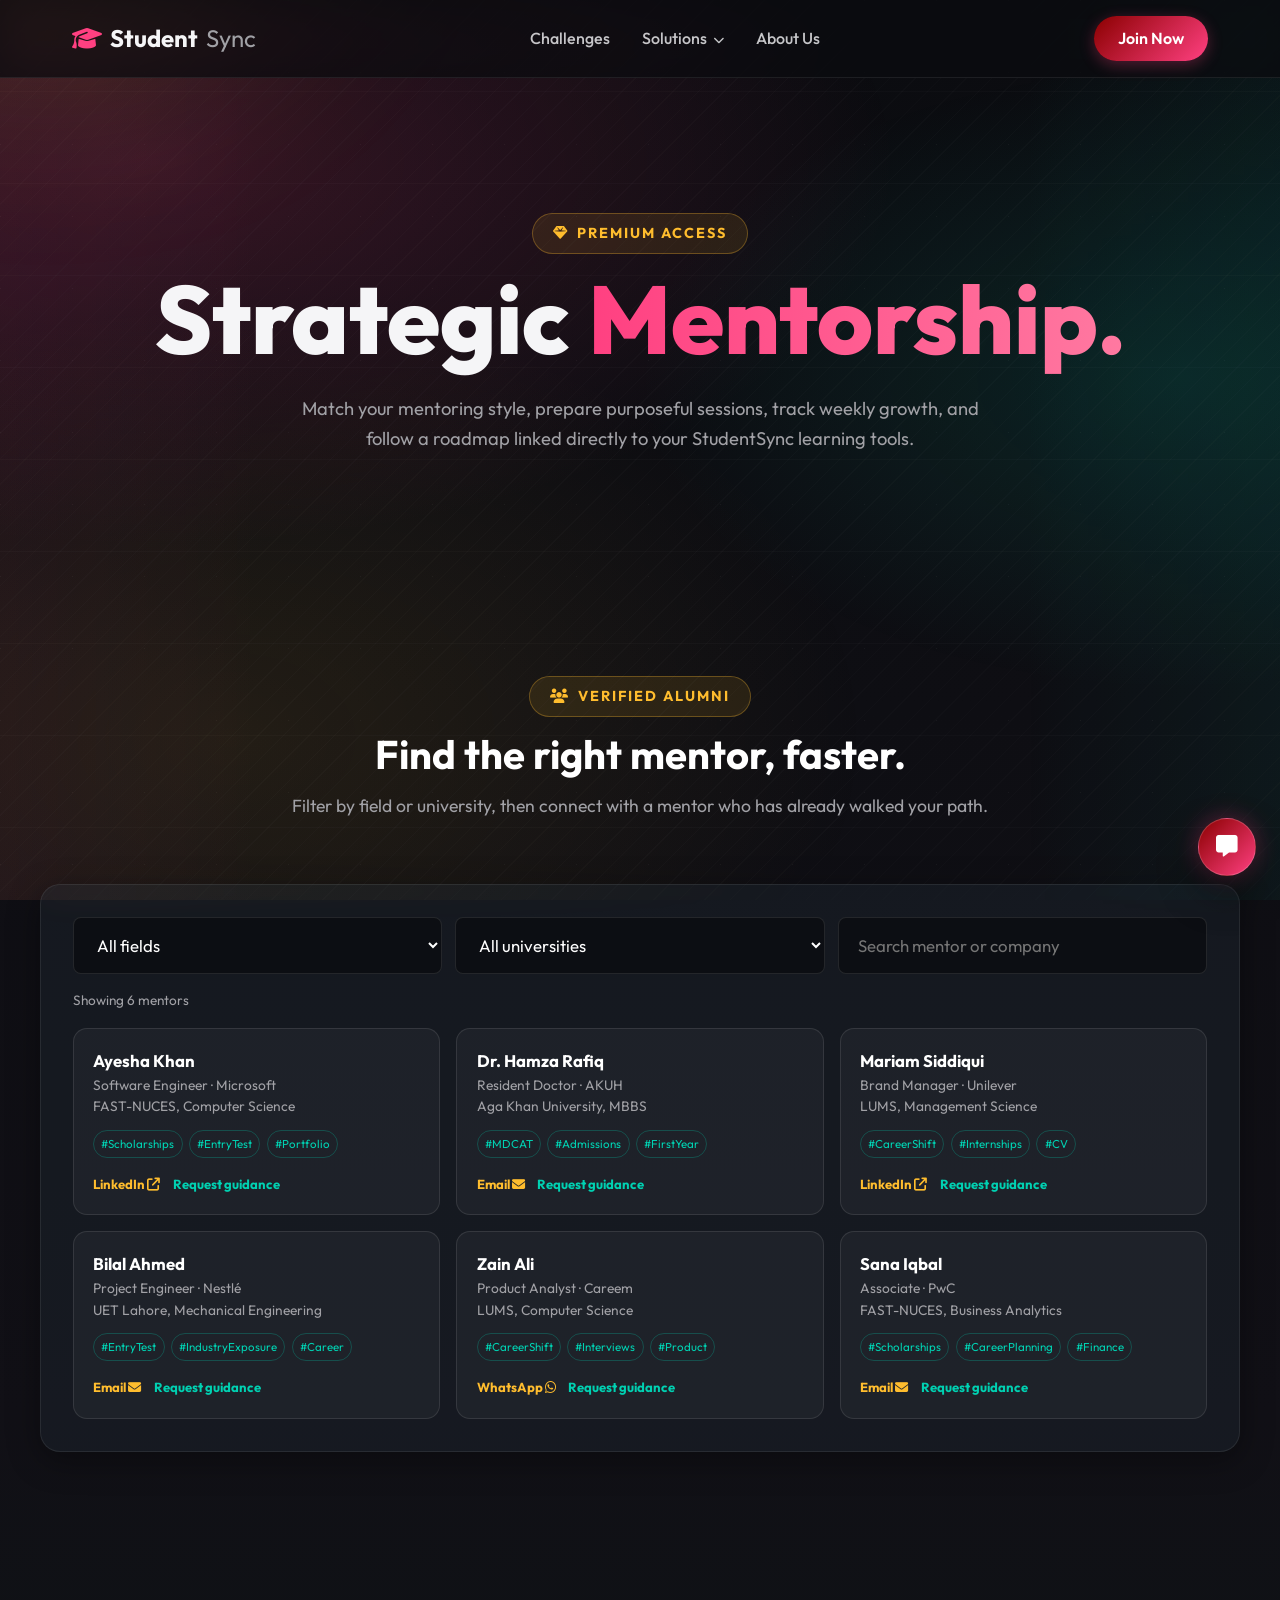
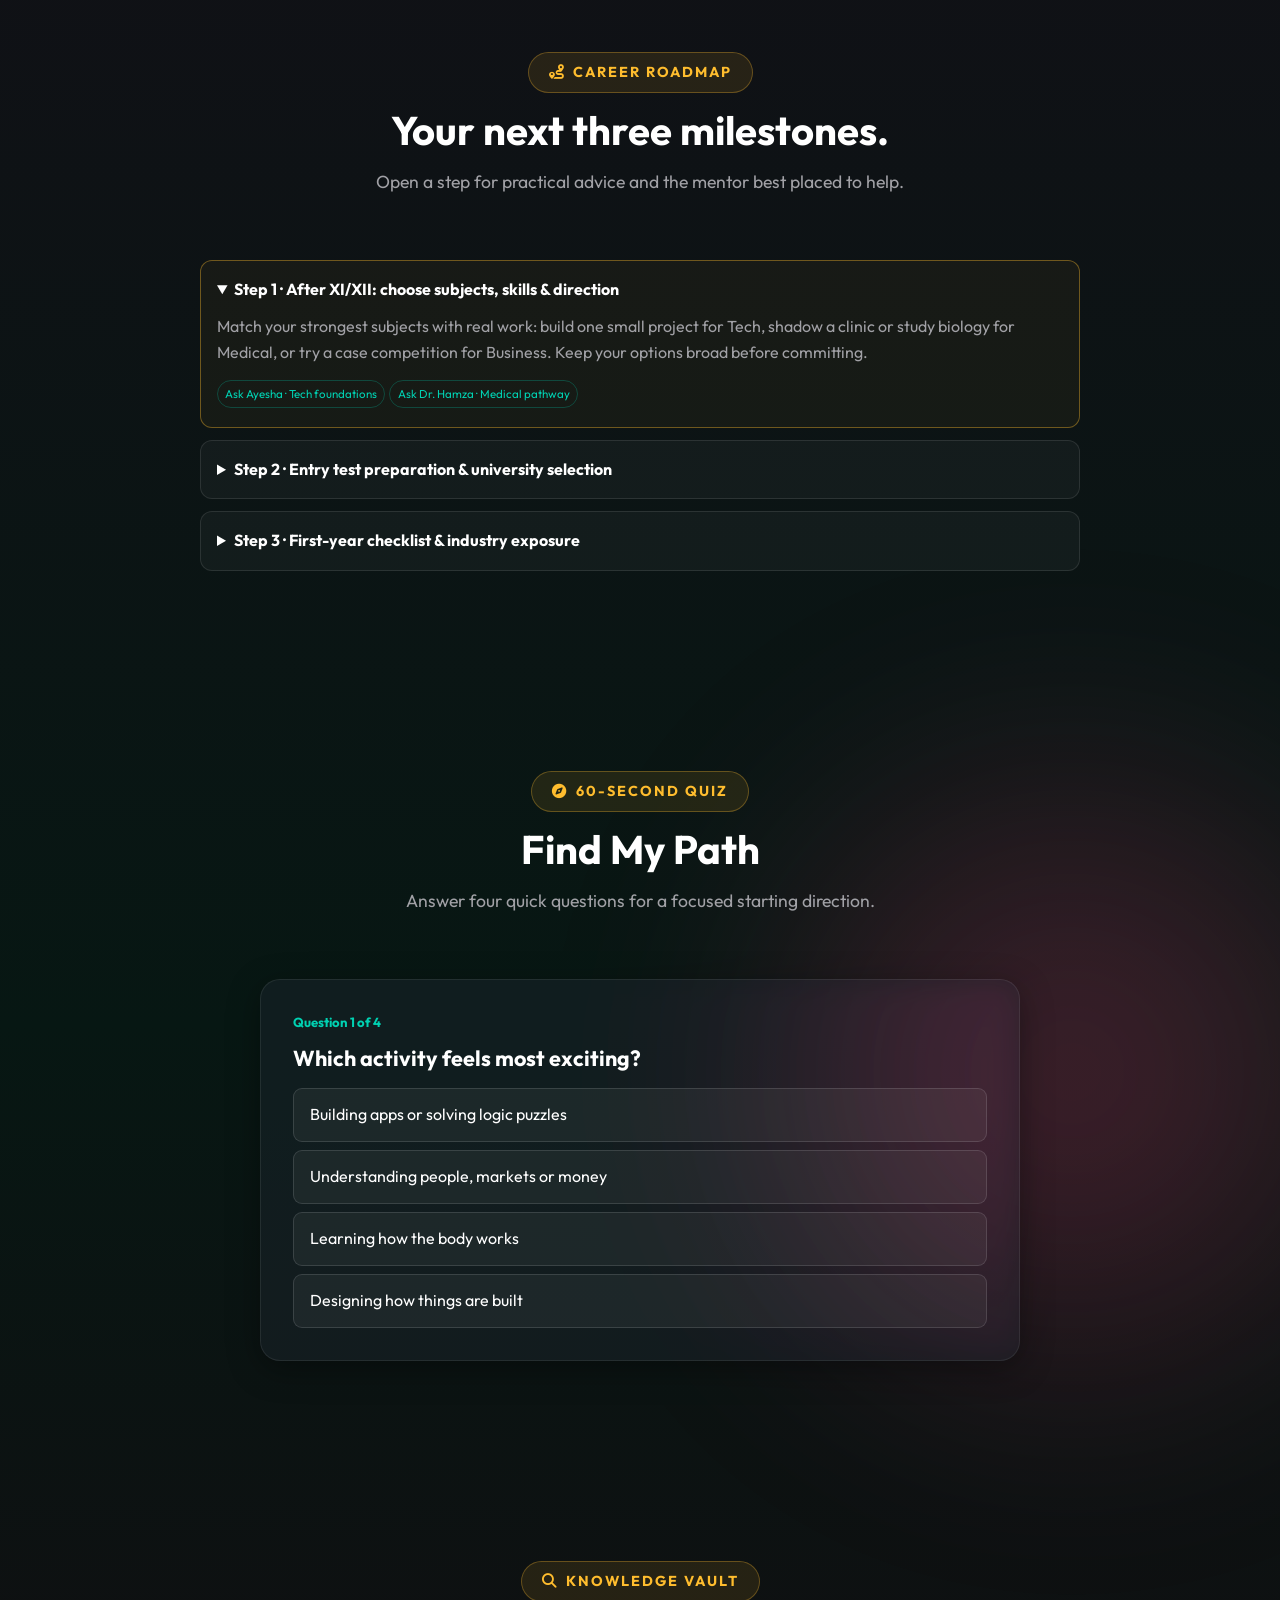
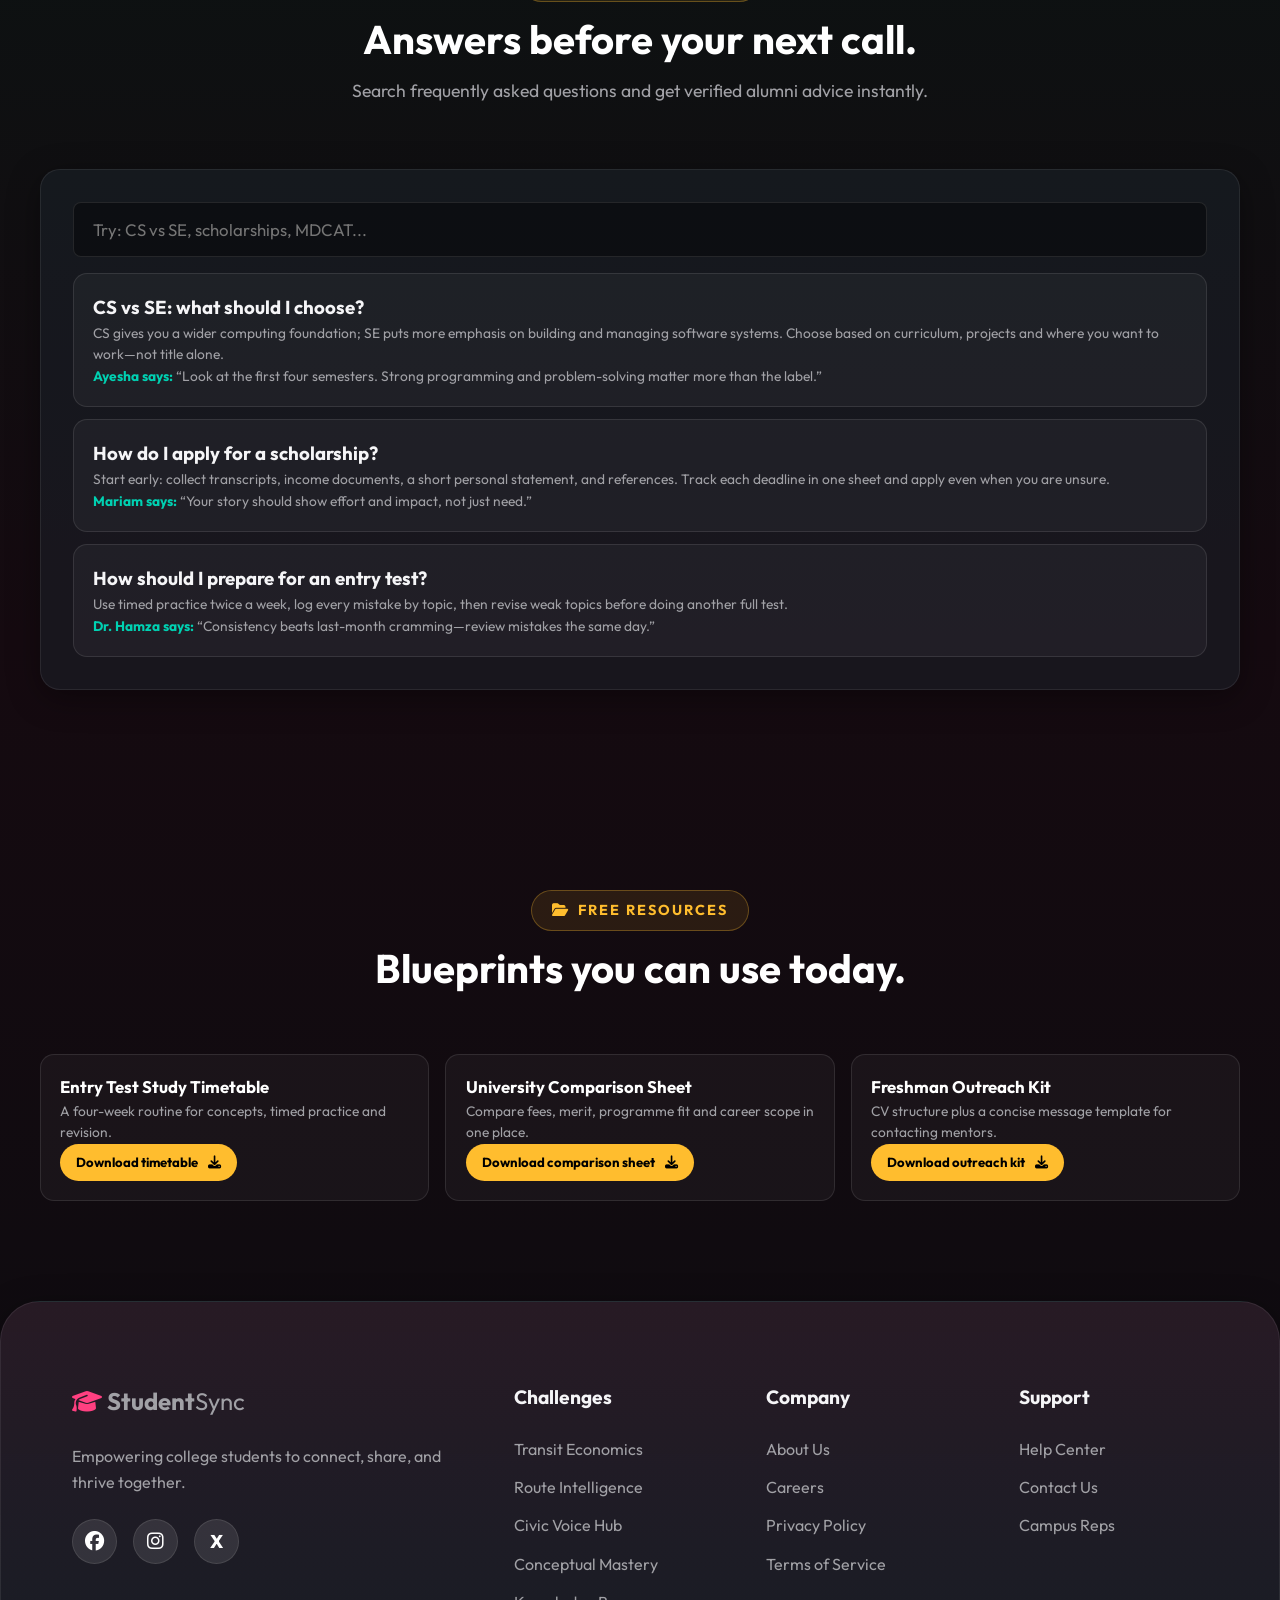
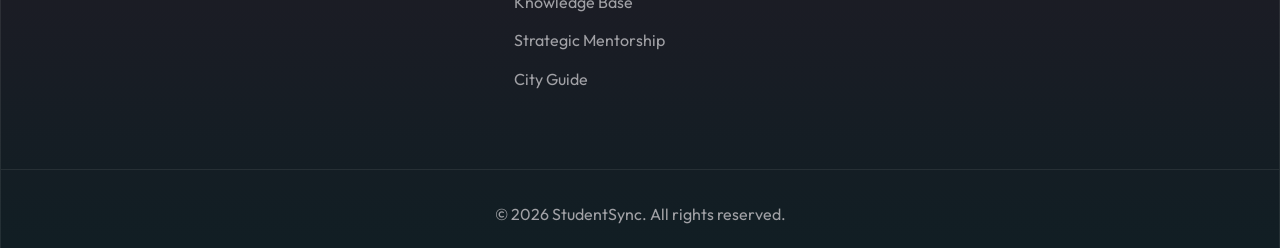
<file: strategic-mentorship.html>
<!DOCTYPE html>
<html lang="en">
<head>
    <meta charset="UTF-8">
    <meta name="viewport" content="width=device-width, initial-scale=1.0">
    <title>Strategic Mentorship | StudentSync</title>
    <meta name="description" content="Connect with top alumni, build career roadmaps, and perfect your resume with StudentSync Mentorship.">
    <!-- Google Fonts: Outfit -->
    <link rel="preconnect" href="https://fonts.googleapis.com">
    <link rel="preconnect" href="https://fonts.gstatic.com" crossorigin>
    <link href="https://fonts.googleapis.com/css2?family=Outfit:wght@300;400;500;600;700;800&display=swap" rel="stylesheet">
    <!-- FontAwesome -->
    <link rel="stylesheet" href="https://cdnjs.cloudflare.com/ajax/libs/font-awesome/6.4.0/css/all.min.css">
    <!-- Custom CSS -->
    <link rel="stylesheet" href="style.css">
    <style>
        :root {
            --mentor-gradient: linear-gradient(135deg, var(--accent-gold), var(--accent-coral));
            --spacing-section: 100px;
        }

        html {
            scroll-behavior: smooth;
        }

        .mentor-page {
            color: var(--text-white);
            overflow-x: hidden;
        }
        .kb-section {
            padding: var(--spacing-section) 0;
            position: relative;
        }

        /* Generic Section Styling */
        .section-header {
            text-align: center;
            margin-bottom: 4rem;
        }
        .section-badge {
            display: inline-flex;
            align-items: center;
            gap: 0.5rem;
            color: var(--accent-gold);
            font-size: 0.9rem;
            text-transform: uppercase;
            letter-spacing: 2px;
            font-weight: 700;
            margin-bottom: 15px;
            background: rgba(255, 189, 46, 0.1);
            padding: 8px 20px;
            border-radius: 50px;
            border: 1px solid rgba(255, 189, 46, 0.3);
        }
        .section-title {
            font-size: clamp(2.5rem, 5vw, 3.5rem);
            line-height: 1.1;
            margin-bottom: 1.5rem;
            color: white;
        }
        .section-desc {
            color: var(--text-muted);
            font-size: 1.15rem;
            max-width: 700px;
            margin: 0 auto;
        }

        .glass-panel {
            background: var(--glass-bg);
            backdrop-filter: blur(16px);
            -webkit-backdrop-filter: blur(16px);
            border: 1px solid var(--glass-border);
            border-radius: 20px;
            padding: 2rem;
            box-shadow: var(--glass-shadow);
            transition: var(--transition);
            position: relative;
            overflow: hidden;
        }
        .glass-panel:hover {
            background: var(--glass-bg-hover);
            border-color: var(--glass-border-glow);
            transform: translateY(-5px);
        }

        /* Hero */
        .hero-section {
            padding: 180px 0 90px;
            text-align: center;
            min-height: 64vh;
            display: flex;
            flex-direction: column;
            justify-content: center;
            align-items: center;
            position: relative;
        }
        .hero-title {
            font-size: clamp(3.5rem, 8vw, 6rem);
            font-weight: 800;
            line-height: 1.05;
            color: var(--text-white);
            margin-bottom: 25px;
        }

        /* Form Inputs */
        .m-input, .m-select {
            width: 100%;
            background: rgba(0,0,0,0.4);
            border: 1px solid rgba(255,255,255,0.1);
            color: white;
            padding: 1rem 1.2rem;
            border-radius: 8px;
            font-size: 1.05rem;
            font-family: inherit;
            outline: none;
            transition: 0.3s;
        }
        .m-select option { background: var(--bg-dark); }
        .m-input:focus, .m-select:focus { border-color: var(--accent-gold); background: rgba(0,0,0,0.6); }
        
        .m-btn {
            background: var(--accent-gold);
            color: #000;
            border: none;
            padding: 1rem 2rem;
            border-radius: 50px;
            font-size: 1.1rem;
            font-weight: 700;
            cursor: pointer;
            transition: 0.3s;
            display: inline-flex;
            align-items: center;
            gap: 10px;
        }
        .m-btn:disabled { opacity: 0.7; cursor: not-allowed; transform: none; }
        .m-btn:hover {
            transform: translateY(-3px);
            box-shadow: 0 10px 20px rgba(255, 189, 46, 0.3);
        }

        /* 1. AI Mentor Matcher */
        .match-grid {
            display: grid;
            grid-template-columns: 1fr 1fr;
            gap: 40px;
            align-items: center;
        }
        .match-form { display: grid; gap: 20px; }
        .match-form label { font-weight: 600; color: var(--text-muted); margin-bottom: 5px; display: block; }
        
        .match-result-area {
            background: rgba(0,0,0,0.3);
            border: 1px dashed rgba(255,255,255,0.2);
            border-radius: 16px;
            height: 100%;
            min-height: 400px;
            display: flex;
            align-items: center;
            justify-content: center;
            position: relative;
        }
        .match-loader { display: none; text-align: center; }
        .match-loader.active { display: block; }
        .m-spinner {
            width: 60px; height: 60px;
            border: 5px solid rgba(255, 189, 46, 0.1);
            border-top-color: var(--accent-gold);
            border-radius: 50%;
            animation: spin 1s linear infinite;
            margin: 0 auto 20px;
        }
        @keyframes spin { to { transform: rotate(360deg); } }
        
        .mentor-card {
            display: none;
            background: rgba(255,255,255,0.05);
            border: 1px solid var(--accent-gold);
            border-radius: 16px;
            padding: 30px;
            text-align: center;
            width: 80%;
            animation: slideUp 0.5s ease;
        }
        .mentor-card.active { display: block; }
        .mentor-avatar {
            width: 100px; height: 100px;
            background: var(--mentor-gradient);
            border-radius: 50%;
            margin: 0 auto 20px;
            display: flex;
            align-items: center;
            justify-content: center;
            font-size: 2.5rem;
            color: #000;
        }
        @keyframes slideUp { from { opacity: 0; transform: translateY(20px); } to { opacity: 1; transform: translateY(0); } }

        /* 2. Calendar Booking */
        .booking-layout {
            display: grid;
            grid-template-columns: 350px 1fr;
            gap: 40px;
        }
        .calendar-header {
            display: flex;
            justify-content: space-between;
            align-items: center;
            margin-bottom: 20px;
        }
        .calendar-grid {
            display: grid;
            grid-template-columns: repeat(7, 1fr);
            gap: 8px;
            text-align: center;
        }
        .cal-day-name { color: var(--text-muted); font-size: 0.8rem; font-weight: 700; padding-bottom: 10px; }
        .cal-day {
            background: rgba(255,255,255,0.05);
            border: 0;
            color: white;
            border-radius: 8px;
            padding: 10px 0;
            cursor: pointer;
            transition: 0.2s;
            font-weight: 500;
        }
        .cal-day:hover:not(.empty) { background: rgba(255, 189, 46, 0.2); color: var(--accent-gold); }
        .cal-day.active { background: var(--accent-gold); color: #000; }
        .cal-day.empty { background: transparent; cursor: default; }
        .cal-day.disabled { opacity: 0.28; cursor: not-allowed; }

        .time-slots {
            display: grid;
            grid-template-columns: repeat(3, 1fr);
            gap: 15px;
            margin-top: 20px;
        }
        .time-slot {
            background: rgba(0,0,0,0.4);
            border: 1px solid rgba(255,255,255,0.1);
            color: white;
            padding: 12px;
            border-radius: 10px;
            text-align: center;
            cursor: pointer;
            transition: 0.2s;
        }
        .time-slot:hover, .time-slot.active { border-color: var(--accent-coral); background: rgba(255, 64, 129, 0.1); color: var(--accent-coral); }
        .m-btn.confirmed { background: var(--accent-mint) !important; color: #06110f !important; }
        .booking-details {
            background: rgba(0,0,0,0.2);
            border-radius: 20px;
            padding: 30px;
            display: none;
        }
        .booking-details.active { display: block; animation: slideUp 0.4s; }

        /* 3. Career Roadmap */
        .roadmap-header {
            display: flex;
            gap: 20px;
            margin-bottom: 40px;
            align-items: center;
            background: rgba(0,0,0,0.3);
            padding: 20px;
            border-radius: 16px;
        }
        .timeline {
            position: relative;
            max-width: 800px;
            margin: 0 auto;
        }
        .timeline::after {
            content: '';
            position: absolute;
            width: 4px;
            background: rgba(255,255,255,0.1);
            top: 0; bottom: 0; left: 50%;
            margin-left: -2px;
        }
        .timeline-item {
            padding: 10px 40px;
            position: relative;
            background-color: inherit;
            width: 50%;
            display: none;
        }
        .timeline-item.active { display: block; animation: slideUp 0.5s ease backwards; }
        .timeline-item:nth-child(even) { left: 50%; }
        .timeline-item:nth-child(odd) { left: 0; }
        .timeline-item::after {
            content: '';
            position: absolute;
            width: 20px; height: 20px;
            right: -10px;
            background-color: var(--bg-dark);
            border: 4px solid var(--accent-gold);
            top: 25px;
            border-radius: 50%;
            z-index: 1;
        }
        .timeline-item:nth-child(even)::after { left: -10px; }
        .timeline-content {
            padding: 20px;
            background: rgba(255,255,255,0.05);
            border: 1px solid rgba(255,255,255,0.1);
            border-radius: 16px;
        }
        .timeline-year { color: var(--accent-gold); font-weight: 800; margin-bottom: 5px; }
        .timeline-empty { text-align: center; color: var(--text-muted); padding: 40px; }

        /* 4. Resume Roaster */
        .roaster-layout {
            display: grid;
            grid-template-columns: 1fr 1fr;
            gap: 40px;
        }
        .roaster-input { height: 150px; resize: none; }
        .roaster-result {
            background: rgba(0,0,0,0.3);
            border-radius: 16px;
            padding: 30px;
            border: 1px solid rgba(255,255,255,0.05);
        }
        .weak-word {
            background: rgba(255, 82, 82, 0.2);
            color: #ff5252;
            padding: 2px 6px;
            border-radius: 4px;
            text-decoration: line-through;
            margin-right: 5px;
        }
        .strong-word {
            background: rgba(0, 209, 178, 0.2);
            color: #00d1b2;
            padding: 2px 6px;
            border-radius: 4px;
            font-weight: 700;
        }

        /* 5. AMA Board */
        .ama-layout {
            max-width: 800px;
            margin: 0 auto;
        }
        .ama-input-group {
            display: flex;
            gap: 15px;
            margin-bottom: 40px;
        }
        .ama-q-card {
            background: rgba(255,255,255,0.03);
            border: 1px solid rgba(255,255,255,0.08);
            border-radius: 16px;
            padding: 20px;
            margin-bottom: 15px;
            animation: slideUp 0.4s ease;
        }
        .ama-meta {
            display: flex;
            justify-content: space-between;
            color: var(--text-muted);
            font-size: 0.85rem;
            margin-bottom: 10px;
        }
        .ama-status {
            background: rgba(255, 189, 46, 0.1);
            color: var(--accent-gold);
            padding: 4px 10px;
            border-radius: 20px;
            font-size: 0.75rem;
            font-weight: 700;
        }
        .ama-status.answered {
            background: rgba(0, 209, 178, 0.1);
            color: var(--accent-mint);
        }
        .ama-reply {
            color: var(--text-muted);
            font-size: 0.95rem;
            border-left: 2px solid var(--accent-mint);
            padding-left: 15px;
            margin-top: 0.75rem;
        }
        .ama-actions {
            display: flex;
            align-items: center;
            gap: 0.75rem;
            margin-top: 1rem;
            color: var(--text-muted);
        }
        .ama-actions button {
            background: rgba(255,255,255,0.06);
            border: 1px solid rgba(255,255,255,0.1);
            color: var(--text-white);
            border-radius: 50px;
            padding: 0.4rem 0.75rem;
            cursor: pointer;
            font-family: inherit;
            transition: all 0.2s ease;
        }
        .ama-actions button.voted {
            background: rgba(0, 209, 178, 0.15);
            border-color: rgba(0, 209, 178, 0.35);
            color: var(--accent-mint);
        }

        .legacy-mentorship { display: none; }
        #mentorship-tools { display:none; }
        #decision-simulator, #readiness-radar, #accountability-sprint { display:none; }
        #evidence-studio, #interview-arena { display:none; }
        .directory-controls,.vault-search,.resource-grid{display:grid;gap:.8rem}.directory-controls{grid-template-columns:repeat(3,1fr);margin-bottom:1rem}.mentor-directory-grid,.resource-grid{grid-template-columns:repeat(3,minmax(0,1fr));display:grid;gap:1rem}.directory-card,.resource-card,.vault-item{background:rgba(255,255,255,.04);border:1px solid rgba(255,255,255,.1);border-radius:14px;padding:1.2rem}.directory-card{transition:transform .25s,border-color .25s}.directory-card:hover{transform:translateY(-4px);border-color:rgba(255,189,46,.45)}.directory-card[hidden]{display:none}.directory-card h3,.resource-card h3{color:white;font-size:1.05rem}.directory-card p,.resource-card p,.vault-item p{color:var(--text-muted);font-size:.86rem;line-height:1.55}.mentor-tags{display:flex;flex-wrap:wrap;gap:.4rem;margin:.75rem 0}.mentor-tags span,.roadmap-mentor{font-size:.72rem;color:var(--accent-mint);border:1px solid rgba(0,209,178,.25);padding:.25rem .45rem;border-radius:50px}.directory-actions{display:flex;gap:.8rem;flex-wrap:wrap;margin-top:1rem}.directory-actions a,.resource-card a{color:var(--accent-gold);font-size:.82rem;font-weight:700;text-decoration:none}.directory-actions button{background:none;border:0;padding:0;color:var(--accent-mint);font:inherit;font-size:.82rem;font-weight:700;cursor:pointer}.career-accordion{display:grid;gap:.75rem;max-width:880px;margin:auto}.career-accordion details{border:1px solid rgba(255,255,255,.1);border-radius:12px;background:rgba(255,255,255,.035);padding:1rem}.career-accordion details[open]{border-color:rgba(255,189,46,.38);background:rgba(255,189,46,.045)}.career-accordion summary{cursor:pointer;color:white;font-weight:700}.career-accordion p{color:var(--text-muted);line-height:1.6;margin:.75rem 0}.roadmap-mentor{display:inline-block;margin:.15rem .25rem .15rem 0}.path-quiz{max-width:760px;margin:auto}.quiz-progress{color:var(--accent-mint);font-size:.82rem;font-weight:700}.quiz-question{color:white;font-size:1.35rem;margin:.5rem 0}.quiz-choices{display:grid;gap:.55rem;margin-top:.8rem}.quiz-choices button{background:rgba(255,255,255,.05);border:1px solid rgba(255,255,255,.13);color:white;border-radius:9px;padding:.8rem 1rem;text-align:left;cursor:pointer;font:inherit}.quiz-choices button:hover{border-color:var(--accent-gold);background:rgba(255,189,46,.08)}.quiz-result{display:none;margin-top:1rem;padding:1rem;border-left:3px solid var(--accent-mint);background:rgba(0,209,178,.06);color:var(--text-muted)}.quiz-result.active{display:block}.vault-search input{width:100%}.vault-item{display:none}.vault-item.active{display:block}.vault-empty{display:none;color:var(--text-muted);text-align:center}.inquiry-modal{position:fixed;inset:0;z-index:10000;background:rgba(0,0,0,.72);display:none;place-items:center;padding:1rem}.inquiry-modal.active{display:grid}.inquiry-box{width:min(520px,100%);background:#111923;border:1px solid rgba(255,189,46,.35);border-radius:18px;padding:1.25rem}.inquiry-box h3{color:white}.inquiry-box .m-input{margin-top:.7rem}.modal-top{display:flex;align-items:center;justify-content:space-between;gap:1rem}.modal-close{background:none;border:0;color:white;font-size:1.25rem;cursor:pointer}.modal-note{font-size:.8rem;color:var(--text-muted);margin-top:.75rem}
        .mentor-experience { display:grid; grid-template-columns: 0.85fr 1.15fr; gap:1.4rem; align-items:stretch; }
        .mentor-experience.reverse { grid-template-columns:1.15fr 0.85fr; }
        .mentor-visual, .mentor-workspace { border-radius:18px; padding:1.4rem; border:1px solid rgba(255,255,255,0.1); min-width:0; }
        .mentor-visual { background:radial-gradient(circle at 25% 20%,rgba(255,189,46,0.18),transparent 35%),rgba(7,13,23,0.6); display:flex; flex-direction:column; justify-content:center; }
        .mentor-visual.violet { background:radial-gradient(circle at 70% 20%,rgba(142,36,170,0.28),transparent 36%),rgba(7,13,23,0.6); }
        .mentor-visual.mint { background:radial-gradient(circle at 22% 80%,rgba(0,209,178,0.2),transparent 35%),rgba(7,13,23,0.6); }
        .mentor-visual .big-icon { font-size:3.5rem; color:var(--accent-gold); margin-bottom:1rem; }
        .mentor-visual.violet .big-icon { color:#c77dff; }.mentor-visual.mint .big-icon { color:var(--accent-mint); }
        .mentor-visual h3 { color:white; font-size:1.6rem; margin-bottom:0.7rem; }.mentor-visual p { color:var(--text-muted); line-height:1.7; }
        .mentor-workspace { background:rgba(255,255,255,0.035); }
        .mentor-workspace label { color:var(--text-muted); font-size:0.82rem; font-weight:700; display:block; margin:0.8rem 0 0.35rem; }
        .mentor-workspace .m-select, .mentor-workspace .m-input { padding:0.8rem; font-size:0.92rem; }
        .mentor-workspace textarea { min-height:98px; resize:vertical; }
        .mentor-output { display:none; margin-top:1rem; padding:1rem; border-radius:12px; border:1px solid rgba(255,189,46,0.24); background:rgba(255,189,46,0.06); color:var(--text-muted); line-height:1.6; font-size:0.9rem; }
        .mentor-output.active { display:block; animation:slideUp 0.35s ease; }.mentor-output strong { color:white; }.mentor-output a { color:var(--accent-mint); font-weight:700; }
        .mentor-tools-grid { display: grid; grid-template-columns: repeat(3, minmax(0, 1fr)); gap: 1.25rem; }
        .mentor-tool-card { background: rgba(8,13,23,0.52); border: 1px solid rgba(255,255,255,0.1); border-radius: 18px; padding: 1.25rem; min-width: 0; }
        .mentor-tool-icon { width: 48px; height: 48px; display:grid; place-items:center; border-radius:14px; background:rgba(255,189,46,0.12); color:var(--accent-gold); font-size:1.2rem; margin-bottom:1rem; }
        .mentor-tool-card h3 { color:white; margin-bottom:0.45rem; font-size:1.2rem; }
        .mentor-tool-card > p { color:var(--text-muted); font-size:0.9rem; line-height:1.55; min-height:4.2em; }
        .mentor-tool-card .m-select, .mentor-tool-card .m-input { padding:0.75rem; font-size:0.9rem; margin-top:0.7rem; }
        .mentor-tool-card textarea.m-input { min-height:96px; resize:vertical; }
        .mentor-tool-result { display:none; margin-top:1rem; padding:0.85rem; border-radius:12px; border:1px solid rgba(0,209,178,0.22); background:rgba(0,209,178,0.06); color:var(--text-muted); font-size:0.87rem; line-height:1.55; }
        .mentor-tool-result.active { display:block; animation:slideUp 0.35s ease; }
        .mentor-score { color:var(--accent-mint); font-size:2rem; font-weight:800; line-height:1; margin-bottom:0.3rem; }
        .checkin-moods { display:flex; gap:0.45rem; margin:0.85rem 0; }
        .checkin-moods button { flex:1; border:1px solid rgba(255,255,255,0.12); background:rgba(255,255,255,0.04); color:white; border-radius:9px; padding:0.55rem; cursor:pointer; font-size:1rem; }
        .checkin-moods button.active { border-color:var(--accent-gold); background:rgba(255,189,46,0.13); }
        .roadmap-resources { display:flex; flex-wrap:wrap; gap:0.45rem; margin-top:0.85rem; }
        .roadmap-resources a { color:var(--accent-mint); border:1px solid rgba(0,209,178,0.25); background:rgba(0,209,178,0.06); text-decoration:none; border-radius:50px; padding:0.35rem 0.65rem; font-size:0.75rem; font-weight:700; }
        .roadmap-resources a:hover { color:#061b17; background:var(--accent-mint); }

        @media (max-width: 992px) {
            .match-grid, .booking-layout, .roaster-layout { grid-template-columns: 1fr; }
            .roadmap-header { flex-direction: column; align-items: stretch; }
            .timeline::after { left: 31px; }
            .timeline-item { width: 100%; padding-left: 70px; padding-right: 25px; }
            .timeline-item:nth-child(even) { left: 0; }
            .timeline-item::after { left: 21px; }
            .timeline-item:nth-child(even)::after { left: 21px; }
            .ama-input-group { flex-direction: column; }
            .hero-section { padding: 150px 0 60px; min-height: auto; }
            .kb-section { padding: 70px 0; }
            .time-slots { grid-template-columns: repeat(2, 1fr); }
            .mentor-tools-grid { grid-template-columns: 1fr; max-width:650px; margin:0 auto; }
            .mentor-experience, .mentor-experience.reverse { grid-template-columns:1fr; }
            .mentor-directory-grid,.resource-grid{grid-template-columns:repeat(2,minmax(0,1fr))}
        }

        @media (max-width: 576px) {
            .hero-section { padding: 120px 0 40px; }
            .hero-title { font-size: clamp(2rem, 8vw, 2.75rem); }
            .glass-panel { padding: 1.25rem; }
            .mentor-card { width: 100%; padding: 1.25rem; }
            .match-result-area { min-height: 280px; }
            .calendar-grid { gap: 4px; }
            .cal-day { padding: 8px 0; font-size: 0.85rem; }
            .time-slots { grid-template-columns: 1fr; }
            .ama-input-group .m-input { width: 100%; }
            .ama-meta { flex-direction: column; gap: 0.35rem; align-items: flex-start; }
            .mentor-tool-card { padding:1rem; }
            .mentor-tool-card > p { min-height:0; }
            .mentor-visual, .mentor-workspace { padding:1rem; }.mentor-visual h3 { font-size:1.35rem; }
            .directory-controls,.mentor-directory-grid,.resource-grid{grid-template-columns:1fr}
        }
    </style>
</head>
<body class="mentor-page">
    <!-- Background Elements -->
    <div class="bg-gradient bg-gradient-1" style="top: -10%; left: -20%; background: radial-gradient(circle, var(--accent-gold) 0%, transparent 70%);"></div>
    <div class="bg-gradient bg-gradient-2" style="top: 45%; right: -15%; background: radial-gradient(circle, var(--accent-coral) 0%, transparent 70%);"></div>

    <!-- Navbar -->
    <header class="navbar">
        <div class="container nav-container">
            <a href="index.html" class="logo">
                <i class="fa-solid fa-graduation-cap"></i>
                Student<span>Sync</span>
            </a>
            <nav class="nav-links">
                <a href="index.html#features">Challenges</a>
                <div class="dropdown">
                    <a href="#" class="dropbtn active">Solutions <i class="fa-solid fa-chevron-down" style="font-size: 0.7rem; margin-left: 3px;"></i></a>
                    <div class="dropdown-content">
                        <a href="transit-economics.html">Transit Economics</a>
                        <a href="route-intelligence.html">Route Intelligence</a>
                        <a href="civic-voice.html">Civic Voice Hub</a>
                        <a href="conceptual-mastery.html">Conceptual Mastery</a>
                        <a href="knowledge-base.html">Knowledge Base</a>
                        <a href="strategic-mentorship.html" class="active">Strategic Mentorship</a>
                        <a href="city-guide.html">City Guide</a>
                    </div>
                </div>
                <a href="about.html">About Us</a>
            </nav>
            <div class="nav-actions">
                <a href="contact.html" class="btn btn-primary" style="text-decoration: none;">Join Now</a>
            </div>
        </div>
    </header>

    <main>
        <!-- Hero Section -->
        <section class="hero-section container">
            <span class="section-badge animate-on-scroll"><i class="fa-solid fa-gem"></i> Premium Access</span>
            <h1 class="hero-title animate-on-scroll" style="transition-delay: 0.1s;">Strategic <span class="text-gradient">Mentorship.</span></h1>
            <p class="section-desc">
                Match your mentoring style, prepare purposeful sessions, track weekly growth, and follow a roadmap linked directly to your StudentSync learning tools.
            </p>
        </section>

        <!-- 1. AI Mentor Matcher -->
        <section class="kb-section container legacy-mentorship">
            <div class="section-header">
                <span class="section-badge" style="color: var(--accent-mint); border-color: rgba(0,209,178,0.3); background: rgba(0,209,178,0.1);">Smart Matching</span>
                <h2 class="section-title">The Mentor Algorithm</h2>
                <p class="section-desc">Stop cold-emailing. Our algorithm pairs you with the perfect alumni mentor based on your major, goals, and personality.</p>
            </div>
            
            <div class="glass-panel match-grid">
                <div class="match-form">
                    <div>
                        <label>Target Industry</label>
                        <select class="m-select" id="match-industry">
                            <option value="tech">Software & Technology</option>
                            <option value="finance">Finance & Accounting</option>
                            <option value="marketing">Marketing & Sales</option>
                            <option value="engineering">Mechanical / Civil Engineering</option>
                        </select>
                    </div>
                    <div>
                        <label>Primary Goal</label>
                        <select class="m-select" id="match-goal">
                            <option value="internship">Landing a Summer Internship</option>
                            <option value="resume">Resume & Portfolio Review</option>
                            <option value="interview">Mock Technical Interviews</option>
                            <option value="networking">General Networking & Advice</option>
                        </select>
                    </div>
                    <div>
                        <label>Communication Style</label>
                        <select class="m-select" id="match-style">
                            <option value="direct">Direct & Strict</option>
                            <option value="casual">Casual & Friendly</option>
                        </select>
                    </div>
                    <button class="m-btn" id="btn-find-match" style="margin-top: 10px;"><i class="fa-solid fa-radar"></i> Find My Match</button>
                </div>
                
                <div class="match-result-area">
                    <div class="match-loader" id="match-loader">
                        <div class="m-spinner"></div>
                        <h4 style="color: var(--accent-gold);">Scanning Alumni Database...</h4>
                        <p style="color: var(--text-muted); font-size: 0.9rem;">Analyzing 500+ profiles</p>
                    </div>
                    
                    <div class="mentor-card" id="mentor-card">
                        <div class="mentor-avatar"><i class="fa-solid fa-user-tie"></i></div>
                        <h3 style="font-size: 1.8rem; margin-bottom: 5px;" id="mentor-name">Sarah Ahmed</h3>
                        <p style="color: var(--accent-gold); font-weight: 600; margin-bottom: 15px;" id="mentor-role">Senior Software Engineer @ Google</p>
                        <p style="color: var(--text-muted); font-size: 0.9rem; margin-bottom: 12px;" id="mentor-meta">98% Match | Graduated 2019</p>
                        <p style="color: var(--accent-mint); font-size: 0.95rem; margin: 0;" id="mentor-email"><i class="fa-solid fa-envelope" style="margin-right: 8px;"></i><span id="mentor-email-text">sarah.ahmed@alumni.studentsync.pk</span></p>
                    </div>
                </div>
            </div>
        </section>

        <!-- 2. Live Calendar Booking -->
        <section class="kb-section container legacy-mentorship">
            <div class="section-header">
                <span class="section-badge" style="color: var(--accent-coral); border-color: rgba(255,64,129,0.3); background: rgba(255,64,129,0.1);">1-on-1 Sessions</span>
                <h2 class="section-title">Seamless Booking</h2>
                <p class="section-desc">Select an available date and lock in a 30-minute virtual coffee chat with an industry expert instantly.</p>
            </div>

            <div class="glass-panel booking-layout">
                <div>
                    <div class="calendar-header">
                        <button class="m-btn" style="padding: 5px 15px; background: transparent; border: 1px solid rgba(255,255,255,0.2); color: white;" id="cal-prev"><i class="fa-solid fa-chevron-left"></i></button>
                        <h3 id="cal-month" style="margin: 0;">August 2026</h3>
                        <button class="m-btn" style="padding: 5px 15px; background: transparent; border: 1px solid rgba(255,255,255,0.2); color: white;" id="cal-next"><i class="fa-solid fa-chevron-right"></i></button>
                    </div>
                    <div class="calendar-grid" id="cal-grid">
                        <!-- JS injects days here -->
                    </div>
                </div>
                
                <div>
                    <h3 style="margin-bottom: 10px;">Available Slots <span style="color: var(--text-muted); font-size: 1rem; font-weight: 400;" id="selected-date-text">Select a date</span></h3>
                    <div class="time-slots" id="time-slots">
                        <div class="time-slot" data-time="10:00 AM">10:00 AM</div>
                        <div class="time-slot" data-time="01:30 PM">01:30 PM</div>
                        <div class="time-slot" data-time="03:00 PM">03:00 PM</div>
                        <div class="time-slot" data-time="05:00 PM">05:00 PM</div>
                    </div>
                    
                    <div class="booking-details" id="booking-details">
                        <h4 style="color: var(--accent-coral); margin-bottom: 15px;">Confirm Booking</h4>
                        <p style="margin-bottom: 10px;"><strong>Date:</strong> <span id="confirm-date"></span></p>
                        <p style="margin-bottom: 20px;"><strong>Time:</strong> <span id="confirm-time"></span> (PKT)</p>
                        <button class="m-btn" id="btn-confirm-book" style="width: 100%; justify-content: center; background: var(--accent-coral); color: white;"><i class="fa-solid fa-calendar-check"></i> Lock it in</button>
                    </div>
                </div>
            </div>
        </section>

        <section class="kb-section container" id="mentorship-tools">
            <div class="section-header">
                <span class="section-badge" style="color:var(--accent-mint); border-color:rgba(0,209,178,0.3); background:rgba(0,209,178,0.1);">Mentorship Toolkit</span>
                <h2 class="section-title">Make Every Mentor Moment Count</h2>
                <p class="section-desc">Get matched to the right kind of guidance, arrive prepared, and turn every week into visible progress.</p>
            </div>
            <div class="mentor-tools-grid">
                <article class="mentor-tool-card">
                    <div class="mentor-tool-icon"><i class="fa-solid fa-compass"></i></div>
                    <h3>Mentor Match Score</h3><p>Find the mentoring style that fits your goal—not a random profile.</p>
                    <select class="m-select" id="match-goal-new"><option value="internship">I need internship guidance</option><option value="skills">I want to improve core skills</option><option value="career">I need career direction</option></select>
                    <select class="m-select" id="match-style-new"><option value="direct">Direct accountability</option><option value="friendly">Friendly coaching</option><option value="structured">Structured planning</option></select>
                    <button class="m-btn" type="button" id="match-score-btn" style="margin-top:0.8rem;"><i class="fa-solid fa-sparkles"></i> Find My Fit</button>
                    <div class="mentor-tool-result" id="match-score-result"></div>
                </article>
                <article class="mentor-tool-card">
                    <div class="mentor-tool-icon"><i class="fa-solid fa-list-check"></i></div>
                    <h3>1-on-1 Session Prep Kit</h3><p>Bring a clear agenda so your mentor can help with the problem that matters most.</p>
                    <input class="m-input" id="prep-topic" placeholder="Topic or blocker (e.g. SQL joins)">
                    <textarea class="m-input" id="prep-questions" placeholder="Your 2–3 questions for the session"></textarea>
                    <button class="m-btn" type="button" id="prep-kit-btn" style="margin-top:0.8rem;"><i class="fa-solid fa-clipboard-check"></i> Create My Agenda</button>
                    <div class="mentor-tool-result" id="prep-kit-result"></div>
                </article>
                <article class="mentor-tool-card">
                    <div class="mentor-tool-icon"><i class="fa-solid fa-chart-line"></i></div>
                    <h3>Growth Check-In</h3><p>Track how the week felt, capture the blocker, and get a useful next mentor prompt.</p>
                    <div class="checkin-moods" id="checkin-moods"><button type="button" data-mood="Struggling">😟</button><button type="button" data-mood="Steady" class="active">🙂</button><button type="button" data-mood="Confident">🚀</button></div>
                    <input class="m-input" id="checkin-win" placeholder="This week's biggest win">
                    <button class="m-btn" type="button" id="checkin-btn" style="margin-top:0.8rem;"><i class="fa-solid fa-arrow-trend-up"></i> Save Check-In</button>
                    <div class="mentor-tool-result" id="checkin-result"></div>
                </article>
            </div>
        </section>

        <section class="kb-section container" id="decision-simulator">
            <div class="section-header"><span class="section-badge">Mentor Intelligence</span><h2 class="section-title">Career Decision Simulator</h2><p class="section-desc">Turn an uncertain student decision into a mentor-quality action plan in seconds.</p></div>
            <div class="glass-panel mentor-experience">
                <div class="mentor-visual"><i class="fa-solid fa-chess-knight big-icon"></i><h3>Think three moves ahead.</h3><p>Not sure whether to learn a new skill, finish a project, or prepare for an interview? Simulate the decision before your next mentor call.</p></div>
                <div class="mentor-workspace">
                    <label>Your current crossroads</label><select class="m-select" id="decision-type"><option value="project">Build a portfolio project</option><option value="skill">Fix a weak technical skill</option><option value="internship">Prepare for an internship</option></select>
                    <label>Time available this week</label><select class="m-select" id="decision-time"><option value="3">3 focused hours</option><option value="6">6 focused hours</option><option value="10">10+ focused hours</option></select>
                    <button class="m-btn" type="button" id="decision-btn" style="margin-top:1rem;"><i class="fa-solid fa-wand-magic-sparkles"></i> Simulate Best Move</button><div class="mentor-output" id="decision-output"></div>
                </div>
            </div>
        </section>

        <section class="kb-section container" id="readiness-radar">
            <div class="section-header"><span class="section-badge" style="color:#c77dff; border-color:rgba(142,36,170,0.35); background:rgba(142,36,170,0.12);">Opportunity Signals</span><h2 class="section-title">Opportunity Readiness Radar</h2><p class="section-desc">See the gap between where you are now and the opportunity you want—then get the exact StudentSync resource to close it.</p></div>
            <div class="glass-panel mentor-experience reverse">
                <div class="mentor-workspace">
                    <label>Your target opportunity</label><select class="m-select" id="radar-target"><option value="internship">Tech internship</option><option value="project">Strong portfolio project</option><option value="exam">High-stakes course exam</option></select>
                    <label>Current evidence of skill</label><select class="m-select" id="radar-level"><option value="starter">I have started learning</option><option value="building">I can build with guidance</option><option value="ready">I can explain and ship independently</option></select>
                    <button class="m-btn" type="button" id="radar-btn" style="margin-top:1rem;"><i class="fa-solid fa-radar"></i> Scan My Readiness</button><div class="mentor-output" id="radar-output"></div>
                </div>
                <div class="mentor-visual violet"><i class="fa-solid fa-satellite-dish big-icon"></i><h3>Make your gaps visible.</h3><p>A mentor does not just give advice—they spot the missing proof. This radar converts a vague goal into a clear next signal.</p></div>
            </div>
        </section>

        <section class="kb-section container" id="accountability-sprint">
            <div class="section-header"><span class="section-badge" style="color:var(--accent-mint); border-color:rgba(0,209,178,0.3); background:rgba(0,209,178,0.1);">Momentum System</span><h2 class="section-title">Mentor Accountability Sprint</h2><p class="section-desc">Create a short, focused challenge with milestones your mentor can actually review.</p></div>
            <div class="glass-panel mentor-experience">
                <div class="mentor-visual mint"><i class="fa-solid fa-rocket big-icon"></i><h3>From advice to proof.</h3><p>Choose one meaningful outcome. The sprint turns it into a compact weekly commitment, a review checkpoint, and a discussion prompt.</p></div>
                <div class="mentor-workspace">
                    <label>Your sprint outcome</label><input class="m-input" id="sprint-goal" placeholder="e.g. Build a responsive JavaScript project">
                    <label>Sprint length</label><select class="m-select" id="sprint-length"><option value="7">7-day focus sprint</option><option value="14">14-day build sprint</option><option value="21">21-day mastery sprint</option></select>
                    <button class="m-btn" type="button" id="sprint-btn" style="margin-top:1rem;"><i class="fa-solid fa-flag-checkered"></i> Launch My Sprint</button><div class="mentor-output" id="sprint-output"></div>
                </div>
            </div>
        </section>

        <section class="kb-section container" id="evidence-studio">
            <div class="section-header"><span class="section-badge" style="color:var(--accent-mint); border-color:rgba(0,209,178,0.3); background:rgba(0,209,178,0.1);">Portfolio Proof</span><h2 class="section-title">Mentor Evidence Studio</h2><p class="section-desc">Turn a rough project into a mentor-ready review brief, a measurable CV bullet, and a polished portfolio case-study opening.</p></div>
            <div class="glass-panel mentor-experience">
                <div class="mentor-visual mint"><i class="fa-solid fa-file-circle-check big-icon"></i><h3>Bring proof, not vague progress.</h3><p>Mentors can give much better feedback when they see the problem, the tools, and the impact. Create a ready-to-send evidence pack in one click.</p></div>
                <div class="mentor-workspace">
                    <label>Project name</label><input class="m-input" id="evidence-project" placeholder="e.g. Student expense tracker">
                    <label>Problem you solved</label><input class="m-input" id="evidence-problem" placeholder="e.g. Students could not track monthly spending">
                    <label>Tech / skills used</label><input class="m-input" id="evidence-stack" placeholder="e.g. HTML, CSS, JavaScript, MySQL">
                    <label>Outcome or metric</label><input class="m-input" id="evidence-impact" placeholder="e.g. Reduced manual tracking from 20 min to 5 min">
                    <button class="m-btn" type="button" id="evidence-btn" style="margin-top:1rem;"><i class="fa-solid fa-wand-magic-sparkles"></i> Build Evidence Pack</button><div class="mentor-output" id="evidence-output"></div>
                </div>
            </div>
        </section>

        <section class="kb-section container" id="interview-arena">
            <div class="section-header"><span class="section-badge" style="color:#c77dff; border-color:rgba(142,36,170,0.35); background:rgba(142,36,170,0.12);">Practice Under Pressure</span><h2 class="section-title">Mentor Mock Interview Arena</h2><p class="section-desc">Get a realistic prompt, write your response, and receive an instant evidence-based score before taking it to a mentor for deeper feedback.</p></div>
            <div class="glass-panel mentor-experience reverse">
                <div class="mentor-workspace">
                    <label>Interview track</label><select class="m-select" id="arena-track"><option value="technical">Technical / Software</option><option value="project">Project & Portfolio</option><option value="behavioral">Behavioural / Internship</option></select>
                    <button class="m-btn" type="button" id="arena-load-btn" style="margin-top:1rem;"><i class="fa-solid fa-bolt"></i> Load Challenge</button>
                    <div class="mentor-output active" id="arena-question"><strong>Choose a track and load a challenge.</strong></div>
                    <label>Your answer</label><textarea class="m-input" id="arena-answer" placeholder="Write your answer using specific examples, decisions, tools and outcomes..."></textarea>
                    <button class="m-btn" type="button" id="arena-score-btn" style="margin-top:1rem;"><i class="fa-solid fa-chart-simple"></i> Score My Answer</button><div class="mentor-output" id="arena-output"></div>
                </div>
                <div class="mentor-visual violet"><i class="fa-solid fa-microphone-lines big-icon"></i><h3>Practise before it counts.</h3><p>Your score is based on the signals a mentor or interviewer actually looks for: context, action, technical evidence, and measurable impact.</p></div>
            </div>
        </section>

        <!-- Career Roadmap -->
        <section class="kb-section container legacy-mentorship">
            <div class="section-header">
                <span class="section-badge" style="color: var(--accent-violet); border-color: rgba(142,36,170,0.3); background: rgba(142,36,170,0.1);">Trajectory</span>
                <h2 class="section-title">Dynamic Roadmaps</h2>
                <p class="section-desc">Generate a step-by-step visual timeline of exactly what skills and milestones you need to hit your dream job.</p>
            </div>

            <div class="glass-panel">
                <div class="roadmap-header">
                    <h3 style="white-space: nowrap;">I want to be a:</h3>
                    <select class="m-select" id="roadmap-select">
                        <option value="none">-- Select Career Goal --</option>
                        <option value="swe">Software Engineer</option>
                        <option value="data">Data Scientist</option>
                        <option value="pm">Product Manager</option>
                    </select>
                    <button class="m-btn" id="btn-generate-roadmap">Generate</button>
                </div>
                
                <div class="timeline" id="timeline-container">
                    <!-- JS injects timeline items here -->
                    <p style="text-align: center; color: var(--text-muted); padding: 40px;">Select a career goal to generate your personalized roadmap.</p>
                </div>
            </div>
        </section>

        <section class="kb-section container" id="mentor-directory">
            <div class="section-header">
                <span class="section-badge"><i class="fa-solid fa-users"></i> Verified Alumni</span>
                <h2 class="section-title">Find the right mentor, faster.</h2>
                <p class="section-desc">Filter by field or university, then connect with a mentor who has already walked your path.</p>
            </div>
            <div class="glass-panel">
                <div class="directory-controls">
                    <select class="m-select" id="directory-field" aria-label="Filter mentors by field"><option value="all">All fields</option><option value="tech">Technology</option><option value="medical">Medical</option><option value="business">Business</option><option value="engineering">Engineering</option></select>
                    <select class="m-select" id="directory-university" aria-label="Filter mentors by university"><option value="all">All universities</option><option value="fast">FAST-NUCES</option><option value="aku">Aga Khan University</option><option value="lums">LUMS</option><option value="uet">UET Lahore</option></select>
                    <input class="m-input" id="directory-search" type="search" placeholder="Search mentor or company">
                </div>
                <p id="directory-count" style="color:var(--text-muted);font-size:.85rem;margin-bottom:1rem;">Showing 6 mentors</p>
                <div class="mentor-directory-grid" id="mentor-directory-grid">
                    <article class="directory-card" data-field="tech" data-university="fast" data-search="ayesha khan fast-nuces microsoft technology computer science"><h3>Ayesha Khan</h3><p>Software Engineer · Microsoft<br>FAST-NUCES, Computer Science</p><div class="mentor-tags"><span>#Scholarships</span><span>#EntryTest</span><span>#Portfolio</span></div><div class="directory-actions"><a href="https://www.linkedin.com/" target="_blank" rel="noopener">LinkedIn <i class="fa-solid fa-arrow-up-right-from-square"></i></a><button type="button" class="open-inquiry" data-mentor="Ayesha Khan" data-field="Technology">Request guidance</button></div></article>
                    <article class="directory-card" data-field="medical" data-university="aku" data-search="dr hamza rafiq aga khan university medical mbbs"><h3>Dr. Hamza Rafiq</h3><p>Resident Doctor · AKUH<br>Aga Khan University, MBBS</p><div class="mentor-tags"><span>#MDCAT</span><span>#Admissions</span><span>#FirstYear</span></div><div class="directory-actions"><a href="mailto:hamza.rafiq@studentsync.pk">Email <i class="fa-solid fa-envelope"></i></a><button type="button" class="open-inquiry" data-mentor="Dr. Hamza Rafiq" data-field="Medical">Request guidance</button></div></article>
                    <article class="directory-card" data-field="business" data-university="lums" data-search="mariam siddiqui lums unilever business management"><h3>Mariam Siddiqui</h3><p>Brand Manager · Unilever<br>LUMS, Management Science</p><div class="mentor-tags"><span>#CareerShift</span><span>#Internships</span><span>#CV</span></div><div class="directory-actions"><a href="https://www.linkedin.com/" target="_blank" rel="noopener">LinkedIn <i class="fa-solid fa-arrow-up-right-from-square"></i></a><button type="button" class="open-inquiry" data-mentor="Mariam Siddiqui" data-field="Business">Request guidance</button></div></article>
                    <article class="directory-card" data-field="engineering" data-university="uet" data-search="bilal ahmed uet lahore nestle engineering mechanical"><h3>Bilal Ahmed</h3><p>Project Engineer · Nestlé<br>UET Lahore, Mechanical Engineering</p><div class="mentor-tags"><span>#EntryTest</span><span>#IndustryExposure</span><span>#Career</span></div><div class="directory-actions"><a href="mailto:bilal.ahmed@studentsync.pk">Email <i class="fa-solid fa-envelope"></i></a><button type="button" class="open-inquiry" data-mentor="Bilal Ahmed" data-field="Engineering">Request guidance</button></div></article>
                    <article class="directory-card" data-field="tech" data-university="lums" data-search="zain ali lums careem product technology"><h3>Zain Ali</h3><p>Product Analyst · Careem<br>LUMS, Computer Science</p><div class="mentor-tags"><span>#CareerShift</span><span>#Interviews</span><span>#Product</span></div><div class="directory-actions"><a href="https://wa.me/?text=Hi%20Zain!%20I%20am%20a%20StudentSync%20student%20and%20need%20technology%20guidance." target="_blank" rel="noopener">WhatsApp <i class="fa-brands fa-whatsapp"></i></a><button type="button" class="open-inquiry" data-mentor="Zain Ali" data-field="Technology">Request guidance</button></div></article>
                    <article class="directory-card" data-field="business" data-university="fast" data-search="sana iqbal fast-nuces pwc business finance"><h3>Sana Iqbal</h3><p>Associate · PwC<br>FAST-NUCES, Business Analytics</p><div class="mentor-tags"><span>#Scholarships</span><span>#CareerPlanning</span><span>#Finance</span></div><div class="directory-actions"><a href="mailto:sana.iqbal@studentsync.pk">Email <i class="fa-solid fa-envelope"></i></a><button type="button" class="open-inquiry" data-mentor="Sana Iqbal" data-field="Business">Request guidance</button></div></article>
                </div>
            </div>
        </section>

        <section class="kb-section container" id="career-roadmap">
            <div class="section-header"><span class="section-badge"><i class="fa-solid fa-route"></i> Career Roadmap</span><h2 class="section-title">Your next three milestones.</h2><p class="section-desc">Open a step for practical advice and the mentor best placed to help.</p></div>
            <div class="career-accordion">
                <details open><summary>Step 1 · After XI/XII: choose subjects, skills &amp; direction</summary><p>Match your strongest subjects with real work: build one small project for Tech, shadow a clinic or study biology for Medical, or try a case competition for Business. Keep your options broad before committing.</p><span class="roadmap-mentor">Ask Ayesha · Tech foundations</span><span class="roadmap-mentor">Ask Dr. Hamza · Medical pathway</span></details>
                <details><summary>Step 2 · Entry test preparation &amp; university selection</summary><p>Make a weekly practice routine, compare merit, fees, location and programme outcomes, then apply to at least one ambitious and one safe option. Ask a mentor to review your shortlist.</p><span class="roadmap-mentor">Ask Bilal · ECAT &amp; Engineering</span><span class="roadmap-mentor">Ask Mariam · Scholarships &amp; LUMS</span></details>
                <details><summary>Step 3 · First-year checklist &amp; industry exposure</summary><p>Join one society, maintain a simple CV and LinkedIn profile, build proof of one skill, and schedule informational chats before internship season arrives.</p><span class="roadmap-mentor">Ask Zain · Portfolio &amp; Product</span><span class="roadmap-mentor">Ask Sana · CV &amp; Career planning</span></details>
            </div>
        </section>

        <section class="kb-section container" id="find-my-path"><div class="section-header"><span class="section-badge"><i class="fa-solid fa-compass"></i> 60-second quiz</span><h2 class="section-title">Find My Path</h2><p class="section-desc">Answer four quick questions for a focused starting direction.</p></div><div class="glass-panel path-quiz"><div id="path-quiz"></div><div class="quiz-result" id="quiz-result"></div></div></section>

        <section class="kb-section container" id="knowledge-vault"><div class="section-header"><span class="section-badge"><i class="fa-solid fa-magnifying-glass"></i> Knowledge Vault</span><h2 class="section-title">Answers before your next call.</h2><p class="section-desc">Search frequently asked questions and get verified alumni advice instantly.</p></div><div class="glass-panel"><div class="vault-search"><input class="m-input" type="search" id="vault-search" placeholder="Try: CS vs SE, scholarships, MDCAT..."></div><div id="vault-results" style="display:grid;gap:.75rem;margin-top:1rem;"><article class="vault-item active" data-question="cs vs se software engineering computer science"><h3>CS vs SE: what should I choose?</h3><p>CS gives you a wider computing foundation; SE puts more emphasis on building and managing software systems. Choose based on curriculum, projects and where you want to work—not title alone.</p><p><strong style="color:var(--accent-mint)">Ayesha says:</strong> “Look at the first four semesters. Strong programming and problem-solving matter more than the label.”</p></article><article class="vault-item active" data-question="scholarship apply financial aid merit"><h3>How do I apply for a scholarship?</h3><p>Start early: collect transcripts, income documents, a short personal statement, and references. Track each deadline in one sheet and apply even when you are unsure.</p><p><strong style="color:var(--accent-mint)">Mariam says:</strong> “Your story should show effort and impact, not just need.”</p></article><article class="vault-item active" data-question="mdcat entry test medical preparation"><h3>How should I prepare for an entry test?</h3><p>Use timed practice twice a week, log every mistake by topic, then revise weak topics before doing another full test.</p><p><strong style="color:var(--accent-mint)">Dr. Hamza says:</strong> “Consistency beats last-month cramming—review mistakes the same day.”</p></article></div><p class="vault-empty" id="vault-empty">No answer found yet. Try a broader keyword or send an inquiry.</p></div></section>

        <section class="kb-section container" id="resource-hub"><div class="section-header"><span class="section-badge"><i class="fa-solid fa-folder-open"></i> Free Resources</span><h2 class="section-title">Blueprints you can use today.</h2></div><div class="resource-grid"><article class="resource-card"><h3>Entry Test Study Timetable</h3><p>A four-week routine for concepts, timed practice and revision.</p><button class="m-btn resource-download" data-resource="timetable" type="button" style="padding:.65rem 1rem;font-size:.82rem">Download timetable <i class="fa-solid fa-download"></i></button></article><article class="resource-card"><h3>University Comparison Sheet</h3><p>Compare fees, merit, programme fit and career scope in one place.</p><button class="m-btn resource-download" data-resource="comparison" type="button" style="padding:.65rem 1rem;font-size:.82rem">Download comparison sheet <i class="fa-solid fa-download"></i></button></article><article class="resource-card"><h3>Freshman Outreach Kit</h3><p>CV structure plus a concise message template for contacting mentors.</p><button class="m-btn resource-download" data-resource="outreach" type="button" style="padding:.65rem 1rem;font-size:.82rem">Download outreach kit <i class="fa-solid fa-download"></i></button></article></div></section>

        <!-- 4. Resume Roaster -->
        <section class="kb-section container legacy-mentorship">
            <div class="section-header">
                <span class="section-badge" style="color: #00d1b2; border-color: rgba(0,209,178,0.3); background: rgba(0,209,178,0.1);">Optimization</span>
                <h2 class="section-title">The Resume Roaster</h2>
                <p class="section-desc">Paste a weak bullet point from your resume. Our tool will highlight weak words and suggest powerful action verbs.</p>
            </div>

            <div class="glass-panel roaster-layout">
                <div>
                    <h3 style="margin-bottom: 15px;">Input Bullet Point</h3>
                    <textarea class="m-input roaster-input" id="roaster-input" placeholder="e.g., I helped with creating a new database system that made things faster..."></textarea>
                    <button class="m-btn" id="btn-roast" style="margin-top: 15px; width: 100%; justify-content: center; background: #00d1b2;"><i class="fa-solid fa-fire"></i> Roast & Optimize</button>
                </div>
                
                <div class="roaster-result">
                    <h3 style="margin-bottom: 15px; color: #00d1b2;">Optimized Suggestion</h3>
                    <div id="roaster-output" style="font-size: 1.1rem; line-height: 1.8; color: var(--text-muted);">
                        Results will appear here.
                    </div>
                </div>
            </div>
        </section>

        <!-- 5. AMA Board -->
        <section class="kb-section container legacy-mentorship" style="margin-bottom: 100px;">
            <div class="section-header">
                <span class="section-badge"><i class="fa-solid fa-comments"></i> Community</span>
                <h2 class="section-title">Alumni AMA Board</h2>
                <p class="section-desc">Have a specific question? Drop it on the board and get answers from verified alumni.</p>
            </div>

            <div class="glass-panel ama-layout">
                <div class="ama-input-group">
                    <input type="text" class="m-input" id="ama-input" placeholder="Ask a question about careers, interviews, or courses...">
                    <button class="m-btn" id="btn-ama-submit" style="white-space: nowrap;"><i class="fa-solid fa-paper-plane"></i> Submit</button>
                </div>
                
                <div id="ama-board">
                    <div class="ama-q-card">
                        <div class="ama-meta">
                            <span>Anonymous Student • 2 hours ago</span>
                            <span class="ama-status" style="background: rgba(0, 209, 178, 0.1); color: #00d1b2;">Answered</span>
                        </div>
                        <h4 style="font-size: 1.2rem; margin-bottom: 10px;">How important is GPA for tech internships?</h4>
                        <p style="color: var(--text-muted); font-size: 0.95rem; border-left: 2px solid #00d1b2; padding-left: 15px;"><strong>Alumni Reply:</strong> It matters for your first screening, but personal projects and LeetCode skills are much more important in the final rounds.</p>
                    </div>
                </div>
            </div>
        </section>

    </main>

    <div class="inquiry-modal" id="inquiry-modal" aria-hidden="true">
        <div class="inquiry-box" role="dialog" aria-modal="true" aria-labelledby="inquiry-title">
            <div class="modal-top"><h3 id="inquiry-title">Request mentor guidance</h3><button class="modal-close" type="button" id="close-inquiry" aria-label="Close inquiry form">&times;</button></div>
            <form id="inquiry-form">
                <input class="m-input" id="inquiry-name" name="name" required placeholder="Your name">
                <input class="m-input" id="inquiry-email" name="email" type="email" required placeholder="Your email">
                <input class="m-input" id="inquiry-topic" name="topic" required placeholder="What do you need help with?">
                <textarea class="m-input" id="inquiry-message" name="message" rows="4" placeholder="Tell your mentor a little about your current stage"></textarea>
                <button class="m-btn" type="submit" style="margin-top:1rem;width:100%;justify-content:center"><i class="fa-brands fa-whatsapp"></i> Continue on WhatsApp</button>
            </form>
            <p class="modal-note">Your message is pre-filled in WhatsApp—no account or page reload needed.</p>
        </div>
    </div>

    <!-- Footer -->
    <footer class="footer glass-card">
        <div class="container footer-container">
            <div class="footer-col brand-col">
                <a href="index.html" class="logo">
                    <i class="fa-solid fa-graduation-cap"></i>
                    Student<span>Sync</span>
                </a>
                <p>Empowering college students to connect, share, and thrive together.</p>
                <div class="social-links">
                    <a href="https://www.facebook.com/login" target="_blank" rel="noopener noreferrer" aria-label="Facebook login"><i class="fa-brands fa-facebook"></i></a>
                    <a href="https://www.instagram.com/accounts/login/" target="_blank" rel="noopener noreferrer" aria-label="Instagram login"><i class="fa-brands fa-instagram"></i></a>
                    <a href="https://x.com/i/flow/login" target="_blank" rel="noopener noreferrer" aria-label="X login" class="social-x"><span>X</span></a>
                </div>
            </div>
            <div class="footer-col">
                <h4>Challenges</h4>
                <a href="transit-economics.html">Transit Economics</a>
                <a href="route-intelligence.html">Route Intelligence</a>
                <a href="civic-voice.html">Civic Voice Hub</a>
                <a href="conceptual-mastery.html">Conceptual Mastery</a>
                <a href="knowledge-base.html">Knowledge Base</a>
                <a href="strategic-mentorship.html">Strategic Mentorship</a>
                <a href="city-guide.html">City Guide</a>
            </div>
            <div class="footer-col">
                <h4>Company</h4>
                <a href="about.html">About Us</a>
                <a href="#">Careers</a>
                <a href="#">Privacy Policy</a>
                <a href="#">Terms of Service</a>
            </div>
            <div class="footer-col">
                <h4>Support</h4>
                <a href="#">Help Center</a>
                <a href="contact.html">Contact Us</a>
                <a href="#">Campus Reps</a>
            </div>
        </div>
        <div class="footer-bottom"><p>&copy; 2026 StudentSync. All rights reserved.</p></div>
    </footer>

    <script src="app.js"></script>
    <script src="mentorship-app.js"></script>
    <script src="chatbot.js"></script>
</body>
</html>
</file>
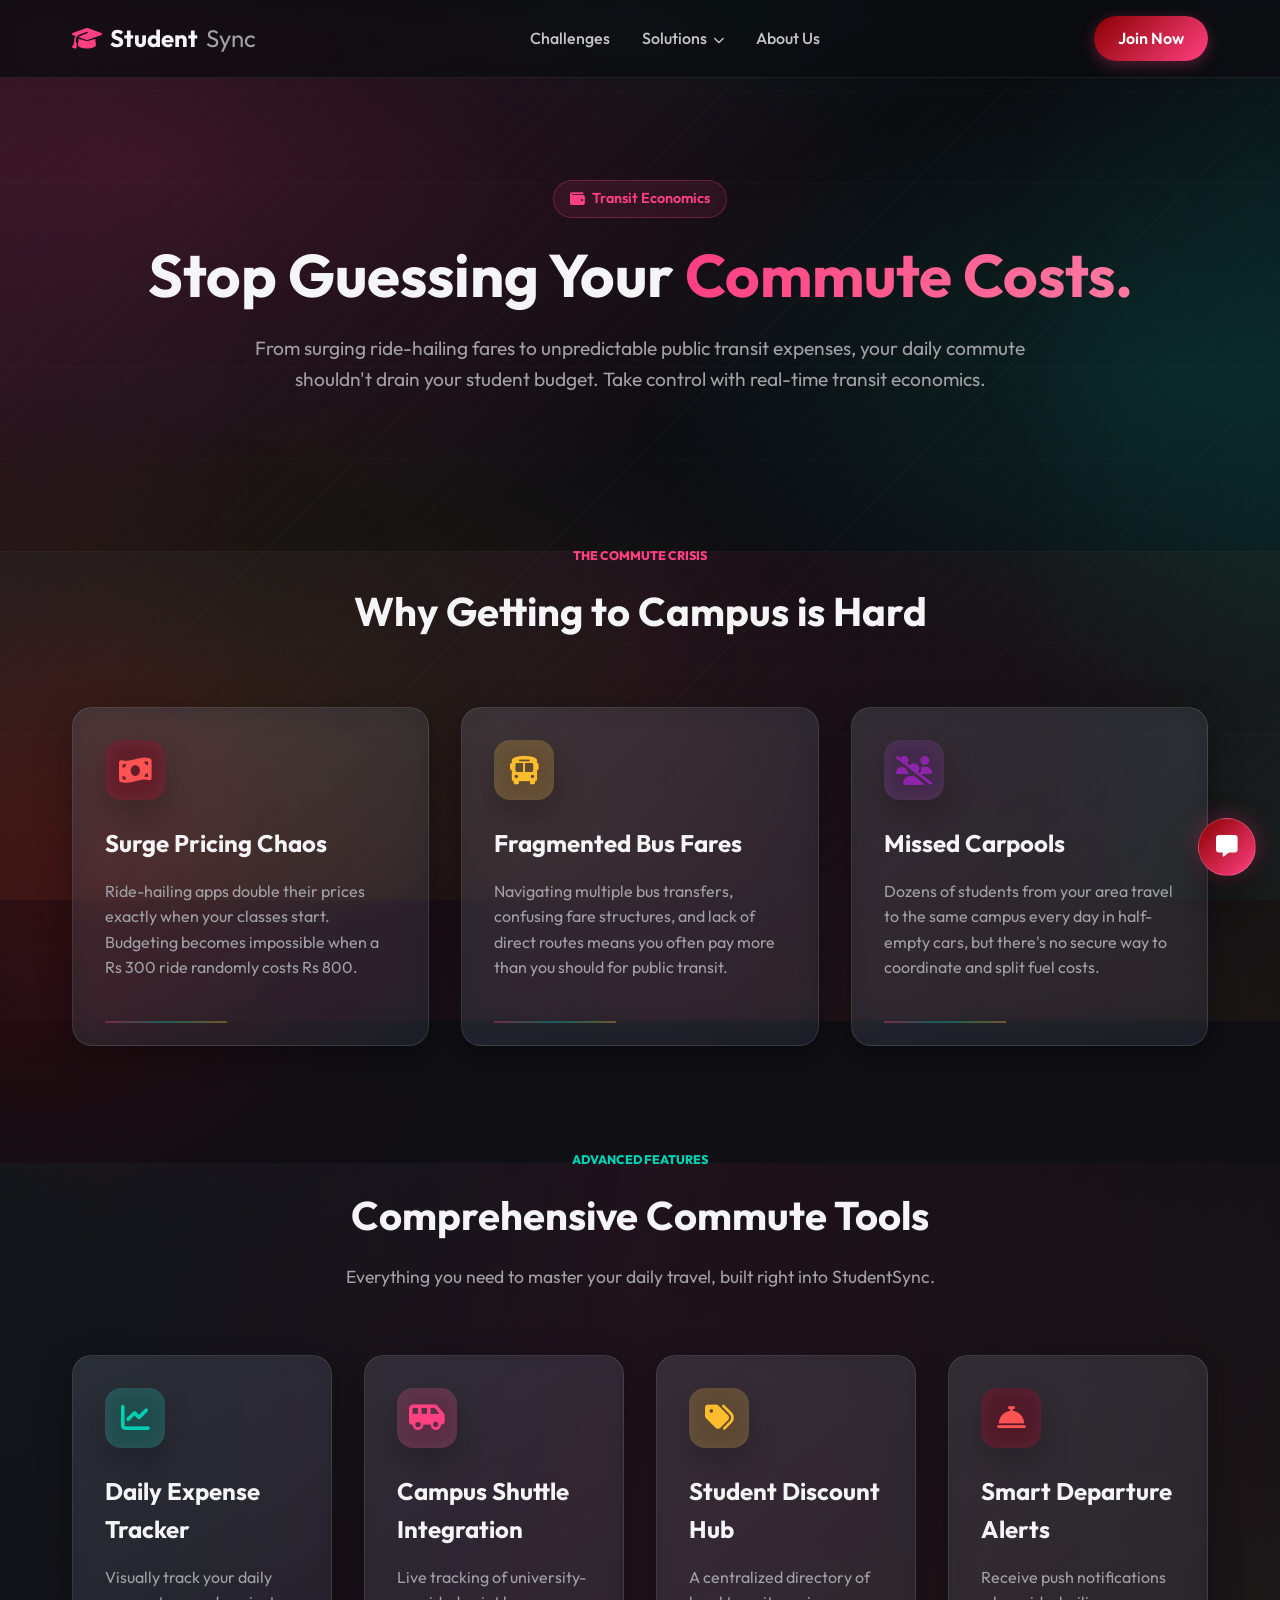
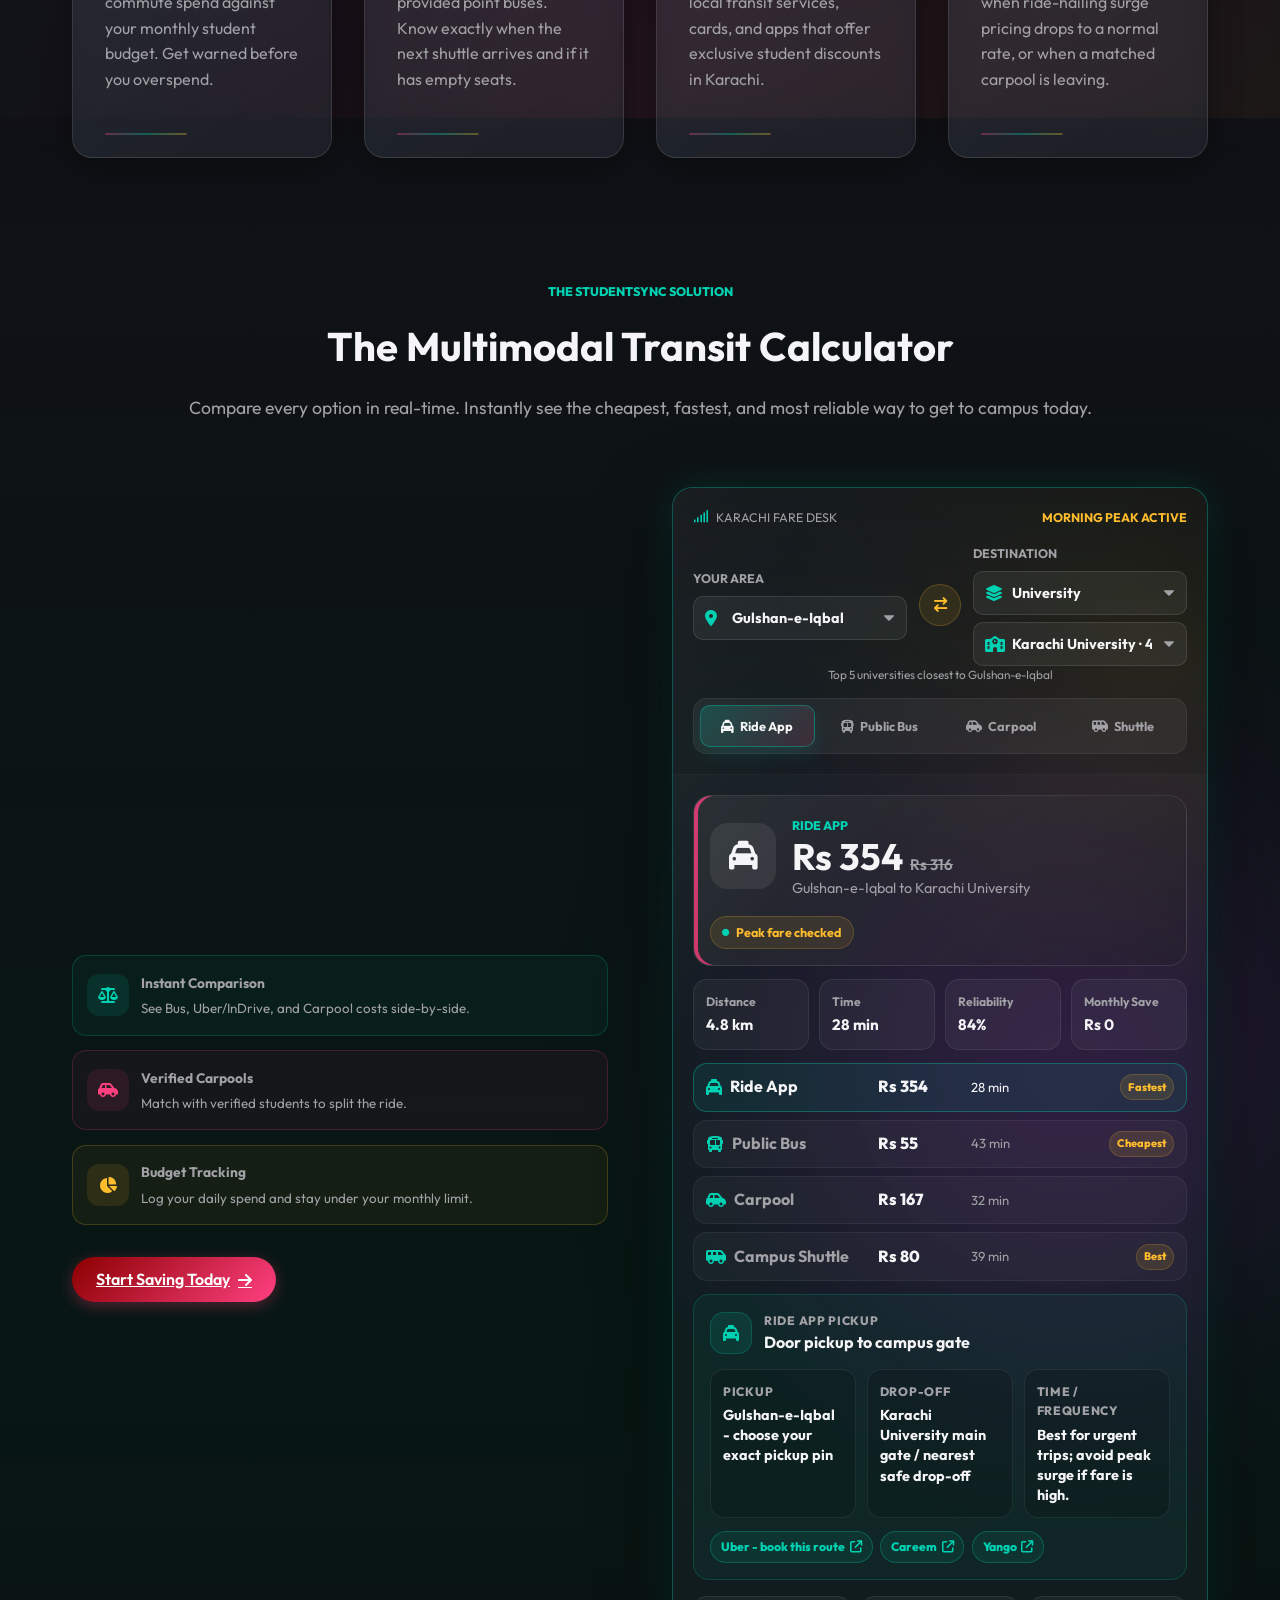
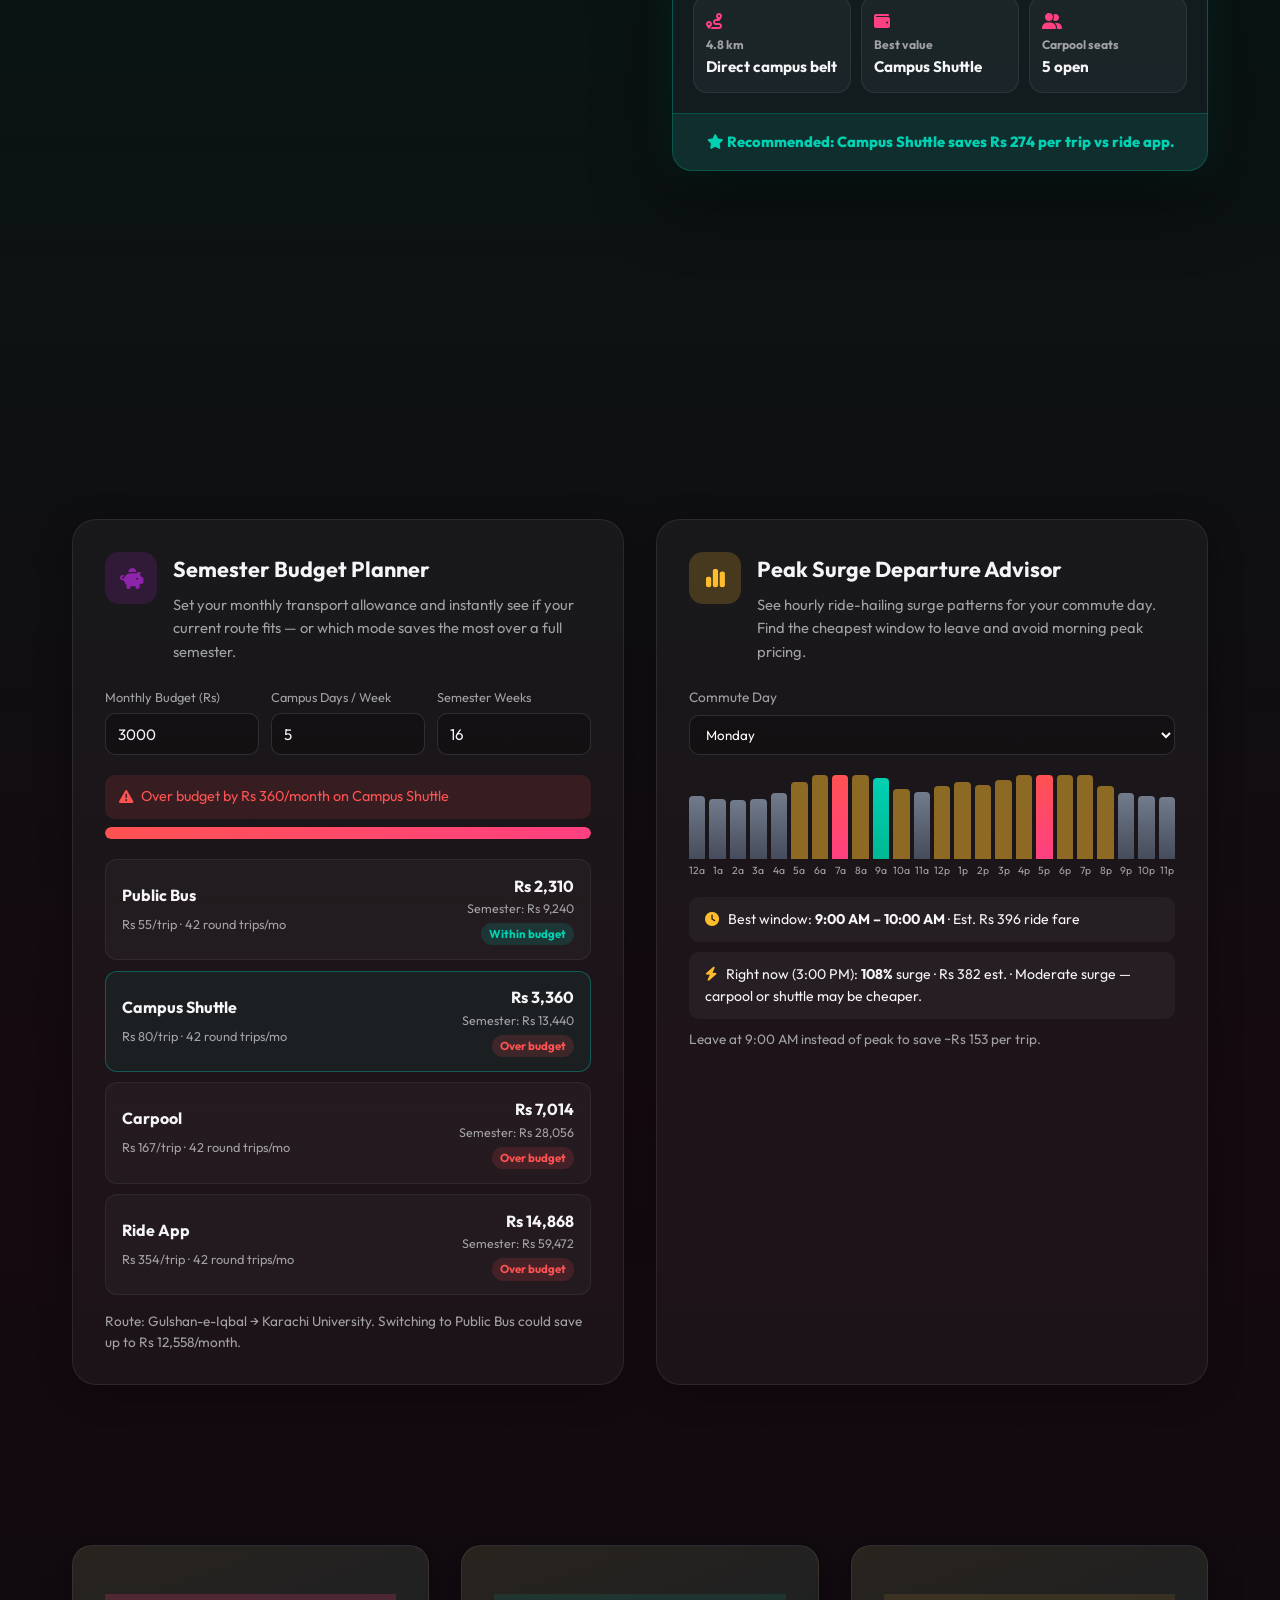
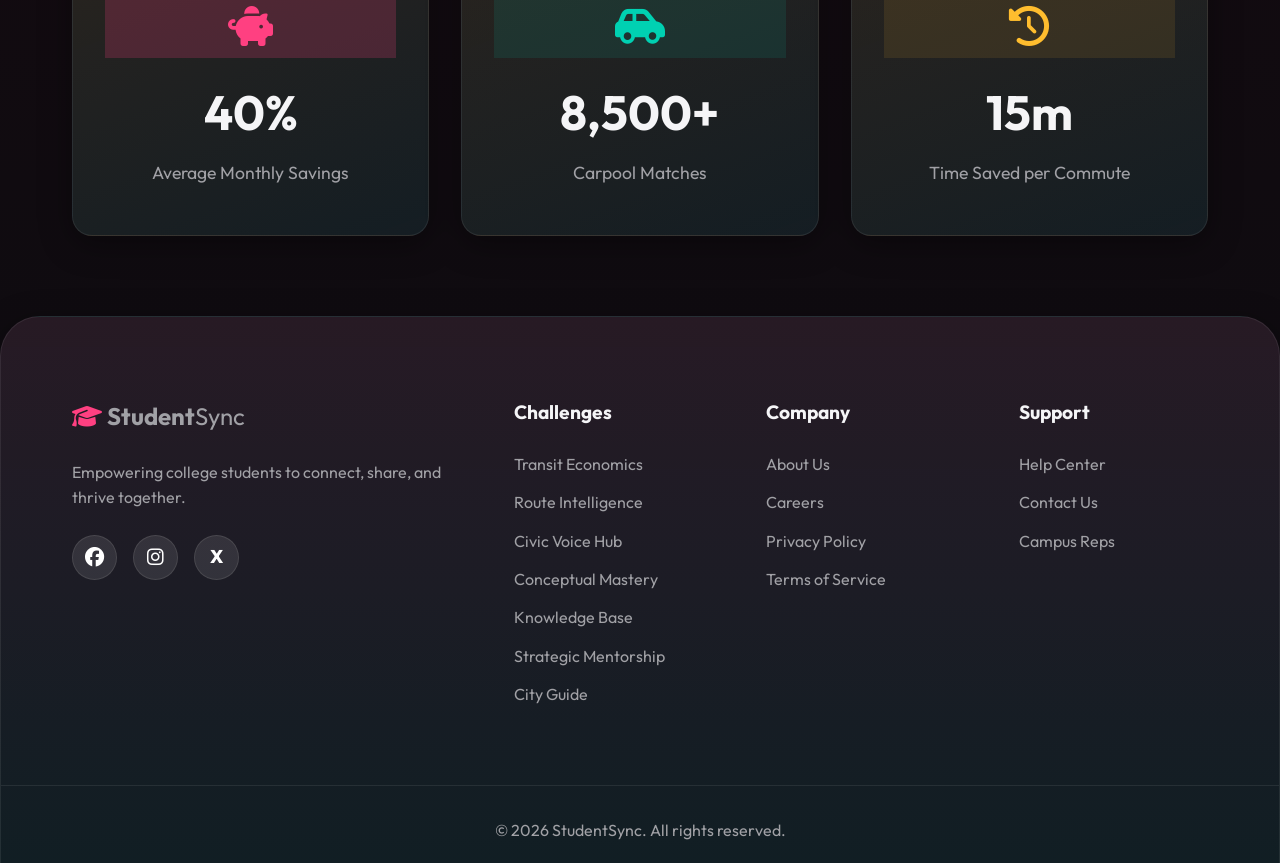
<file: transit-economics.html>
<!DOCTYPE html>
<html lang="en">
<head>
    <meta charset="UTF-8">
    <meta name="viewport" content="width=device-width, initial-scale=1.0">
    <title>Transit Economics | StudentSync</title>
    <meta name="description" content="Take control of your daily commute with StudentSync. Compare bus, ride-hailing, and carpool costs instantly.">
    <!-- Google Fonts: Outfit -->
    <link rel="preconnect" href="https://fonts.googleapis.com">
    <link rel="preconnect" href="https://fonts.gstatic.com" crossorigin>
    <link href="https://fonts.googleapis.com/css2?family=Outfit:wght@300;400;500;600;700;800&display=swap" rel="stylesheet">
    <!-- FontAwesome -->
    <link rel="stylesheet" href="https://cdnjs.cloudflare.com/ajax/libs/font-awesome/6.4.0/css/all.min.css">
    <!-- Custom CSS -->
    <link rel="stylesheet" href="style.css">
</head>
<body>
    <!-- Background Elements -->
    <div class="bg-gradient bg-gradient-1" style="top: 10%; left: -20%;"></div>
    <div class="bg-gradient bg-gradient-2" style="top: 40%; right: -15%;"></div>
    <div class="bg-gradient bg-gradient-1" style="bottom: -10%; left: 30%; background: radial-gradient(circle, var(--accent-mint) 0%, transparent 70%);"></div>

    <!-- Navbar -->
    <header class="navbar">
        <div class="container nav-container">
            <a href="index.html" class="logo">
                <i class="fa-solid fa-graduation-cap"></i>
                Student<span>Sync</span>
            </a>
            <nav class="nav-links">
                <a href="index.html#features">Challenges</a>
                <div class="dropdown">
                    <a href="#" class="dropbtn active">Solutions <i class="fa-solid fa-chevron-down" style="font-size: 0.7rem; margin-left: 3px;"></i></a>
                    <div class="dropdown-content">
                        <a href="transit-economics.html" class="active">Transit Economics</a>
                        <a href="route-intelligence.html">Route Intelligence</a>
                        <a href="civic-voice.html">Civic Voice Hub</a>
                        <a href="conceptual-mastery.html">Conceptual Mastery</a>
                        <a href="knowledge-base.html">Knowledge Base</a>
                        <a href="strategic-mentorship.html">Strategic Mentorship</a>
                        <a href="city-guide.html">City Guide</a>
                    </div>
                </div>
                <a href="about.html">About Us</a>
            </nav>
            <div class="nav-actions">
                <a href="contact.html" class="btn btn-primary" style="text-decoration: none;">Join Now</a>
            </div>
        </div>
    </header>

    <main style="padding-top: 100px;">
        <!-- Transit Hero Section -->
        <section class="hero" style="min-height: auto; padding: 80px 0 60px; display: flex; flex-direction: column; justify-content: center;">
            <div class="container text-center" style="display: flex; flex-direction: column; align-items: center;">
                <div class="badge animate-on-scroll"><i class="fa-solid fa-wallet"></i> Transit Economics</div>
                <h1 class="page-hero-title animate-on-scroll" style="transition-delay: 0.1s;">Stop Guessing Your <span class="text-gradient">Commute Costs.</span></h1>
                <p class="hero-subtitle animate-on-scroll" style="transition-delay: 0.2s; margin: 0 auto 3rem; text-align: center; max-width: 800px;">From surging ride-hailing fares to unpredictable public transit expenses, your daily commute shouldn't drain your student budget. Take control with real-time transit economics.</p>
            </div>
        </section>

        <!-- The Problems Section -->
        <section class="features" style="padding-top: 40px; padding-bottom: 60px;">
            <div class="container">
                <div class="section-header animate-on-scroll">
                    <span class="section-kicker" style="color: var(--accent-coral);">The Commute Crisis</span>
                    <h2>Why Getting to Campus is Hard</h2>
                </div>
                
                <div class="features-grid">
                    <div class="feature-card glass-card animate-on-scroll">
                        <div class="feature-icon bg-crimson">
                            <i class="fa-solid fa-money-bill-wave"></i>
                        </div>
                        <h3>Surge Pricing Chaos</h3>
                        <p>Ride-hailing apps double their prices exactly when your classes start. Budgeting becomes impossible when a Rs 300 ride randomly costs Rs 800.</p>
                    </div>

                    <div class="feature-card glass-card animate-on-scroll" style="transition-delay: 0.1s;">
                        <div class="feature-icon" style="background: rgba(255, 189, 46, 0.2); color: var(--accent-gold);">
                            <i class="fa-solid fa-bus"></i>
                        </div>
                        <h3>Fragmented Bus Fares</h3>
                        <p>Navigating multiple bus transfers, confusing fare structures, and lack of direct routes means you often pay more than you should for public transit.</p>
                    </div>

                    <div class="feature-card glass-card animate-on-scroll" style="transition-delay: 0.2s;">
                        <div class="feature-icon" style="background: rgba(142, 36, 170, 0.2); color: var(--accent-violet);">
                            <i class="fa-solid fa-users-slash"></i>
                        </div>
                        <h3>Missed Carpools</h3>
                        <p>Dozens of students from your area travel to the same campus every day in half-empty cars, but there's no secure way to coordinate and split fuel costs.</p>
                    </div>
                </div>
            </div>
        </section>

        <!-- Comprehensive Commute Tools Section -->
        <section class="features" style="padding-top: 40px; padding-bottom: 60px; position: relative;">
            <div class="container">
                <div class="section-header animate-on-scroll">
                    <span class="section-kicker" style="color: var(--accent-mint);">Advanced Features</span>
                    <h2>Comprehensive Commute Tools</h2>
                    <p>Everything you need to master your daily travel, built right into StudentSync.</p>
                </div>
                
                <div class="features-grid" style="grid-template-columns: repeat(auto-fit, minmax(240px, 1fr));">
                    <div class="feature-card glass-card animate-on-scroll">
                        <div class="feature-icon" style="background: rgba(0, 209, 178, 0.2); color: var(--accent-mint);">
                            <i class="fa-solid fa-chart-line"></i>
                        </div>
                        <h3>Daily Expense Tracker</h3>
                        <p>Visually track your daily commute spend against your monthly student budget. Get warned before you overspend.</p>
                    </div>

                    <div class="feature-card glass-card animate-on-scroll" style="transition-delay: 0.1s;">
                        <div class="feature-icon bg-accent">
                            <i class="fa-solid fa-van-shuttle"></i>
                        </div>
                        <h3>Campus Shuttle Integration</h3>
                        <p>Live tracking of university-provided point buses. Know exactly when the next shuttle arrives and if it has empty seats.</p>
                    </div>

                    <div class="feature-card glass-card animate-on-scroll" style="transition-delay: 0.2s;">
                        <div class="feature-icon" style="background: rgba(255, 189, 46, 0.2); color: var(--accent-gold);">
                            <i class="fa-solid fa-tags"></i>
                        </div>
                        <h3>Student Discount Hub</h3>
                        <p>A centralized directory of local transit services, cards, and apps that offer exclusive student discounts in Karachi.</p>
                    </div>

                    <div class="feature-card glass-card animate-on-scroll" style="transition-delay: 0.3s;">
                        <div class="feature-icon bg-crimson">
                            <i class="fa-solid fa-bell-concierge"></i>
                        </div>
                        <h3>Smart Departure Alerts</h3>
                        <p>Receive push notifications when ride-hailing surge pricing drops to a normal rate, or when a matched carpool is leaving.</p>
                    </div>
                </div>
            </div>
        </section>

        <!-- The Solution & Interactive Mockup Section -->
        <section class="command-center-section" style="padding-top: 60px;">
            <div class="container">
                <div class="section-header animate-on-scroll">
                    <span class="section-kicker">The StudentSync Solution</span>
                    <h2>The Multimodal Transit Calculator</h2>
                    <p>Compare every option in real-time. Instantly see the cheapest, fastest, and most reliable way to get to campus today.</p>
                </div>

                <div class="command-grid" style="grid-template-columns: 1fr 1fr; align-items: center; gap: 4rem;">
                    
                    <!-- Left: Solution Copy -->
                    <div class="solution-details animate-on-scroll">
                        <div class="readiness-list" style="margin-bottom: 2rem;">
                            <div style="background: rgba(0, 209, 178, 0.05); border-color: rgba(0, 209, 178, 0.2);">
                                <i class="fa-solid fa-scale-balanced" style="color: var(--accent-mint); background: rgba(0, 209, 178, 0.1);"></i>
                                <span><strong>Instant Comparison</strong><br><small style="color: var(--text-muted);">See Bus, Uber/InDrive, and Carpool costs side-by-side.</small></span>
                            </div>
                            <div style="background: rgba(255, 64, 129, 0.05); border-color: rgba(255, 64, 129, 0.2);">
                                <i class="fa-solid fa-car-side" style="color: var(--accent-coral); background: rgba(255, 64, 129, 0.1);"></i>
                                <span><strong>Verified Carpools</strong><br><small style="color: var(--text-muted);">Match with verified students to split the ride.</small></span>
                            </div>
                            <div style="background: rgba(255, 189, 46, 0.05); border-color: rgba(255, 189, 46, 0.2);">
                                <i class="fa-solid fa-chart-pie" style="color: var(--accent-gold); background: rgba(255, 189, 46, 0.1);"></i>
                                <span><strong>Budget Tracking</strong><br><small style="color: var(--text-muted);">Log your daily spend and stay under your monthly limit.</small></span>
                            </div>
                        </div>
                        <a href="contact.html" class="btn btn-primary">Start Saving Today <i class="fa-solid fa-arrow-right"></i></a>
                    </div>

                    <!-- Right: Calculator Mockup -->
                    <div class="calculator-mockup transit-calculator glass-card animate-on-scroll" style="transition-delay: 0.2s;">
                        <div class="mockup-header transit-calc-header">
                            <div class="calc-status-row">
                                <span><i class="fa-solid fa-signal"></i> Karachi Fare Desk</span>
                                <strong>Morning Peak Active</strong>
                            </div>

                            <div class="calc-route-row">
                                <label class="calc-field">
                                    <span>Your Area</span>
                                    <div class="calc-select-wrap">
                                        <i class="fa-solid fa-location-dot text-accent"></i>
                                        <select id="origin-select" class="calc-select" aria-label="Student area">
                                            <option value="gulshan" selected>Gulshan-e-Iqbal</option>
                                            <option value="north_nazimabad">North Nazimabad</option>
                                            <option value="pechs">PECHS</option>
                                            <option value="clifton">Clifton</option>
                                            <option value="malir">Malir</option>
                                        </select>
                                    </div>
                                </label>

                                <button type="button" id="calc-swap-btn" class="calc-route-swap" aria-label="Swap route direction" title="Swap area and campus">
                                    <i class="fa-solid fa-arrow-right-arrow-left"></i>
                                </button>

                                <label class="calc-field calc-dest-group">
                                    <span>Destination</span>
                                    <div class="calc-dest-dropdowns">
                                        <div class="calc-select-wrap">
                                            <i class="fa-solid fa-layer-group"></i>
                                            <select id="inst-type-select" class="calc-select" aria-label="Institution type">
                                                <option value="university" selected>University</option>
                                                <option value="college">College</option>
                                                <option value="school">School</option>
                                            </select>
                                        </div>
                                        <div class="calc-select-wrap">
                                            <i class="fa-solid fa-school"></i>
                                            <select id="dest-select" class="calc-select" aria-label="Top institutions near you">
                                                <!-- Populated dynamically based on area + type -->
                                            </select>
                                        </div>
                                    </div>
                                </label>
                            </div>
                            <p class="calc-dest-hint" id="calc-dest-hint">Top 5 universities closest to your area</p>
                            
                            <div class="calc-tabs" role="tablist" aria-label="Transit options">
                                <button class="calc-tab active" type="button" data-mode="ride"><i class="fa-solid fa-taxi"></i> Ride App</button>
                                <button class="calc-tab" type="button" data-mode="bus"><i class="fa-solid fa-bus"></i> Public Bus</button>
                                <button class="calc-tab" type="button" data-mode="carpool"><i class="fa-solid fa-car-side"></i> Carpool</button>
                                <button class="calc-tab" type="button" data-mode="shuttle"><i class="fa-solid fa-van-shuttle"></i> Shuttle</button>
                            </div>
                        </div>
                        
                        <div class="mockup-body transit-calc-body">
                            <div id="calc-content" class="calc-content"></div>
                            <div id="calc-insights" class="calc-insights"></div>
                        </div>
                        <div class="mockup-footer transit-calc-footer">
                            <span id="calc-recommendation">Select a route to compare every commute option.</span>
                        </div>
                    </div>
                </div>
            </div>
        </section>

        <!-- Smart Student Tools -->
        <section class="student-tools-section">
            <div class="container">
                <div class="section-header animate-on-scroll">
                    <span class="section-kicker" style="color: var(--accent-violet);">Student Power Tools</span>
                    <h2>Plan Smarter, Spend Less</h2>
                    <p>Two live tools that sync with your route calculator — built for real student budgets and daily commutes.</p>
                </div>

                <div class="student-tools-grid">
                    <!-- Feature 1: Semester Budget Planner -->
                    <div class="student-tool-panel glass-card animate-on-scroll" id="budget-planner">
                        <div class="tool-header">
                            <div class="tool-icon" style="background: rgba(142, 36, 170, 0.2); color: var(--accent-violet);">
                                <i class="fa-solid fa-piggy-bank"></i>
                            </div>
                            <div>
                                <h3>Semester Budget Planner</h3>
                                <p class="tool-desc">Set your monthly transport allowance and instantly see if your current route fits — or which mode saves the most over a full semester.</p>
                            </div>
                        </div>
                        <div class="tool-controls">
                            <label>Monthly Budget (Rs)
                                <input type="number" id="budget-monthly" value="3000" min="500" max="20000" step="100">
                            </label>
                            <label>Campus Days / Week
                                <input type="number" id="budget-days" value="5" min="1" max="7">
                            </label>
                            <label>Semester Weeks
                                <input type="number" id="budget-weeks" value="16" min="8" max="20">
                            </label>
                        </div>
                        <div class="budget-meter">
                            <div class="budget-status good" id="budget-status"><i class="fa-solid fa-circle-check"></i> Calculating...</div>
                            <div class="budget-meter-track"><div class="budget-meter-fill" id="budget-bar-fill"></div></div>
                        </div>
                        <div class="budget-modes" id="budget-modes"></div>
                        <p class="tool-footnote" id="budget-output">Select a route above to see your semester transport forecast.</p>
                    </div>

                    <!-- Feature 2: Peak Surge Advisor -->
                    <div class="student-tool-panel glass-card animate-on-scroll" id="surge-advisor" style="transition-delay: 0.1s;">
                        <div class="tool-header">
                            <div class="tool-icon" style="background: rgba(255, 189, 46, 0.2); color: var(--accent-gold);">
                                <i class="fa-solid fa-chart-simple"></i>
                            </div>
                            <div>
                                <h3>Peak Surge Departure Advisor</h3>
                                <p class="tool-desc">See hourly ride-hailing surge patterns for your commute day. Find the cheapest window to leave and avoid morning peak pricing.</p>
                            </div>
                        </div>
                        <label style="display:block; margin-bottom: 0.75rem; font-size: 0.85rem; color: var(--text-muted);">
                            Commute Day
                            <select id="surge-day" style="display:block; width:100%; margin-top:0.35rem; padding:0.65rem 0.75rem; border-radius:10px; border:1px solid rgba(255,255,255,0.12); background:rgba(0,0,0,0.25); color:white; font-family:inherit;">
                                <option value="monday">Monday</option>
                                <option value="tuesday">Tuesday</option>
                                <option value="wednesday">Wednesday</option>
                                <option value="thursday">Thursday</option>
                                <option value="friday">Friday</option>
                                <option value="saturday">Saturday</option>
                                <option value="sunday">Sunday</option>
                            </select>
                        </label>
                        <div class="surge-chart" id="surge-chart" aria-label="Hourly surge chart"></div>
                        <div class="surge-insight" id="surge-best-slot"><i class="fa-solid fa-clock"></i> Loading best departure window...</div>
                        <div class="surge-insight" id="surge-now-tip"><i class="fa-solid fa-bolt"></i> Checking current surge...</div>
                        <p class="tool-footnote" id="surge-save-estimate">Green bars = cheapest hours to book a ride.</p>
                    </div>
                </div>
            </div>
        </section>

        <!-- Stats Section (Reused but tailored) -->
        <section class="stats-section" style="padding-top: 80px; padding-bottom: 80px;">
            <div class="container">
                <div class="stats-grid">
                    <div class="stat-card glass-card animate-on-scroll">
                        <div class="stat-icon bg-accent" style="color: var(--accent-coral);"><i class="fa-solid fa-piggy-bank"></i></div>
                        <div class="stat-number">40%</div>
                        <div class="stat-label">Average Monthly Savings</div>
                    </div>
                    <div class="stat-card glass-card animate-on-scroll" style="transition-delay: 0.1s;">
                        <div class="stat-icon" style="background: rgba(0, 209, 178, 0.1); color: var(--accent-mint);"><i class="fa-solid fa-car-side"></i></div>
                        <div class="stat-number">8,500+</div>
                        <div class="stat-label">Carpool Matches</div>
                    </div>
                    <div class="stat-card glass-card animate-on-scroll" style="transition-delay: 0.2s;">
                        <div class="stat-icon" style="background: rgba(255, 189, 46, 0.1); color: var(--accent-gold);"><i class="fa-solid fa-clock-rotate-left"></i></div>
                        <div class="stat-number">15m</div>
                        <div class="stat-label">Time Saved per Commute</div>
                    </div>
                </div>
            </div>
        </section>

    </main>

    <!-- Footer -->
    <footer class="footer glass-card">
        <div class="container footer-container">
            <div class="footer-col brand-col">
                <a href="#" class="logo">
                    <i class="fa-solid fa-graduation-cap"></i>
                    Student<span>Sync</span>
                </a>
                <p>Empowering college students to connect, share, and thrive together.</p>
                <div class="social-links">
                    <a href="https://www.facebook.com/login" target="_blank" rel="noopener noreferrer" aria-label="Facebook login"><i class="fa-brands fa-facebook"></i></a>
                    <a href="https://www.instagram.com/accounts/login/" target="_blank" rel="noopener noreferrer" aria-label="Instagram login"><i class="fa-brands fa-instagram"></i></a>
                    <a href="https://x.com/i/flow/login" target="_blank" rel="noopener noreferrer" aria-label="X login" class="social-x"><span>X</span></a>
                </div>
            </div>
            <div class="footer-col">
                <h4>Challenges</h4>
                <a href="transit-economics.html">Transit Economics</a>
                <a href="route-intelligence.html">Route Intelligence</a>
                <a href="civic-voice.html">Civic Voice Hub</a>
                <a href="conceptual-mastery.html">Conceptual Mastery</a>
                <a href="knowledge-base.html">Knowledge Base</a>
                <a href="strategic-mentorship.html">Strategic Mentorship</a>
                <a href="city-guide.html">City Guide</a>
            </div>
            <div class="footer-col">
                <h4>Company</h4>
                <a href="about.html">About Us</a>
                <a href="#">Careers</a>
                <a href="#">Privacy Policy</a>
                <a href="#">Terms of Service</a>
            </div>
            <div class="footer-col">
                <h4>Support</h4>
                <a href="#">Help Center</a>
                <a href="contact.html">Contact Us</a>
                <a href="#">Campus Reps</a>
            </div>
        </div>
        <div class="footer-bottom">
            <p>&copy; 2026 StudentSync. All rights reserved.</p>
        </div>
    </footer>

    <!-- Custom JS -->
    <script src="app.js"></script>
    <script src="transit-features.js"></script>
    <script src="chatbot.js"></script>
</body>
</html>
</file>
<file: style.css>
/* Reset & Base Styles */
* {
    margin: 0;
    padding: 0;
    box-sizing: border-box;
    font-family: 'Outfit', sans-serif;
}

:root {
    --bg-dark: #0b0c10;
    --bg-light: #1f2833;
    --primary-crimson: #800020;
    --primary-maroon: #8b0000;
    --accent-coral: #ff4081; /* Glowing accent */
    --accent-violet: #8e24aa;
    --accent-mint: #00d1b2;
    --accent-gold: #ffbd2e;
    --text-white: #f5f5f7;
    --text-muted: #a1a1a6;
    
    --glass-bg: rgba(31, 40, 51, 0.4);
    --glass-bg-hover: rgba(31, 40, 51, 0.6);
    --glass-border: rgba(255, 255, 255, 0.08);
    --glass-border-glow: rgba(255, 64, 129, 0.3);
    --glass-shadow: 0 8px 32px 0 rgba(0, 0, 0, 0.37);
    --transition: all 0.3s cubic-bezier(0.25, 0.8, 0.25, 1);
}

body {
    background:
        linear-gradient(180deg, #0b0c10 0%, #111016 28%, #071713 52%, #150a10 76%, #0b0c10 100%);
    color: var(--text-white);
    line-height: 1.6;
    overflow-x: hidden;
    position: relative;
    min-height: 100vh;
    isolation: isolate;
}

body::before {
    content: '';
    position: fixed;
    inset: 0;
    z-index: -3;
    pointer-events: none;
    background:
        radial-gradient(1200px 620px at 12% 18%, rgba(255, 64, 129, 0.18), transparent 62%),
        radial-gradient(900px 520px at 92% 42%, rgba(0, 209, 178, 0.12), transparent 60%),
        radial-gradient(1000px 680px at 18% 82%, rgba(255, 189, 46, 0.09), transparent 64%),
        linear-gradient(115deg, rgba(255, 255, 255, 0.045) 0 1px, transparent 1px 100%),
        linear-gradient(0deg, rgba(255, 255, 255, 0.018) 0 1px, transparent 1px 100%);
    background-size: auto, auto, auto, 72px 72px, 100% 92px;
}

body::after {
    content: '';
    position: fixed;
    inset: 0;
    z-index: -2;
    pointer-events: none;
    background:
        linear-gradient(90deg, rgba(255, 64, 129, 0.08), transparent 20%, transparent 80%, rgba(0, 209, 178, 0.07)),
        repeating-linear-gradient(135deg, rgba(255, 255, 255, 0.018) 0 1px, transparent 1px 18px);
    mix-blend-mode: screen;
    opacity: 0.7;
}

/* Background Gradients */
.bg-gradient {
    position: absolute;
    border-radius: 50%;
    filter: blur(120px);
    z-index: -1;
    opacity: 0.5;
}

.bg-gradient-1 {
    top: -10%;
    left: -10%;
    width: 600px;
    height: 600px;
    background: radial-gradient(circle, var(--primary-maroon) 0%, transparent 70%);
}

.bg-gradient-2 {
    bottom: 20%;
    right: -10%;
    width: 800px;
    height: 800px;
    background: radial-gradient(circle, var(--accent-violet) 0%, transparent 70%);
    opacity: 0.3;
}

/* Utilities */
.container {
    max-width: 1200px;
    margin: 0 auto;
    padding: 0 2rem;
}

.text-gradient {
    background: linear-gradient(90deg, var(--accent-coral), #ff79a1);
    background-clip: text;
    -webkit-background-clip: text;
    color: transparent;
    -webkit-text-fill-color: transparent;
}

.text-accent { color: var(--accent-coral); }
.text-crimson { color: #ff5252; }

/* Buttons */
.btn {
    display: inline-flex;
    align-items: center;
    justify-content: center;
    gap: 0.5rem;
    padding: 0.6rem 1.5rem;
    border-radius: 50px;
    font-weight: 600;
    cursor: pointer;
    transition: var(--transition);
    border: none;
    font-size: 1rem;
}

.btn-large {
    padding: 0.8rem 2rem;
    font-size: 1.1rem;
}

.btn-primary {
    background: linear-gradient(135deg, var(--primary-maroon), var(--accent-coral));
    color: white;
    box-shadow: 0 4px 15px rgba(255, 64, 129, 0.3);
}

.btn-primary:hover {
    transform: translateY(-2px);
    box-shadow: 0 6px 20px rgba(255, 64, 129, 0.5);
}

.btn-outline {
    background: transparent;
    color: var(--text-white);
    border: 1px solid var(--glass-border);
    backdrop-filter: blur(10px);
}

.btn-outline:hover {
    background: rgba(255, 255, 255, 0.1);
    border-color: var(--text-white);
}

/* Glassmorphism Classes */
.glass-card {
    background: var(--glass-bg);
    backdrop-filter: blur(16px);
    -webkit-backdrop-filter: blur(16px);
    border: 1px solid var(--glass-border);
    border-radius: 20px;
    box-shadow: var(--glass-shadow);
    transition: var(--transition);
    position: relative;
}

.glass-card:hover {
    background: var(--glass-bg-hover);
    border-color: var(--glass-border-glow);
    transform: translateY(-5px);
}

/* Navbar */
.navbar {
    position: fixed;
    top: 0;
    left: 0;
    width: 100%;
    z-index: 1000;
    padding: 1rem 0;
    background: rgba(11, 12, 16, 0.8);
    backdrop-filter: blur(20px);
    border-bottom: 1px solid var(--glass-border);
    transition: var(--transition);
}

.nav-container {
    display: flex;
    justify-content: space-between;
    align-items: center;
    position: relative;
    gap: 0.75rem;
}

.logo {
    font-size: 1.5rem;
    font-weight: 700;
    color: var(--text-white);
    text-decoration: none;
    display: flex;
    align-items: center;
    gap: 0.5rem;
}

.logo i {
    color: var(--accent-coral);
}

.logo span {
    color: var(--text-muted);
    font-weight: 400;
}

.nav-links {
    display: flex;
    gap: 2rem;
}

.nav-links a {
    color: var(--text-white);
    text-decoration: none;
    font-weight: 500;
    position: relative;
    transition: var(--transition);
    opacity: 0.8;
}

.nav-links a:hover, .nav-links a.active {
    opacity: 1;
}

.nav-links a.active::after {
    content: '';
    position: absolute;
    bottom: -5px;
    left: 0;
    width: 100%;
    height: 2px;
    background: var(--accent-coral);
    border-radius: 2px;
    box-shadow: 0 0 10px var(--accent-coral);
}

/* Dropdown */
.dropdown {
    position: relative;
    display: inline-block;
}

.dropdown::after {
    content: '';
    position: absolute;
    top: 100%;
    left: 0;
    width: 100%;
    height: 14px;
}

.dropdown-content {
    display: none;
    position: absolute;
    background-color: var(--glass-bg);
    backdrop-filter: blur(20px);
    -webkit-backdrop-filter: blur(20px);
    min-width: 220px;
    box-shadow: var(--glass-shadow);
    border: 1px solid var(--glass-border);
    border-radius: 12px;
    z-index: 1001;
    top: calc(100% + 6px);
    left: 0;
    overflow: hidden;
    padding: 0.5rem 0;
}

.dropdown-content::before {
    content: '';
    position: absolute;
    top: -10px;
    left: 0;
    width: 100%;
    height: 10px;
}

.dropdown-content a {
    color: var(--text-white);
    padding: 12px 16px;
    text-decoration: none;
    display: block;
    font-size: 0.9rem;
    transition: background 0.3s ease;
}

.dropdown-content a:hover {
    background-color: rgba(255, 64, 129, 0.2);
    color: var(--accent-coral);
    opacity: 1;
}

.dropdown:hover .dropdown-content {
    display: block;
    animation: fadeIn 0.3s ease;
}

@keyframes fadeIn {
    from { opacity: 0; transform: translateY(-10px); }
    to { opacity: 1; transform: translateY(0); }
}

/* Hero Section */
.hero {
    padding: 180px 0 100px;
    min-height: 100vh;
    display: flex;
    align-items: center;
}

.hero-container {
    display: grid;
    grid-template-columns: 1fr 1fr;
    gap: 4rem;
    align-items: center;
}

.badge {
    display: inline-flex;
    align-items: center;
    gap: 0.5rem;
    padding: 0.4rem 1rem;
    background: rgba(255, 64, 129, 0.1);
    border: 1px solid rgba(255, 64, 129, 0.3);
    border-radius: 30px;
    color: var(--accent-coral);
    font-size: 0.9rem;
    font-weight: 600;
    margin-bottom: 1.5rem;
}

.hero-content h1 {
    font-size: 3.5rem;
    line-height: 1.1;
    margin-bottom: 1.5rem;
}

.hero-subtitle {
    color: var(--text-muted);
    font-size: 1.2rem;
    margin-bottom: 2rem;
    max-width: 90%;
}

.hero-buttons {
    display: flex;
    gap: 1rem;
}

/* Dashboard Mockup */
.glass-dashboard {
    background: rgba(255, 255, 255, 0.03);
    backdrop-filter: blur(20px);
    border: 1px solid rgba(255, 255, 255, 0.1);
    border-radius: 24px;
    padding: 1.5rem;
    box-shadow: 0 20px 50px rgba(0, 0, 0, 0.5);
    transform: perspective(1000px) rotateY(-15deg) rotateX(5deg);
    transition: var(--transition);
}

.glass-dashboard:hover {
    transform: perspective(1000px) rotateY(-5deg) rotateX(2deg);
}

.dash-header {
    margin-bottom: 1.5rem;
    padding-bottom: 1rem;
    border-bottom: 1px solid rgba(255, 255, 255, 0.05);
}

.dash-header .dots {
    display: flex;
    gap: 8px;
}

.dash-header .dots span {
    width: 12px;
    height: 12px;
    border-radius: 50%;
    background: #ff5f56;
}

.dash-header .dots span:nth-child(2) { background: #ffbd2e; }
.dash-header .dots span:nth-child(3) { background: #27c93f; }

.dash-body {
    display: flex;
    flex-direction: column;
    gap: 1rem;
}

.dash-card {
    background: rgba(255, 255, 255, 0.05);
    border-radius: 16px;
    padding: 1rem;
    display: flex;
    align-items: center;
    gap: 1rem;
    border: 1px solid rgba(255, 255, 255, 0.05);
}

.dash-card.small i {
    font-size: 1.5rem;
    width: 40px;
    height: 40px;
    display: flex;
    align-items: center;
    justify-content: center;
    background: rgba(255, 255, 255, 0.1);
    border-radius: 10px;
}

.dash-card h4 {
    font-size: 1rem;
    margin-bottom: 0.2rem;
}

.dash-card p {
    font-size: 0.8rem;
    color: var(--text-muted);
}

.dash-card.large {
    flex-direction: column;
    align-items: flex-start;
}

.dash-chart {
    width: 100%;
    height: 80px;
    display: flex;
    align-items: flex-end;
    gap: 10px;
    padding-bottom: 10px;
    border-bottom: 1px solid rgba(255, 255, 255, 0.1);
    margin-bottom: 0.5rem;
}

.dash-chart .bar {
    flex: 1;
    background: linear-gradient(to top, var(--primary-maroon), var(--accent-coral));
    border-radius: 4px;
}

/* Features Section */
.features {
    padding: 100px 0;
    position: relative;
    overflow: hidden;
}

.features::before {
    content: '';
    position: absolute;
    inset: 8% -10% auto -10%;
    height: 78%;
    pointer-events: none;
    background:
        linear-gradient(90deg, transparent, rgba(255, 64, 129, 0.08), transparent),
        linear-gradient(135deg, rgba(0, 209, 178, 0.06), transparent 45%, rgba(255, 189, 46, 0.055));
    opacity: 0.85;
}

.section-header {
    text-align: center;
    margin-bottom: 4rem;
}

.section-header h2 {
    font-size: 2.5rem;
    margin-bottom: 1rem;
}

.section-header p {
    color: var(--text-muted);
    font-size: 1.1rem;
}

.features-grid {
    display: grid;
    grid-template-columns: repeat(auto-fit, minmax(280px, 1fr));
    gap: 2rem;
    position: relative;
    z-index: 1;
}

.feature-card {
    padding: 2rem;
    display: flex;
    flex-direction: column;
    min-height: 310px;
    position: relative;
    overflow: hidden;
    background:
        linear-gradient(145deg, rgba(255, 255, 255, 0.075), rgba(255, 255, 255, 0.025)),
        rgba(31, 40, 51, 0.42);
    border-color: rgba(255, 255, 255, 0.1);
    transform: translateY(0);
}

.feature-card::before {
    content: '';
    position: absolute;
    inset: 0;
    background:
        linear-gradient(120deg, transparent 0 35%, rgba(255, 255, 255, 0.13) 48%, transparent 62%),
        linear-gradient(180deg, rgba(255, 64, 129, 0.14), transparent 32%);
    transform: translateX(-115%);
    transition: transform 0.8s ease;
    pointer-events: none;
}

.feature-card::after {
    content: '';
    position: absolute;
    left: 2rem;
    right: 2rem;
    bottom: 1.35rem;
    height: 2px;
    border-radius: 999px;
    background: linear-gradient(90deg, var(--accent-coral), var(--accent-mint), var(--accent-gold));
    opacity: 0.34;
    transform: scaleX(0.42);
    transform-origin: left;
    transition: var(--transition);
}

.feature-card:hover {
    transform: translateY(-14px) scale(1.012);
    border-color: rgba(0, 209, 178, 0.32);
    box-shadow: 0 22px 60px rgba(0, 0, 0, 0.44), 0 0 40px rgba(0, 209, 178, 0.1);
}

.feature-card:hover::before {
    transform: translateX(115%);
}

.feature-card:hover::after {
    opacity: 1;
    transform: scaleX(1);
}

.feature-icon {
    width: 60px;
    height: 60px;
    border-radius: 16px;
    display: flex;
    align-items: center;
    justify-content: center;
    font-size: 1.8rem;
    margin-bottom: 1.5rem;
    position: relative;
    z-index: 1;
    box-shadow: inset 0 0 20px rgba(255, 255, 255, 0.06), 0 14px 30px rgba(0, 0, 0, 0.22);
    transition: var(--transition);
}

.feature-icon i {
    transition: transform 0.35s ease;
}

.bg-accent {
    background: rgba(255, 64, 129, 0.2);
    color: var(--accent-coral);
}

.bg-crimson {
    background: rgba(128, 0, 32, 0.4);
    color: #ff5252;
}

.feature-card h3 {
    font-size: 1.5rem;
    margin-bottom: 1rem;
    position: relative;
    z-index: 1;
}

.feature-card p {
    color: var(--text-muted);
    margin-bottom: 2rem;
    flex-grow: 1;
    position: relative;
    z-index: 1;
}

.feature-card:hover .feature-icon {
    transform: translateY(-4px) rotate(-3deg);
}

.feature-card:hover .feature-icon i {
    transform: scale(1.12);
}

/* Student Command Center */
.command-center-section {
    padding: 110px 0 80px;
    position: relative;
}

.section-kicker {
    display: inline-flex;
    align-items: center;
    color: var(--accent-mint);
    font-size: 0.78rem;
    font-weight: 800;
    margin-bottom: 0.8rem;
    text-transform: uppercase;
}

.command-grid {
    display: grid;
    grid-template-columns: 0.95fr 1.35fr;
    gap: 2rem;
    align-items: stretch;
}

.readiness-panel,
.solution-engine {
    padding: 2rem;
}

.panel-topline,
.engine-header {
    display: flex;
    align-items: center;
    justify-content: space-between;
    gap: 1rem;
}

.panel-topline span {
    color: var(--text-muted);
    font-size: 0.95rem;
}

.panel-topline strong {
    color: var(--accent-gold);
    font-size: 0.95rem;
}

.readiness-meter {
    width: min(260px, 100%);
    aspect-ratio: 1;
    margin: 2rem auto;
    border-radius: 50%;
    display: grid;
    place-items: center;
    align-content: center;
    text-align: center;
    position: relative;
    isolation: isolate;
    background:
        conic-gradient(from -90deg, var(--accent-mint) 0 62%, var(--accent-gold) 62% 82%, rgba(255, 255, 255, 0.09) 82% 100%);
    box-shadow: inset 0 0 32px rgba(0, 209, 178, 0.12), 0 24px 60px rgba(0, 0, 0, 0.42), 0 0 45px rgba(0, 209, 178, 0.16);
    animation: meterBreath 4.8s ease-in-out infinite;
}

.readiness-meter::before {
    content: '';
    position: absolute;
    inset: 16px;
    border-radius: 50%;
    z-index: -1;
    background:
        radial-gradient(circle at 50% 34%, rgba(255, 255, 255, 0.12), transparent 28%),
        linear-gradient(145deg, #0c1113, #121017);
    border: 1px solid rgba(255, 255, 255, 0.09);
    box-shadow: inset 0 0 28px rgba(0, 0, 0, 0.55);
}

.readiness-meter::after {
    content: '';
    position: absolute;
    inset: -8px;
    border-radius: 50%;
    z-index: -2;
    border: 1px solid rgba(255, 255, 255, 0.08);
    background: conic-gradient(from 0deg, transparent, rgba(255, 255, 255, 0.26), transparent 28%);
    animation: meterOrbit 8s linear infinite;
}

.readiness-meter span {
    display: block;
    font-size: 4rem;
    font-weight: 800;
    line-height: 1;
    color: var(--text-white);
    text-shadow: 0 0 22px rgba(0, 209, 178, 0.32);
}

.readiness-meter small {
    display: block;
    margin-top: 0.2rem;
    color: var(--text-muted);
    font-weight: 600;
    text-transform: uppercase;
    letter-spacing: 0;
}

.readiness-list {
    display: grid;
    gap: 0.9rem;
}

.readiness-list div {
    display: grid;
    grid-template-columns: 42px 1fr auto;
    align-items: center;
    gap: 0.8rem;
    padding: 0.85rem;
    border: 1px solid rgba(255, 255, 255, 0.07);
    border-radius: 14px;
    background: rgba(255, 255, 255, 0.045);
}

.readiness-list i {
    width: 42px;
    height: 42px;
    border-radius: 12px;
    display: grid;
    place-items: center;
    color: var(--accent-mint);
    background: rgba(0, 209, 178, 0.12);
}

.readiness-list span {
    color: var(--text-white);
}

.readiness-list strong {
    color: var(--text-muted);
    font-size: 0.86rem;
    text-align: right;
}

.engine-header {
    margin-bottom: 1.5rem;
}

.engine-header h3 {
    font-size: 1.8rem;
}

.engine-header > i {
    width: 54px;
    height: 54px;
    border-radius: 16px;
    display: grid;
    place-items: center;
    color: var(--accent-gold);
    background: rgba(255, 189, 46, 0.14);
    font-size: 1.35rem;
}

.solution-tabs {
    display: grid;
    grid-template-columns: repeat(3, 1fr);
    gap: 0.75rem;
    margin-bottom: 1.5rem;
}

.solution-tab {
    min-height: 48px;
    border: 1px solid rgba(255, 255, 255, 0.08);
    border-radius: 14px;
    background: rgba(255, 255, 255, 0.045);
    color: var(--text-muted);
    font: inherit;
    font-weight: 700;
    cursor: pointer;
    display: inline-flex;
    align-items: center;
    justify-content: center;
    gap: 0.45rem;
    transition: var(--transition);
}

.solution-tab:hover,
.solution-tab.active {
    color: var(--text-white);
    border-color: rgba(0, 209, 178, 0.45);
    background: rgba(0, 209, 178, 0.12);
    box-shadow: 0 12px 28px rgba(0, 209, 178, 0.12);
}

.solution-result {
    min-height: 190px;
    border-radius: 18px;
    padding: 1.5rem;
    background:
        linear-gradient(135deg, rgba(0, 209, 178, 0.12), rgba(255, 64, 129, 0.09)),
        rgba(255, 255, 255, 0.04);
    border: 1px solid rgba(255, 255, 255, 0.08);
}

.result-label {
    color: var(--accent-mint);
    font-size: 0.82rem;
    font-weight: 800;
    text-transform: uppercase;
}

.solution-result h4 {
    margin: 0.65rem 0;
    font-size: 1.45rem;
}

.solution-result p {
    color: var(--text-muted);
}

.result-metrics {
    display: flex;
    flex-wrap: wrap;
    gap: 0.75rem;
    margin-top: 1.25rem;
}

.result-metrics span {
    padding: 0.65rem 0.85rem;
    border-radius: 999px;
    background: rgba(255, 255, 255, 0.08);
    color: var(--text-muted);
    font-size: 0.9rem;
}

.result-metrics strong {
    color: var(--text-white);
}

/* Premium Intelligence Feed */
.intelligence-section {
    padding: 70px 0 100px;
}

.intelligence-board {
    display: grid;
    grid-template-columns: 0.85fr 1.35fr;
    gap: 2rem;
    padding: 2.5rem;
    align-items: center;
}

.board-copy h2 {
    font-size: 2.35rem;
    line-height: 1.15;
    margin-bottom: 1rem;
}

.board-copy p {
    color: var(--text-muted);
}

.radar-feed {
    display: grid;
    gap: 1rem;
}

.radar-item {
    display: grid;
    grid-template-columns: 84px 1fr 46px;
    gap: 1rem;
    align-items: center;
    padding: 1rem;
    border-radius: 16px;
    background: rgba(255, 255, 255, 0.045);
    border: 1px solid rgba(255, 255, 255, 0.07);
}

.radar-item.priority-high {
    border-color: rgba(255, 189, 46, 0.34);
    background: rgba(255, 189, 46, 0.08);
}

.radar-time {
    color: var(--accent-gold);
    font-size: 0.82rem;
    font-weight: 800;
}

.radar-item h4 {
    font-size: 1rem;
    margin-bottom: 0.25rem;
}

.radar-item p {
    color: var(--text-muted);
    font-size: 0.9rem;
}

.radar-item > i {
    width: 46px;
    height: 46px;
    border-radius: 14px;
    display: grid;
    place-items: center;
    color: var(--accent-mint);
    background: rgba(0, 209, 178, 0.12);
}

/* Mock UIs inside feature cards */
.mock-ui {
    background: rgba(0, 0, 0, 0.2);
    border-radius: 12px;
    padding: 1.5rem;
    border: 1px dashed rgba(255, 255, 255, 0.1);
}

.drop-zone {
    display: flex;
    flex-direction: column;
    align-items: center;
    gap: 0.5rem;
    color: var(--text-muted);
    font-size: 0.9rem;
}

.roommate-tags {
    display: flex;
    flex-wrap: wrap;
    gap: 0.5rem;
}

.tag {
    background: rgba(255, 255, 255, 0.1);
    padding: 0.3rem 0.8rem;
    border-radius: 20px;
    font-size: 0.8rem;
}

.market-items {
    display: flex;
    gap: 0.5rem;
}

.market-items .item {
    flex: 1;
    height: 40px;
    background: rgba(255, 255, 255, 0.1);
    border-radius: 8px;
}

.event-timeline .timeline-item {
    display: flex;
    justify-content: space-between;
    font-size: 0.8rem;
    padding: 0.5rem 0;
    border-bottom: 1px solid rgba(255, 255, 255, 0.05);
}

/* Focus Section */
.focus-section {
    padding: 100px 0;
}

.focus-wrapper {
    display: grid;
    grid-template-columns: 1fr 1fr;
    gap: 4rem;
    padding: 4rem;
    align-items: center;
}

.focus-benefits {
    list-style: none;
    margin-top: 2rem;
}

.focus-benefits li {
    margin-bottom: 1rem;
    display: flex;
    align-items: center;
    gap: 1rem;
}

.pomodoro-widget {
    background: rgba(0, 0, 0, 0.3);
    padding: 2rem;
    border-radius: 20px;
    text-align: center;
    border: 1px solid rgba(255, 255, 255, 0.05);
}

.pomodoro-tabs {
    display: flex;
    background: rgba(255, 255, 255, 0.05);
    border-radius: 30px;
    padding: 0.3rem;
    margin-bottom: 2rem;
}

.pomodoro-tabs .tab {
    flex: 1;
    background: transparent;
    border: none;
    color: var(--text-white);
    padding: 0.8rem;
    border-radius: 30px;
    cursor: pointer;
    transition: var(--transition);
}

.pomodoro-tabs .tab.active {
    background: var(--primary-maroon);
    box-shadow: 0 4px 10px rgba(0,0,0,0.3);
}

.timer-display {
    font-size: 5rem;
    font-weight: 700;
    font-variant-numeric: tabular-nums;
    margin-bottom: 2rem;
    text-shadow: 0 0 20px rgba(255, 64, 129, 0.3);
}

.timer-controls {
    display: flex;
    justify-content: center;
    gap: 1rem;
}

/* Stats Section */
.stats-section {
    padding: 50px 0 100px;
    position: relative;
}

.stats-grid {
    display: grid;
    grid-template-columns: repeat(3, 1fr);
    gap: 2rem;
}

.stat-card {
    text-align: center;
    padding: 3rem 2rem;
    overflow: hidden;
    background:
        linear-gradient(160deg, rgba(255, 189, 46, 0.08), rgba(0, 209, 178, 0.04)),
        var(--glass-bg);
}

.stat-card::before {
    content: '';
    position: absolute;
    inset: 0;
    background: linear-gradient(120deg, transparent, rgba(255, 255, 255, 0.11), transparent);
    transform: translateX(-120%);
    transition: transform 0.7s ease;
}

.stat-card:hover::before {
    transform: translateX(120%);
}

.stat-card > * {
    position: relative;
    z-index: 1;
}

.stat-icon {
    font-size: 2.5rem;
    color: var(--accent-coral);
    margin-bottom: 1rem;
}

.stat-number {
    font-size: 3rem;
    font-weight: 700;
    margin-bottom: 0.5rem;
}

.stat-label {
    color: var(--text-muted);
    font-size: 1.1rem;
}

/* Footer */
.footer {
    padding: 80px 0 20px;
    border-radius: 40px 40px 0 0;
    border-bottom: none;
    background:
        linear-gradient(180deg, rgba(255, 64, 129, 0.08), rgba(0, 209, 178, 0.045)),
        var(--glass-bg);
}

.footer-container {
    display: grid;
    grid-template-columns: 2fr 1fr 1fr 1fr;
    gap: 4rem;
    margin-bottom: 4rem;
}

.brand-col p {
    color: var(--text-muted);
    margin: 1.5rem 0;
}

.social-links {
    display: flex;
    gap: 1rem;
    margin-top: 1rem;
    align-items: center;
}

.social-links a {
    width: 45px;
    margin-left: 2px;
    height: 45px;
    border-radius: 50%;
    background: rgba(255, 255, 255, 0.1);
    display:flex;
    align-items: center;
    justify-content: center;
    text-decoration: none;
    transition: all 0.3s ease;
    border: 1px solid rgba(255, 255, 255, 0.1);
}

.social-links a i {
    font-size: 1.2rem;
    color: #ffffff;
    margin: 9px;
    padding: 0;
    line-height: 1; /* Reset line-height which causes offset */
}

.social-links a:hover {
    background: var(--accent-coral);
    border-color: var(--accent-coral);
    transform: translateY(-5px);
    box-shadow: 0 5px 15px rgba(255, 64, 129, 0.4);
}

.social-links a:hover i {
    color: #ffffff;
}

.footer-col h4 {
    margin-bottom: 1.5rem;
    font-size: 1.2rem;
}

.footer-col a {
    display: block;
    color: var(--text-muted);
    text-decoration: none;
    margin-bottom: 0.8rem;
    transition: var(--transition);
}

.footer-col a:hover {
    color: var(--accent-coral);
    padding-left: 5px;
}

.footer-col .social-links a {
    display: inline-flex;
    align-items: center;
    justify-content: center;
    flex: 0 0 45px;
    width: 45px;
    height: 45px;
    margin: 0;
    margin-bottom: 0;
    padding: 0;
    line-height: 1;
}

.footer-col .social-links a i {
    margin: 0;
    padding: 0;
    line-height: 1;
}

.footer-col .social-links a:hover {
    padding-left: 0;
}

.footer-bottom {
    text-align: center;
    padding-top: 2rem;
    border-top: 1px solid var(--glass-border);
    color: var(--text-muted);
}

/* Website Chatbot */
.site-chatbot {
    position: fixed;
    right: 24px;
    bottom: 24px;
    z-index: 1400;
    max-width: calc(100vw - 32px);
}

.chatbot-toggle {
    width: 58px;
    height: 58px;
    border: 1px solid rgba(255, 255, 255, 0.18);
    border-radius: 50%;
    background: linear-gradient(135deg, var(--primary-maroon), var(--accent-coral));
    color: white;
    box-shadow: 0 18px 42px rgba(0, 0, 0, 0.45), 0 0 24px rgba(255, 64, 129, 0.35);
    cursor: pointer;
    display: inline-flex;
    align-items: center;
    justify-content: center;
    font-size: 1.35rem;
    transition: transform 0.25s ease, box-shadow 0.25s ease;
}

.chatbot-toggle:hover {
    transform: translateY(-3px);
    box-shadow: 0 22px 52px rgba(0, 0, 0, 0.55), 0 0 30px rgba(255, 64, 129, 0.5);
}

.chatbot-panel {
    position: absolute;
    right: 0;
    bottom: 76px;
    width: min(380px, calc(100vw - 32px));
    max-width: calc(100vw - 32px);
    height: min(560px, calc(100vh - 120px));
    display: grid;
    grid-template-rows: auto 1fr auto auto;
    overflow: hidden;
    border: 1px solid rgba(255, 255, 255, 0.12);
    border-radius: 18px;
    background: rgba(11, 12, 16, 0.94);
    backdrop-filter: blur(22px);
    -webkit-backdrop-filter: blur(22px);
    box-shadow: 0 24px 80px rgba(0, 0, 0, 0.62);
    opacity: 0;
    transform: translateY(14px) scale(0.96);
    pointer-events: none;
    transition: opacity 0.25s ease, transform 0.25s ease;
}

.site-chatbot.open .chatbot-panel {
    opacity: 1;
    transform: translateY(0) scale(1);
    pointer-events: auto;
}

.chatbot-header {
    display: flex;
    align-items: center;
    justify-content: space-between;
    gap: 1rem;
    padding: 1rem 1.1rem;
    border-bottom: 1px solid rgba(255, 255, 255, 0.08);
    background: linear-gradient(135deg, rgba(255, 64, 129, 0.14), rgba(0, 209, 178, 0.08));
}

.chatbot-kicker {
    display: block;
    color: var(--accent-mint);
    font-size: 0.72rem;
    font-weight: 700;
    text-transform: uppercase;
    letter-spacing: 1.6px;
}

.chatbot-header h2 {
    margin: 0;
    color: white;
    font-size: 1.1rem;
    line-height: 1.2;
}

.chatbot-close,
.chatbot-send {
    border: 0;
    cursor: pointer;
    display: inline-flex;
    align-items: center;
    justify-content: center;
    flex-shrink: 0;
}

.chatbot-close {
    width: 36px;
    height: 36px;
    border-radius: 50%;
    background: rgba(255, 255, 255, 0.08);
    color: white;
}

.chatbot-messages {
    padding: 1rem;
    overflow-y: auto;
    overscroll-behavior: contain;
    scrollbar-color: rgba(0, 209, 178, 0.55) rgba(255, 255, 255, 0.06);
    scrollbar-width: thin;
    display: flex;
    flex-direction: column;
    gap: 0.8rem;
}

.chatbot-messages::-webkit-scrollbar {
    width: 8px;
}

.chatbot-messages::-webkit-scrollbar-track {
    background: rgba(255, 255, 255, 0.06);
    border-radius: 999px;
}

.chatbot-messages::-webkit-scrollbar-thumb {
    background: linear-gradient(180deg, var(--accent-mint), var(--accent-coral));
    border-radius: 999px;
}

.chatbot-message {
    max-width: 88%;
    padding: 0.78rem 0.9rem;
    border-radius: 14px;
    font-size: 0.94rem;
    line-height: 1.45;
    color: var(--text-white);
    overflow-wrap: anywhere;
}

.chatbot-message.bot {
    align-self: flex-start;
    background: rgba(255, 255, 255, 0.07);
    border: 1px solid rgba(255, 255, 255, 0.08);
}

.chatbot-message.user {
    align-self: flex-end;
    background: linear-gradient(135deg, rgba(128, 0, 32, 0.95), rgba(255, 64, 129, 0.88));
    box-shadow: 0 10px 28px rgba(128, 0, 32, 0.28);
}

.chatbot-link {
    margin-top: 0.7rem;
    display: inline-flex;
    align-items: center;
    gap: 0.35rem;
    color: var(--accent-mint);
    text-decoration: none;
    font-weight: 700;
}

.chatbot-link:hover {
    color: white;
}

.chatbot-page-list {
    display: grid;
    gap: 0.45rem;
    margin-top: 0.7rem;
}

.chatbot-page-list a {
    color: var(--text-white);
    text-decoration: none;
    display: flex;
    align-items: center;
    gap: 0.55rem;
    padding: 0.55rem 0.65rem;
    border: 1px solid rgba(255, 255, 255, 0.08);
    border-radius: 10px;
    background: rgba(0, 0, 0, 0.18);
    transition: var(--transition);
}

.chatbot-page-list a:hover {
    border-color: rgba(0, 209, 178, 0.38);
    background: rgba(0, 209, 178, 0.08);
}

.chatbot-page-list i {
    width: 1rem;
    color: var(--accent-mint);
}

.chatbot-chips {
    display: flex;
    flex-wrap: wrap;
    gap: 0.5rem;
    padding: 0 1rem 0.85rem;
    overflow: visible;
}

.chatbot-chips button {
    flex: 0 0 auto;
    border: 1px solid rgba(255, 255, 255, 0.12);
    border-radius: 999px;
    background: rgba(255, 255, 255, 0.06);
    color: var(--text-white);
    padding: 0.48rem 0.78rem;
    font-family: inherit;
    font-weight: 600;
    cursor: pointer;
    transition: var(--transition);
}

.chatbot-chips button:hover {
    border-color: rgba(255, 64, 129, 0.38);
    background: rgba(255, 64, 129, 0.12);
}

.chatbot-form {
    display: flex;
    align-items: center;
    gap: 0.6rem;
    padding: 0.85rem;
    border-top: 1px solid rgba(255, 255, 255, 0.08);
    background: rgba(0, 0, 0, 0.18);
}

.chatbot-input {
    min-width: 0;
    flex: 1;
    border: 1px solid rgba(255, 255, 255, 0.12);
    border-radius: 999px;
    background: rgba(255, 255, 255, 0.07);
    color: white;
    padding: 0.78rem 0.95rem;
    font: inherit;
    outline: none;
}

.chatbot-input:focus {
    border-color: var(--accent-mint);
    box-shadow: 0 0 0 3px rgba(0, 209, 178, 0.14);
}

.chatbot-input::placeholder {
    color: rgba(245, 245, 247, 0.55);
}

.chatbot-send {
    width: 42px;
    height: 42px;
    border-radius: 50%;
    background: var(--accent-mint);
    color: #071713;
    font-size: 1rem;
}

.chatbot-send:hover {
    filter: brightness(1.08);
}

.chatbot-route-card {
    display: grid;
    gap: 0.75rem;
    min-width: 0;
}

.chatbot-route-head {
    display: flex;
    align-items: center;
    justify-content: space-between;
    gap: 0.8rem;
    padding-bottom: 0.65rem;
    border-bottom: 1px solid rgba(255, 255, 255, 0.08);
}

.chatbot-route-head span {
    min-width: 0;
    color: white;
    font-weight: 700;
    overflow-wrap: anywhere;
}

.chatbot-route-head strong {
    flex: 0 0 auto;
    color: var(--accent-mint);
    font-size: 0.85rem;
}

.chatbot-fare-list,
.chatbot-area-list {
    display: grid;
    gap: 0.5rem;
}

.chatbot-fare-row {
    display: grid;
    grid-template-columns: minmax(0, 1.35fr) auto auto;
    gap: 0.55rem;
    align-items: center;
    padding: 0.62rem;
    border: 1px solid rgba(255, 255, 255, 0.08);
    border-radius: 12px;
    background: rgba(0, 0, 0, 0.2);
}

.chatbot-fare-row div {
    min-width: 0;
    display: flex;
    align-items: center;
    gap: 0.5rem;
}

.chatbot-fare-row i {
    color: var(--accent-mint);
    width: 1rem;
}

.chatbot-fare-row strong,
.chatbot-area-row strong {
    color: white;
}

.chatbot-fare-row span {
    color: var(--accent-gold);
    font-weight: 800;
}

.chatbot-fare-row small,
.chatbot-area-row small {
    color: var(--text-muted);
}

.chatbot-fare-row em {
    grid-column: 1 / -1;
    display: flex;
    gap: 0.35rem;
    min-height: 0;
    font-style: normal;
}

.chatbot-fare-row p {
    grid-column: 1 / -1;
    margin: 0;
    color: var(--text-muted);
    font-size: 0.82rem;
    line-height: 1.45;
    overflow-wrap: anywhere;
}

.chatbot-fare-row p strong {
    color: var(--text-white);
}

.chatbot-ride-apps,
.calc-ride-apps {
    display: flex;
    flex-wrap: wrap;
    gap: 0.45rem;
}

.chatbot-ride-apps {
    grid-column: 1 / -1;
}

.chatbot-ride-apps a,
.calc-ride-apps a {
    display: inline-flex;
    align-items: center;
    gap: 0.3rem;
    border: 1px solid rgba(0, 209, 178, 0.28);
    border-radius: 999px;
    background: rgba(0, 209, 178, 0.08);
    color: var(--accent-mint);
    text-decoration: none;
    font-weight: 800;
    font-size: 0.76rem;
    padding: 0.32rem 0.62rem;
}

.chatbot-fare-row em span {
    color: #071713;
    background: var(--accent-mint);
    border-radius: 999px;
    padding: 0.14rem 0.45rem;
    font-size: 0.68rem;
    font-weight: 800;
}

.chatbot-area-row {
    display: grid;
    gap: 0.25rem;
    padding: 0.7rem;
    border-radius: 12px;
    background: rgba(0, 0, 0, 0.2);
    border: 1px solid rgba(255, 255, 255, 0.08);
}

.chatbot-area-row span {
    color: var(--accent-gold);
    font-weight: 700;
}

.chatbot-listing-row small {
    overflow-wrap: anywhere;
}

.chatbot-alert-list {
    display: grid;
    gap: 0.45rem;
}

.chatbot-alert-list span {
    display: flex;
    align-items: flex-start;
    gap: 0.48rem;
    padding: 0.58rem 0.66rem;
    border-radius: 12px;
    border: 1px solid rgba(255, 189, 46, 0.24);
    background: rgba(255, 189, 46, 0.08);
    color: var(--text-white);
    font-size: 0.86rem;
    line-height: 1.4;
}

.chatbot-alert-list i {
    color: var(--accent-gold);
    margin-top: 0.12rem;
    flex: 0 0 auto;
}

.chatbot-mini-note {
    color: var(--text-muted);
    font-size: 0.84rem;
    margin: 0;
}

.chatbot-study-card,
.chatbot-quiz-card {
    display: grid;
    gap: 0.75rem;
    min-width: 0;
}

.chatbot-study-head {
    display: flex;
    align-items: center;
    gap: 0.72rem;
    padding-bottom: 0.65rem;
    border-bottom: 1px solid rgba(255, 255, 255, 0.08);
}

.chatbot-study-head i {
    width: 38px;
    height: 38px;
    border-radius: 12px;
    display: inline-flex;
    align-items: center;
    justify-content: center;
    background: rgba(0, 209, 178, 0.1);
    color: var(--accent-mint);
    border: 1px solid rgba(0, 209, 178, 0.22);
    flex: 0 0 auto;
}

.chatbot-study-head div {
    min-width: 0;
}

.chatbot-study-head span {
    display: block;
    color: var(--text-muted);
    font-size: 0.74rem;
    font-weight: 700;
    text-transform: uppercase;
    letter-spacing: 1px;
}

.chatbot-study-head strong {
    display: block;
    color: white;
    font-size: 1rem;
    overflow-wrap: anywhere;
}

.chatbot-study-card ol {
    display: grid;
    gap: 0.45rem;
    margin: 0;
    padding-left: 1.25rem;
    color: var(--text-white);
}

.chatbot-study-card li::marker {
    color: var(--accent-mint);
    font-weight: 800;
}

.chatbot-pill-list {
    display: flex;
    flex-wrap: wrap;
    gap: 0.4rem;
}

.chatbot-pill-list span {
    border: 1px solid rgba(255, 189, 46, 0.22);
    border-radius: 999px;
    background: rgba(255, 189, 46, 0.08);
    color: var(--accent-gold);
    padding: 0.22rem 0.52rem;
    font-size: 0.72rem;
    font-weight: 700;
}

.chatbot-quiz-options {
    display: grid;
    gap: 0.45rem;
}

.chatbot-quiz-options span {
    display: block;
    padding: 0.58rem 0.66rem;
    border-radius: 12px;
    border: 1px solid rgba(255, 255, 255, 0.08);
    background: rgba(0, 0, 0, 0.2);
    color: var(--text-white);
}

.chatbot-quiz-options strong {
    color: var(--accent-mint);
    margin-right: 0.35rem;
}

.chatbot-quiz-feedback {
    display: grid;
    gap: 0.25rem;
    padding: 0.75rem;
    border-radius: 12px;
    border: 1px solid rgba(255, 255, 255, 0.08);
    background: rgba(0, 0, 0, 0.22);
}

.chatbot-quiz-feedback.correct {
    border-color: rgba(0, 209, 178, 0.35);
}

.chatbot-quiz-feedback.wrong {
    border-color: rgba(255, 64, 129, 0.35);
}

.chatbot-quiz-feedback strong {
    color: white;
}

.chatbot-quiz-feedback span {
    color: var(--accent-gold);
    font-weight: 700;
}

.chatbot-quiz-feedback small {
    color: var(--text-muted);
    line-height: 1.45;
}

@media (max-width: 576px) {
    .site-chatbot {
        right: 16px;
        bottom: 16px;
    }

    .chatbot-toggle {
        width: 54px;
        height: 54px;
    }

    .chatbot-panel {
        right: -8px;
        bottom: 68px;
        height: min(520px, calc(100vh - 96px));
    }

    .chatbot-message {
        max-width: 92%;
        font-size: 0.9rem;
    }

    .chatbot-fare-row {
        grid-template-columns: 1fr auto;
    }

    .chatbot-fare-row small {
        grid-column: 1 / -1;
    }

    .calc-service-grid {
        grid-template-columns: 1fr;
    }

    .calc-service-title {
        align-items: flex-start;
    }
}

/* Animations */
.animate-on-scroll {
    opacity: 0;
    transform: translateY(34px) scale(0.985);
    transition: opacity 0.85s ease, transform 0.85s cubic-bezier(0.2, 0.8, 0.2, 1);
}

.animate-on-scroll.visible {
    opacity: 1;
    transform: translateY(0) scale(1);
}

@keyframes float {
    0% { transform: translateY(0px); }
    50% { transform: translateY(-10px); }
    100% { transform: translateY(0px); }
}

.floating {
    animation: float 4s ease-in-out infinite;
}

@keyframes meterBreath {
    0%, 100% {
        box-shadow: inset 0 0 32px rgba(0, 209, 178, 0.12), 0 24px 60px rgba(0, 0, 0, 0.42), 0 0 45px rgba(0, 209, 178, 0.16);
    }
    50% {
        box-shadow: inset 0 0 40px rgba(255, 189, 46, 0.14), 0 28px 72px rgba(0, 0, 0, 0.5), 0 0 62px rgba(0, 209, 178, 0.24);
    }
}

@keyframes meterOrbit {
    to { transform: rotate(360deg); }
}

@keyframes panelGlow {
    0%, 100% { border-color: rgba(255, 255, 255, 0.08); }
    50% { border-color: rgba(0, 209, 178, 0.22); }
}

.readiness-list div,
.radar-item,
.solution-result {
    transition: transform 0.35s ease, border-color 0.35s ease, background 0.35s ease;
}

.readiness-list div:hover,
.radar-item:hover {
    transform: translateX(6px);
    border-color: rgba(0, 209, 178, 0.28);
    background: rgba(255, 255, 255, 0.07);
}

.solution-engine,
.readiness-panel {
    animation: panelGlow 7s ease-in-out infinite;
}

.solution-engine {
    animation-delay: 1.2s;
}

/* Responsive Design */
@media (max-width: 992px) {
    .hero-container, .focus-wrapper {
        grid-template-columns: 1fr;
        text-align: center;
    }

    .command-grid,
    .intelligence-board {
        grid-template-columns: 1fr;
    }
    
    .hero-buttons {
        justify-content: center;
    }
    
    .glass-dashboard {
        transform: none;
    }
    
    .glass-dashboard:hover {
        transform: translateY(-10px);
    }
    
    .focus-benefits li {
        justify-content: center;
    }
}

/* Transit Calculator Mockup */
.transit-calculator {
    padding: 0;
    overflow: hidden;
    border-color: rgba(0, 209, 178, 0.32);
    box-shadow: 0 24px 70px rgba(0, 0, 0, 0.62), 0 0 42px rgba(0, 209, 178, 0.16);
}

.transit-calculator::before {
    content: '';
    position: absolute;
    inset: 0;
    pointer-events: none;
    background:
        linear-gradient(135deg, rgba(255, 255, 255, 0.1), transparent 32%),
        radial-gradient(circle at 88% 12%, rgba(255, 189, 46, 0.15), transparent 30%);
    opacity: 0.8;
}

.transit-calc-header,
.transit-calc-body,
.transit-calc-footer {
    position: relative;
    z-index: 1;
}

.transit-calc-header {
    padding: 1.25rem;
    background: linear-gradient(180deg, rgba(0, 0, 0, 0.34), rgba(0, 0, 0, 0.1));
    border-bottom: 1px solid rgba(255, 255, 255, 0.07);
}

.calc-status-row {
    display: flex;
    align-items: center;
    justify-content: space-between;
    gap: 1rem;
    margin-bottom: 1rem;
    font-size: 0.78rem;
    color: var(--text-muted);
    text-transform: uppercase;
    letter-spacing: 0;
}

.calc-status-row span,
.calc-status-row strong {
    display: inline-flex;
    align-items: center;
    gap: 0.45rem;
}

.calc-status-row strong {
    color: var(--accent-gold);
    font-weight: 700;
}

.calc-status-row i {
    color: var(--accent-mint);
}

.calc-route-row {
    display: grid;
    grid-template-columns: 1fr 42px 1fr;
    gap: 0.75rem;
    align-items: center;
    margin-bottom: 0.35rem;
}

.calc-field {
    display: grid;
    gap: 0.45rem;
}

.calc-field > span {
    color: var(--text-muted);
    font-size: 0.78rem;
    font-weight: 700;
    text-transform: uppercase;
    letter-spacing: 0;
}

.calc-select-wrap {
    position: relative;
}

.calc-select-wrap i {
    position: absolute;
    left: 12px;
    top: 50%;
    transform: translateY(-50%);
    z-index: 1;
    color: var(--accent-mint);
    pointer-events: none;
}

.calc-select {
    width: 100%;
    min-height: 44px;
    padding: 0.65rem 2.15rem 0.65rem 2.35rem;
    background: rgba(255, 255, 255, 0.06);
    color: var(--text-white);
    border: 1px solid rgba(255, 255, 255, 0.11);
    border-radius: 10px;
    outline: none;
    appearance: none;
    font-family: inherit;
    font-size: 0.9rem;
    font-weight: 700;
    cursor: pointer;
    transition: var(--transition);
    background-image: url("data:image/svg+xml;charset=US-ASCII,%3Csvg%20xmlns%3D%22http%3A%2F%2Fwww.w3.org%2F2000%2Fsvg%22%20width%3D%22292.4%22%20height%3D%22292.4%22%3E%3Cpath%20fill%3D%22%23a1a1a6%22%20d%3D%22M287%2069.4a17.6%2017.6%200%200%200-13-5.4H18.4c-5%200-9.3%201.8-12.9%205.4A17.6%2017.6%200%200%200%200%2082.2c0%205%201.8%209.3%205.4%2012.9l128%20127.9c3.6%203.6%207.8%205.4%2012.8%205.4s9.2-1.8%2012.8-5.4L287%2095c3.5-3.5%205.4-7.8%205.4-12.8%200-5-1.9-9.2-5.5-12.8z%22%2F%3E%3C%2Fsvg%3E");
    background-repeat: no-repeat;
    background-position: right 12px top 50%;
    background-size: 10px auto;
}

.calc-select option {
    background: var(--bg-dark);
    color: var(--text-white);
}

.calc-select:hover,
.calc-select:focus {
    border-color: rgba(0, 209, 178, 0.5);
    box-shadow: 0 0 0 4px rgba(0, 209, 178, 0.08);
}

.calc-route-swap {
    width: 42px;
    height: 42px;
    display: grid;
    place-items: center;
    border-radius: 50%;
    color: var(--accent-gold);
    background: rgba(255, 189, 46, 0.1);
    border: 1px solid rgba(255, 189, 46, 0.22);
    cursor: pointer;
    font-family: inherit;
    font-size: 0.95rem;
    transition: transform 0.25s ease, background 0.2s ease, border-color 0.2s ease, box-shadow 0.2s ease;
    align-self: center;
}

.calc-route-swap:hover {
    background: rgba(255, 189, 46, 0.2);
    border-color: rgba(255, 189, 46, 0.45);
    box-shadow: 0 0 16px rgba(255, 189, 46, 0.15);
}

.calc-route-swap:active,
.calc-route-swap.is-swapping {
    transform: rotate(180deg);
}

.calc-dest-group {
    min-width: 0;
}

.calc-dest-dropdowns {
    display: grid;
    gap: 0.45rem;
}

.calc-dest-hint {
    margin: -0.35rem 0 0.85rem;
    font-size: 0.74rem;
    color: var(--text-muted);
    text-align: center;
}

.calc-tabs {
    display: grid;
    grid-template-columns: repeat(4, 1fr);
    gap: 0.4rem;
    background: rgba(255, 255, 255, 0.055);
    padding: 0.35rem;
    border-radius: 14px;
    border: 1px solid rgba(255, 255, 255, 0.06);
}

.calc-tab {
    min-height: 42px;
    padding: 0.55rem 0.65rem;
    border: 1px solid transparent;
    border-radius: 10px;
    background: transparent;
    color: var(--text-muted);
    font-weight: 700;
    font-size: 0.8rem;
    cursor: pointer;
    transition: var(--transition);
}

.calc-tab i {
    margin-right: 0.25rem;
}

.calc-tab:hover {
    color: var(--text-white);
    background: rgba(255, 255, 255, 0.07);
}

.calc-tab.active {
    background: linear-gradient(135deg, rgba(0, 209, 178, 0.22), rgba(255, 64, 129, 0.12));
    color: var(--text-white);
    border-color: rgba(0, 209, 178, 0.36);
    box-shadow: 0 8px 18px rgba(0, 209, 178, 0.12);
}

.transit-calc-body {
    padding: 1.25rem;
    min-height: 430px;
    display: grid;
    gap: 1rem;
}

.calc-content,
.calc-insights {
    transition: opacity 0.18s ease, transform 0.18s ease;
}

.calc-content.is-updating,
.calc-insights.is-updating {
    opacity: 0;
    transform: translateY(8px);
}

.calc-main-card {
    display: grid;
    grid-template-columns: 66px 1fr;
    gap: 1rem;
    align-items: center;
    padding: 1rem;
    min-height: 142px;
    border-radius: 18px;
    border: 1px solid rgba(255, 255, 255, 0.09);
    background:
        linear-gradient(135deg, rgba(255, 255, 255, 0.09), rgba(255, 255, 255, 0.025)),
        rgba(0, 0, 0, 0.18);
}

.calc-main-card.ride { box-shadow: inset 4px 0 0 rgba(255, 64, 129, 0.78); }
.calc-main-card.bus { box-shadow: inset 4px 0 0 rgba(255, 189, 46, 0.82); }
.calc-main-card.carpool { box-shadow: inset 4px 0 0 rgba(0, 209, 178, 0.82); }
.calc-main-card.shuttle { box-shadow: inset 4px 0 0 rgba(142, 36, 170, 0.82); }

.calc-icon {
    width: 66px;
    height: 66px;
    display: grid;
    place-items: center;
    border-radius: 18px;
    font-size: 1.8rem;
    color: var(--text-white);
    background: rgba(255, 255, 255, 0.08);
    animation: bounce 2.4s infinite ease-in-out;
}

.calc-price-block span {
    color: var(--accent-mint);
    font-size: 0.78rem;
    font-weight: 800;
    text-transform: uppercase;
}

.calc-price-block h3 {
    margin: 0.1rem 0;
    font-size: 2.3rem;
    line-height: 1;
}

.calc-price-block h3 small {
    color: var(--text-muted);
    font-size: 0.95rem;
    text-decoration: line-through;
    font-weight: 600;
}

.calc-price-block p {
    color: var(--text-muted);
    font-size: 0.9rem;
}

.calc-live-pill {
    grid-column: 1 / -1;
    display: inline-flex;
    width: fit-content;
    align-items: center;
    gap: 0.45rem;
    padding: 0.35rem 0.7rem;
    border-radius: 999px;
    color: var(--accent-gold);
    background: rgba(255, 189, 46, 0.1);
    border: 1px solid rgba(255, 189, 46, 0.2);
    font-size: 0.78rem;
    font-weight: 700;
}

.calc-live-pill i {
    font-size: 0.45rem;
    color: var(--accent-mint);
}

.calc-metric-grid {
    display: grid;
    grid-template-columns: repeat(4, 1fr);
    gap: 0.65rem;
    margin: 0.8rem 0;
}

.calc-metric-grid div,
.calc-insights div {
    padding: 0.75rem;
    border-radius: 14px;
    border: 1px solid rgba(255, 255, 255, 0.075);
    background: rgba(255, 255, 255, 0.045);
}

.calc-metric-grid span,
.calc-insights span {
    display: block;
    color: var(--text-muted);
    font-size: 0.76rem;
    font-weight: 700;
}

.calc-metric-grid strong,
.calc-insights strong {
    color: var(--text-white);
    font-size: 0.95rem;
}

.calc-compare-list {
    display: grid;
    gap: 0.5rem;
}

.calc-option-row {
    display: grid;
    grid-template-columns: 1.35fr 0.7fr 0.6fr 1fr;
    gap: 0.5rem;
    align-items: center;
    min-height: 48px;
    padding: 0.65rem 0.75rem;
    border-radius: 14px;
    color: var(--text-muted);
    border: 1px solid rgba(255, 255, 255, 0.06);
    background: rgba(255, 255, 255, 0.035);
}

.calc-option-row.active {
    color: var(--text-white);
    border-color: rgba(0, 209, 178, 0.35);
    background: rgba(0, 209, 178, 0.09);
}

.calc-option-row > div:first-child {
    display: flex;
    align-items: center;
    gap: 0.5rem;
}

.calc-option-row i {
    color: var(--accent-mint);
}

.calc-option-row span {
    color: var(--text-white);
    font-weight: 800;
}

.calc-option-row small {
    font-size: 0.82rem;
}

.calc-row-badges {
    display: flex;
    flex-wrap: wrap;
    justify-content: flex-end;
    gap: 0.25rem;
}

.calc-row-badges span {
    padding: 0.2rem 0.45rem;
    border-radius: 999px;
    background: rgba(255, 189, 46, 0.12);
    border: 1px solid rgba(255, 189, 46, 0.2);
    color: var(--accent-gold);
    font-size: 0.68rem;
}

.calc-service-card {
    display: grid;
    gap: 0.8rem;
    margin-top: 0.8rem;
    padding: 1rem;
    border-radius: 16px;
    border: 1px solid rgba(0, 209, 178, 0.18);
    background: rgba(0, 209, 178, 0.055);
}

.calc-service-title {
    display: flex;
    gap: 0.75rem;
    align-items: center;
}

.calc-service-title > i {
    width: 42px;
    height: 42px;
    border-radius: 14px;
    display: inline-flex;
    align-items: center;
    justify-content: center;
    background: rgba(0, 209, 178, 0.1);
    color: var(--accent-mint);
    border: 1px solid rgba(0, 209, 178, 0.22);
    flex: 0 0 auto;
}

.calc-service-title span,
.calc-service-grid span {
    display: block;
    color: var(--text-muted);
    font-size: 0.76rem;
    font-weight: 800;
    text-transform: uppercase;
    letter-spacing: 0.7px;
}

.calc-service-title strong {
    color: var(--text-white);
    font-size: 1rem;
}

.calc-service-grid {
    display: grid;
    grid-template-columns: repeat(3, 1fr);
    gap: 0.65rem;
}

.calc-service-grid div {
    padding: 0.75rem;
    border-radius: 14px;
    border: 1px solid rgba(255, 255, 255, 0.075);
    background: rgba(0, 0, 0, 0.16);
}

.calc-service-grid strong {
    display: block;
    color: var(--text-white);
    font-size: 0.9rem;
    line-height: 1.4;
    margin-top: 0.25rem;
    overflow-wrap: anywhere;
}

.calc-service-contact {
    display: inline-flex;
    align-items: center;
    gap: 0.45rem;
    width: fit-content;
    margin: 0;
    padding: 0.56rem 0.72rem;
    border-radius: 12px;
    border: 1px solid rgba(255, 189, 46, 0.22);
    background: rgba(255, 189, 46, 0.08);
    color: var(--accent-gold);
    font-size: 0.84rem;
    font-weight: 800;
    overflow-wrap: anywhere;
}

@media (max-width: 768px) {
    .calc-service-grid {
        grid-template-columns: 1fr;
    }

    .calc-service-title {
        align-items: flex-start;
    }
}

.calc-insights {
    display: grid;
    grid-template-columns: repeat(3, 1fr);
    gap: 0.65rem;
}

.calc-insights i {
    color: var(--accent-coral);
    margin-bottom: 0.4rem;
}

.transit-calc-footer {
    padding: 1rem 1.25rem;
    background: rgba(0, 209, 178, 0.1);
    border-top: 1px solid rgba(0, 209, 178, 0.22);
    text-align: center;
    color: var(--accent-mint);
    font-weight: 800;
    font-size: 0.92rem;
}

@keyframes bounce {
    0%, 100% { transform: translateY(0); }
    50% { transform: translateY(-10px); }
}

@media (max-width: 768px) {
    .stats-grid {
        grid-template-columns: 1fr;
    }
    
    .footer-container {
        grid-template-columns: 1fr;
        gap: 2rem;
    }
    
    .hero h1 {
        font-size: 2.5rem;
    }

    .hero-buttons,
    .result-metrics {
        flex-direction: column;
    }

    .command-center-section,
    .intelligence-section {
        padding: 70px 0;
    }

    .readiness-panel,
    .solution-engine,
    .intelligence-board {
        padding: 1.25rem;
    }

    .solution-tabs {
        grid-template-columns: 1fr;
    }

    .readiness-list div {
        grid-template-columns: 42px 1fr;
    }

    .readiness-list strong {
        grid-column: 2;
        text-align: left;
    }

    .calc-route-row,
    .calc-metric-grid {
        grid-template-columns: repeat(2, 1fr);
    }

    .calc-insights {
        grid-template-columns: 1fr;
    }

    .calc-route-swap {
        width: 38px;
        height: 38px;
        margin: 0 auto;
        transform: rotate(90deg);
    }

    .calc-tabs {
        grid-template-columns: repeat(2, 1fr);
    }

    .transit-calc-body {
        min-height: auto;
    }

    .calc-main-card {
        grid-template-columns: 54px 1fr;
    }

    .calc-icon {
        width: 54px;
        height: 54px;
        border-radius: 14px;
        font-size: 1.45rem;
    }

    .calc-price-block h3 {
        font-size: 1.85rem;
    }

    .calc-option-row {
        grid-template-columns: 1fr 0.7fr;
    }

    .calc-option-row small,
    .calc-row-badges {
        grid-column: 1 / -1;
        justify-content: flex-start;
    }

    .radar-item {
        grid-template-columns: 1fr 44px;
    }

    .radar-time {
        grid-column: 1 / -1;
    }
}

@media (prefers-reduced-motion: reduce) {
    *,
    *::before,
    *::after {
        animation-duration: 0.01ms !important;
        animation-iteration-count: 1 !important;
        scroll-behavior: auto !important;
        transition-duration: 0.01ms !important;
    }
}

/* Student Tool Panels (Transit + Route) */
.student-tools-section {
    padding: 60px 0 80px;
}

.student-tools-grid {
    display: grid;
    grid-template-columns: 1fr 1fr;
    gap: 2rem;
    margin-top: 2.5rem;
}

.student-tool-panel {
    padding: 2rem;
    border-radius: 24px;
    background: rgba(255, 255, 255, 0.04);
    border: 1px solid rgba(255, 255, 255, 0.08);
    backdrop-filter: blur(16px);
}

.student-tool-panel .tool-header {
    display: flex;
    align-items: flex-start;
    gap: 1rem;
    margin-bottom: 1.5rem;
}

.student-tool-panel .tool-icon {
    width: 52px;
    height: 52px;
    border-radius: 14px;
    display: flex;
    align-items: center;
    justify-content: center;
    font-size: 1.3rem;
    flex-shrink: 0;
}

.student-tool-panel h3 {
    margin: 0 0 0.35rem;
    font-size: 1.35rem;
}

.student-tool-panel .tool-desc {
    color: var(--text-muted);
    font-size: 0.92rem;
    margin: 0;
}

.tool-controls {
    display: grid;
    grid-template-columns: repeat(3, 1fr);
    gap: 0.75rem;
    margin-bottom: 1.25rem;
}

.tool-controls-2-col {
    grid-template-columns: repeat(2, 1fr);
}

.tool-controls label {
    display: flex;
    flex-direction: column;
    gap: 0.35rem;
    font-size: 0.8rem;
    color: var(--text-muted);
}

.tool-controls input,
.tool-controls select {
    width: 100%;
    box-sizing: border-box;
    padding: 0.65rem 0.75rem;
    border-radius: 10px;
    border: 1px solid rgba(255, 255, 255, 0.12);
    background: rgba(0, 0, 0, 0.25);
    color: var(--text-white);
    font-family: inherit;
    font-size: 0.95rem;
}

.budget-meter {
    margin-bottom: 1.25rem;
}

.budget-meter-track {
    height: 12px;
    border-radius: 999px;
    background: rgba(255, 255, 255, 0.08);
    overflow: hidden;
    margin: 0.5rem 0;
}

.budget-meter-fill {
    height: 100%;
    border-radius: 999px;
    transition: width 0.4s ease, background 0.3s ease;
    width: 0;
}

.budget-status {
    font-size: 0.9rem;
    padding: 0.65rem 0.85rem;
    border-radius: 10px;
    display: flex;
    align-items: center;
    gap: 0.5rem;
}

.budget-status.good { background: rgba(0, 209, 178, 0.1); color: var(--accent-mint); }
.budget-status.warn { background: rgba(255, 189, 46, 0.12); color: var(--accent-gold); }
.budget-status.danger { background: rgba(255, 82, 82, 0.12); color: #ff5252; }

.budget-modes {
    display: flex;
    flex-direction: column;
    gap: 0.65rem;
    margin-bottom: 1rem;
}

.budget-mode-row {
    display: flex;
    justify-content: space-between;
    align-items: center;
    gap: 1rem;
    padding: 0.85rem 1rem;
    border-radius: 12px;
    background: rgba(255, 255, 255, 0.03);
    border: 1px solid rgba(255, 255, 255, 0.06);
}

.budget-mode-row.recommended {
    border-color: rgba(0, 209, 178, 0.35);
    background: rgba(0, 209, 178, 0.06);
}

.budget-mode-info strong { display: block; margin-bottom: 0.15rem; }
.budget-mode-info span { font-size: 0.8rem; color: var(--text-muted); }
.budget-mode-stats { text-align: right; }
.budget-mode-stats small { display: block; color: var(--text-muted); font-size: 0.78rem; }
.budget-fit { font-size: 0.72rem; font-weight: 700; padding: 2px 8px; border-radius: 999px; display: inline-block; margin-top: 4px; }
.budget-fit.fits { background: rgba(0, 209, 178, 0.15); color: var(--accent-mint); }
.budget-fit.over { background: rgba(255, 82, 82, 0.15); color: #ff5252; }

.tool-footnote {
    font-size: 0.85rem;
    color: var(--text-muted);
    margin: 0;
    line-height: 1.5;
}

.surge-chart {
    
    display: flex;
    align-items: flex-end;
    gap: 4px;
    height: 120px;
    margin: 0.6rem 0;
    padding: 0.5rem 0;
    overflow-x: auto;
    overflow-y: hidden;
    scrollbar-width: thin;
}

.surge-chart::-webkit-scrollbar {
    height: 4px;
}

.surge-chart::-webkit-scrollbar-thumb {
    background: rgba(255, 255, 255, 0.2);
    border-radius: 4px;
}

.surge-bar {
    flex: 1;
    min-width: 14px;
    flex-shrink: 0;
    display: flex;
    flex-direction: column;
    align-items: center;
    height: 100%;
    justify-content: flex-end;
    gap: 4px;
}

.surge-bar-fill {
    width: 100%;
    border-radius: 4px 4px 0 0;
    background: rgba(255, 189, 46, 0.5);
    transition: height 0.3s ease;
    min-height: 8px;
}

.surge-bar-fill.best { background: linear-gradient(180deg, var(--accent-mint), #00b894); }
.surge-bar-fill.peak { background: linear-gradient(180deg, #ff5252, var(--accent-coral)); }
.surge-bar-fill.offhour { background: linear-gradient(180deg, rgba(148, 163, 184, 0.72), rgba(100, 116, 139, 0.58)); }

.surge-bar span {
    font-size: 0.65rem;
    color: var(--text-muted);
}

.surge-insight {
    padding: 0.75rem 1rem;
    border-radius: 10px;
    background: rgba(255, 255, 255, 0.04);
    font-size: 0.88rem;
    margin-bottom: 0.65rem;
    line-height: 1.5;
}

.surge-insight i { margin-right: 6px; color: var(--accent-gold); }

/* Departure Clock */
.departure-hero {
    text-align: center;
    padding: 1.25rem;
    border-radius: 16px;
    background: rgba(255, 64, 129, 0.08);
    border: 1px solid rgba(255, 64, 129, 0.2);
    margin-bottom: 1rem;
}

.departure-label { display: block; font-size: 0.85rem; color: var(--text-muted); margin-bottom: 0.25rem; }
.departure-time { font-size: 2.5rem; color: var(--accent-coral); display: block; line-height: 1.1; }
.departure-sub { font-size: 0.9rem; color: var(--text-muted); }

.departure-countdown {
    padding: 0.85rem 1rem;
    border-radius: 12px;
    font-size: 0.92rem;
    margin-bottom: 1rem;
    display: flex;
    align-items: center;
    gap: 0.5rem;
}

.departure-countdown.calm { background: rgba(0, 209, 178, 0.1); color: var(--accent-mint); }
.departure-countdown.urgent { background: rgba(255, 189, 46, 0.12); color: var(--accent-gold); }
.departure-countdown.late { background: rgba(255, 82, 82, 0.12); color: #ff5252; }

.departure-timeline {
    display: flex;
    flex-direction: column;
    gap: 0.65rem;
}

.departure-step {
    display: flex;
    align-items: center;
    gap: 0.85rem;
    padding: 0.75rem 1rem;
    border-radius: 12px;
    background: rgba(255, 255, 255, 0.03);
    border: 1px solid rgba(255, 255, 255, 0.06);
}

.departure-step i {
    width: 36px;
    height: 36px;
    border-radius: 10px;
    background: rgba(255, 64, 129, 0.12);
    color: var(--accent-coral);
    display: flex;
    align-items: center;
    justify-content: center;
    flex-shrink: 0;
}

.departure-step strong { display: block; font-size: 0.95rem; }
.departure-step small { color: var(--text-muted); font-size: 0.8rem; }

/* Safety Checker */
.safety-layout {
    display: grid;
    grid-template-columns: auto 1fr;
    gap: 1.5rem;
    align-items: center;
    margin-bottom: 1.25rem;
}

.safety-ring-wrap {
    position: relative;
    width: 110px;
    height: 110px;
}

.safety-ring-wrap svg {
    transform: rotate(-90deg);
}

.safety-ring-bg {
    fill: none;
    stroke: rgba(255, 255, 255, 0.08);
    stroke-width: 8;
}

.safety-ring-fill {
    fill: none;
    stroke-width: 8;
    stroke-linecap: round;
    stroke-dasharray: 283;
    stroke-dashoffset: 283;
    transition: stroke-dashoffset 0.6s ease, stroke 0.3s ease;
}

.safety-score-center {
    position: absolute;
    inset: 0;
    display: flex;
    flex-direction: column;
    align-items: center;
    justify-content: center;
    font-size: 1.6rem;
    font-weight: 800;
}

.safety-score-center small {
    font-size: 0.65rem;
    color: var(--text-muted);
    font-weight: 600;
}

.night-toggle-wrap {
    display: flex;
    align-items: center;
    gap: 0.75rem;
    padding: 0.75rem 1rem;
    border-radius: 12px;
    background: rgba(142, 36, 170, 0.1);
    border: 1px solid rgba(142, 36, 170, 0.25);
    margin-bottom: 1rem;
    cursor: pointer;
}

.night-toggle-wrap input { width: 18px; height: 18px; accent-color: var(--accent-violet); cursor: pointer; }
.night-toggle-wrap span { font-size: 0.92rem; }

.safety-metrics {
    display: flex;
    flex-direction: column;
    gap: 0.75rem;
    margin-bottom: 1rem;
}

.safety-metric span { font-size: 0.8rem; color: var(--text-muted); display: block; margin-bottom: 2px; }
.safety-metric strong { font-size: 1rem; }

.safety-mini-bar {
    height: 4px;
    border-radius: 999px;
    background: rgba(255, 255, 255, 0.08);
    margin-top: 4px;
    overflow: hidden;
}

.safety-mini-bar div { height: 100%; border-radius: 999px; transition: width 0.4s ease; }

.safety-alt-box {
    padding: 0.85rem 1rem;
    border-radius: 12px;
    background: rgba(0, 209, 178, 0.08);
    border: 1px solid rgba(0, 209, 178, 0.2);
    font-size: 0.88rem;
    margin-bottom: 1rem;
    line-height: 1.5;
}

.safety-alt-box i { color: var(--accent-mint); margin-right: 6px; }

.safety-tips {
    list-style: none;
    padding: 0;
    margin: 0;
    display: flex;
    flex-direction: column;
    gap: 0.5rem;
}

.safety-tips li {
    font-size: 0.85rem;
    color: var(--text-muted);
    display: flex;
    align-items: flex-start;
    gap: 0.5rem;
    line-height: 1.45;
}

.safety-tips li i { color: var(--accent-mint); margin-top: 2px; flex-shrink: 0; }

/* X (Twitter) social icon fallback */
.social-links a.social-x span {
    font-family: 'Outfit', sans-serif;
    font-weight: 800;
    font-size: 1.15rem;
    line-height: 1;
    letter-spacing: -0.04em;
    color: #ffffff;
}

@media (max-width: 992px) {
    .student-tools-grid {
        grid-template-columns: 1fr;
    }

    .tool-controls {
        grid-template-columns: 1fr;
    }

    .tool-controls-2-col {
        grid-template-columns: 1fr;
    }

    .safety-layout {
        grid-template-columns: 1fr;
        justify-items: center;
        text-align: center;
    }
    
    .budget-mode-row {
        flex-direction: column;
        align-items: flex-start;
        gap: 0.5rem;
    }
    
    .budget-mode-stats {
        text-align: left;
    }
    .surge-chart{
        display: none;
    }
}

@media (max-width: 576px) {
    .student-tool-panel {
        padding: 1.25rem;
    }
    
    .student-tool-panel .tool-header {
        flex-direction: column;
        align-items: flex-start;
        gap: 0.75rem;
    }
        .surge-chart{
        display: none;
    }
}

/* ============================================================
   COMPREHENSIVE RESPONSIVE DESIGN
   ============================================================ */

html {
    overflow-x: hidden;
}

img,
video,
iframe,
canvas {
    max-width: 100%;
    height: auto;
}

/* Shared page hero typography (solution pages) */
.page-hero-title {
    font-size: clamp(2rem, 6vw, 3.75rem) !important;
    line-height: 1.12;
    margin: 0 auto 1.5rem;
    text-align: center;
    width: 100%;
}

main .hero h1:not(.page-hero-title) {
    font-size: clamp(2rem, 6vw, 3.75rem);
    line-height: 1.12;
}

/* Civic Voice two-column layout */
.civic-command-grid {
    grid-template-columns: 1fr 1.5fr !important;
    align-items: flex-start;
    gap: 3rem;
}

.civic-report-sticky {
    position: sticky;
    top: 120px;
}

.civic-feed-header {
    display: flex;
    justify-content: space-between;
    align-items: center;
    gap: 1rem;
    margin-bottom: 1.5rem;
    border-bottom: 1px solid rgba(255, 255, 255, 0.1);
    padding-bottom: 1rem;
    flex-wrap: wrap;
}

.route-inputs {
    display: flex;
    gap: 1rem;
    align-items: flex-end;
    flex-wrap: wrap;
}

.route-dest-group {
    flex: 1;
    min-width: min(100%, 220px);
}

.calc-dest-dropdowns-row {
    display: flex;
    gap: 0.5rem;
    flex-wrap: wrap;
}

.calc-dest-dropdowns-row .calc-select-wrap {
    flex: 1;
    min-width: min(100%, 140px);
}

.route-results-grid {
    display: grid;
    grid-template-columns: 1fr 1.5fr;
    gap: 2rem;
    height: 100%;
}

.contact-grid {
    display: grid;
    grid-template-columns: 1fr 1.5fr;
    gap: 3rem;
    align-items: flex-start;
}

/* Mobile Menu Button — hidden by default on desktop */
.mobile-menu-btn {
    display: none;
    background: transparent;
    border: none;
    color: var(--text-white);
    font-size: 1.5rem;
    cursor: pointer;
    padding: 0.35rem;
    z-index: 1002;
    flex-shrink: 0;
}

/* ── Large Laptops (1024px–1200px) ── */
@media (max-width: 1200px) {
    .hero-content h1 {
        font-size: clamp(2.5rem, 5vw, 3rem);
    }

    .hero-container {
        gap: 2.5rem;
    }

    .intelligence-board {
        padding: 2rem;
    }

    .board-copy h2 {
        font-size: 2rem;
    }
}

/* ── Tablets & Small Laptops (≤992px) ── */
@media (max-width: 992px) {
    .mobile-menu-btn {
        display: flex;
        align-items: center;
        justify-content: center;
    }

    .nav-links {
        display: none;
    }

    .nav-links.active {
        display: flex !important;
        flex-direction: column;
        position: absolute;
        top: calc(100% + 0.25rem);
        left: 0;
        width: 100%;
        background: rgba(11, 12, 16, 0.98);
        backdrop-filter: blur(20px);
        -webkit-backdrop-filter: blur(20px);
        padding: 0.75rem 1.25rem 1rem;
        border: 1px solid var(--glass-border);
        border-radius: 0 0 16px 16px;
        box-shadow: 0 14px 36px rgba(0, 0, 0, 0.55);
        z-index: 999;
        gap: 0;
        max-height: calc(100vh - 80px);
        overflow-y: auto;
    }

    .nav-links.active a {
        padding: 12px 0;
        text-align: center;
        width: 100%;
        border-bottom: 1px solid rgba(255, 255, 255, 0.05);
    }

    .nav-links.active .dropdown {
        width: 100%;
        display: block;
    }

    .nav-links.active .dropdown::after {
        display: none;
    }

    .nav-links.active .dropdown-content {
        position: relative;
        top: 0;
        box-shadow: none;
        border: none;
        background: rgba(0, 0, 0, 0.25);
        border-radius: 8px;
        min-width: 100%;
        display: block;
        margin-top: 0.35rem;
    }

    .dropdown:hover .dropdown-content {
        display: none;
    }

    .nav-links.active .dropdown:hover .dropdown-content,
    .nav-links.active .dropdown-content {
        display: block;
    }

    .hero {
        padding: 140px 0 70px;
    }

    .hero-container {
        grid-template-columns: 1fr;
        text-align: center;
        gap: 2rem;
    }

    .hero-subtitle {
        max-width: 100%;
        margin: 0 auto 2rem;
    }

    .hero-buttons {
        justify-content: center;
        flex-wrap: wrap;
    }

    .glass-dashboard {
        transform: none;
        max-width: min(480px, 100%);
        margin: 0 auto;
    }

    .glass-dashboard:hover {
        transform: none;
    }

    .command-grid,
    .civic-command-grid {
        grid-template-columns: 1fr !important;
        gap: 2rem !important;
    }

    .civic-report-sticky {
        position: static !important;
        top: auto !important;
    }

    .focus-wrapper {
        grid-template-columns: 1fr;
        gap: 2rem;
        padding: 2rem;
    }

    .intelligence-board {
        grid-template-columns: 1fr;
        padding: 1.75rem;
    }

    .solution-tabs {
        grid-template-columns: repeat(2, 1fr);
    }

    .engine-header {
        flex-wrap: wrap;
        gap: 1rem;
    }

    .engine-header h3 {
        font-size: 1.45rem;
    }

    .panel-topline {
        flex-wrap: wrap;
        gap: 0.5rem;
    }

    .footer-container {
        grid-template-columns: repeat(2, 1fr);
        gap: 2.5rem;
    }

    .footer {
        border-radius: 24px 24px 0 0;
    }

    .features,
    .command-center-section,
    .intelligence-section,
    .focus-section,
    .stats-section {
        padding: 70px 0;
    }

    .contact-grid {
        grid-template-columns: 1fr;
        gap: 2rem;
    }

    .bg-gradient-1,
    .bg-gradient-2 {
        width: min(600px, 90vw);
        height: min(600px, 90vw);
    }
}

/* ── Large Phones (≤768px) ── */
@media (max-width: 768px) {
    .container {
        padding: 0 1.25rem;
    }

    .logo {
        font-size: 1.25rem;
    }

    .hero-content h1 {
        font-size: clamp(2rem, 8vw, 2.75rem);
    }

    .readiness-meter span {
        font-size: 3rem;
    }

    .timer-display {
        font-size: 3.5rem;
    }

    .departure-time {
        font-size: 2rem;
    }

    .stat-number {
        font-size: 2.25rem;
    }

    .route-inputs {
        flex-direction: column;
        align-items: stretch;
    }

    .route-inputs > div:not(.calc-field):not(label) {
        display: none;
    }

    .calc-dest-dropdowns-row {
        flex-direction: column;
    }

    .calc-dest-dropdowns-row .calc-select-wrap {
        min-width: 100%;
    }

    .route-finder-header {
        padding: 1.25rem !important;
    }

    .route-results-grid {
        grid-template-columns: 1fr;
        gap: 1.25rem;
    }

    .route-recommendation-panel {
        padding: 1.25rem !important;
    }

    #scan-route-btn,
    .route-finder-header .btn {
        width: 100%;
        justify-content: center;
    }

    .post-header {
        flex-direction: column;
        gap: 0.75rem;
    }

    .post-actions {
        flex-wrap: wrap;
        gap: 0.75rem;
    }

    .reply-input-wrap {
        flex-direction: column;
    }

    .reply-input-wrap button {
        width: 100%;
        padding: 0.75rem;
    }
}

/* ── Small Phones (≤576px) ── */
@media (max-width: 576px) {
    .container {
        padding: 0 1rem;
    }

    .hero {
        padding: 120px 0 50px;
    }

    main[style*="padding-top"] {
        padding-top: 88px !important;
    }

    .hero-content h1 {
        font-size: clamp(1.85rem, 8vw, 2.25rem);
    }

    .hero-subtitle {
        font-size: 1rem;
    }

    .section-header h2 {
        font-size: 1.75rem;
    }

    .section-header p {
        font-size: 1rem;
    }

    .glass-card,
    .feature-card,
    .glass-panel,
    .glass-box,
    .student-tool-panel {
        padding: 1.25rem;
        border-radius: 16px;
    }

    .feature-card {
        min-height: auto;
    }

    .features-grid {
        grid-template-columns: 1fr;
        gap: 1.25rem;
    }

    .solution-tabs {
        grid-template-columns: 1fr;
    }

    .solution-tab {
        min-height: 44px;
        font-size: 0.9rem;
    }

    .calc-route-row,
    .calc-metric-grid,
    .calc-tabs {
        grid-template-columns: 1fr;
    }

    .nav-actions .btn {
        padding: 0.5rem 0.9rem;
        font-size: 0.85rem;
    }

    .footer-container {
        grid-template-columns: 1fr;
        gap: 2rem;
        margin-bottom: 2.5rem;
    }

    .footer {
        padding: 50px 0 16px;
        border-radius: 20px 20px 0 0;
    }

    .readiness-meter {
        width: min(200px, 100%);
    }

    .readiness-meter span {
        font-size: 2.75rem;
    }

    .board-copy h2 {
        font-size: 1.65rem;
    }

    .solution-result h4 {
        font-size: 1.2rem;
    }

    .hero-buttons .btn,
    .form-container .btn,
    .civic-report-sticky .btn,
    .contact-section form .btn,
    .m-btn {
        width: 100%;
    }

    .hero-buttons .btn {
        width: auto;
        flex: 1 1 auto;
        min-width: min(100%, 220px);
    }

    .nav-actions .btn {
        width: auto;
    }

    .civic-feed-header {
        flex-direction: column;
        align-items: flex-start;
    }

    .feed-filters {
        width: 100%;
        justify-content: flex-start;
    }
        .surge-chart{
        display: none;
    }
}

/* ── Extra-Small Devices (≤400px) ── */
@media (max-width: 400px) {
    .hero-content h1,
    .page-hero-title {
        font-size: 1.65rem !important;
    }

    .btn-large {
        padding: 0.6rem 1.2rem;
        font-size: 0.95rem;
    }

    .section-header h2 {
        font-size: 1.45rem;
    }
        .surge-chart{
        display: none;
    }

    .budget-mode-row {
        flex-direction: column;
        align-items: flex-start;
    }

    .budget-mode-stats {
        text-align: left;
        margin-top: 8px;
    }

    .logo {
        font-size: 1.1rem;
    }

    .timer-display {
        font-size: 2.75rem;
    }
}
</file>
